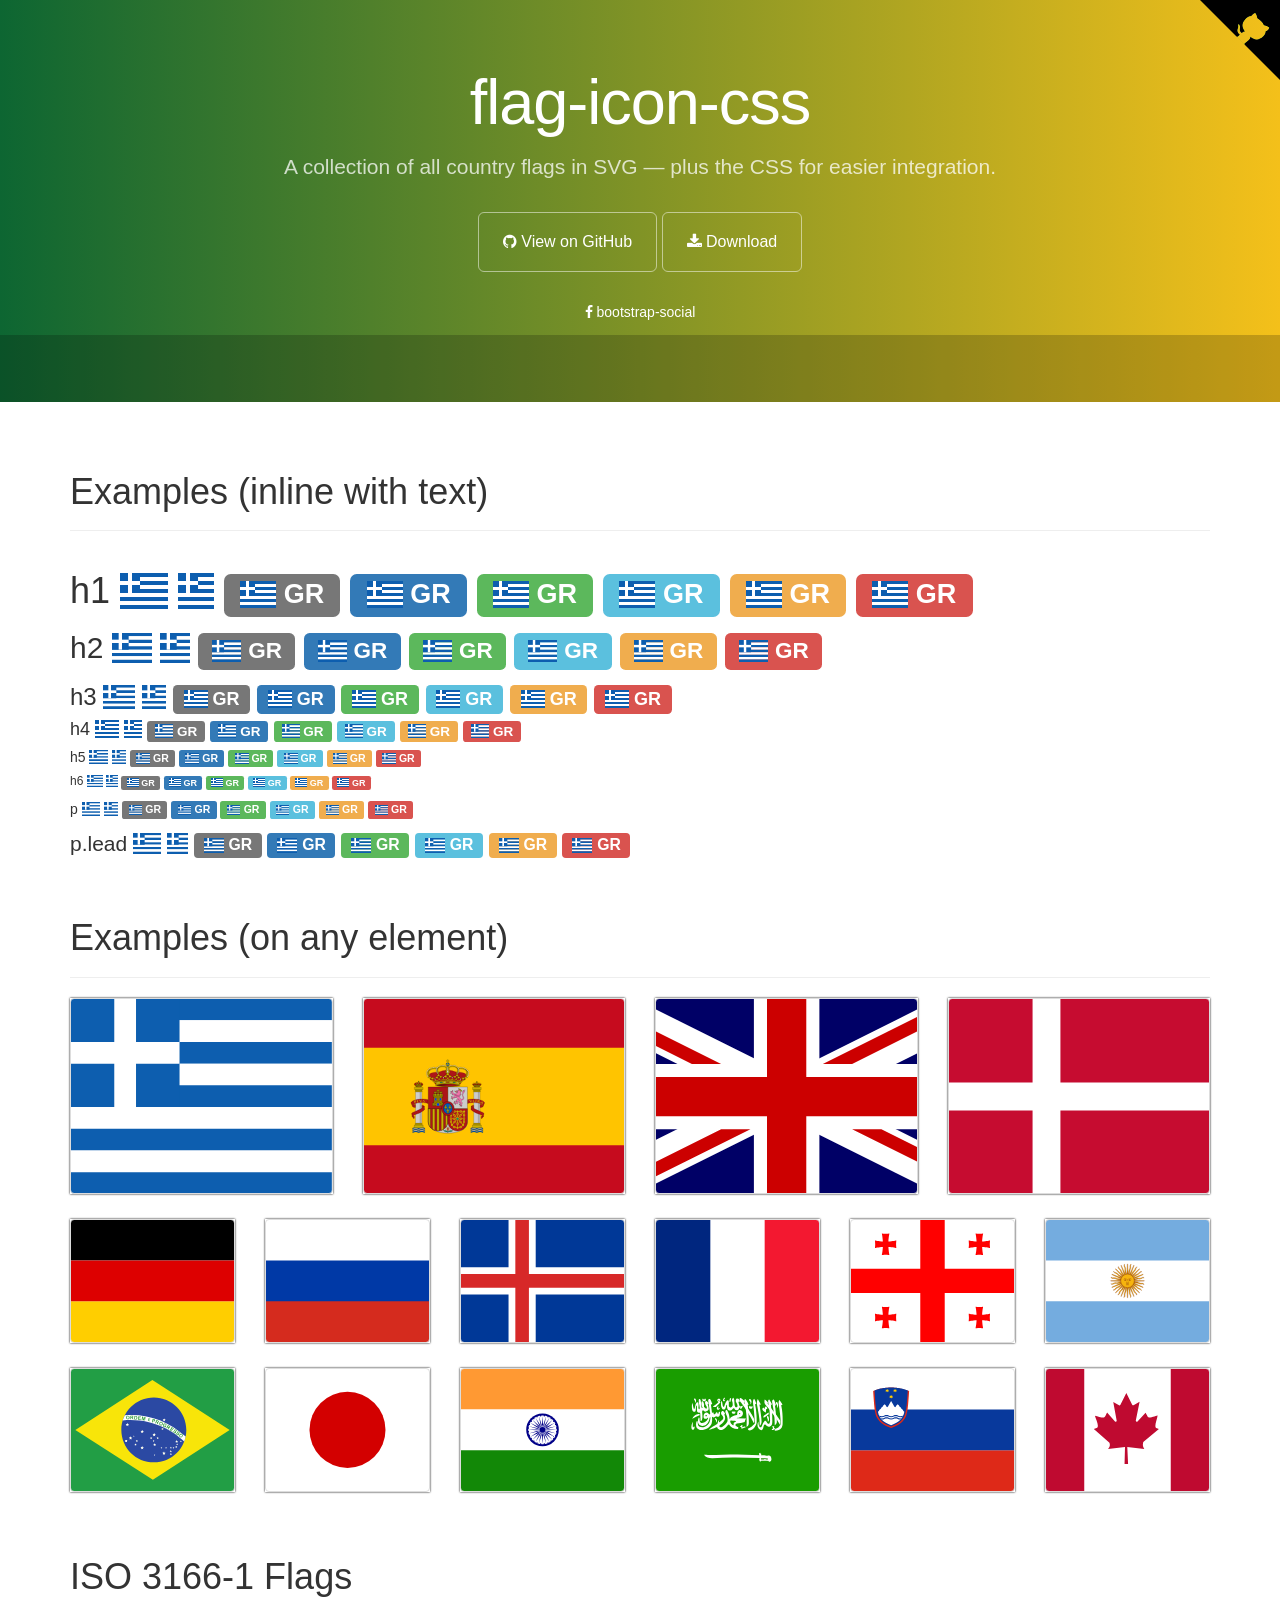
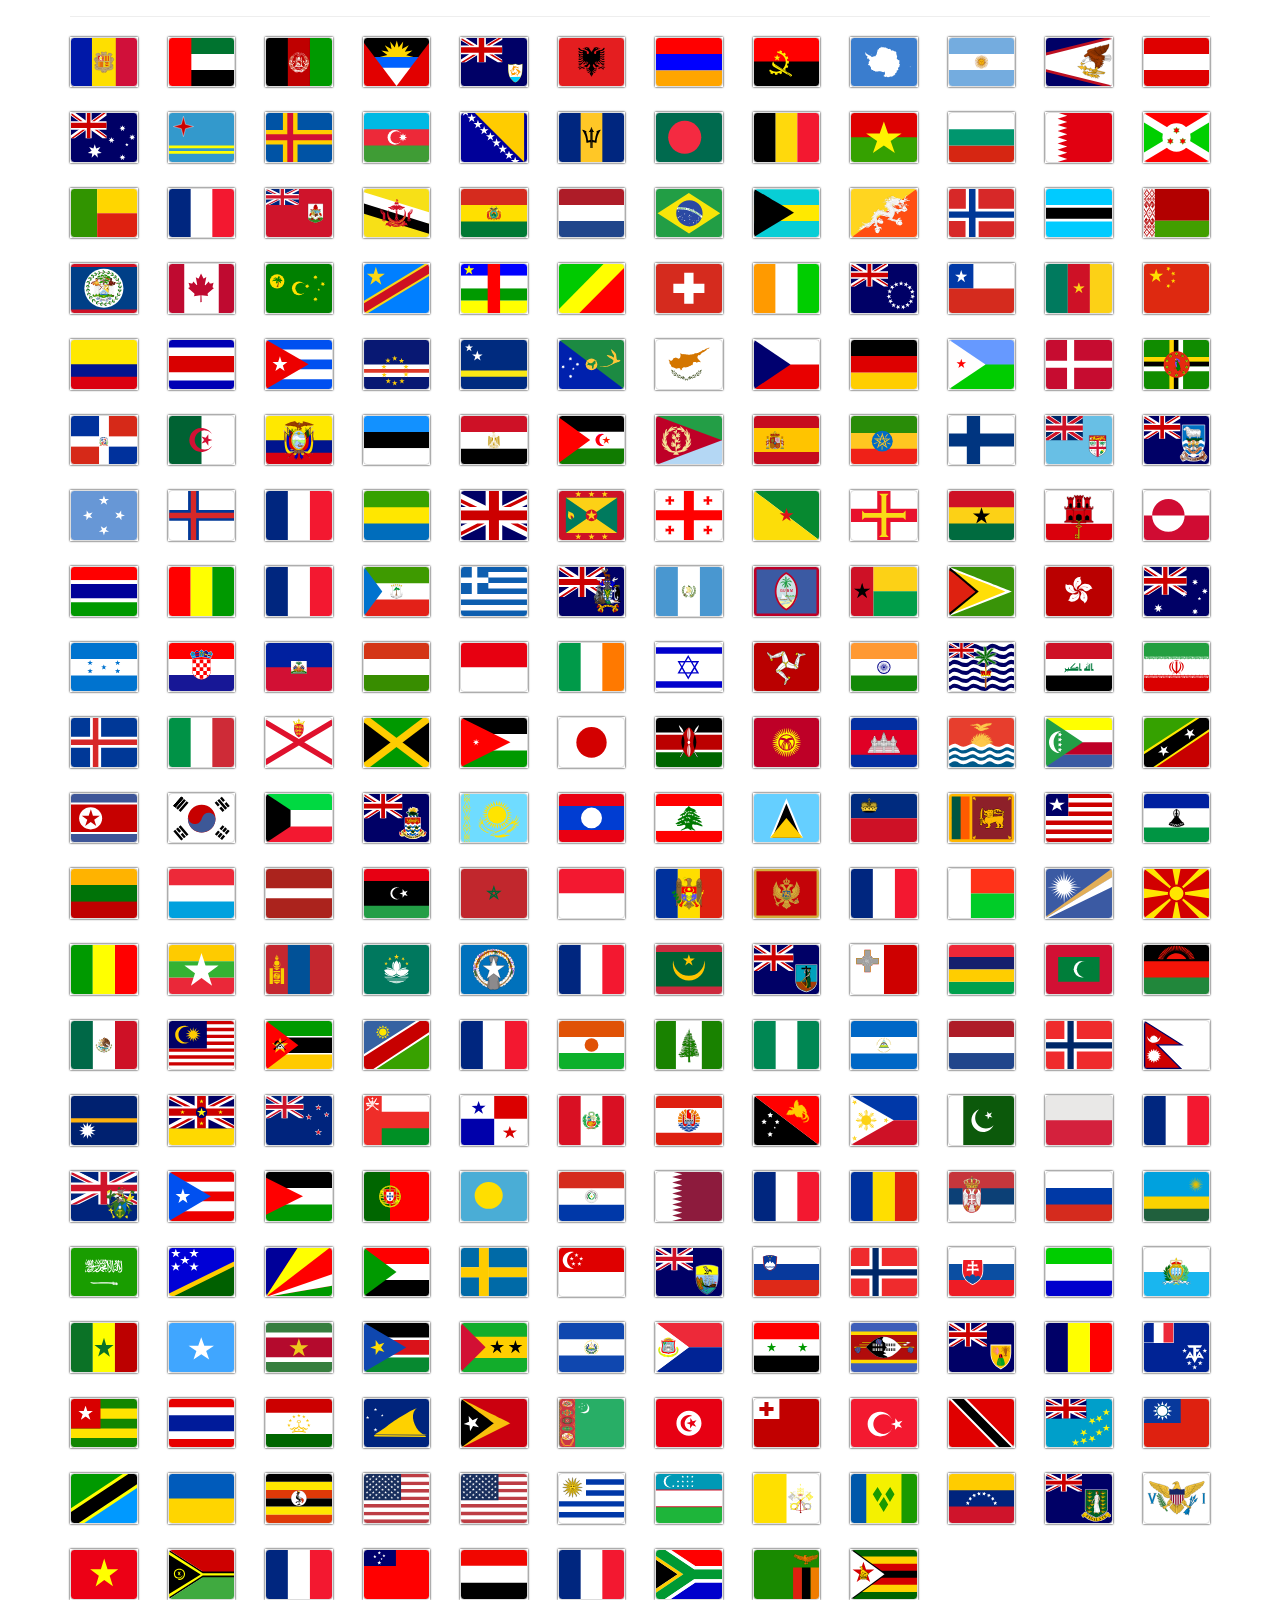
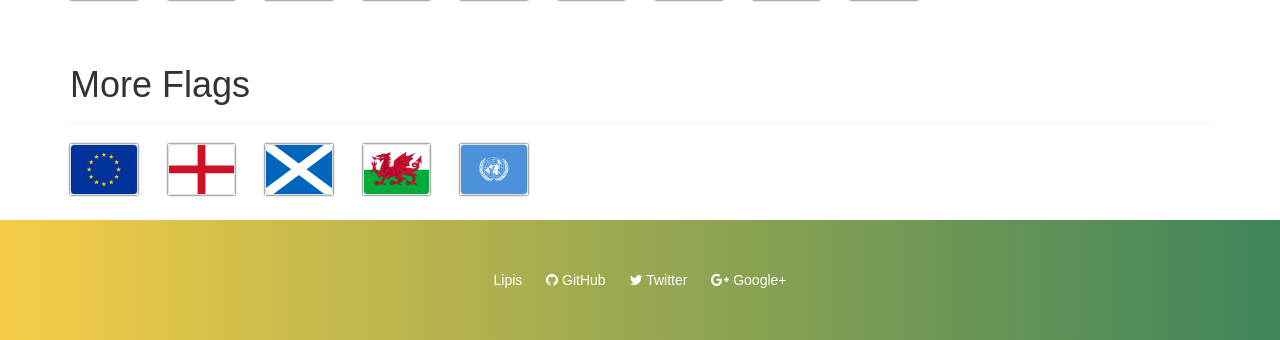
<file: src/assets/vendors/iconfonts/flag-icon-css/index.html>
<!DOCTYPE html>
<html lang="en">
  <head>
    <meta charset="utf-8">
    <meta name="viewport" content="width=device-width, initial-scale=1.0">
    <meta property="og:type" content="website" />
    <meta property="og:url" content="https://lipis.github.io/flag-icon-css/" />
    <title>SVG Country Flags | flag-icon-css</title>
    <link href="https://maxcdn.bootstrapcdn.com/bootstrap/3.3.6/css/bootstrap.min.css" rel="stylesheet" id="bootstrap">
    <link href="https://maxcdn.bootstrapcdn.com/font-awesome/4.5.0/css/font-awesome.min.css" rel="stylesheet">
    <link href="./assets/docs.css" rel="stylesheet">
    <link href="./css/flag-icon.css" rel="stylesheet"> </head>
  <body>
    <div class="jumbotron">
      <div class="container">
        <h1>flag-icon-css</h1>
        <p> A collection of all country flags in SVG — plus the CSS for easier integration. </p>
        <a href="https://github.com/lipis/flag-icon-css" class="btn btn-outline btn-lg">
          <span class="fa fa-github"></span> View on GitHub</a>
        <a href="https://github.com/lipis/flag-icon-css/archive/master.zip" class="btn btn-outline btn-lg">
          <span class="fa fa-download"></span> Download</a>
        <ul class="jumbotron-links">
          <li>
            <a href="https://lipis.github.io/bootstrap-social">
              <span class="fa fa-facebook"></span> bootstrap-social</a>
          </li>
        </ul>
      </div>
      <div class="bottom">
        <iframe src="https://ghbtns.com/github-btn.html?user=lipis&amp;repo=flag-icon-css&amp;type=watch&amp;count=true" class="social-share"></iframe>
      </div>
    </div>
    <script>
      if (window.location.hostname.indexOf('github') > 0)
      {
        window.location.replace("http://flag-icon-css.lip.is/");
      }
    </script>
    <div class="container">
      <section id="examples">
        <div class="page-header">
          <h1>Examples (inline with text)</h1>
        </div>
        <div class="no-wrap">
          <h1> h1
            <span class="flag-icon flag-icon-gr"></span>
            <span class="flag-icon flag-icon-squared flag-icon-gr"></span>
            <span class="label label-default">
              <span class="flag-icon flag-icon-gr"></span> GR</span>
            <span class="label label-primary">
              <span class="flag-icon flag-icon-gr"></span> GR</span>
            <span class="label label-success">
              <span class="flag-icon flag-icon-gr"></span> GR</span>
            <span class="label label-info">
              <span class="flag-icon flag-icon-gr"></span> GR</span>
            <span class="label label-warning">
              <span class="flag-icon flag-icon-gr"></span> GR</span>
            <span class="label label-danger">
              <span class="flag-icon flag-icon-gr"></span> GR</span>
          </h1>
          <h2> h2
            <span class="flag-icon flag-icon-gr"></span>
            <span class="flag-icon flag-icon-squared flag-icon-gr"></span>
            <span class="label label-default">
              <span class="flag-icon flag-icon-gr"></span> GR</span>
            <span class="label label-primary">
              <span class="flag-icon flag-icon-gr"></span> GR</span>
            <span class="label label-success">
              <span class="flag-icon flag-icon-gr"></span> GR</span>
            <span class="label label-info">
              <span class="flag-icon flag-icon-gr"></span> GR</span>
            <span class="label label-warning">
              <span class="flag-icon flag-icon-gr"></span> GR</span>
            <span class="label label-danger">
              <span class="flag-icon flag-icon-gr"></span> GR</span>
          </h2>
          <h3> h3
            <span class="flag-icon flag-icon-gr"></span>
            <span class="flag-icon flag-icon-squared flag-icon-gr"></span>
            <span class="label label-default">
              <span class="flag-icon flag-icon-gr"></span> GR</span>
            <span class="label label-primary">
              <span class="flag-icon flag-icon-gr"></span> GR</span>
            <span class="label label-success">
              <span class="flag-icon flag-icon-gr"></span> GR</span>
            <span class="label label-info">
              <span class="flag-icon flag-icon-gr"></span> GR</span>
            <span class="label label-warning">
              <span class="flag-icon flag-icon-gr"></span> GR</span>
            <span class="label label-danger">
              <span class="flag-icon flag-icon-gr"></span> GR</span>
          </h3>
          <h4> h4
            <span class="flag-icon flag-icon-gr"></span>
            <span class="flag-icon flag-icon-squared flag-icon-gr"></span>
            <span class="label label-default">
              <span class="flag-icon flag-icon-gr"></span> GR</span>
            <span class="label label-primary">
              <span class="flag-icon flag-icon-gr"></span> GR</span>
            <span class="label label-success">
              <span class="flag-icon flag-icon-gr"></span> GR</span>
            <span class="label label-info">
              <span class="flag-icon flag-icon-gr"></span> GR</span>
            <span class="label label-warning">
              <span class="flag-icon flag-icon-gr"></span> GR</span>
            <span class="label label-danger">
              <span class="flag-icon flag-icon-gr"></span> GR</span>
          </h4>
          <h5> h5
            <span class="flag-icon flag-icon-gr"></span>
            <span class="flag-icon flag-icon-squared flag-icon-gr"></span>
            <span class="label label-default">
              <span class="flag-icon flag-icon-gr"></span> GR</span>
            <span class="label label-primary">
              <span class="flag-icon flag-icon-gr"></span> GR</span>
            <span class="label label-success">
              <span class="flag-icon flag-icon-gr"></span> GR</span>
            <span class="label label-info">
              <span class="flag-icon flag-icon-gr"></span> GR</span>
            <span class="label label-warning">
              <span class="flag-icon flag-icon-gr"></span> GR</span>
            <span class="label label-danger">
              <span class="flag-icon flag-icon-gr"></span> GR</span>
          </h5>
          <h6> h6
            <span class="flag-icon flag-icon-gr"></span>
            <span class="flag-icon flag-icon-squared flag-icon-gr"></span>
            <span class="label label-default">
              <span class="flag-icon flag-icon-gr"></span> GR</span>
            <span class="label label-primary">
              <span class="flag-icon flag-icon-gr"></span> GR</span>
            <span class="label label-success">
              <span class="flag-icon flag-icon-gr"></span> GR</span>
            <span class="label label-info">
              <span class="flag-icon flag-icon-gr"></span> GR</span>
            <span class="label label-warning">
              <span class="flag-icon flag-icon-gr"></span> GR</span>
            <span class="label label-danger">
              <span class="flag-icon flag-icon-gr"></span> GR</span>
          </h6>
          <p> p
            <span class="flag-icon flag-icon-gr"></span>
            <span class="flag-icon flag-icon-squared flag-icon-gr"></span>
            <span class="label label-default">
              <span class="flag-icon flag-icon-gr"></span> GR</span>
            <span class="label label-primary">
              <span class="flag-icon flag-icon-gr"></span> GR</span>
            <span class="label label-success">
              <span class="flag-icon flag-icon-gr"></span> GR</span>
            <span class="label label-info">
              <span class="flag-icon flag-icon-gr"></span> GR</span>
            <span class="label label-warning">
              <span class="flag-icon flag-icon-gr"></span> GR</span>
            <span class="label label-danger">
              <span class="flag-icon flag-icon-gr"></span> GR</span>
          </p>
          <p class="lead"> p.lead
            <span class="flag-icon flag-icon-gr"></span>
            <span class="flag-icon flag-icon-squared flag-icon-gr"></span>
            <span class="label label-default">
              <span class="flag-icon flag-icon-gr"></span> GR</span>
            <span class="label label-primary">
              <span class="flag-icon flag-icon-gr"></span> GR</span>
            <span class="label label-success">
              <span class="flag-icon flag-icon-gr"></span> GR</span>
            <span class="label label-info">
              <span class="flag-icon flag-icon-gr"></span> GR</span>
            <span class="label label-warning">
              <span class="flag-icon flag-icon-gr"></span> GR</span>
            <span class="label label-danger">
              <span class="flag-icon flag-icon-gr"></span> GR</span>
          </p>
      </section>
      </section>
      <section id="more" class="d">
        <div class="page-header">
          <h1>Examples (on any element)</h1>
        </div>
        <div class="row">
          <div class="col-lg-3 col-md-4 col-sm-4 col-xs-6">
            <div class="flag-wrapper">
              <div class="img-thumbnail flag flag-icon-background flag-icon-gr"></div>
            </div>
          </div>
          <div class="col-lg-3 col-md-4 col-sm-4 col-xs-6">
            <div class="flag-wrapper">
              <div class="img-thumbnail flag flag-icon-background flag-icon-es"></div>
            </div>
          </div>
          <div class="col-lg-3 col-md-4 col-sm-4 col-xs-3">
            <div class="flag-wrapper">
              <div class="img-thumbnail flag flag-icon-background flag-icon-gb"></div>
            </div>
          </div>
          <div class="col-lg-3 col-sm-2 col-xs-3">
            <div class="flag-wrapper">
              <div class="img-thumbnail flag flag-icon-background flag-icon-dk"></div>
            </div>
          </div>
          <div class="col-sm-2 col-xs-3">
            <div class="flag-wrapper">
              <div class="img-thumbnail flag flag-icon-background flag-icon-de"></div>
            </div>
          </div>
          <div class="col-sm-2 col-xs-3">
            <div class="flag-wrapper">
              <div class="img-thumbnail flag flag-icon-background flag-icon-ru"></div>
            </div>
          </div>
          <div class="col-sm-2 col-xs-3">
            <div class="flag-wrapper">
              <div class="img-thumbnail flag flag-icon-background flag-icon-is"></div>
            </div>
          </div>
          <div class="col-sm-2 col-xs-3">
            <div class="flag-wrapper">
              <div class="img-thumbnail flag flag-icon-background flag-icon-fr"></div>
            </div>
          </div>
          <div class="col-sm-2 col-xs-3">
            <div class="flag-wrapper">
              <div class="img-thumbnail flag flag-icon-background flag-icon-ge"></div>
            </div>
          </div>
          <div class="col-sm-2 col-xs-3">
            <div class="flag-wrapper">
              <div class="img-thumbnail flag flag-icon-background flag-icon-ar"></div>
            </div>
          </div>
          <div class="col-sm-2 col-xs-3">
            <div class="flag-wrapper">
              <div class="img-thumbnail flag flag-icon-background flag-icon-br"></div>
            </div>
          </div>
          <div class="col-sm-2 col-xs-3">
            <div class="flag-wrapper">
              <div class="img-thumbnail flag flag-icon-background flag-icon-jp"></div>
            </div>
          </div>
          <div class="col-sm-2 col-xs-3 hidden-xs">
            <div class="flag-wrapper">
              <div class="img-thumbnail flag flag-icon-background flag-icon-in"></div>
            </div>
          </div>
          <div class="col-sm-2 col-xs-3">
            <div class="flag-wrapper">
              <div class="img-thumbnail flag flag-icon-background flag-icon-sa"></div>
            </div>
          </div>
          <div class="col-sm-2 col-xs-3">
            <div class="flag-wrapper">
              <div class="img-thumbnail flag flag-icon-background flag-icon-si"></div>
            </div>
          </div>
          <div class="col-sm-2 col-xs-3 visible-lg">
            <div class="flag-wrapper">
              <div class="img-thumbnail flag flag-icon-background flag-icon-ca"></div>
            </div>
          </div>
        </div>
      </section>
      <section class="all-flags">
        <div class="page-header">
          <h1>ISO 3166-1 Flags</h1>
        </div>
        <div class="row">
          <div class="col-md-1 col-sm-2 col-xs-3">
            <div class="flag-wrapper">
              <div class="img-thumbnail flag flag-icon-background flag-icon-ad" title="ad" id="ad"></div>
            </div>
          </div>
          <div class="col-md-1 col-sm-2 col-xs-3">
            <div class="flag-wrapper">
              <div class="img-thumbnail flag flag-icon-background flag-icon-ae" title="ae" id="ae"></div>
            </div>
          </div>
          <div class="col-md-1 col-sm-2 col-xs-3">
            <div class="flag-wrapper">
              <div class="img-thumbnail flag flag-icon-background flag-icon-af" title="af" id="af"></div>
            </div>
          </div>
          <div class="col-md-1 col-sm-2 col-xs-3">
            <div class="flag-wrapper">
              <div class="img-thumbnail flag flag-icon-background flag-icon-ag" title="ag" id="ag"></div>
            </div>
          </div>
          <div class="col-md-1 col-sm-2 col-xs-3">
            <div class="flag-wrapper">
              <div class="img-thumbnail flag flag-icon-background flag-icon-ai" title="ai" id="ai"></div>
            </div>
          </div>
          <div class="col-md-1 col-sm-2 col-xs-3">
            <div class="flag-wrapper">
              <div class="img-thumbnail flag flag-icon-background flag-icon-al" title="al" id="al"></div>
            </div>
          </div>
          <div class="col-md-1 col-sm-2 col-xs-3">
            <div class="flag-wrapper">
              <div class="img-thumbnail flag flag-icon-background flag-icon-am" title="am" id="am"></div>
            </div>
          </div>
          <div class="col-md-1 col-sm-2 col-xs-3">
            <div class="flag-wrapper">
              <div class="img-thumbnail flag flag-icon-background flag-icon-ao" title="ao" id="ao"></div>
            </div>
          </div>
          <div class="col-md-1 col-sm-2 col-xs-3">
            <div class="flag-wrapper">
              <div class="img-thumbnail flag flag-icon-background flag-icon-aq" title="aq" id="aq"></div>
            </div>
          </div>
          <div class="col-md-1 col-sm-2 col-xs-3">
            <div class="flag-wrapper">
              <div class="img-thumbnail flag flag-icon-background flag-icon-ar" title="ar" id="ar"></div>
            </div>
          </div>
          <div class="col-md-1 col-sm-2 col-xs-3">
            <div class="flag-wrapper">
              <div class="img-thumbnail flag flag-icon-background flag-icon-as" title="as" id="as"></div>
            </div>
          </div>
          <div class="col-md-1 col-sm-2 col-xs-3">
            <div class="flag-wrapper">
              <div class="img-thumbnail flag flag-icon-background flag-icon-at" title="at" id="at"></div>
            </div>
          </div>
          <div class="col-md-1 col-sm-2 col-xs-3">
            <div class="flag-wrapper">
              <div class="img-thumbnail flag flag-icon-background flag-icon-au" title="au" id="au"></div>
            </div>
          </div>
          <div class="col-md-1 col-sm-2 col-xs-3">
            <div class="flag-wrapper">
              <div class="img-thumbnail flag flag-icon-background flag-icon-aw" title="aw" id="aw"></div>
            </div>
          </div>
          <div class="col-md-1 col-sm-2 col-xs-3">
            <div class="flag-wrapper">
              <div class="img-thumbnail flag flag-icon-background flag-icon-ax" title="ax" id="ax"></div>
            </div>
          </div>
          <div class="col-md-1 col-sm-2 col-xs-3">
            <div class="flag-wrapper">
              <div class="img-thumbnail flag flag-icon-background flag-icon-az" title="az" id="az"></div>
            </div>
          </div>
          <div class="col-md-1 col-sm-2 col-xs-3">
            <div class="flag-wrapper">
              <div class="img-thumbnail flag flag-icon-background flag-icon-ba" title="ba" id="ba"></div>
            </div>
          </div>
          <div class="col-md-1 col-sm-2 col-xs-3">
            <div class="flag-wrapper">
              <div class="img-thumbnail flag flag-icon-background flag-icon-bb" title="bb" id="bb"></div>
            </div>
          </div>
          <div class="col-md-1 col-sm-2 col-xs-3">
            <div class="flag-wrapper">
              <div class="img-thumbnail flag flag-icon-background flag-icon-bd" title="bd" id="bd"></div>
            </div>
          </div>
          <div class="col-md-1 col-sm-2 col-xs-3">
            <div class="flag-wrapper">
              <div class="img-thumbnail flag flag-icon-background flag-icon-be" title="be" id="be"></div>
            </div>
          </div>
          <div class="col-md-1 col-sm-2 col-xs-3">
            <div class="flag-wrapper">
              <div class="img-thumbnail flag flag-icon-background flag-icon-bf" title="bf" id="bf"></div>
            </div>
          </div>
          <div class="col-md-1 col-sm-2 col-xs-3">
            <div class="flag-wrapper">
              <div class="img-thumbnail flag flag-icon-background flag-icon-bg" title="bg" id="bg"></div>
            </div>
          </div>
          <div class="col-md-1 col-sm-2 col-xs-3">
            <div class="flag-wrapper">
              <div class="img-thumbnail flag flag-icon-background flag-icon-bh" title="bh" id="bh"></div>
            </div>
          </div>
          <div class="col-md-1 col-sm-2 col-xs-3">
            <div class="flag-wrapper">
              <div class="img-thumbnail flag flag-icon-background flag-icon-bi" title="bi" id="bi"></div>
            </div>
          </div>
          <div class="col-md-1 col-sm-2 col-xs-3">
            <div class="flag-wrapper">
              <div class="img-thumbnail flag flag-icon-background flag-icon-bj" title="bj" id="bj"></div>
            </div>
          </div>
          <div class="col-md-1 col-sm-2 col-xs-3">
            <div class="flag-wrapper">
              <div class="img-thumbnail flag flag-icon-background flag-icon-bl" title="bl" id="bl"></div>
            </div>
          </div>
          <div class="col-md-1 col-sm-2 col-xs-3">
            <div class="flag-wrapper">
              <div class="img-thumbnail flag flag-icon-background flag-icon-bm" title="bm" id="bm"></div>
            </div>
          </div>
          <div class="col-md-1 col-sm-2 col-xs-3">
            <div class="flag-wrapper">
              <div class="img-thumbnail flag flag-icon-background flag-icon-bn" title="bn" id="bn"></div>
            </div>
          </div>
          <div class="col-md-1 col-sm-2 col-xs-3">
            <div class="flag-wrapper">
              <div class="img-thumbnail flag flag-icon-background flag-icon-bo" title="bo" id="bo"></div>
            </div>
          </div>
          <div class="col-md-1 col-sm-2 col-xs-3">
            <div class="flag-wrapper">
              <div class="img-thumbnail flag flag-icon-background flag-icon-bq" title="bq" id="bq"></div>
            </div>
          </div>
          <div class="col-md-1 col-sm-2 col-xs-3">
            <div class="flag-wrapper">
              <div class="img-thumbnail flag flag-icon-background flag-icon-br" title="br" id="br"></div>
            </div>
          </div>
          <div class="col-md-1 col-sm-2 col-xs-3">
            <div class="flag-wrapper">
              <div class="img-thumbnail flag flag-icon-background flag-icon-bs" title="bs" id="bs"></div>
            </div>
          </div>
          <div class="col-md-1 col-sm-2 col-xs-3">
            <div class="flag-wrapper">
              <div class="img-thumbnail flag flag-icon-background flag-icon-bt" title="bt" id="bt"></div>
            </div>
          </div>
          <div class="col-md-1 col-sm-2 col-xs-3">
            <div class="flag-wrapper">
              <div class="img-thumbnail flag flag-icon-background flag-icon-bv" title="bv" id="bv"></div>
            </div>
          </div>
          <div class="col-md-1 col-sm-2 col-xs-3">
            <div class="flag-wrapper">
              <div class="img-thumbnail flag flag-icon-background flag-icon-bw" title="bw" id="bw"></div>
            </div>
          </div>
          <div class="col-md-1 col-sm-2 col-xs-3">
            <div class="flag-wrapper">
              <div class="img-thumbnail flag flag-icon-background flag-icon-by" title="by" id="by"></div>
            </div>
          </div>
          <div class="col-md-1 col-sm-2 col-xs-3">
            <div class="flag-wrapper">
              <div class="img-thumbnail flag flag-icon-background flag-icon-bz" title="bz" id="bz"></div>
            </div>
          </div>
          <div class="col-md-1 col-sm-2 col-xs-3">
            <div class="flag-wrapper">
              <div class="img-thumbnail flag flag-icon-background flag-icon-ca" title="ca" id="ca"></div>
            </div>
          </div>
          <div class="col-md-1 col-sm-2 col-xs-3">
            <div class="flag-wrapper">
              <div class="img-thumbnail flag flag-icon-background flag-icon-cc" title="cc" id="cc"></div>
            </div>
          </div>
          <div class="col-md-1 col-sm-2 col-xs-3">
            <div class="flag-wrapper">
              <div class="img-thumbnail flag flag-icon-background flag-icon-cd" title="cd" id="cd"></div>
            </div>
          </div>
          <div class="col-md-1 col-sm-2 col-xs-3">
            <div class="flag-wrapper">
              <div class="img-thumbnail flag flag-icon-background flag-icon-cf" title="cf" id="cf"></div>
            </div>
          </div>
          <div class="col-md-1 col-sm-2 col-xs-3">
            <div class="flag-wrapper">
              <div class="img-thumbnail flag flag-icon-background flag-icon-cg" title="cg" id="cg"></div>
            </div>
          </div>
          <div class="col-md-1 col-sm-2 col-xs-3">
            <div class="flag-wrapper">
              <div class="img-thumbnail flag flag-icon-background flag-icon-ch" title="ch" id="ch"></div>
            </div>
          </div>
          <div class="col-md-1 col-sm-2 col-xs-3">
            <div class="flag-wrapper">
              <div class="img-thumbnail flag flag-icon-background flag-icon-ci" title="ci" id="ci"></div>
            </div>
          </div>
          <div class="col-md-1 col-sm-2 col-xs-3">
            <div class="flag-wrapper">
              <div class="img-thumbnail flag flag-icon-background flag-icon-ck" title="ck" id="ck"></div>
            </div>
          </div>
          <div class="col-md-1 col-sm-2 col-xs-3">
            <div class="flag-wrapper">
              <div class="img-thumbnail flag flag-icon-background flag-icon-cl" title="cl" id="cl"></div>
            </div>
          </div>
          <div class="col-md-1 col-sm-2 col-xs-3">
            <div class="flag-wrapper">
              <div class="img-thumbnail flag flag-icon-background flag-icon-cm" title="cm" id="cm"></div>
            </div>
          </div>
          <div class="col-md-1 col-sm-2 col-xs-3">
            <div class="flag-wrapper">
              <div class="img-thumbnail flag flag-icon-background flag-icon-cn" title="cn" id="cn"></div>
            </div>
          </div>
          <div class="col-md-1 col-sm-2 col-xs-3">
            <div class="flag-wrapper">
              <div class="img-thumbnail flag flag-icon-background flag-icon-co" title="co" id="co"></div>
            </div>
          </div>
          <div class="col-md-1 col-sm-2 col-xs-3">
            <div class="flag-wrapper">
              <div class="img-thumbnail flag flag-icon-background flag-icon-cr" title="cr" id="cr"></div>
            </div>
          </div>
          <div class="col-md-1 col-sm-2 col-xs-3">
            <div class="flag-wrapper">
              <div class="img-thumbnail flag flag-icon-background flag-icon-cu" title="cu" id="cu"></div>
            </div>
          </div>
          <div class="col-md-1 col-sm-2 col-xs-3">
            <div class="flag-wrapper">
              <div class="img-thumbnail flag flag-icon-background flag-icon-cv" title="cv" id="cv"></div>
            </div>
          </div>
          <div class="col-md-1 col-sm-2 col-xs-3">
            <div class="flag-wrapper">
              <div class="img-thumbnail flag flag-icon-background flag-icon-cw" title="cw" id="cw"></div>
            </div>
          </div>
          <div class="col-md-1 col-sm-2 col-xs-3">
            <div class="flag-wrapper">
              <div class="img-thumbnail flag flag-icon-background flag-icon-cx" title="cx" id="cx"></div>
            </div>
          </div>
          <div class="col-md-1 col-sm-2 col-xs-3">
            <div class="flag-wrapper">
              <div class="img-thumbnail flag flag-icon-background flag-icon-cy" title="cy" id="cy"></div>
            </div>
          </div>
          <div class="col-md-1 col-sm-2 col-xs-3">
            <div class="flag-wrapper">
              <div class="img-thumbnail flag flag-icon-background flag-icon-cz" title="cz" id="cz"></div>
            </div>
          </div>
          <div class="col-md-1 col-sm-2 col-xs-3">
            <div class="flag-wrapper">
              <div class="img-thumbnail flag flag-icon-background flag-icon-de" title="de" id="de"></div>
            </div>
          </div>
          <div class="col-md-1 col-sm-2 col-xs-3">
            <div class="flag-wrapper">
              <div class="img-thumbnail flag flag-icon-background flag-icon-dj" title="dj" id="dj"></div>
            </div>
          </div>
          <div class="col-md-1 col-sm-2 col-xs-3">
            <div class="flag-wrapper">
              <div class="img-thumbnail flag flag-icon-background flag-icon-dk" title="dk" id="dk"></div>
            </div>
          </div>
          <div class="col-md-1 col-sm-2 col-xs-3">
            <div class="flag-wrapper">
              <div class="img-thumbnail flag flag-icon-background flag-icon-dm" title="dm" id="dm"></div>
            </div>
          </div>
          <div class="col-md-1 col-sm-2 col-xs-3">
            <div class="flag-wrapper">
              <div class="img-thumbnail flag flag-icon-background flag-icon-do" title="do" id="do"></div>
            </div>
          </div>
          <div class="col-md-1 col-sm-2 col-xs-3">
            <div class="flag-wrapper">
              <div class="img-thumbnail flag flag-icon-background flag-icon-dz" title="dz" id="dz"></div>
            </div>
          </div>
          <div class="col-md-1 col-sm-2 col-xs-3">
            <div class="flag-wrapper">
              <div class="img-thumbnail flag flag-icon-background flag-icon-ec" title="ec" id="ec"></div>
            </div>
          </div>
          <div class="col-md-1 col-sm-2 col-xs-3">
            <div class="flag-wrapper">
              <div class="img-thumbnail flag flag-icon-background flag-icon-ee" title="ee" id="ee"></div>
            </div>
          </div>
          <div class="col-md-1 col-sm-2 col-xs-3">
            <div class="flag-wrapper">
              <div class="img-thumbnail flag flag-icon-background flag-icon-eg" title="eg" id="eg"></div>
            </div>
          </div>
          <div class="col-md-1 col-sm-2 col-xs-3">
            <div class="flag-wrapper">
              <div class="img-thumbnail flag flag-icon-background flag-icon-eh" title="eh" id="eh"></div>
            </div>
          </div>
          <div class="col-md-1 col-sm-2 col-xs-3">
            <div class="flag-wrapper">
              <div class="img-thumbnail flag flag-icon-background flag-icon-er" title="er" id="er"></div>
            </div>
          </div>
          <div class="col-md-1 col-sm-2 col-xs-3">
            <div class="flag-wrapper">
              <div class="img-thumbnail flag flag-icon-background flag-icon-es" title="es" id="es"></div>
            </div>
          </div>
          <div class="col-md-1 col-sm-2 col-xs-3">
            <div class="flag-wrapper">
              <div class="img-thumbnail flag flag-icon-background flag-icon-et" title="et" id="et"></div>
            </div>
          </div>
          <div class="col-md-1 col-sm-2 col-xs-3">
            <div class="flag-wrapper">
              <div class="img-thumbnail flag flag-icon-background flag-icon-fi" title="fi" id="fi"></div>
            </div>
          </div>
          <div class="col-md-1 col-sm-2 col-xs-3">
            <div class="flag-wrapper">
              <div class="img-thumbnail flag flag-icon-background flag-icon-fj" title="fj" id="fj"></div>
            </div>
          </div>
          <div class="col-md-1 col-sm-2 col-xs-3">
            <div class="flag-wrapper">
              <div class="img-thumbnail flag flag-icon-background flag-icon-fk" title="fk" id="fk"></div>
            </div>
          </div>
          <div class="col-md-1 col-sm-2 col-xs-3">
            <div class="flag-wrapper">
              <div class="img-thumbnail flag flag-icon-background flag-icon-fm" title="fm" id="fm"></div>
            </div>
          </div>
          <div class="col-md-1 col-sm-2 col-xs-3">
            <div class="flag-wrapper">
              <div class="img-thumbnail flag flag-icon-background flag-icon-fo" title="fo" id="fo"></div>
            </div>
          </div>
          <div class="col-md-1 col-sm-2 col-xs-3">
            <div class="flag-wrapper">
              <div class="img-thumbnail flag flag-icon-background flag-icon-fr" title="fr" id="fr"></div>
            </div>
          </div>
          <div class="col-md-1 col-sm-2 col-xs-3">
            <div class="flag-wrapper">
              <div class="img-thumbnail flag flag-icon-background flag-icon-ga" title="ga" id="ga"></div>
            </div>
          </div>
          <div class="col-md-1 col-sm-2 col-xs-3">
            <div class="flag-wrapper">
              <div class="img-thumbnail flag flag-icon-background flag-icon-gb" title="gb" id="gb"></div>
            </div>
          </div>
          <div class="col-md-1 col-sm-2 col-xs-3">
            <div class="flag-wrapper">
              <div class="img-thumbnail flag flag-icon-background flag-icon-gd" title="gd" id="gd"></div>
            </div>
          </div>
          <div class="col-md-1 col-sm-2 col-xs-3">
            <div class="flag-wrapper">
              <div class="img-thumbnail flag flag-icon-background flag-icon-ge" title="ge" id="ge"></div>
            </div>
          </div>
          <div class="col-md-1 col-sm-2 col-xs-3">
            <div class="flag-wrapper">
              <div class="img-thumbnail flag flag-icon-background flag-icon-gf" title="gf" id="gf"></div>
            </div>
          </div>
          <div class="col-md-1 col-sm-2 col-xs-3">
            <div class="flag-wrapper">
              <div class="img-thumbnail flag flag-icon-background flag-icon-gg" title="gg" id="gg"></div>
            </div>
          </div>
          <div class="col-md-1 col-sm-2 col-xs-3">
            <div class="flag-wrapper">
              <div class="img-thumbnail flag flag-icon-background flag-icon-gh" title="gh" id="gh"></div>
            </div>
          </div>
          <div class="col-md-1 col-sm-2 col-xs-3">
            <div class="flag-wrapper">
              <div class="img-thumbnail flag flag-icon-background flag-icon-gi" title="gi" id="gi"></div>
            </div>
          </div>
          <div class="col-md-1 col-sm-2 col-xs-3">
            <div class="flag-wrapper">
              <div class="img-thumbnail flag flag-icon-background flag-icon-gl" title="gl" id="gl"></div>
            </div>
          </div>
          <div class="col-md-1 col-sm-2 col-xs-3">
            <div class="flag-wrapper">
              <div class="img-thumbnail flag flag-icon-background flag-icon-gm" title="gm" id="gm"></div>
            </div>
          </div>
          <div class="col-md-1 col-sm-2 col-xs-3">
            <div class="flag-wrapper">
              <div class="img-thumbnail flag flag-icon-background flag-icon-gn" title="gn" id="gn"></div>
            </div>
          </div>
          <div class="col-md-1 col-sm-2 col-xs-3">
            <div class="flag-wrapper">
              <div class="img-thumbnail flag flag-icon-background flag-icon-gp" title="gp" id="gp"></div>
            </div>
          </div>
          <div class="col-md-1 col-sm-2 col-xs-3">
            <div class="flag-wrapper">
              <div class="img-thumbnail flag flag-icon-background flag-icon-gq" title="gq" id="gq"></div>
            </div>
          </div>
          <div class="col-md-1 col-sm-2 col-xs-3">
            <div class="flag-wrapper">
              <div class="img-thumbnail flag flag-icon-background flag-icon-gr" title="gr" id="gr"></div>
            </div>
          </div>
          <div class="col-md-1 col-sm-2 col-xs-3">
            <div class="flag-wrapper">
              <div class="img-thumbnail flag flag-icon-background flag-icon-gs" title="gs" id="gs"></div>
            </div>
          </div>
          <div class="col-md-1 col-sm-2 col-xs-3">
            <div class="flag-wrapper">
              <div class="img-thumbnail flag flag-icon-background flag-icon-gt" title="gt" id="gt"></div>
            </div>
          </div>
          <div class="col-md-1 col-sm-2 col-xs-3">
            <div class="flag-wrapper">
              <div class="img-thumbnail flag flag-icon-background flag-icon-gu" title="gu" id="gu"></div>
            </div>
          </div>
          <div class="col-md-1 col-sm-2 col-xs-3">
            <div class="flag-wrapper">
              <div class="img-thumbnail flag flag-icon-background flag-icon-gw" title="gw" id="gw"></div>
            </div>
          </div>
          <div class="col-md-1 col-sm-2 col-xs-3">
            <div class="flag-wrapper">
              <div class="img-thumbnail flag flag-icon-background flag-icon-gy" title="gy" id="gy"></div>
            </div>
          </div>
          <div class="col-md-1 col-sm-2 col-xs-3">
            <div class="flag-wrapper">
              <div class="img-thumbnail flag flag-icon-background flag-icon-hk" title="hk" id="hk"></div>
            </div>
          </div>
          <div class="col-md-1 col-sm-2 col-xs-3">
            <div class="flag-wrapper">
              <div class="img-thumbnail flag flag-icon-background flag-icon-hm" title="hm" id="hm"></div>
            </div>
          </div>
          <div class="col-md-1 col-sm-2 col-xs-3">
            <div class="flag-wrapper">
              <div class="img-thumbnail flag flag-icon-background flag-icon-hn" title="hn" id="hn"></div>
            </div>
          </div>
          <div class="col-md-1 col-sm-2 col-xs-3">
            <div class="flag-wrapper">
              <div class="img-thumbnail flag flag-icon-background flag-icon-hr" title="hr" id="hr"></div>
            </div>
          </div>
          <div class="col-md-1 col-sm-2 col-xs-3">
            <div class="flag-wrapper">
              <div class="img-thumbnail flag flag-icon-background flag-icon-ht" title="ht" id="ht"></div>
            </div>
          </div>
          <div class="col-md-1 col-sm-2 col-xs-3">
            <div class="flag-wrapper">
              <div class="img-thumbnail flag flag-icon-background flag-icon-hu" title="hu" id="hu"></div>
            </div>
          </div>
          <div class="col-md-1 col-sm-2 col-xs-3">
            <div class="flag-wrapper">
              <div class="img-thumbnail flag flag-icon-background flag-icon-id" title="id" id="id"></div>
            </div>
          </div>
          <div class="col-md-1 col-sm-2 col-xs-3">
            <div class="flag-wrapper">
              <div class="img-thumbnail flag flag-icon-background flag-icon-ie" title="ie" id="ie"></div>
            </div>
          </div>
          <div class="col-md-1 col-sm-2 col-xs-3">
            <div class="flag-wrapper">
              <div class="img-thumbnail flag flag-icon-background flag-icon-il" title="il" id="il"></div>
            </div>
          </div>
          <div class="col-md-1 col-sm-2 col-xs-3">
            <div class="flag-wrapper">
              <div class="img-thumbnail flag flag-icon-background flag-icon-im" title="im" id="im"></div>
            </div>
          </div>
          <div class="col-md-1 col-sm-2 col-xs-3">
            <div class="flag-wrapper">
              <div class="img-thumbnail flag flag-icon-background flag-icon-in" title="in" id="in"></div>
            </div>
          </div>
          <div class="col-md-1 col-sm-2 col-xs-3">
            <div class="flag-wrapper">
              <div class="img-thumbnail flag flag-icon-background flag-icon-io" title="io" id="io"></div>
            </div>
          </div>
          <div class="col-md-1 col-sm-2 col-xs-3">
            <div class="flag-wrapper">
              <div class="img-thumbnail flag flag-icon-background flag-icon-iq" title="iq" id="iq"></div>
            </div>
          </div>
          <div class="col-md-1 col-sm-2 col-xs-3">
            <div class="flag-wrapper">
              <div class="img-thumbnail flag flag-icon-background flag-icon-ir" title="ir" id="ir"></div>
            </div>
          </div>
          <div class="col-md-1 col-sm-2 col-xs-3">
            <div class="flag-wrapper">
              <div class="img-thumbnail flag flag-icon-background flag-icon-is" title="is" id="is"></div>
            </div>
          </div>
          <div class="col-md-1 col-sm-2 col-xs-3">
            <div class="flag-wrapper">
              <div class="img-thumbnail flag flag-icon-background flag-icon-it" title="it" id="it"></div>
            </div>
          </div>
          <div class="col-md-1 col-sm-2 col-xs-3">
            <div class="flag-wrapper">
              <div class="img-thumbnail flag flag-icon-background flag-icon-je" title="je" id="je"></div>
            </div>
          </div>
          <div class="col-md-1 col-sm-2 col-xs-3">
            <div class="flag-wrapper">
              <div class="img-thumbnail flag flag-icon-background flag-icon-jm" title="jm" id="jm"></div>
            </div>
          </div>
          <div class="col-md-1 col-sm-2 col-xs-3">
            <div class="flag-wrapper">
              <div class="img-thumbnail flag flag-icon-background flag-icon-jo" title="jo" id="jo"></div>
            </div>
          </div>
          <div class="col-md-1 col-sm-2 col-xs-3">
            <div class="flag-wrapper">
              <div class="img-thumbnail flag flag-icon-background flag-icon-jp" title="jp" id="jp"></div>
            </div>
          </div>
          <div class="col-md-1 col-sm-2 col-xs-3">
            <div class="flag-wrapper">
              <div class="img-thumbnail flag flag-icon-background flag-icon-ke" title="ke" id="ke"></div>
            </div>
          </div>
          <div class="col-md-1 col-sm-2 col-xs-3">
            <div class="flag-wrapper">
              <div class="img-thumbnail flag flag-icon-background flag-icon-kg" title="kg" id="kg"></div>
            </div>
          </div>
          <div class="col-md-1 col-sm-2 col-xs-3">
            <div class="flag-wrapper">
              <div class="img-thumbnail flag flag-icon-background flag-icon-kh" title="kh" id="kh"></div>
            </div>
          </div>
          <div class="col-md-1 col-sm-2 col-xs-3">
            <div class="flag-wrapper">
              <div class="img-thumbnail flag flag-icon-background flag-icon-ki" title="ki" id="ki"></div>
            </div>
          </div>
          <div class="col-md-1 col-sm-2 col-xs-3">
            <div class="flag-wrapper">
              <div class="img-thumbnail flag flag-icon-background flag-icon-km" title="km" id="km"></div>
            </div>
          </div>
          <div class="col-md-1 col-sm-2 col-xs-3">
            <div class="flag-wrapper">
              <div class="img-thumbnail flag flag-icon-background flag-icon-kn" title="kn" id="kn"></div>
            </div>
          </div>
          <div class="col-md-1 col-sm-2 col-xs-3">
            <div class="flag-wrapper">
              <div class="img-thumbnail flag flag-icon-background flag-icon-kp" title="kp" id="kp"></div>
            </div>
          </div>
          <div class="col-md-1 col-sm-2 col-xs-3">
            <div class="flag-wrapper">
              <div class="img-thumbnail flag flag-icon-background flag-icon-kr" title="kr" id="kr"></div>
            </div>
          </div>
          <div class="col-md-1 col-sm-2 col-xs-3">
            <div class="flag-wrapper">
              <div class="img-thumbnail flag flag-icon-background flag-icon-kw" title="kw" id="kw"></div>
            </div>
          </div>
          <div class="col-md-1 col-sm-2 col-xs-3">
            <div class="flag-wrapper">
              <div class="img-thumbnail flag flag-icon-background flag-icon-ky" title="ky" id="ky"></div>
            </div>
          </div>
          <div class="col-md-1 col-sm-2 col-xs-3">
            <div class="flag-wrapper">
              <div class="img-thumbnail flag flag-icon-background flag-icon-kz" title="kz" id="kz"></div>
            </div>
          </div>
          <div class="col-md-1 col-sm-2 col-xs-3">
            <div class="flag-wrapper">
              <div class="img-thumbnail flag flag-icon-background flag-icon-la" title="la" id="la"></div>
            </div>
          </div>
          <div class="col-md-1 col-sm-2 col-xs-3">
            <div class="flag-wrapper">
              <div class="img-thumbnail flag flag-icon-background flag-icon-lb" title="lb" id="lb"></div>
            </div>
          </div>
          <div class="col-md-1 col-sm-2 col-xs-3">
            <div class="flag-wrapper">
              <div class="img-thumbnail flag flag-icon-background flag-icon-lc" title="lc" id="lc"></div>
            </div>
          </div>
          <div class="col-md-1 col-sm-2 col-xs-3">
            <div class="flag-wrapper">
              <div class="img-thumbnail flag flag-icon-background flag-icon-li" title="li" id="li"></div>
            </div>
          </div>
          <div class="col-md-1 col-sm-2 col-xs-3">
            <div class="flag-wrapper">
              <div class="img-thumbnail flag flag-icon-background flag-icon-lk" title="lk" id="lk"></div>
            </div>
          </div>
          <div class="col-md-1 col-sm-2 col-xs-3">
            <div class="flag-wrapper">
              <div class="img-thumbnail flag flag-icon-background flag-icon-lr" title="lr" id="lr"></div>
            </div>
          </div>
          <div class="col-md-1 col-sm-2 col-xs-3">
            <div class="flag-wrapper">
              <div class="img-thumbnail flag flag-icon-background flag-icon-ls" title="ls" id="ls"></div>
            </div>
          </div>
          <div class="col-md-1 col-sm-2 col-xs-3">
            <div class="flag-wrapper">
              <div class="img-thumbnail flag flag-icon-background flag-icon-lt" title="lt" id="lt"></div>
            </div>
          </div>
          <div class="col-md-1 col-sm-2 col-xs-3">
            <div class="flag-wrapper">
              <div class="img-thumbnail flag flag-icon-background flag-icon-lu" title="lu" id="lu"></div>
            </div>
          </div>
          <div class="col-md-1 col-sm-2 col-xs-3">
            <div class="flag-wrapper">
              <div class="img-thumbnail flag flag-icon-background flag-icon-lv" title="lv" id="lv"></div>
            </div>
          </div>
          <div class="col-md-1 col-sm-2 col-xs-3">
            <div class="flag-wrapper">
              <div class="img-thumbnail flag flag-icon-background flag-icon-ly" title="ly" id="ly"></div>
            </div>
          </div>
          <div class="col-md-1 col-sm-2 col-xs-3">
            <div class="flag-wrapper">
              <div class="img-thumbnail flag flag-icon-background flag-icon-ma" title="ma" id="ma"></div>
            </div>
          </div>
          <div class="col-md-1 col-sm-2 col-xs-3">
            <div class="flag-wrapper">
              <div class="img-thumbnail flag flag-icon-background flag-icon-mc" title="mc" id="mc"></div>
            </div>
          </div>
          <div class="col-md-1 col-sm-2 col-xs-3">
            <div class="flag-wrapper">
              <div class="img-thumbnail flag flag-icon-background flag-icon-md" title="md" id="md"></div>
            </div>
          </div>
          <div class="col-md-1 col-sm-2 col-xs-3">
            <div class="flag-wrapper">
              <div class="img-thumbnail flag flag-icon-background flag-icon-me" title="me" id="me"></div>
            </div>
          </div>
          <div class="col-md-1 col-sm-2 col-xs-3">
            <div class="flag-wrapper">
              <div class="img-thumbnail flag flag-icon-background flag-icon-mf" title="mf" id="mf"></div>
            </div>
          </div>
          <div class="col-md-1 col-sm-2 col-xs-3">
            <div class="flag-wrapper">
              <div class="img-thumbnail flag flag-icon-background flag-icon-mg" title="mg" id="mg"></div>
            </div>
          </div>
          <div class="col-md-1 col-sm-2 col-xs-3">
            <div class="flag-wrapper">
              <div class="img-thumbnail flag flag-icon-background flag-icon-mh" title="mh" id="mh"></div>
            </div>
          </div>
          <div class="col-md-1 col-sm-2 col-xs-3">
            <div class="flag-wrapper">
              <div class="img-thumbnail flag flag-icon-background flag-icon-mk" title="mk" id="mk"></div>
            </div>
          </div>
          <div class="col-md-1 col-sm-2 col-xs-3">
            <div class="flag-wrapper">
              <div class="img-thumbnail flag flag-icon-background flag-icon-ml" title="ml" id="ml"></div>
            </div>
          </div>
          <div class="col-md-1 col-sm-2 col-xs-3">
            <div class="flag-wrapper">
              <div class="img-thumbnail flag flag-icon-background flag-icon-mm" title="mm" id="mm"></div>
            </div>
          </div>
          <div class="col-md-1 col-sm-2 col-xs-3">
            <div class="flag-wrapper">
              <div class="img-thumbnail flag flag-icon-background flag-icon-mn" title="mn" id="mn"></div>
            </div>
          </div>
          <div class="col-md-1 col-sm-2 col-xs-3">
            <div class="flag-wrapper">
              <div class="img-thumbnail flag flag-icon-background flag-icon-mo" title="mo" id="mo"></div>
            </div>
          </div>
          <div class="col-md-1 col-sm-2 col-xs-3">
            <div class="flag-wrapper">
              <div class="img-thumbnail flag flag-icon-background flag-icon-mp" title="mp" id="mp"></div>
            </div>
          </div>
          <div class="col-md-1 col-sm-2 col-xs-3">
            <div class="flag-wrapper">
              <div class="img-thumbnail flag flag-icon-background flag-icon-mq" title="mq" id="mq"></div>
            </div>
          </div>
          <div class="col-md-1 col-sm-2 col-xs-3">
            <div class="flag-wrapper">
              <div class="img-thumbnail flag flag-icon-background flag-icon-mr" title="mr" id="mr"></div>
            </div>
          </div>
          <div class="col-md-1 col-sm-2 col-xs-3">
            <div class="flag-wrapper">
              <div class="img-thumbnail flag flag-icon-background flag-icon-ms" title="ms" id="ms"></div>
            </div>
          </div>
          <div class="col-md-1 col-sm-2 col-xs-3">
            <div class="flag-wrapper">
              <div class="img-thumbnail flag flag-icon-background flag-icon-mt" title="mt" id="mt"></div>
            </div>
          </div>
          <div class="col-md-1 col-sm-2 col-xs-3">
            <div class="flag-wrapper">
              <div class="img-thumbnail flag flag-icon-background flag-icon-mu" title="mu" id="mu"></div>
            </div>
          </div>
          <div class="col-md-1 col-sm-2 col-xs-3">
            <div class="flag-wrapper">
              <div class="img-thumbnail flag flag-icon-background flag-icon-mv" title="mv" id="mv"></div>
            </div>
          </div>
          <div class="col-md-1 col-sm-2 col-xs-3">
            <div class="flag-wrapper">
              <div class="img-thumbnail flag flag-icon-background flag-icon-mw" title="mw" id="mw"></div>
            </div>
          </div>
          <div class="col-md-1 col-sm-2 col-xs-3">
            <div class="flag-wrapper">
              <div class="img-thumbnail flag flag-icon-background flag-icon-mx" title="mx" id="mx"></div>
            </div>
          </div>
          <div class="col-md-1 col-sm-2 col-xs-3">
            <div class="flag-wrapper">
              <div class="img-thumbnail flag flag-icon-background flag-icon-my" title="my" id="my"></div>
            </div>
          </div>
          <div class="col-md-1 col-sm-2 col-xs-3">
            <div class="flag-wrapper">
              <div class="img-thumbnail flag flag-icon-background flag-icon-mz" title="mz" id="mz"></div>
            </div>
          </div>
          <div class="col-md-1 col-sm-2 col-xs-3">
            <div class="flag-wrapper">
              <div class="img-thumbnail flag flag-icon-background flag-icon-na" title="na" id="na"></div>
            </div>
          </div>
          <div class="col-md-1 col-sm-2 col-xs-3">
            <div class="flag-wrapper">
              <div class="img-thumbnail flag flag-icon-background flag-icon-nc" title="nc" id="nc"></div>
            </div>
          </div>
          <div class="col-md-1 col-sm-2 col-xs-3">
            <div class="flag-wrapper">
              <div class="img-thumbnail flag flag-icon-background flag-icon-ne" title="ne" id="ne"></div>
            </div>
          </div>
          <div class="col-md-1 col-sm-2 col-xs-3">
            <div class="flag-wrapper">
              <div class="img-thumbnail flag flag-icon-background flag-icon-nf" title="nf" id="nf"></div>
            </div>
          </div>
          <div class="col-md-1 col-sm-2 col-xs-3">
            <div class="flag-wrapper">
              <div class="img-thumbnail flag flag-icon-background flag-icon-ng" title="ng" id="ng"></div>
            </div>
          </div>
          <div class="col-md-1 col-sm-2 col-xs-3">
            <div class="flag-wrapper">
              <div class="img-thumbnail flag flag-icon-background flag-icon-ni" title="ni" id="ni"></div>
            </div>
          </div>
          <div class="col-md-1 col-sm-2 col-xs-3">
            <div class="flag-wrapper">
              <div class="img-thumbnail flag flag-icon-background flag-icon-nl" title="nl" id="nl"></div>
            </div>
          </div>
          <div class="col-md-1 col-sm-2 col-xs-3">
            <div class="flag-wrapper">
              <div class="img-thumbnail flag flag-icon-background flag-icon-no" title="no" id="no"></div>
            </div>
          </div>
          <div class="col-md-1 col-sm-2 col-xs-3">
            <div class="flag-wrapper">
              <div class="img-thumbnail flag flag-icon-background flag-icon-np" title="np" id="np"></div>
            </div>
          </div>
          <div class="col-md-1 col-sm-2 col-xs-3">
            <div class="flag-wrapper">
              <div class="img-thumbnail flag flag-icon-background flag-icon-nr" title="nr" id="nr"></div>
            </div>
          </div>
          <div class="col-md-1 col-sm-2 col-xs-3">
            <div class="flag-wrapper">
              <div class="img-thumbnail flag flag-icon-background flag-icon-nu" title="nu" id="nu"></div>
            </div>
          </div>
          <div class="col-md-1 col-sm-2 col-xs-3">
            <div class="flag-wrapper">
              <div class="img-thumbnail flag flag-icon-background flag-icon-nz" title="nz" id="nz"></div>
            </div>
          </div>
          <div class="col-md-1 col-sm-2 col-xs-3">
            <div class="flag-wrapper">
              <div class="img-thumbnail flag flag-icon-background flag-icon-om" title="om" id="om"></div>
            </div>
          </div>
          <div class="col-md-1 col-sm-2 col-xs-3">
            <div class="flag-wrapper">
              <div class="img-thumbnail flag flag-icon-background flag-icon-pa" title="pa" id="pa"></div>
            </div>
          </div>
          <div class="col-md-1 col-sm-2 col-xs-3">
            <div class="flag-wrapper">
              <div class="img-thumbnail flag flag-icon-background flag-icon-pe" title="pe" id="pe"></div>
            </div>
          </div>
          <div class="col-md-1 col-sm-2 col-xs-3">
            <div class="flag-wrapper">
              <div class="img-thumbnail flag flag-icon-background flag-icon-pf" title="pf" id="pf"></div>
            </div>
          </div>
          <div class="col-md-1 col-sm-2 col-xs-3">
            <div class="flag-wrapper">
              <div class="img-thumbnail flag flag-icon-background flag-icon-pg" title="pg" id="pg"></div>
            </div>
          </div>
          <div class="col-md-1 col-sm-2 col-xs-3">
            <div class="flag-wrapper">
              <div class="img-thumbnail flag flag-icon-background flag-icon-ph" title="ph" id="ph"></div>
            </div>
          </div>
          <div class="col-md-1 col-sm-2 col-xs-3">
            <div class="flag-wrapper">
              <div class="img-thumbnail flag flag-icon-background flag-icon-pk" title="pk" id="pk"></div>
            </div>
          </div>
          <div class="col-md-1 col-sm-2 col-xs-3">
            <div class="flag-wrapper">
              <div class="img-thumbnail flag flag-icon-background flag-icon-pl" title="pl" id="pl"></div>
            </div>
          </div>
          <div class="col-md-1 col-sm-2 col-xs-3">
            <div class="flag-wrapper">
              <div class="img-thumbnail flag flag-icon-background flag-icon-pm" title="pm" id="pm"></div>
            </div>
          </div>
          <div class="col-md-1 col-sm-2 col-xs-3">
            <div class="flag-wrapper">
              <div class="img-thumbnail flag flag-icon-background flag-icon-pn" title="pn" id="pn"></div>
            </div>
          </div>
          <div class="col-md-1 col-sm-2 col-xs-3">
            <div class="flag-wrapper">
              <div class="img-thumbnail flag flag-icon-background flag-icon-pr" title="pr" id="pr"></div>
            </div>
          </div>
          <div class="col-md-1 col-sm-2 col-xs-3">
            <div class="flag-wrapper">
              <div class="img-thumbnail flag flag-icon-background flag-icon-ps" title="ps" id="ps"></div>
            </div>
          </div>
          <div class="col-md-1 col-sm-2 col-xs-3">
            <div class="flag-wrapper">
              <div class="img-thumbnail flag flag-icon-background flag-icon-pt" title="pt" id="pt"></div>
            </div>
          </div>
          <div class="col-md-1 col-sm-2 col-xs-3">
            <div class="flag-wrapper">
              <div class="img-thumbnail flag flag-icon-background flag-icon-pw" title="pw" id="pw"></div>
            </div>
          </div>
          <div class="col-md-1 col-sm-2 col-xs-3">
            <div class="flag-wrapper">
              <div class="img-thumbnail flag flag-icon-background flag-icon-py" title="py" id="py"></div>
            </div>
          </div>
          <div class="col-md-1 col-sm-2 col-xs-3">
            <div class="flag-wrapper">
              <div class="img-thumbnail flag flag-icon-background flag-icon-qa" title="qa" id="qa"></div>
            </div>
          </div>
          <div class="col-md-1 col-sm-2 col-xs-3">
            <div class="flag-wrapper">
              <div class="img-thumbnail flag flag-icon-background flag-icon-re" title="re" id="re"></div>
            </div>
          </div>
          <div class="col-md-1 col-sm-2 col-xs-3">
            <div class="flag-wrapper">
              <div class="img-thumbnail flag flag-icon-background flag-icon-ro" title="ro" id="ro"></div>
            </div>
          </div>
          <div class="col-md-1 col-sm-2 col-xs-3">
            <div class="flag-wrapper">
              <div class="img-thumbnail flag flag-icon-background flag-icon-rs" title="rs" id="rs"></div>
            </div>
          </div>
          <div class="col-md-1 col-sm-2 col-xs-3">
            <div class="flag-wrapper">
              <div class="img-thumbnail flag flag-icon-background flag-icon-ru" title="ru" id="ru"></div>
            </div>
          </div>
          <div class="col-md-1 col-sm-2 col-xs-3">
            <div class="flag-wrapper">
              <div class="img-thumbnail flag flag-icon-background flag-icon-rw" title="rw" id="rw"></div>
            </div>
          </div>
          <div class="col-md-1 col-sm-2 col-xs-3">
            <div class="flag-wrapper">
              <div class="img-thumbnail flag flag-icon-background flag-icon-sa" title="sa" id="sa"></div>
            </div>
          </div>
          <div class="col-md-1 col-sm-2 col-xs-3">
            <div class="flag-wrapper">
              <div class="img-thumbnail flag flag-icon-background flag-icon-sb" title="sb" id="sb"></div>
            </div>
          </div>
          <div class="col-md-1 col-sm-2 col-xs-3">
            <div class="flag-wrapper">
              <div class="img-thumbnail flag flag-icon-background flag-icon-sc" title="sc" id="sc"></div>
            </div>
          </div>
          <div class="col-md-1 col-sm-2 col-xs-3">
            <div class="flag-wrapper">
              <div class="img-thumbnail flag flag-icon-background flag-icon-sd" title="sd" id="sd"></div>
            </div>
          </div>
          <div class="col-md-1 col-sm-2 col-xs-3">
            <div class="flag-wrapper">
              <div class="img-thumbnail flag flag-icon-background flag-icon-se" title="se" id="se"></div>
            </div>
          </div>
          <div class="col-md-1 col-sm-2 col-xs-3">
            <div class="flag-wrapper">
              <div class="img-thumbnail flag flag-icon-background flag-icon-sg" title="sg" id="sg"></div>
            </div>
          </div>
          <div class="col-md-1 col-sm-2 col-xs-3">
            <div class="flag-wrapper">
              <div class="img-thumbnail flag flag-icon-background flag-icon-sh" title="sh" id="sh"></div>
            </div>
          </div>
          <div class="col-md-1 col-sm-2 col-xs-3">
            <div class="flag-wrapper">
              <div class="img-thumbnail flag flag-icon-background flag-icon-si" title="si" id="si"></div>
            </div>
          </div>
          <div class="col-md-1 col-sm-2 col-xs-3">
            <div class="flag-wrapper">
              <div class="img-thumbnail flag flag-icon-background flag-icon-sj" title="sj" id="sj"></div>
            </div>
          </div>
          <div class="col-md-1 col-sm-2 col-xs-3">
            <div class="flag-wrapper">
              <div class="img-thumbnail flag flag-icon-background flag-icon-sk" title="sk" id="sk"></div>
            </div>
          </div>
          <div class="col-md-1 col-sm-2 col-xs-3">
            <div class="flag-wrapper">
              <div class="img-thumbnail flag flag-icon-background flag-icon-sl" title="sl" id="sl"></div>
            </div>
          </div>
          <div class="col-md-1 col-sm-2 col-xs-3">
            <div class="flag-wrapper">
              <div class="img-thumbnail flag flag-icon-background flag-icon-sm" title="sm" id="sm"></div>
            </div>
          </div>
          <div class="col-md-1 col-sm-2 col-xs-3">
            <div class="flag-wrapper">
              <div class="img-thumbnail flag flag-icon-background flag-icon-sn" title="sn" id="sn"></div>
            </div>
          </div>
          <div class="col-md-1 col-sm-2 col-xs-3">
            <div class="flag-wrapper">
              <div class="img-thumbnail flag flag-icon-background flag-icon-so" title="so" id="so"></div>
            </div>
          </div>
          <div class="col-md-1 col-sm-2 col-xs-3">
            <div class="flag-wrapper">
              <div class="img-thumbnail flag flag-icon-background flag-icon-sr" title="sr" id="sr"></div>
            </div>
          </div>
          <div class="col-md-1 col-sm-2 col-xs-3">
            <div class="flag-wrapper">
              <div class="img-thumbnail flag flag-icon-background flag-icon-ss" title="ss" id="ss"></div>
            </div>
          </div>
          <div class="col-md-1 col-sm-2 col-xs-3">
            <div class="flag-wrapper">
              <div class="img-thumbnail flag flag-icon-background flag-icon-st" title="st" id="st"></div>
            </div>
          </div>
          <div class="col-md-1 col-sm-2 col-xs-3">
            <div class="flag-wrapper">
              <div class="img-thumbnail flag flag-icon-background flag-icon-sv" title="sv" id="sv"></div>
            </div>
          </div>
          <div class="col-md-1 col-sm-2 col-xs-3">
            <div class="flag-wrapper">
              <div class="img-thumbnail flag flag-icon-background flag-icon-sx" title="sx" id="sx"></div>
            </div>
          </div>
          <div class="col-md-1 col-sm-2 col-xs-3">
            <div class="flag-wrapper">
              <div class="img-thumbnail flag flag-icon-background flag-icon-sy" title="sy" id="sy"></div>
            </div>
          </div>
          <div class="col-md-1 col-sm-2 col-xs-3">
            <div class="flag-wrapper">
              <div class="img-thumbnail flag flag-icon-background flag-icon-sz" title="sz" id="sz"></div>
            </div>
          </div>
          <div class="col-md-1 col-sm-2 col-xs-3">
            <div class="flag-wrapper">
              <div class="img-thumbnail flag flag-icon-background flag-icon-tc" title="tc" id="tc"></div>
            </div>
          </div>
          <div class="col-md-1 col-sm-2 col-xs-3">
            <div class="flag-wrapper">
              <div class="img-thumbnail flag flag-icon-background flag-icon-td" title="td" id="td"></div>
            </div>
          </div>
          <div class="col-md-1 col-sm-2 col-xs-3">
            <div class="flag-wrapper">
              <div class="img-thumbnail flag flag-icon-background flag-icon-tf" title="tf" id="tf"></div>
            </div>
          </div>
          <div class="col-md-1 col-sm-2 col-xs-3">
            <div class="flag-wrapper">
              <div class="img-thumbnail flag flag-icon-background flag-icon-tg" title="tg" id="tg"></div>
            </div>
          </div>
          <div class="col-md-1 col-sm-2 col-xs-3">
            <div class="flag-wrapper">
              <div class="img-thumbnail flag flag-icon-background flag-icon-th" title="th" id="th"></div>
            </div>
          </div>
          <div class="col-md-1 col-sm-2 col-xs-3">
            <div class="flag-wrapper">
              <div class="img-thumbnail flag flag-icon-background flag-icon-tj" title="tj" id="tj"></div>
            </div>
          </div>
          <div class="col-md-1 col-sm-2 col-xs-3">
            <div class="flag-wrapper">
              <div class="img-thumbnail flag flag-icon-background flag-icon-tk" title="tk" id="tk"></div>
            </div>
          </div>
          <div class="col-md-1 col-sm-2 col-xs-3">
            <div class="flag-wrapper">
              <div class="img-thumbnail flag flag-icon-background flag-icon-tl" title="tl" id="tl"></div>
            </div>
          </div>
          <div class="col-md-1 col-sm-2 col-xs-3">
            <div class="flag-wrapper">
              <div class="img-thumbnail flag flag-icon-background flag-icon-tm" title="tm" id="tm"></div>
            </div>
          </div>
          <div class="col-md-1 col-sm-2 col-xs-3">
            <div class="flag-wrapper">
              <div class="img-thumbnail flag flag-icon-background flag-icon-tn" title="tn" id="tn"></div>
            </div>
          </div>
          <div class="col-md-1 col-sm-2 col-xs-3">
            <div class="flag-wrapper">
              <div class="img-thumbnail flag flag-icon-background flag-icon-to" title="to" id="to"></div>
            </div>
          </div>
          <div class="col-md-1 col-sm-2 col-xs-3">
            <div class="flag-wrapper">
              <div class="img-thumbnail flag flag-icon-background flag-icon-tr" title="tr" id="tr"></div>
            </div>
          </div>
          <div class="col-md-1 col-sm-2 col-xs-3">
            <div class="flag-wrapper">
              <div class="img-thumbnail flag flag-icon-background flag-icon-tt" title="tt" id="tt"></div>
            </div>
          </div>
          <div class="col-md-1 col-sm-2 col-xs-3">
            <div class="flag-wrapper">
              <div class="img-thumbnail flag flag-icon-background flag-icon-tv" title="tv" id="tv"></div>
            </div>
          </div>
          <div class="col-md-1 col-sm-2 col-xs-3">
            <div class="flag-wrapper">
              <div class="img-thumbnail flag flag-icon-background flag-icon-tw" title="tw" id="tw"></div>
            </div>
          </div>
          <div class="col-md-1 col-sm-2 col-xs-3">
            <div class="flag-wrapper">
              <div class="img-thumbnail flag flag-icon-background flag-icon-tz" title="tz" id="tz"></div>
            </div>
          </div>
          <div class="col-md-1 col-sm-2 col-xs-3">
            <div class="flag-wrapper">
              <div class="img-thumbnail flag flag-icon-background flag-icon-ua" title="ua" id="ua"></div>
            </div>
          </div>
          <div class="col-md-1 col-sm-2 col-xs-3">
            <div class="flag-wrapper">
              <div class="img-thumbnail flag flag-icon-background flag-icon-ug" title="ug" id="ug"></div>
            </div>
          </div>
          <div class="col-md-1 col-sm-2 col-xs-3">
            <div class="flag-wrapper">
              <div class="img-thumbnail flag flag-icon-background flag-icon-um" title="um" id="um"></div>
            </div>
          </div>
          <div class="col-md-1 col-sm-2 col-xs-3">
            <div class="flag-wrapper">
              <div class="img-thumbnail flag flag-icon-background flag-icon-us" title="us" id="us"></div>
            </div>
          </div>
          <div class="col-md-1 col-sm-2 col-xs-3">
            <div class="flag-wrapper">
              <div class="img-thumbnail flag flag-icon-background flag-icon-uy" title="uy" id="uy"></div>
            </div>
          </div>
          <div class="col-md-1 col-sm-2 col-xs-3">
            <div class="flag-wrapper">
              <div class="img-thumbnail flag flag-icon-background flag-icon-uz" title="uz" id="uz"></div>
            </div>
          </div>
          <div class="col-md-1 col-sm-2 col-xs-3">
            <div class="flag-wrapper">
              <div class="img-thumbnail flag flag-icon-background flag-icon-va" title="va" id="va"></div>
            </div>
          </div>
          <div class="col-md-1 col-sm-2 col-xs-3">
            <div class="flag-wrapper">
              <div class="img-thumbnail flag flag-icon-background flag-icon-vc" title="vc" id="vc"></div>
            </div>
          </div>
          <div class="col-md-1 col-sm-2 col-xs-3">
            <div class="flag-wrapper">
              <div class="img-thumbnail flag flag-icon-background flag-icon-ve" title="ve" id="ve"></div>
            </div>
          </div>
          <div class="col-md-1 col-sm-2 col-xs-3">
            <div class="flag-wrapper">
              <div class="img-thumbnail flag flag-icon-background flag-icon-vg" title="vg" id="vg"></div>
            </div>
          </div>
          <div class="col-md-1 col-sm-2 col-xs-3">
            <div class="flag-wrapper">
              <div class="img-thumbnail flag flag-icon-background flag-icon-vi" title="vi" id="vi"></div>
            </div>
          </div>
          <div class="col-md-1 col-sm-2 col-xs-3">
            <div class="flag-wrapper">
              <div class="img-thumbnail flag flag-icon-background flag-icon-vn" title="vn" id="vn"></div>
            </div>
          </div>
          <div class="col-md-1 col-sm-2 col-xs-3">
            <div class="flag-wrapper">
              <div class="img-thumbnail flag flag-icon-background flag-icon-vu" title="vu" id="vu"></div>
            </div>
          </div>
          <div class="col-md-1 col-sm-2 col-xs-3">
            <div class="flag-wrapper">
              <div class="img-thumbnail flag flag-icon-background flag-icon-wf" title="wf" id="wf"></div>
            </div>
          </div>
          <div class="col-md-1 col-sm-2 col-xs-3">
            <div class="flag-wrapper">
              <div class="img-thumbnail flag flag-icon-background flag-icon-ws" title="ws" id="ws"></div>
            </div>
          </div>
          <div class="col-md-1 col-sm-2 col-xs-3">
            <div class="flag-wrapper">
              <div class="img-thumbnail flag flag-icon-background flag-icon-ye" title="ye" id="ye"></div>
            </div>
          </div>
          <div class="col-md-1 col-sm-2 col-xs-3">
            <div class="flag-wrapper">
              <div class="img-thumbnail flag flag-icon-background flag-icon-yt" title="yt" id="yt"></div>
            </div>
          </div>
          <div class="col-md-1 col-sm-2 col-xs-3">
            <div class="flag-wrapper">
              <div class="img-thumbnail flag flag-icon-background flag-icon-za" title="za" id="za"></div>
            </div>
          </div>
          <div class="col-md-1 col-sm-2 col-xs-3">
            <div class="flag-wrapper">
              <div class="img-thumbnail flag flag-icon-background flag-icon-zm" title="zm" id="zm"></div>
            </div>
          </div>
          <div class="col-md-1 col-sm-2 col-xs-3">
            <div class="flag-wrapper">
              <div class="img-thumbnail flag flag-icon-background flag-icon-zw" title="zw" id="zw"></div>
            </div>
          </div>
        </div>
      </section>
      <section class="all-flags">
        <div class="page-header">
          <h1>More Flags</h1>
        </div>
        <div class="row">
          <div class="col-md-1 col-sm-2 col-xs-3">
            <div class="flag-wrapper">
              <div class="img-thumbnail flag flag-icon-background flag-icon-eu" title="eu" id="eu"></div>
            </div>
          </div>
          <div class="col-md-1 col-sm-2 col-xs-3">
            <div class="flag-wrapper">
              <div class="img-thumbnail flag flag-icon-background flag-icon-gb-eng" title="gb-eng" id="gb-eng"></div>
            </div>
          </div>
          <div class="col-md-1 col-sm-2 col-xs-3">
            <div class="flag-wrapper">
              <div class="img-thumbnail flag flag-icon-background flag-icon-gb-sct" title="gb-sct" id="gb-sct"></div>
            </div>
          </div>
          <div class="col-md-1 col-sm-2 col-xs-3">
            <div class="flag-wrapper">
              <div class="img-thumbnail flag flag-icon-background flag-icon-gb-wls" title="gb-wls" id="gb-wls"></div>
            </div>
          </div>
          <div class="col-md-1 col-sm-2 col-xs-3">
            <div class="flag-wrapper">
              <div class="img-thumbnail flag flag-icon-background flag-icon-un" title="un" id="un"></div>
            </div>
          </div>
        </div>
      </section>
      </div>
      <footer>
        <ul class="links">
          <li>
            <a href="https://lip.is">Lipis</a>
          </li>
          <li>
            <a href="https://github.com/lipis">
              <span class="fa fa-github"></span> GitHub</a>
          </li>
          <li>
            <a href="https://twitter.com/lipis">
              <span class="fa fa-twitter"></span> Twitter</a>
          </li>
          <li>
            <a href="https://google.com/+PanayiotisLipiridis">
              <span class="fa fa-google-plus"></span> Google+</a>
          </li>
        </ul>
      </footer>
      <a href="https://github.com/lipis/flag-icon-css" title="Fork me on GitHub" class="github-corner">
        <svg width="80" height="80" viewbox="0 0 250 250">
          <title>Fork me on GitHub</title>
          <path d="M0 0h250v250"></path>
          <path d="M127.4 110c-14.6-9.2-9.4-19.5-9.4-19.5 3-7 1.5-11 1.5-11-1-6.2 3-2 3-2 4 4.7 2 11 2 11-2.2 10.4 5 14.8 9 16.2" fill="currentColor" style="transform-origin:130px 110px" class="octo-arm"></path>
          <path d="M113.2 114.3s3.6 1.6 4.7.6l15-13.7c3-2.4 6-3 8.2-2.7-8-11.2-14-25 3-41 4.7-4.4 10.6-6.4 16.2-6.4.6-1.6 3.6-7.3 11.8-10.7 0 0 4.5 2.7 6.8 16.5 4.3 2.7 8.3 6 12 9.8 3.3 3.5 6.7 8 8.6 12.3 14 3 16.8 8 16.8 8-3.4 8-9.4 11-11.4 11 0 5.8-2.3 11-7.5 15.5-16.4 16-30 9-40 .2 0 3-1 7-5.2 11l-13.3 11c-1 1 .5 5.3.8 5z"
            fill="currentColor" class="octo-body"></path>
        </svg>
        <style>
          .github-corner svg {
            position: absolute;
            right: 0;
            top: 0;
            mix-blend-mode: darken;
            color: #ffffff;
            fill: #000000;
          }

          .github-corner:hover .octo-arm {
            animation: octocat-wave .56s;
          }

          @keyframes octocat-wave {
            0%,
            100% {
              transform: rotate(0);
            }
            20%,
            60% {
              transform: rotate(-20deg);
            }
            40%,
            80% {
              transform: rotate(10deg);
            }
          }
        </style>
      </a>
      <script src="https://ajax.googleapis.com/ajax/libs/jquery/2.1.4/jquery.min.js"></script>
      <script src="./assets/docs.js"></script>
  </body>
</html>
</file>
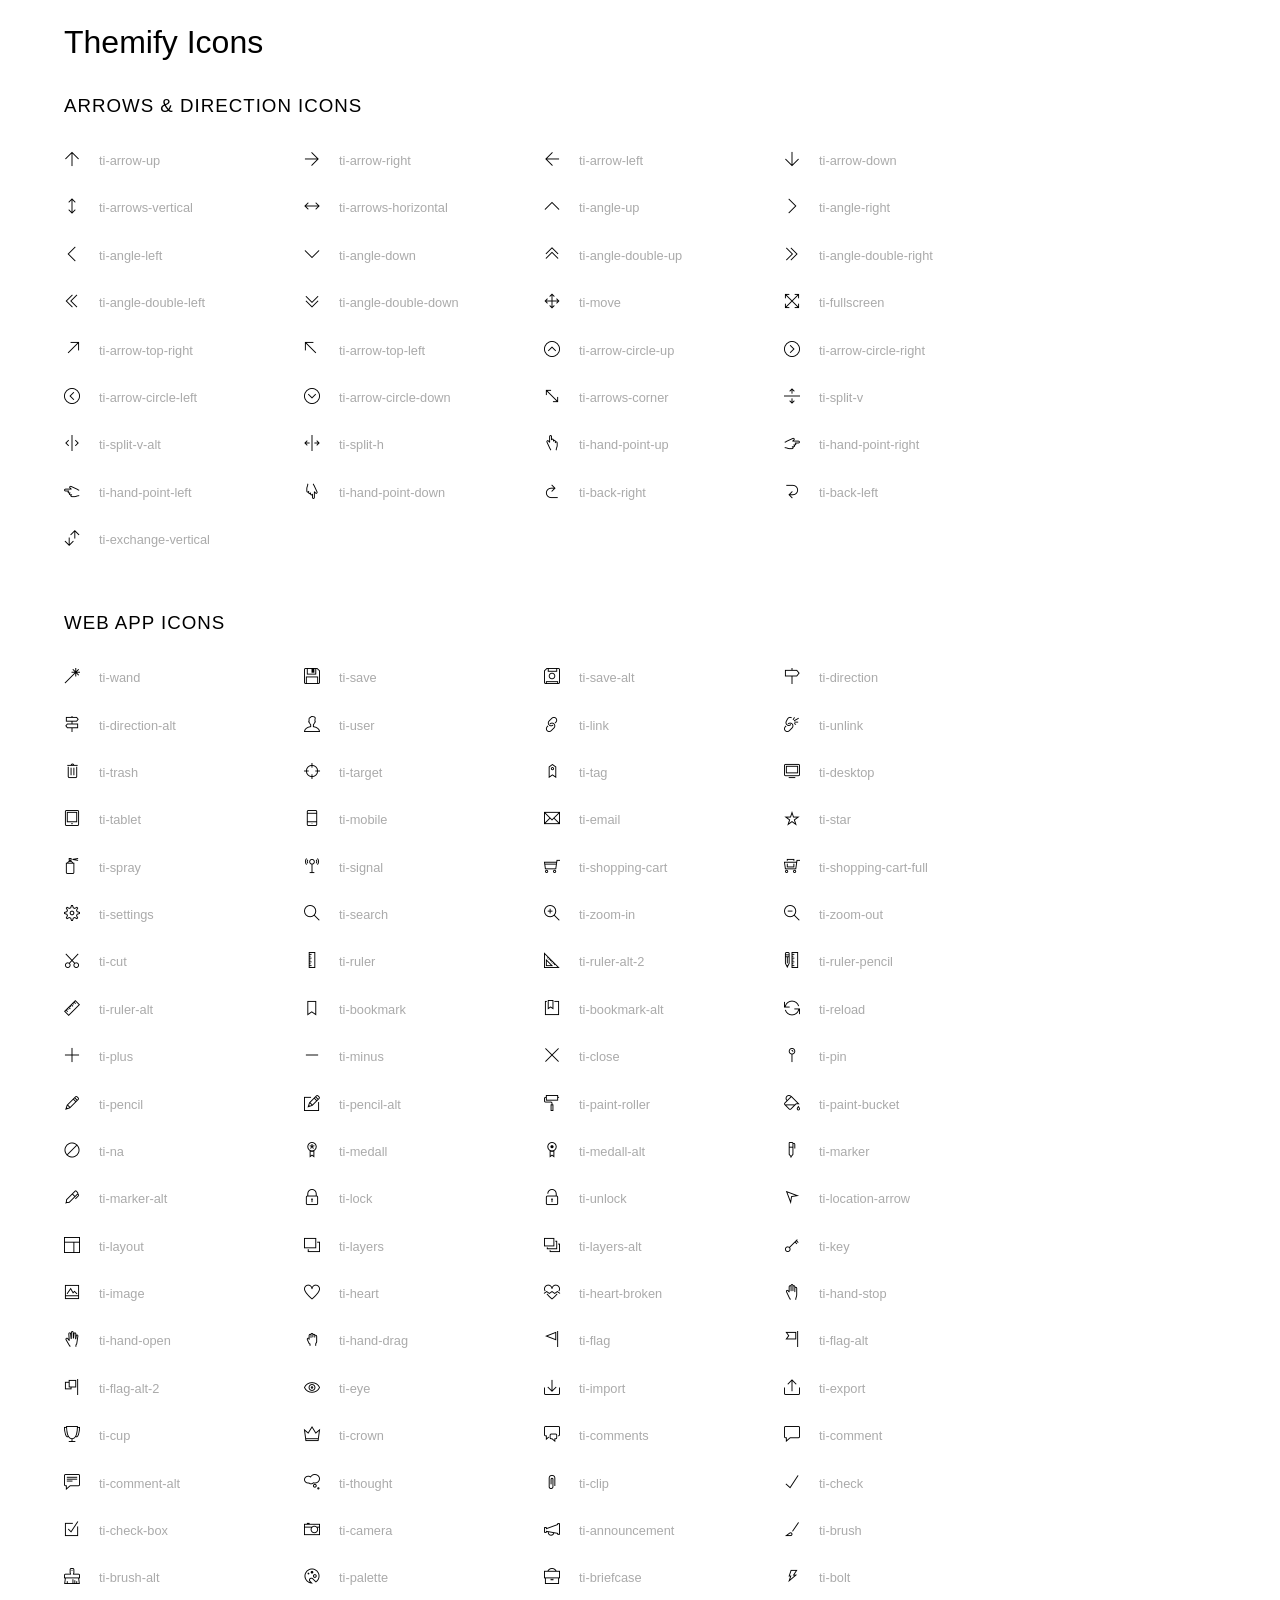
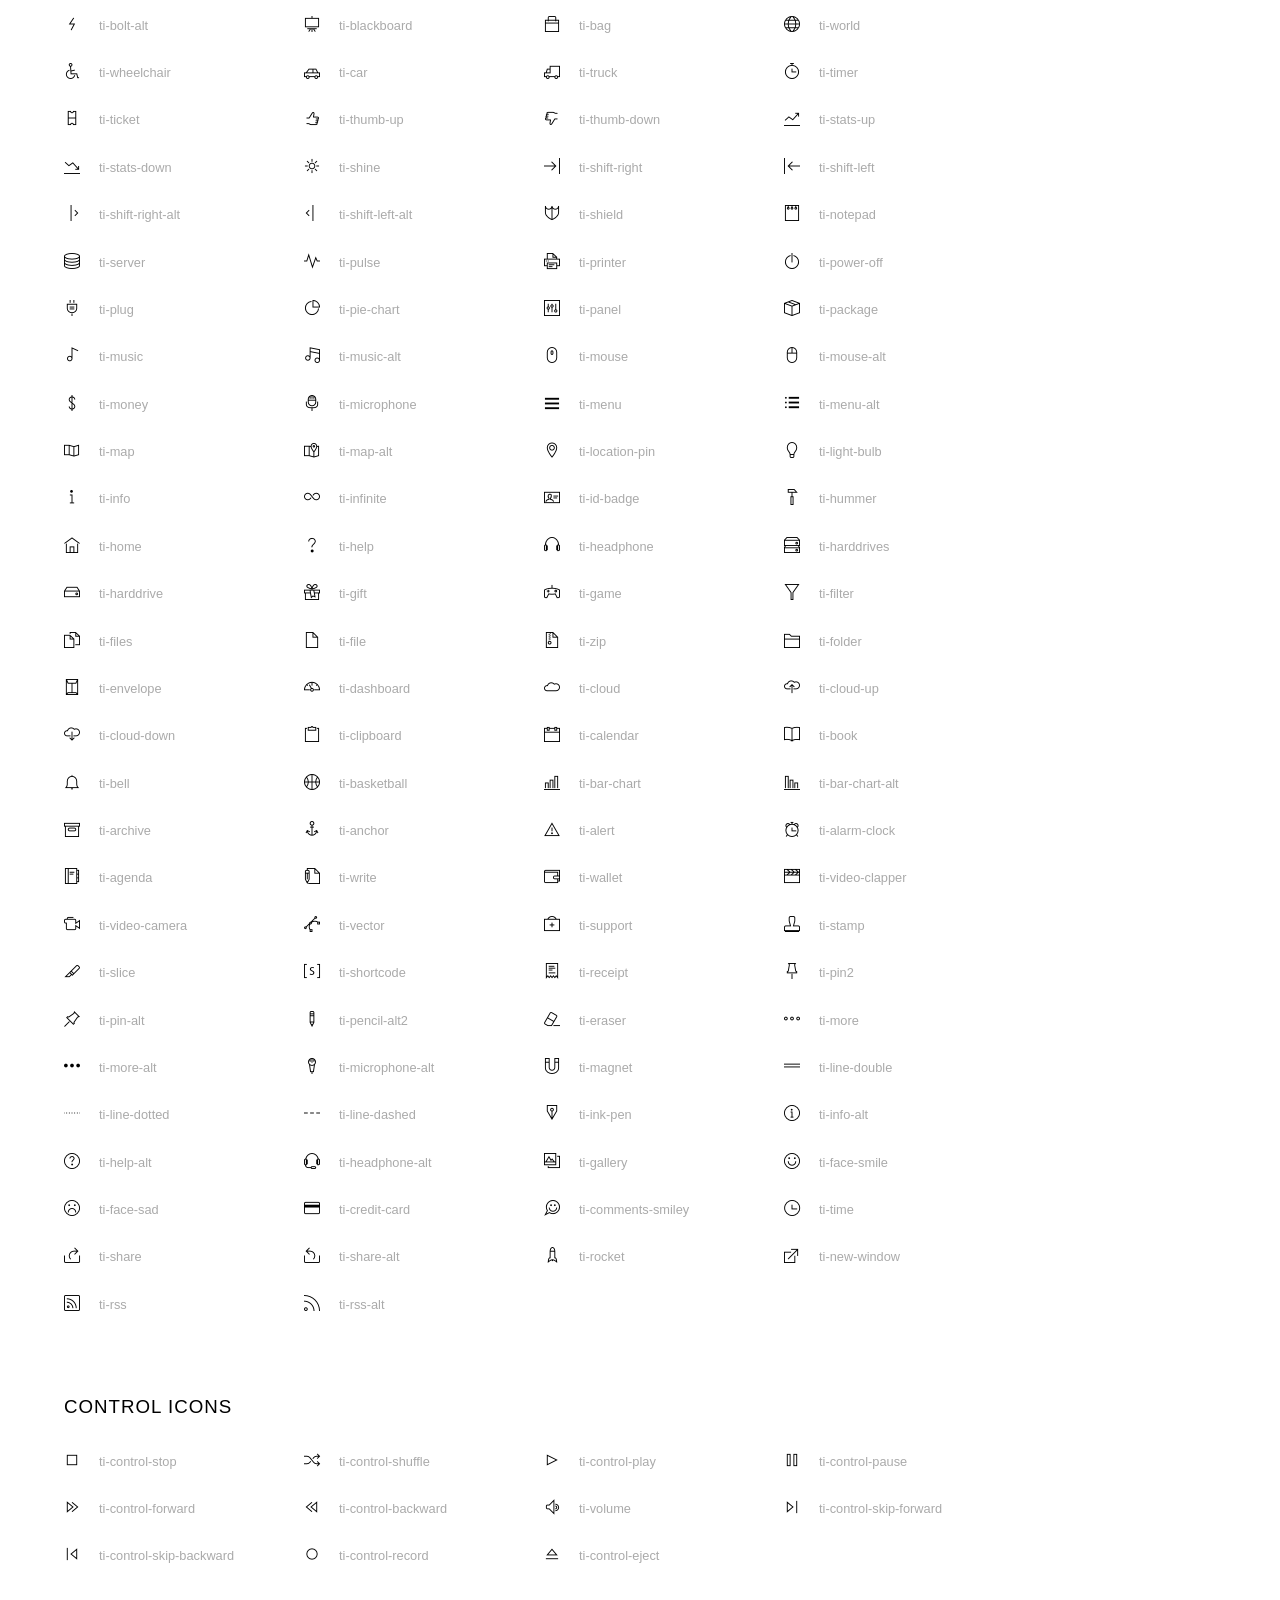
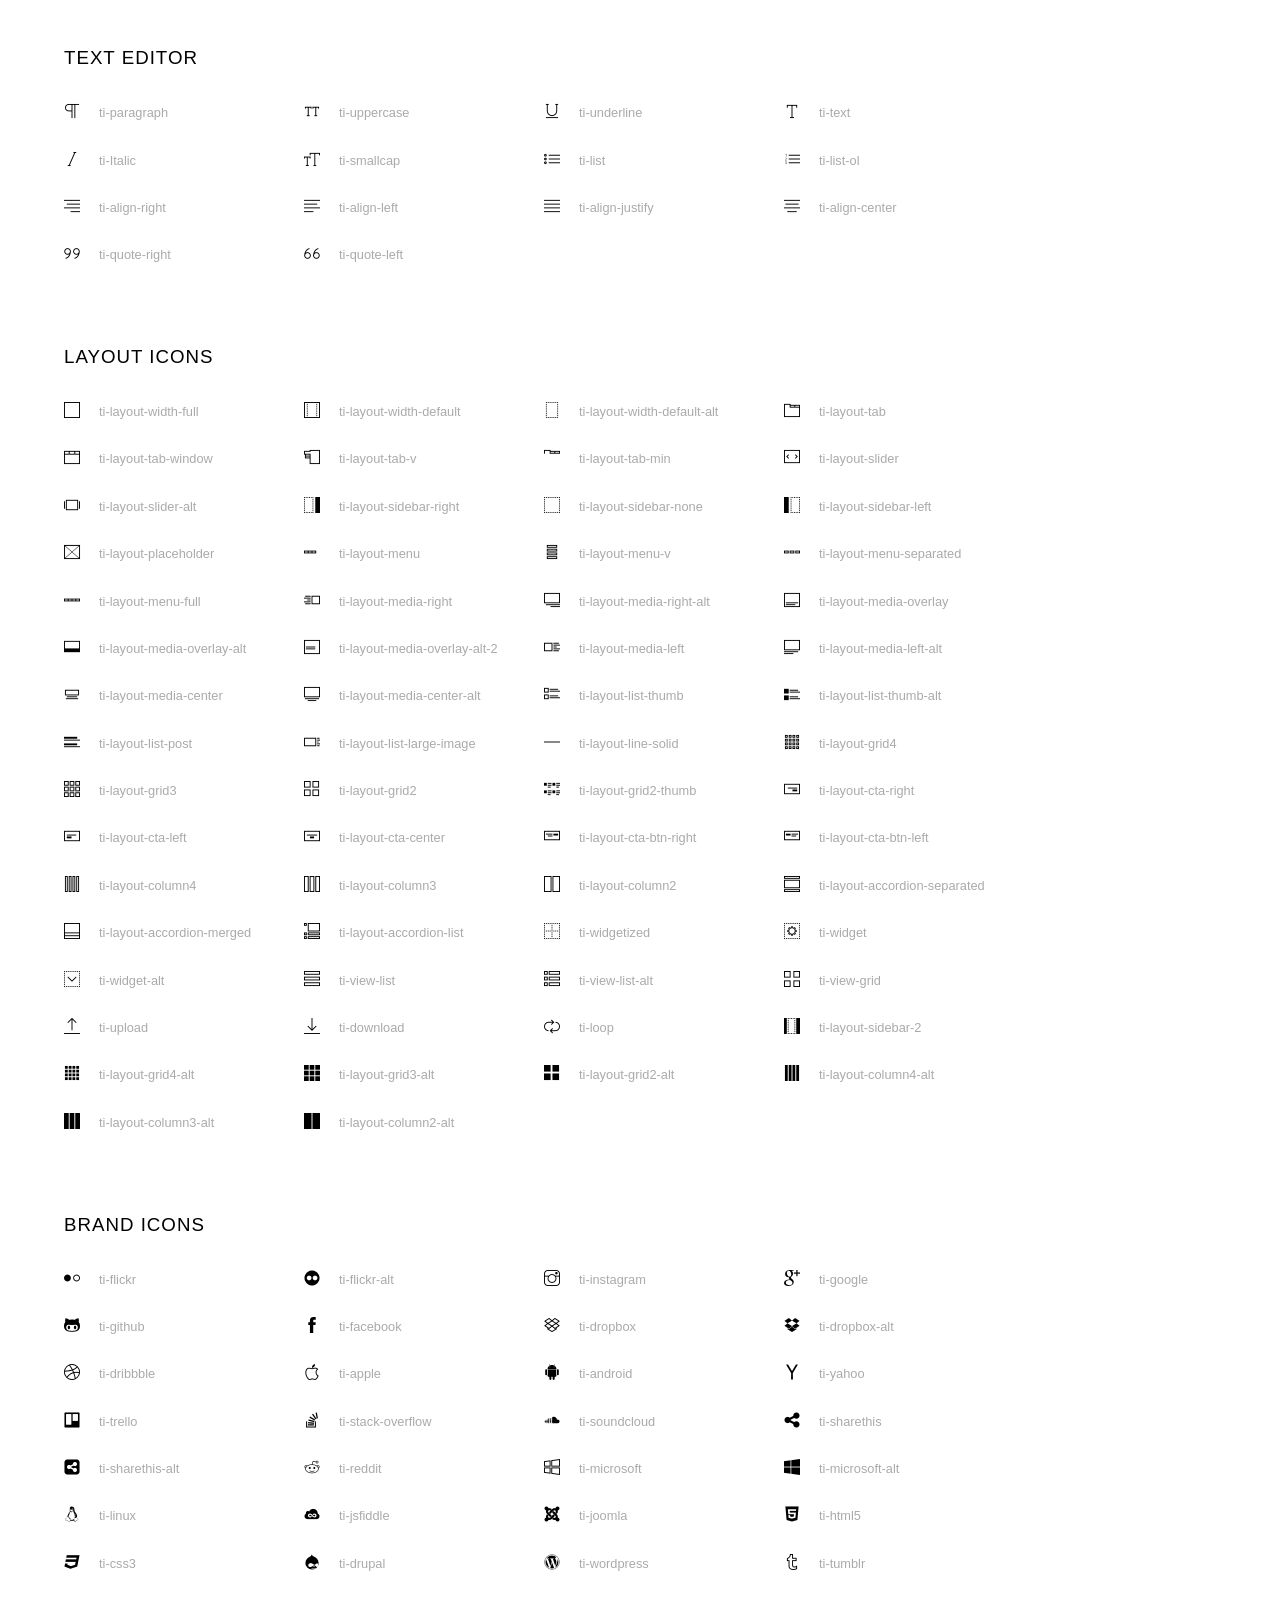
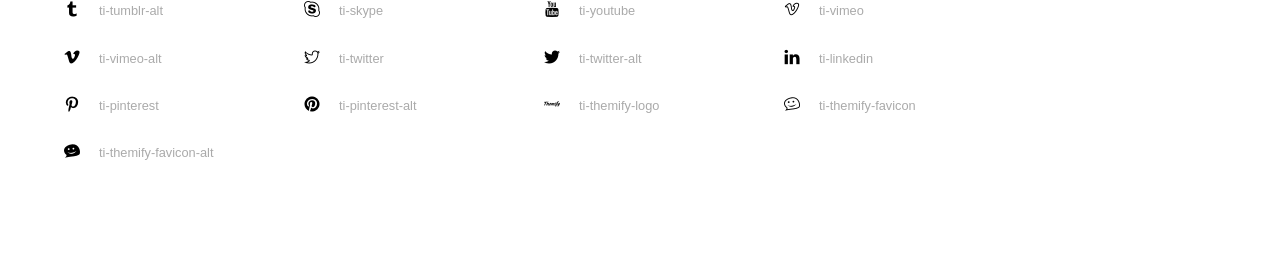
<file: src/assets/vendors/iconfonts/ti-icons/index.html>
<!doctype html>
<html>
  <head>
    <meta charset="utf-8">
    <title>Themify Icon Font</title>
    <meta name="viewport" content="width=device-width">
    <link rel="stylesheet" href="demo-files/demo.css">
    <link rel="stylesheet" href="css/themify-icons.css">
    <!--[if lt IE 8]><!-->
    <link rel="stylesheet" href="ie7/ie7.css">
    <!--<![endif]-->
  </head>
  <body>
    <h1>Themify Icons</h1>
    <div class="icon-section">
      <div class="icon-section">
        <h3>Arrows &amp; Direction Icons </h3>
        <div class="icon-container">
          <span class="ti-arrow-up"></span>
          <span class="icon-name"> ti-arrow-up</span>
        </div>
        <div class="icon-container">
          <span class="ti-arrow-right"></span>
          <span class="icon-name"> ti-arrow-right</span>
        </div>
        <div class="icon-container">
          <span class="ti-arrow-left"></span>
          <span class="icon-name"> ti-arrow-left</span>
        </div>
        <div class="icon-container">
          <span class="ti-arrow-down"></span>
          <span class="icon-name"> ti-arrow-down</span>
        </div>
        <div class="icon-container">
          <span class="ti-arrows-vertical"></span>
          <span class="icon-name"> ti-arrows-vertical</span>
        </div>
        <div class="icon-container">
          <span class="ti-arrows-horizontal"></span>
          <span class="icon-name"> ti-arrows-horizontal</span>
        </div>
        <div class="icon-container">
          <span class="ti-angle-up"></span>
          <span class="icon-name"> ti-angle-up</span>
        </div>
        <div class="icon-container">
          <span class="ti-angle-right"></span>
          <span class="icon-name"> ti-angle-right</span>
        </div>
        <div class="icon-container">
          <span class="ti-angle-left"></span>
          <span class="icon-name"> ti-angle-left</span>
        </div>
        <div class="icon-container">
          <span class="ti-angle-down"></span>
          <span class="icon-name"> ti-angle-down</span>
        </div>
        <div class="icon-container">
          <span class="ti-angle-double-up"></span>
          <span class="icon-name"> ti-angle-double-up</span>
        </div>
        <div class="icon-container">
          <span class="ti-angle-double-right"></span>
          <span class="icon-name"> ti-angle-double-right</span>
        </div>
        <div class="icon-container">
          <span class="ti-angle-double-left"></span>
          <span class="icon-name"> ti-angle-double-left</span>
        </div>
        <div class="icon-container">
          <span class="ti-angle-double-down"></span>
          <span class="icon-name"> ti-angle-double-down</span>
        </div>
        <div class="icon-container">
          <span class="ti-move"></span>
          <span class="icon-name"> ti-move</span>
        </div>
        <div class="icon-container">
          <span class="ti-fullscreen"></span>
          <span class="icon-name"> ti-fullscreen</span>
        </div>
        <div class="icon-container">
          <span class="ti-arrow-top-right"></span>
          <span class="icon-name"> ti-arrow-top-right</span>
        </div>
        <div class="icon-container">
          <span class="ti-arrow-top-left"></span>
          <span class="icon-name"> ti-arrow-top-left</span>
        </div>
        <div class="icon-container">
          <span class="ti-arrow-circle-up"></span>
          <span class="icon-name"> ti-arrow-circle-up</span>
        </div>
        <div class="icon-container">
          <span class="ti-arrow-circle-right"></span>
          <span class="icon-name"> ti-arrow-circle-right</span>
        </div>
        <div class="icon-container">
          <span class="ti-arrow-circle-left"></span>
          <span class="icon-name"> ti-arrow-circle-left</span>
        </div>
        <div class="icon-container">
          <span class="ti-arrow-circle-down"></span>
          <span class="icon-name"> ti-arrow-circle-down</span>
        </div>
        <div class="icon-container">
          <span class="ti-arrows-corner"></span>
          <span class="icon-name"> ti-arrows-corner</span>
        </div>
        <div class="icon-container">
          <span class="ti-split-v"></span>
          <span class="icon-name"> ti-split-v</span>
        </div>
        <div class="icon-container">
          <span class="ti-split-v-alt"></span>
          <span class="icon-name"> ti-split-v-alt</span>
        </div>
        <div class="icon-container">
          <span class="ti-split-h"></span>
          <span class="icon-name"> ti-split-h</span>
        </div>
        <div class="icon-container">
          <span class="ti-hand-point-up"></span>
          <span class="icon-name"> ti-hand-point-up</span>
        </div>
        <div class="icon-container">
          <span class="ti-hand-point-right"></span>
          <span class="icon-name"> ti-hand-point-right</span>
        </div>
        <div class="icon-container">
          <span class="ti-hand-point-left"></span>
          <span class="icon-name"> ti-hand-point-left</span>
        </div>
        <div class="icon-container">
          <span class="ti-hand-point-down"></span>
          <span class="icon-name"> ti-hand-point-down</span>
        </div>
        <div class="icon-container">
          <span class="ti-back-right"></span>
          <span class="icon-name"> ti-back-right</span>
        </div>
        <div class="icon-container">
          <span class="ti-back-left"></span>
          <span class="icon-name"> ti-back-left</span>
        </div>
        <div class="icon-container">
          <span class="ti-exchange-vertical"></span>
          <span class="icon-name"> ti-exchange-vertical</span>
        </div>
      </div>
      <!-- Arrows Icons -->
      <h3>Web App Icons</h3>
      <div class="icon-section">
        <div class="icon-container">
          <span class="ti-wand"></span>
          <span class="icon-name"> ti-wand</span>
        </div>
        <div class="icon-container">
          <span class="ti-save"></span>
          <span class="icon-name"> ti-save</span>
        </div>
        <div class="icon-container">
          <span class="ti-save-alt"></span>
          <span class="icon-name"> ti-save-alt</span>
        </div>
        <div class="icon-container">
          <span class="ti-direction"></span>
          <span class="icon-name"> ti-direction</span>
        </div>
        <div class="icon-container">
          <span class="ti-direction-alt"></span>
          <span class="icon-name"> ti-direction-alt</span>
        </div>
        <div class="icon-container">
          <span class="ti-user"></span>
          <span class="icon-name"> ti-user</span>
        </div>
        <div class="icon-container">
          <span class="ti-link"></span>
          <span class="icon-name"> ti-link</span>
        </div>
        <div class="icon-container">
          <span class="ti-unlink"></span>
          <span class="icon-name"> ti-unlink</span>
        </div>
        <div class="icon-container">
          <span class="ti-trash"></span>
          <span class="icon-name"> ti-trash</span>
        </div>
        <div class="icon-container">
          <span class="ti-target"></span>
          <span class="icon-name"> ti-target</span>
        </div>
        <div class="icon-container">
          <span class="ti-tag"></span>
          <span class="icon-name"> ti-tag</span>
        </div>
        <div class="icon-container">
          <span class="ti-desktop"></span>
          <span class="icon-name"> ti-desktop</span>
        </div>
        <div class="icon-container">
          <span class="ti-tablet"></span>
          <span class="icon-name"> ti-tablet</span>
        </div>
        <div class="icon-container">
          <span class="ti-mobile"></span>
          <span class="icon-name"> ti-mobile</span>
        </div>
        <div class="icon-container">
          <span class="ti-email"></span>
          <span class="icon-name"> ti-email</span>
        </div>
        <div class="icon-container">
          <span class="ti-star"></span>
          <span class="icon-name"> ti-star</span>
        </div>
        <div class="icon-container">
          <span class="ti-spray"></span>
          <span class="icon-name"> ti-spray</span>
        </div>
        <div class="icon-container">
          <span class="ti-signal"></span>
          <span class="icon-name"> ti-signal</span>
        </div>
        <div class="icon-container">
          <span class="ti-shopping-cart"></span>
          <span class="icon-name"> ti-shopping-cart</span>
        </div>
        <div class="icon-container">
          <span class="ti-shopping-cart-full"></span>
          <span class="icon-name"> ti-shopping-cart-full</span>
        </div>
        <div class="icon-container">
          <span class="ti-settings"></span>
          <span class="icon-name"> ti-settings</span>
        </div>
        <div class="icon-container">
          <span class="ti-search"></span>
          <span class="icon-name"> ti-search</span>
        </div>
        <div class="icon-container">
          <span class="ti-zoom-in"></span>
          <span class="icon-name"> ti-zoom-in</span>
        </div>
        <div class="icon-container">
          <span class="ti-zoom-out"></span>
          <span class="icon-name"> ti-zoom-out</span>
        </div>
        <div class="icon-container">
          <span class="ti-cut"></span>
          <span class="icon-name"> ti-cut</span>
        </div>
        <div class="icon-container">
          <span class="ti-ruler"></span>
          <span class="icon-name"> ti-ruler</span>
        </div>
        <div class="icon-container">
          <span class="ti-ruler-alt-2"></span>
          <span class="icon-name"> ti-ruler-alt-2</span>
        </div>
        <div class="icon-container">
          <span class="ti-ruler-pencil"></span>
          <span class="icon-name"> ti-ruler-pencil</span>
        </div>
        <div class="icon-container">
          <span class="ti-ruler-alt"></span>
          <span class="icon-name"> ti-ruler-alt</span>
        </div>
        <div class="icon-container">
          <span class="ti-bookmark"></span>
          <span class="icon-name"> ti-bookmark</span>
        </div>
        <div class="icon-container">
          <span class="ti-bookmark-alt"></span>
          <span class="icon-name"> ti-bookmark-alt</span>
        </div>
        <div class="icon-container">
          <span class="ti-reload"></span>
          <span class="icon-name"> ti-reload</span>
        </div>
        <div class="icon-container">
          <span class="ti-plus"></span>
          <span class="icon-name"> ti-plus</span>
        </div>
        <div class="icon-container">
          <span class="ti-minus"></span>
          <span class="icon-name"> ti-minus</span>
        </div>
        <div class="icon-container">
          <span class="ti-close"></span>
          <span class="icon-name"> ti-close</span>
        </div>
        <div class="icon-container">
          <span class="ti-pin"></span>
          <span class="icon-name"> ti-pin</span>
        </div>
        <div class="icon-container">
          <span class="ti-pencil"></span>
          <span class="icon-name"> ti-pencil</span>
        </div>
        <div class="icon-container">
          <span class="ti-pencil-alt"></span>
          <span class="icon-name"> ti-pencil-alt</span>
        </div>
        <div class="icon-container">
          <span class="ti-paint-roller"></span>
          <span class="icon-name"> ti-paint-roller</span>
        </div>
        <div class="icon-container">
          <span class="ti-paint-bucket"></span>
          <span class="icon-name"> ti-paint-bucket</span>
        </div>
        <div class="icon-container">
          <span class="ti-na"></span>
          <span class="icon-name"> ti-na</span>
        </div>
        <div class="icon-container">
          <span class="ti-medall"></span>
          <span class="icon-name"> ti-medall</span>
        </div>
        <div class="icon-container">
          <span class="ti-medall-alt"></span>
          <span class="icon-name"> ti-medall-alt</span>
        </div>
        <div class="icon-container">
          <span class="ti-marker"></span>
          <span class="icon-name"> ti-marker</span>
        </div>
        <div class="icon-container">
          <span class="ti-marker-alt"></span>
          <span class="icon-name"> ti-marker-alt</span>
        </div>
        <div class="icon-container">
          <span class="ti-lock"></span>
          <span class="icon-name"> ti-lock</span>
        </div>
        <div class="icon-container">
          <span class="ti-unlock"></span>
          <span class="icon-name"> ti-unlock</span>
        </div>
        <div class="icon-container">
          <span class="ti-location-arrow"></span>
          <span class="icon-name"> ti-location-arrow</span>
        </div>
        <div class="icon-container">
          <span class="ti-layout"></span>
          <span class="icon-name"> ti-layout</span>
        </div>
        <div class="icon-container">
          <span class="ti-layers"></span>
          <span class="icon-name"> ti-layers</span>
        </div>
        <div class="icon-container">
          <span class="ti-layers-alt"></span>
          <span class="icon-name"> ti-layers-alt</span>
        </div>
        <div class="icon-container">
          <span class="ti-key"></span>
          <span class="icon-name"> ti-key</span>
        </div>
        <div class="icon-container">
          <span class="ti-image"></span>
          <span class="icon-name"> ti-image</span>
        </div>
        <div class="icon-container">
          <span class="ti-heart"></span>
          <span class="icon-name"> ti-heart</span>
        </div>
        <div class="icon-container">
          <span class="ti-heart-broken"></span>
          <span class="icon-name"> ti-heart-broken</span>
        </div>
        <div class="icon-container">
          <span class="ti-hand-stop"></span>
          <span class="icon-name"> ti-hand-stop</span>
        </div>
        <div class="icon-container">
          <span class="ti-hand-open"></span>
          <span class="icon-name"> ti-hand-open</span>
        </div>
        <div class="icon-container">
          <span class="ti-hand-drag"></span>
          <span class="icon-name"> ti-hand-drag</span>
        </div>
        <div class="icon-container">
          <span class="ti-flag"></span>
          <span class="icon-name"> ti-flag</span>
        </div>
        <div class="icon-container">
          <span class="ti-flag-alt"></span>
          <span class="icon-name"> ti-flag-alt</span>
        </div>
        <div class="icon-container">
          <span class="ti-flag-alt-2"></span>
          <span class="icon-name"> ti-flag-alt-2</span>
        </div>
        <div class="icon-container">
          <span class="ti-eye"></span>
          <span class="icon-name"> ti-eye</span>
        </div>
        <div class="icon-container">
          <span class="ti-import"></span>
          <span class="icon-name"> ti-import</span>
        </div>
        <div class="icon-container">
          <span class="ti-export"></span>
          <span class="icon-name"> ti-export</span>
        </div>
        <div class="icon-container">
          <span class="ti-cup"></span>
          <span class="icon-name"> ti-cup</span>
        </div>
        <div class="icon-container">
          <span class="ti-crown"></span>
          <span class="icon-name"> ti-crown</span>
        </div>
        <div class="icon-container">
          <span class="ti-comments"></span>
          <span class="icon-name"> ti-comments</span>
        </div>
        <div class="icon-container">
          <span class="ti-comment"></span>
          <span class="icon-name"> ti-comment</span>
        </div>
        <div class="icon-container">
          <span class="ti-comment-alt"></span>
          <span class="icon-name"> ti-comment-alt</span>
        </div>
        <div class="icon-container">
          <span class="ti-thought"></span>
          <span class="icon-name"> ti-thought</span>
        </div>
        <div class="icon-container">
          <span class="ti-clip"></span>
          <span class="icon-name"> ti-clip</span>
        </div>
        <div class="icon-container">
          <span class="ti-check"></span>
          <span class="icon-name"> ti-check</span>
        </div>
        <div class="icon-container">
          <span class="ti-check-box"></span>
          <span class="icon-name"> ti-check-box</span>
        </div>
        <div class="icon-container">
          <span class="ti-camera"></span>
          <span class="icon-name"> ti-camera</span>
        </div>
        <div class="icon-container">
          <span class="ti-announcement"></span>
          <span class="icon-name"> ti-announcement</span>
        </div>
        <div class="icon-container">
          <span class="ti-brush"></span>
          <span class="icon-name"> ti-brush</span>
        </div>
        <div class="icon-container">
          <span class="ti-brush-alt"></span>
          <span class="icon-name"> ti-brush-alt</span>
        </div>
        <div class="icon-container">
          <span class="ti-palette"></span>
          <span class="icon-name"> ti-palette</span>
        </div>
        <div class="icon-container">
          <span class="ti-briefcase"></span>
          <span class="icon-name"> ti-briefcase</span>
        </div>
        <div class="icon-container">
          <span class="ti-bolt"></span>
          <span class="icon-name"> ti-bolt</span>
        </div>
        <div class="icon-container">
          <span class="ti-bolt-alt"></span>
          <span class="icon-name"> ti-bolt-alt</span>
        </div>
        <div class="icon-container">
          <span class="ti-blackboard"></span>
          <span class="icon-name"> ti-blackboard</span>
        </div>
        <div class="icon-container">
          <span class="ti-bag"></span>
          <span class="icon-name"> ti-bag</span>
        </div>
        <div class="icon-container">
          <span class="ti-world"></span>
          <span class="icon-name"> ti-world</span>
        </div>
        <div class="icon-container">
          <span class="ti-wheelchair"></span>
          <span class="icon-name"> ti-wheelchair</span>
        </div>
        <div class="icon-container">
          <span class="ti-car"></span>
          <span class="icon-name"> ti-car</span>
        </div>
        <div class="icon-container">
          <span class="ti-truck"></span>
          <span class="icon-name"> ti-truck</span>
        </div>
        <div class="icon-container">
          <span class="ti-timer"></span>
          <span class="icon-name"> ti-timer</span>
        </div>
        <div class="icon-container">
          <span class="ti-ticket"></span>
          <span class="icon-name"> ti-ticket</span>
        </div>
        <div class="icon-container">
          <span class="ti-thumb-up"></span>
          <span class="icon-name"> ti-thumb-up</span>
        </div>
        <div class="icon-container">
          <span class="ti-thumb-down"></span>
          <span class="icon-name"> ti-thumb-down</span>
        </div>
        <div class="icon-container">
          <span class="ti-stats-up"></span>
          <span class="icon-name"> ti-stats-up</span>
        </div>
        <div class="icon-container">
          <span class="ti-stats-down"></span>
          <span class="icon-name"> ti-stats-down</span>
        </div>
        <div class="icon-container">
          <span class="ti-shine"></span>
          <span class="icon-name"> ti-shine</span>
        </div>
        <div class="icon-container">
          <span class="ti-shift-right"></span>
          <span class="icon-name"> ti-shift-right</span>
        </div>
        <div class="icon-container">
          <span class="ti-shift-left"></span>
          <span class="icon-name"> ti-shift-left</span>
        </div>
        <div class="icon-container">
          <span class="ti-shift-right-alt"></span>
          <span class="icon-name"> ti-shift-right-alt</span>
        </div>
        <div class="icon-container">
          <span class="ti-shift-left-alt"></span>
          <span class="icon-name"> ti-shift-left-alt</span>
        </div>
        <div class="icon-container">
          <span class="ti-shield"></span>
          <span class="icon-name"> ti-shield</span>
        </div>
        <div class="icon-container">
          <span class="ti-notepad"></span>
          <span class="icon-name"> ti-notepad</span>
        </div>
        <div class="icon-container">
          <span class="ti-server"></span>
          <span class="icon-name"> ti-server</span>
        </div>
        <div class="icon-container">
          <span class="ti-pulse"></span>
          <span class="icon-name"> ti-pulse</span>
        </div>
        <div class="icon-container">
          <span class="ti-printer"></span>
          <span class="icon-name"> ti-printer</span>
        </div>
        <div class="icon-container">
          <span class="ti-power-off"></span>
          <span class="icon-name"> ti-power-off</span>
        </div>
        <div class="icon-container">
          <span class="ti-plug"></span>
          <span class="icon-name"> ti-plug</span>
        </div>
        <div class="icon-container">
          <span class="ti-pie-chart"></span>
          <span class="icon-name"> ti-pie-chart</span>
        </div>
        <div class="icon-container">
          <span class="ti-panel"></span>
          <span class="icon-name"> ti-panel</span>
        </div>
        <div class="icon-container">
          <span class="ti-package"></span>
          <span class="icon-name"> ti-package</span>
        </div>
        <div class="icon-container">
          <span class="ti-music"></span>
          <span class="icon-name"> ti-music</span>
        </div>
        <div class="icon-container">
          <span class="ti-music-alt"></span>
          <span class="icon-name"> ti-music-alt</span>
        </div>
        <div class="icon-container">
          <span class="ti-mouse"></span>
          <span class="icon-name"> ti-mouse</span>
        </div>
        <div class="icon-container">
          <span class="ti-mouse-alt"></span>
          <span class="icon-name"> ti-mouse-alt</span>
        </div>
        <div class="icon-container">
          <span class="ti-money"></span>
          <span class="icon-name"> ti-money</span>
        </div>
        <div class="icon-container">
          <span class="ti-microphone"></span>
          <span class="icon-name"> ti-microphone</span>
        </div>
        <div class="icon-container">
          <span class="ti-menu"></span>
          <span class="icon-name"> ti-menu</span>
        </div>
        <div class="icon-container">
          <span class="ti-menu-alt"></span>
          <span class="icon-name"> ti-menu-alt</span>
        </div>
        <div class="icon-container">
          <span class="ti-map"></span>
          <span class="icon-name"> ti-map</span>
        </div>
        <div class="icon-container">
          <span class="ti-map-alt"></span>
          <span class="icon-name"> ti-map-alt</span>
        </div>
        <div class="icon-container">
          <span class="ti-location-pin"></span>
          <span class="icon-name"> ti-location-pin</span>
        </div>
        <div class="icon-container">
          <span class="ti-light-bulb"></span>
          <span class="icon-name"> ti-light-bulb</span>
        </div>
        <div class="icon-container">
          <span class="ti-info"></span>
          <span class="icon-name"> ti-info</span>
        </div>
        <div class="icon-container">
          <span class="ti-infinite"></span>
          <span class="icon-name"> ti-infinite</span>
        </div>
        <div class="icon-container">
          <span class="ti-id-badge"></span>
          <span class="icon-name"> ti-id-badge</span>
        </div>
        <div class="icon-container">
          <span class="ti-hummer"></span>
          <span class="icon-name"> ti-hummer</span>
        </div>
        <div class="icon-container">
          <span class="ti-home"></span>
          <span class="icon-name"> ti-home</span>
        </div>
        <div class="icon-container">
          <span class="ti-help"></span>
          <span class="icon-name"> ti-help</span>
        </div>
        <div class="icon-container">
          <span class="ti-headphone"></span>
          <span class="icon-name"> ti-headphone</span>
        </div>
        <div class="icon-container">
          <span class="ti-harddrives"></span>
          <span class="icon-name"> ti-harddrives</span>
        </div>
        <div class="icon-container">
          <span class="ti-harddrive"></span>
          <span class="icon-name"> ti-harddrive</span>
        </div>
        <div class="icon-container">
          <span class="ti-gift"></span>
          <span class="icon-name"> ti-gift</span>
        </div>
        <div class="icon-container">
          <span class="ti-game"></span>
          <span class="icon-name"> ti-game</span>
        </div>
        <div class="icon-container">
          <span class="ti-filter"></span>
          <span class="icon-name"> ti-filter</span>
        </div>
        <div class="icon-container">
          <span class="ti-files"></span>
          <span class="icon-name"> ti-files</span>
        </div>
        <div class="icon-container">
          <span class="ti-file"></span>
          <span class="icon-name"> ti-file</span>
        </div>
        <div class="icon-container">
          <span class="ti-zip"></span>
          <span class="icon-name"> ti-zip</span>
        </div>
        <div class="icon-container">
          <span class="ti-folder"></span>
          <span class="icon-name"> ti-folder</span>
        </div>
        <div class="icon-container">
          <span class="ti-envelope"></span>
          <span class="icon-name"> ti-envelope</span>
        </div>
        <div class="icon-container">
          <span class="ti-dashboard"></span>
          <span class="icon-name"> ti-dashboard</span>
        </div>
        <div class="icon-container">
          <span class="ti-cloud"></span>
          <span class="icon-name"> ti-cloud</span>
        </div>
        <div class="icon-container">
          <span class="ti-cloud-up"></span>
          <span class="icon-name"> ti-cloud-up</span>
        </div>
        <div class="icon-container">
          <span class="ti-cloud-down"></span>
          <span class="icon-name"> ti-cloud-down</span>
        </div>
        <div class="icon-container">
          <span class="ti-clipboard"></span>
          <span class="icon-name"> ti-clipboard</span>
        </div>
        <div class="icon-container">
          <span class="ti-calendar"></span>
          <span class="icon-name"> ti-calendar</span>
        </div>
        <div class="icon-container">
          <span class="ti-book"></span>
          <span class="icon-name"> ti-book</span>
        </div>
        <div class="icon-container">
          <span class="ti-bell"></span>
          <span class="icon-name"> ti-bell</span>
        </div>
        <div class="icon-container">
          <span class="ti-basketball"></span>
          <span class="icon-name"> ti-basketball</span>
        </div>
        <div class="icon-container">
          <span class="ti-bar-chart"></span>
          <span class="icon-name"> ti-bar-chart</span>
        </div>
        <div class="icon-container">
          <span class="ti-bar-chart-alt"></span>
          <span class="icon-name"> ti-bar-chart-alt</span>
        </div>
        <div class="icon-container">
          <span class="ti-archive"></span>
          <span class="icon-name"> ti-archive</span>
        </div>
        <div class="icon-container">
          <span class="ti-anchor"></span>
          <span class="icon-name"> ti-anchor</span>
        </div>
        <div class="icon-container">
          <span class="ti-alert"></span>
          <span class="icon-name"> ti-alert</span>
        </div>
        <div class="icon-container">
          <span class="ti-alarm-clock"></span>
          <span class="icon-name"> ti-alarm-clock</span>
        </div>
        <div class="icon-container">
          <span class="ti-agenda"></span>
          <span class="icon-name"> ti-agenda</span>
        </div>
        <div class="icon-container">
          <span class="ti-write"></span>
          <span class="icon-name"> ti-write</span>
        </div>
        <div class="icon-container">
          <span class="ti-wallet"></span>
          <span class="icon-name"> ti-wallet</span>
        </div>
        <div class="icon-container">
          <span class="ti-video-clapper"></span>
          <span class="icon-name"> ti-video-clapper</span>
        </div>
        <div class="icon-container">
          <span class="ti-video-camera"></span>
          <span class="icon-name"> ti-video-camera</span>
        </div>
        <div class="icon-container">
          <span class="ti-vector"></span>
          <span class="icon-name"> ti-vector</span>
        </div>
        <div class="icon-container">
          <span class="ti-support"></span>
          <span class="icon-name"> ti-support</span>
        </div>
        <div class="icon-container">
          <span class="ti-stamp"></span>
          <span class="icon-name"> ti-stamp</span>
        </div>
        <div class="icon-container">
          <span class="ti-slice"></span>
          <span class="icon-name"> ti-slice</span>
        </div>
        <div class="icon-container">
          <span class="ti-shortcode"></span>
          <span class="icon-name"> ti-shortcode</span>
        </div>
        <div class="icon-container">
          <span class="ti-receipt"></span>
          <span class="icon-name"> ti-receipt</span>
        </div>
        <div class="icon-container">
          <span class="ti-pin2"></span>
          <span class="icon-name"> ti-pin2</span>
        </div>
        <div class="icon-container">
          <span class="ti-pin-alt"></span>
          <span class="icon-name"> ti-pin-alt</span>
        </div>
        <div class="icon-container">
          <span class="ti-pencil-alt2"></span>
          <span class="icon-name"> ti-pencil-alt2</span>
        </div>
        <div class="icon-container">
          <span class="ti-eraser"></span>
          <span class="icon-name"> ti-eraser</span>
        </div>
        <div class="icon-container">
          <span class="ti-more"></span>
          <span class="icon-name"> ti-more</span>
        </div>
        <div class="icon-container">
          <span class="ti-more-alt"></span>
          <span class="icon-name"> ti-more-alt</span>
        </div>
        <div class="icon-container">
          <span class="ti-microphone-alt"></span>
          <span class="icon-name"> ti-microphone-alt</span>
        </div>
        <div class="icon-container">
          <span class="ti-magnet"></span>
          <span class="icon-name"> ti-magnet</span>
        </div>
        <div class="icon-container">
          <span class="ti-line-double"></span>
          <span class="icon-name"> ti-line-double</span>
        </div>
        <div class="icon-container">
          <span class="ti-line-dotted"></span>
          <span class="icon-name"> ti-line-dotted</span>
        </div>
        <div class="icon-container">
          <span class="ti-line-dashed"></span>
          <span class="icon-name"> ti-line-dashed</span>
        </div>
        <div class="icon-container">
          <span class="ti-ink-pen"></span>
          <span class="icon-name"> ti-ink-pen</span>
        </div>
        <div class="icon-container">
          <span class="ti-info-alt"></span>
          <span class="icon-name"> ti-info-alt</span>
        </div>
        <div class="icon-container">
          <span class="ti-help-alt"></span>
          <span class="icon-name"> ti-help-alt</span>
        </div>
        <div class="icon-container">
          <span class="ti-headphone-alt"></span>
          <span class="icon-name"> ti-headphone-alt</span>
        </div>
        <div class="icon-container">
          <span class="ti-gallery"></span>
          <span class="icon-name"> ti-gallery</span>
        </div>
        <div class="icon-container">
          <span class="ti-face-smile"></span>
          <span class="icon-name"> ti-face-smile</span>
        </div>
        <div class="icon-container">
          <span class="ti-face-sad"></span>
          <span class="icon-name"> ti-face-sad</span>
        </div>
        <div class="icon-container">
          <span class="ti-credit-card"></span>
          <span class="icon-name"> ti-credit-card</span>
        </div>
        <div class="icon-container">
          <span class="ti-comments-smiley"></span>
          <span class="icon-name"> ti-comments-smiley</span>
        </div>
        <div class="icon-container">
          <span class="ti-time"></span>
          <span class="icon-name"> ti-time</span>
        </div>
        <div class="icon-container">
          <span class="ti-share"></span>
          <span class="icon-name"> ti-share</span>
        </div>
        <div class="icon-container">
          <span class="ti-share-alt"></span>
          <span class="icon-name"> ti-share-alt</span>
        </div>
        <div class="icon-container">
          <span class="ti-rocket"></span>
          <span class="icon-name"> ti-rocket</span>
        </div>
        <div class="icon-container">
          <span class="ti-new-window"></span>
          <span class="icon-name"> ti-new-window</span>
        </div>
        <div class="icon-container">
          <span class="ti-rss"></span>
          <span class="icon-name"> ti-rss</span>
        </div>
        <div class="icon-container">
          <span class="ti-rss-alt"></span>
          <span class="icon-name"> ti-rss-alt</span>
        </div>
      </div>
      <!-- Web App Icons -->
      <div class="icon-section">
        <h3>Control Icons</h3>
        <div class="icon-container">
          <span class="ti-control-stop"></span>
          <span class="icon-name"> ti-control-stop</span>
        </div>
        <div class="icon-container">
          <span class="ti-control-shuffle"></span>
          <span class="icon-name"> ti-control-shuffle</span>
        </div>
        <div class="icon-container">
          <span class="ti-control-play"></span>
          <span class="icon-name"> ti-control-play</span>
        </div>
        <div class="icon-container">
          <span class="ti-control-pause"></span>
          <span class="icon-name"> ti-control-pause</span>
        </div>
        <div class="icon-container">
          <span class="ti-control-forward"></span>
          <span class="icon-name"> ti-control-forward</span>
        </div>
        <div class="icon-container">
          <span class="ti-control-backward"></span>
          <span class="icon-name"> ti-control-backward</span>
        </div>
        <div class="icon-container">
          <span class="ti-volume"></span>
          <span class="icon-name"> ti-volume</span>
        </div>
        <div class="icon-container">
          <span class="ti-control-skip-forward"></span>
          <span class="icon-name"> ti-control-skip-forward</span>
        </div>
        <div class="icon-container">
          <span class="ti-control-skip-backward"></span>
          <span class="icon-name"> ti-control-skip-backward</span>
        </div>
        <div class="icon-container">
          <span class="ti-control-record"></span>
          <span class="icon-name"> ti-control-record</span>
        </div>
        <div class="icon-container">
          <span class="ti-control-eject"></span>
          <span class="icon-name"> ti-control-eject</span>
        </div>
      </div>
      <!-- Control Icons -->
      <div class="icon-section">
        <h3>Text Editor</h3>
        <div class="icon-container">
          <span class="ti-paragraph"></span>
          <span class="icon-name"> ti-paragraph</span>
        </div>
        <div class="icon-container">
          <span class="ti-uppercase"></span>
          <span class="icon-name"> ti-uppercase</span>
        </div>
        <div class="icon-container">
          <span class="ti-underline"></span>
          <span class="icon-name"> ti-underline</span>
        </div>
        <div class="icon-container">
          <span class="ti-text"></span>
          <span class="icon-name"> ti-text</span>
        </div>
        <div class="icon-container">
          <span class="ti-Italic"></span>
          <span class="icon-name"> ti-Italic</span>
        </div>
        <div class="icon-container">
          <span class="ti-smallcap"></span>
          <span class="icon-name"> ti-smallcap</span>
        </div>
        <div class="icon-container">
          <span class="ti-list"></span>
          <span class="icon-name"> ti-list</span>
        </div>
        <div class="icon-container">
          <span class="ti-list-ol"></span>
          <span class="icon-name"> ti-list-ol</span>
        </div>
        <div class="icon-container">
          <span class="ti-align-right"></span>
          <span class="icon-name"> ti-align-right</span>
        </div>
        <div class="icon-container">
          <span class="ti-align-left"></span>
          <span class="icon-name"> ti-align-left</span>
        </div>
        <div class="icon-container">
          <span class="ti-align-justify"></span>
          <span class="icon-name"> ti-align-justify</span>
        </div>
        <div class="icon-container">
          <span class="ti-align-center"></span>
          <span class="icon-name"> ti-align-center</span>
        </div>
        <div class="icon-container">
          <span class="ti-quote-right"></span>
          <span class="icon-name"> ti-quote-right</span>
        </div>
        <div class="icon-container">
          <span class="ti-quote-left"></span>
          <span class="icon-name"> ti-quote-left</span>
        </div>
      </div>
      <!-- Text Editor -->
      <div class="icon-section">
        <h3>Layout Icons</h3>
        <div class="icon-container">
          <span class="ti-layout-width-full"></span>
          <span class="icon-name"> ti-layout-width-full</span>
        </div>
        <div class="icon-container">
          <span class="ti-layout-width-default"></span>
          <span class="icon-name"> ti-layout-width-default</span>
        </div>
        <div class="icon-container">
          <span class="ti-layout-width-default-alt"></span>
          <span class="icon-name"> ti-layout-width-default-alt</span>
        </div>
        <div class="icon-container">
          <span class="ti-layout-tab"></span>
          <span class="icon-name"> ti-layout-tab</span>
        </div>
        <div class="icon-container">
          <span class="ti-layout-tab-window"></span>
          <span class="icon-name"> ti-layout-tab-window</span>
        </div>
        <div class="icon-container">
          <span class="ti-layout-tab-v"></span>
          <span class="icon-name"> ti-layout-tab-v</span>
        </div>
        <div class="icon-container">
          <span class="ti-layout-tab-min"></span>
          <span class="icon-name"> ti-layout-tab-min</span>
        </div>
        <div class="icon-container">
          <span class="ti-layout-slider"></span>
          <span class="icon-name"> ti-layout-slider</span>
        </div>
        <div class="icon-container">
          <span class="ti-layout-slider-alt"></span>
          <span class="icon-name"> ti-layout-slider-alt</span>
        </div>
        <div class="icon-container">
          <span class="ti-layout-sidebar-right"></span>
          <span class="icon-name"> ti-layout-sidebar-right</span>
        </div>
        <div class="icon-container">
          <span class="ti-layout-sidebar-none"></span>
          <span class="icon-name"> ti-layout-sidebar-none</span>
        </div>
        <div class="icon-container">
          <span class="ti-layout-sidebar-left"></span>
          <span class="icon-name"> ti-layout-sidebar-left</span>
        </div>
        <div class="icon-container">
          <span class="ti-layout-placeholder"></span>
          <span class="icon-name"> ti-layout-placeholder</span>
        </div>
        <div class="icon-container">
          <span class="ti-layout-menu"></span>
          <span class="icon-name"> ti-layout-menu</span>
        </div>
        <div class="icon-container">
          <span class="ti-layout-menu-v"></span>
          <span class="icon-name"> ti-layout-menu-v</span>
        </div>
        <div class="icon-container">
          <span class="ti-layout-menu-separated"></span>
          <span class="icon-name"> ti-layout-menu-separated</span>
        </div>
        <div class="icon-container">
          <span class="ti-layout-menu-full"></span>
          <span class="icon-name"> ti-layout-menu-full</span>
        </div>
        <div class="icon-container">
          <span class="ti-layout-media-right"></span>
          <span class="icon-name"> ti-layout-media-right</span>
        </div>
        <div class="icon-container">
          <span class="ti-layout-media-right-alt"></span>
          <span class="icon-name"> ti-layout-media-right-alt</span>
        </div>
        <div class="icon-container">
          <span class="ti-layout-media-overlay"></span>
          <span class="icon-name"> ti-layout-media-overlay</span>
        </div>
        <div class="icon-container">
          <span class="ti-layout-media-overlay-alt"></span>
          <span class="icon-name"> ti-layout-media-overlay-alt</span>
        </div>
        <div class="icon-container">
          <span class="ti-layout-media-overlay-alt-2"></span>
          <span class="icon-name"> ti-layout-media-overlay-alt-2</span>
        </div>
        <div class="icon-container">
          <span class="ti-layout-media-left"></span>
          <span class="icon-name"> ti-layout-media-left</span>
        </div>
        <div class="icon-container">
          <span class="ti-layout-media-left-alt"></span>
          <span class="icon-name"> ti-layout-media-left-alt</span>
        </div>
        <div class="icon-container">
          <span class="ti-layout-media-center"></span>
          <span class="icon-name"> ti-layout-media-center</span>
        </div>
        <div class="icon-container">
          <span class="ti-layout-media-center-alt"></span>
          <span class="icon-name"> ti-layout-media-center-alt</span>
        </div>
        <div class="icon-container">
          <span class="ti-layout-list-thumb"></span>
          <span class="icon-name"> ti-layout-list-thumb</span>
        </div>
        <div class="icon-container">
          <span class="ti-layout-list-thumb-alt"></span>
          <span class="icon-name"> ti-layout-list-thumb-alt</span>
        </div>
        <div class="icon-container">
          <span class="ti-layout-list-post"></span>
          <span class="icon-name"> ti-layout-list-post</span>
        </div>
        <div class="icon-container">
          <span class="ti-layout-list-large-image"></span>
          <span class="icon-name"> ti-layout-list-large-image</span>
        </div>
        <div class="icon-container">
          <span class="ti-layout-line-solid"></span>
          <span class="icon-name"> ti-layout-line-solid</span>
        </div>
        <div class="icon-container">
          <span class="ti-layout-grid4"></span>
          <span class="icon-name"> ti-layout-grid4</span>
        </div>
        <div class="icon-container">
          <span class="ti-layout-grid3"></span>
          <span class="icon-name"> ti-layout-grid3</span>
        </div>
        <div class="icon-container">
          <span class="ti-layout-grid2"></span>
          <span class="icon-name"> ti-layout-grid2</span>
        </div>
        <div class="icon-container">
          <span class="ti-layout-grid2-thumb"></span>
          <span class="icon-name"> ti-layout-grid2-thumb</span>
        </div>
        <div class="icon-container">
          <span class="ti-layout-cta-right"></span>
          <span class="icon-name"> ti-layout-cta-right</span>
        </div>
        <div class="icon-container">
          <span class="ti-layout-cta-left"></span>
          <span class="icon-name"> ti-layout-cta-left</span>
        </div>
        <div class="icon-container">
          <span class="ti-layout-cta-center"></span>
          <span class="icon-name"> ti-layout-cta-center</span>
        </div>
        <div class="icon-container">
          <span class="ti-layout-cta-btn-right"></span>
          <span class="icon-name"> ti-layout-cta-btn-right</span>
        </div>
        <div class="icon-container">
          <span class="ti-layout-cta-btn-left"></span>
          <span class="icon-name"> ti-layout-cta-btn-left</span>
        </div>
        <div class="icon-container">
          <span class="ti-layout-column4"></span>
          <span class="icon-name"> ti-layout-column4</span>
        </div>
        <div class="icon-container">
          <span class="ti-layout-column3"></span>
          <span class="icon-name"> ti-layout-column3</span>
        </div>
        <div class="icon-container">
          <span class="ti-layout-column2"></span>
          <span class="icon-name"> ti-layout-column2</span>
        </div>
        <div class="icon-container">
          <span class="ti-layout-accordion-separated"></span>
          <span class="icon-name"> ti-layout-accordion-separated</span>
        </div>
        <div class="icon-container">
          <span class="ti-layout-accordion-merged"></span>
          <span class="icon-name"> ti-layout-accordion-merged</span>
        </div>
        <div class="icon-container">
          <span class="ti-layout-accordion-list"></span>
          <span class="icon-name"> ti-layout-accordion-list</span>
        </div>
        <div class="icon-container">
          <span class="ti-widgetized"></span>
          <span class="icon-name"> ti-widgetized</span>
        </div>
        <div class="icon-container">
          <span class="ti-widget"></span>
          <span class="icon-name"> ti-widget</span>
        </div>
        <div class="icon-container">
          <span class="ti-widget-alt"></span>
          <span class="icon-name"> ti-widget-alt</span>
        </div>
        <div class="icon-container">
          <span class="ti-view-list"></span>
          <span class="icon-name"> ti-view-list</span>
        </div>
        <div class="icon-container">
          <span class="ti-view-list-alt"></span>
          <span class="icon-name"> ti-view-list-alt</span>
        </div>
        <div class="icon-container">
          <span class="ti-view-grid"></span>
          <span class="icon-name"> ti-view-grid</span>
        </div>
        <div class="icon-container">
          <span class="ti-upload"></span>
          <span class="icon-name"> ti-upload</span>
        </div>
        <div class="icon-container">
          <span class="ti-download"></span>
          <span class="icon-name"> ti-download</span>
        </div>
        <div class="icon-container">
          <span class="ti-loop"></span>
          <span class="icon-name"> ti-loop</span>
        </div>
        <div class="icon-container">
          <span class="ti-layout-sidebar-2"></span>
          <span class="icon-name"> ti-layout-sidebar-2</span>
        </div>
        <div class="icon-container">
          <span class="ti-layout-grid4-alt"></span>
          <span class="icon-name"> ti-layout-grid4-alt</span>
        </div>
        <div class="icon-container">
          <span class="ti-layout-grid3-alt"></span>
          <span class="icon-name"> ti-layout-grid3-alt</span>
        </div>
        <div class="icon-container">
          <span class="ti-layout-grid2-alt"></span>
          <span class="icon-name"> ti-layout-grid2-alt</span>
        </div>
        <div class="icon-container">
          <span class="ti-layout-column4-alt"></span>
          <span class="icon-name"> ti-layout-column4-alt</span>
        </div>
        <div class="icon-container">
          <span class="ti-layout-column3-alt"></span>
          <span class="icon-name"> ti-layout-column3-alt</span>
        </div>
        <div class="icon-container">
          <span class="ti-layout-column2-alt"></span>
          <span class="icon-name"> ti-layout-column2-alt</span>
        </div>
      </div>
      <!-- Layout Icons -->
      <div class="icon-section">
        <h3>Brand Icons</h3>
        <div class="icon-container">
          <span class="ti-flickr"></span>
          <span class="icon-name"> ti-flickr</span>
        </div>
        <div class="icon-container">
          <span class="ti-flickr-alt"></span>
          <span class="icon-name"> ti-flickr-alt</span>
        </div>
        <div class="icon-container">
          <span class="ti-instagram"></span>
          <span class="icon-name"> ti-instagram</span>
        </div>
        <div class="icon-container">
          <span class="ti-google"></span>
          <span class="icon-name"> ti-google</span>
        </div>
        <div class="icon-container">
          <span class="ti-github"></span>
          <span class="icon-name"> ti-github</span>
        </div>
        <div class="icon-container">
          <span class="ti-facebook"></span>
          <span class="icon-name"> ti-facebook</span>
        </div>
        <div class="icon-container">
          <span class="ti-dropbox"></span>
          <span class="icon-name"> ti-dropbox</span>
        </div>
        <div class="icon-container">
          <span class="ti-dropbox-alt"></span>
          <span class="icon-name"> ti-dropbox-alt</span>
        </div>
        <div class="icon-container">
          <span class="ti-dribbble"></span>
          <span class="icon-name"> ti-dribbble</span>
        </div>
        <div class="icon-container">
          <span class="ti-apple"></span>
          <span class="icon-name"> ti-apple</span>
        </div>
        <div class="icon-container">
          <span class="ti-android"></span>
          <span class="icon-name"> ti-android</span>
        </div>
        <div class="icon-container">
          <span class="ti-yahoo"></span>
          <span class="icon-name"> ti-yahoo</span>
        </div>
        <div class="icon-container">
          <span class="ti-trello"></span>
          <span class="icon-name"> ti-trello</span>
        </div>
        <div class="icon-container">
          <span class="ti-stack-overflow"></span>
          <span class="icon-name"> ti-stack-overflow</span>
        </div>
        <div class="icon-container">
          <span class="ti-soundcloud"></span>
          <span class="icon-name"> ti-soundcloud</span>
        </div>
        <div class="icon-container">
          <span class="ti-sharethis"></span>
          <span class="icon-name"> ti-sharethis</span>
        </div>
        <div class="icon-container">
          <span class="ti-sharethis-alt"></span>
          <span class="icon-name"> ti-sharethis-alt</span>
        </div>
        <div class="icon-container">
          <span class="ti-reddit"></span>
          <span class="icon-name"> ti-reddit</span>
        </div>
        <div class="icon-container">
          <span class="ti-microsoft"></span>
          <span class="icon-name"> ti-microsoft</span>
        </div>
        <div class="icon-container">
          <span class="ti-microsoft-alt"></span>
          <span class="icon-name"> ti-microsoft-alt</span>
        </div>
        <div class="icon-container">
          <span class="ti-linux"></span>
          <span class="icon-name"> ti-linux</span>
        </div>
        <div class="icon-container">
          <span class="ti-jsfiddle"></span>
          <span class="icon-name"> ti-jsfiddle</span>
        </div>
        <div class="icon-container">
          <span class="ti-joomla"></span>
          <span class="icon-name"> ti-joomla</span>
        </div>
        <div class="icon-container">
          <span class="ti-html5"></span>
          <span class="icon-name"> ti-html5</span>
        </div>
        <div class="icon-container">
          <span class="ti-css3"></span>
          <span class="icon-name"> ti-css3</span>
        </div>
        <div class="icon-container">
          <span class="ti-drupal"></span>
          <span class="icon-name"> ti-drupal</span>
        </div>
        <div class="icon-container">
          <span class="ti-wordpress"></span>
          <span class="icon-name"> ti-wordpress</span>
        </div>
        <div class="icon-container">
          <span class="ti-tumblr"></span>
          <span class="icon-name"> ti-tumblr</span>
        </div>
        <div class="icon-container">
          <span class="ti-tumblr-alt"></span>
          <span class="icon-name"> ti-tumblr-alt</span>
        </div>
        <div class="icon-container">
          <span class="ti-skype"></span>
          <span class="icon-name"> ti-skype</span>
        </div>
        <div class="icon-container">
          <span class="ti-youtube"></span>
          <span class="icon-name"> ti-youtube</span>
        </div>
        <div class="icon-container">
          <span class="ti-vimeo"></span>
          <span class="icon-name"> ti-vimeo</span>
        </div>
        <div class="icon-container">
          <span class="ti-vimeo-alt"></span>
          <span class="icon-name"> ti-vimeo-alt</span>
        </div>
        <div class="icon-container">
          <span class="ti-twitter"></span>
          <span class="icon-name"> ti-twitter</span>
        </div>
        <div class="icon-container">
          <span class="ti-twitter-alt"></span>
          <span class="icon-name"> ti-twitter-alt</span>
        </div>
        <div class="icon-container">
          <span class="ti-linkedin"></span>
          <span class="icon-name"> ti-linkedin</span>
        </div>
        <div class="icon-container">
          <span class="ti-pinterest"></span>
          <span class="icon-name"> ti-pinterest</span>
        </div>
        <div class="icon-container">
          <span class="ti-pinterest-alt"></span>
          <span class="icon-name"> ti-pinterest-alt</span>
        </div>
        <div class="icon-container">
          <span class="ti-themify-logo"></span>
          <span class="icon-name"> ti-themify-logo</span>
        </div>
        <div class="icon-container">
          <span class="ti-themify-favicon"></span>
          <span class="icon-name"> ti-themify-favicon</span>
        </div>
        <div class="icon-container">
          <span class="ti-themify-favicon-alt"></span>
          <span class="icon-name"> ti-themify-favicon-alt</span>
        </div>
      </div>
      <!-- brand Icons -->
    </div>
  </body>
</html>
</file>
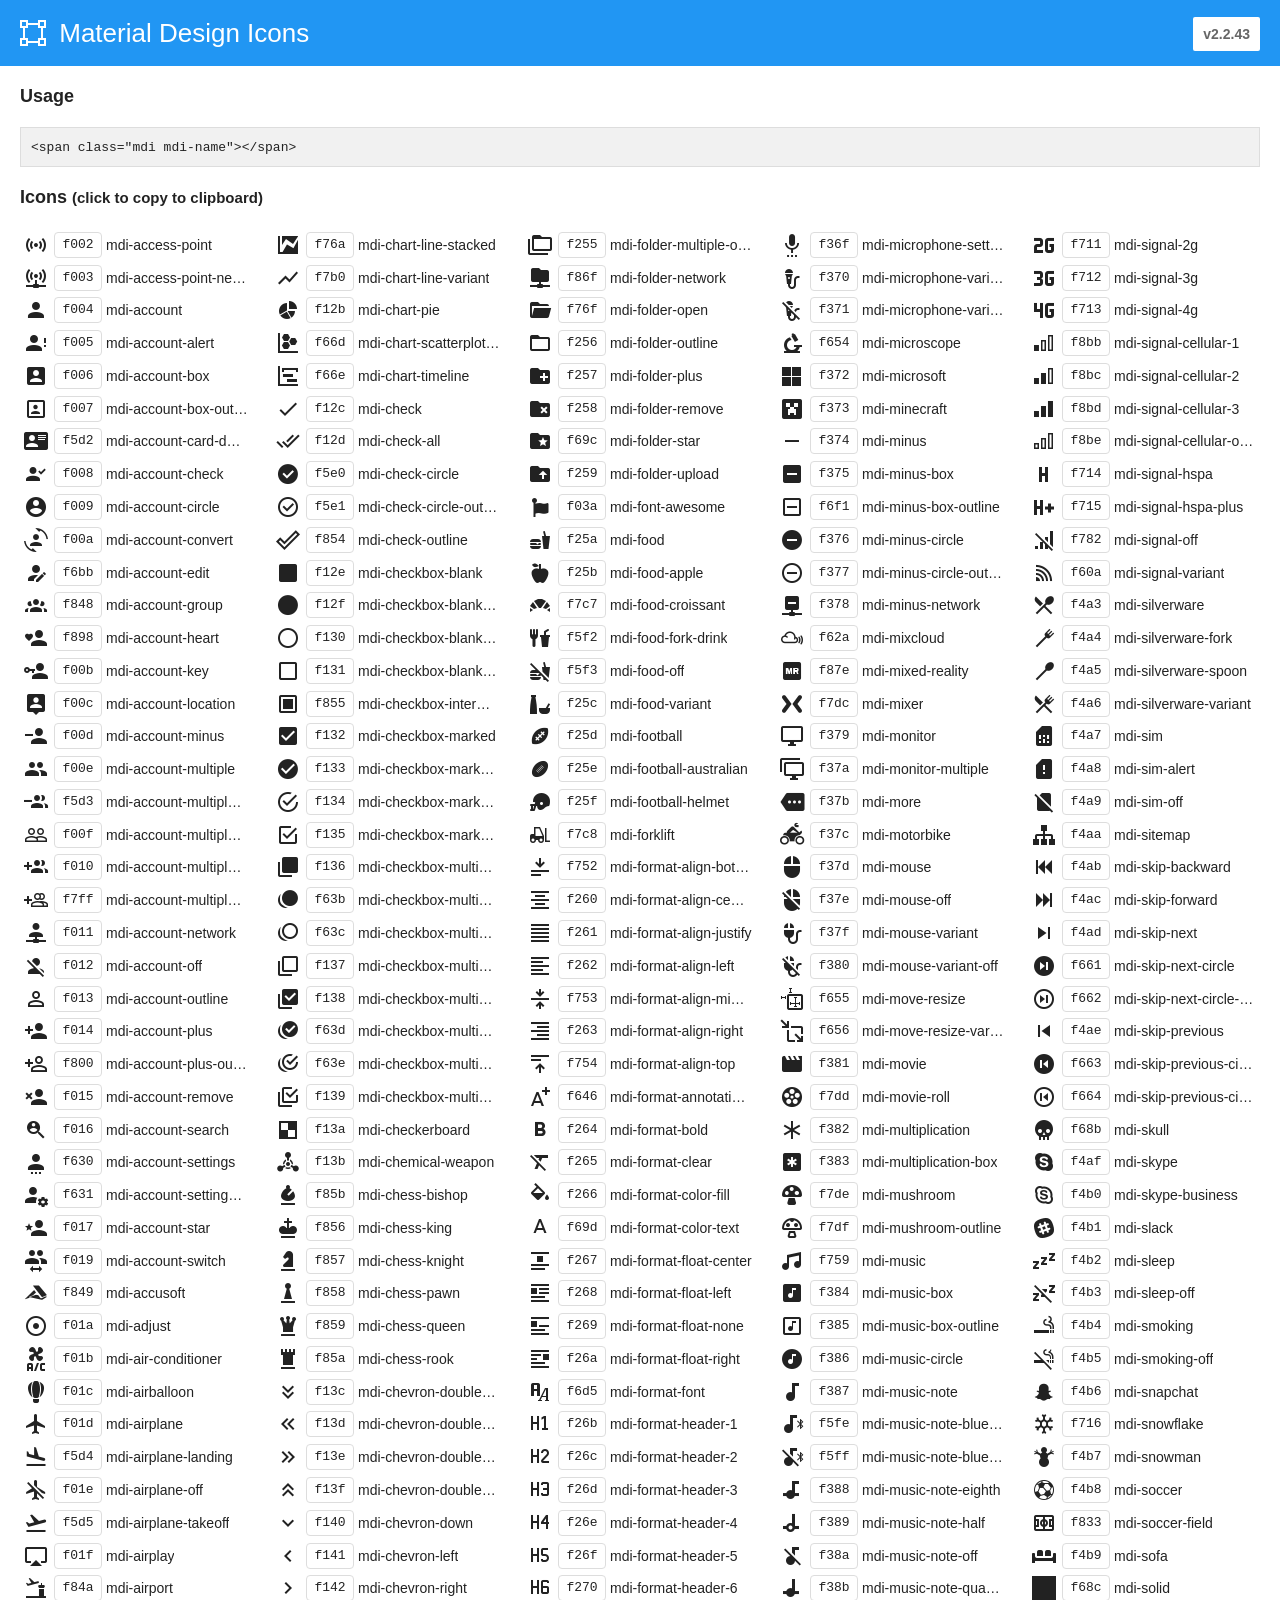
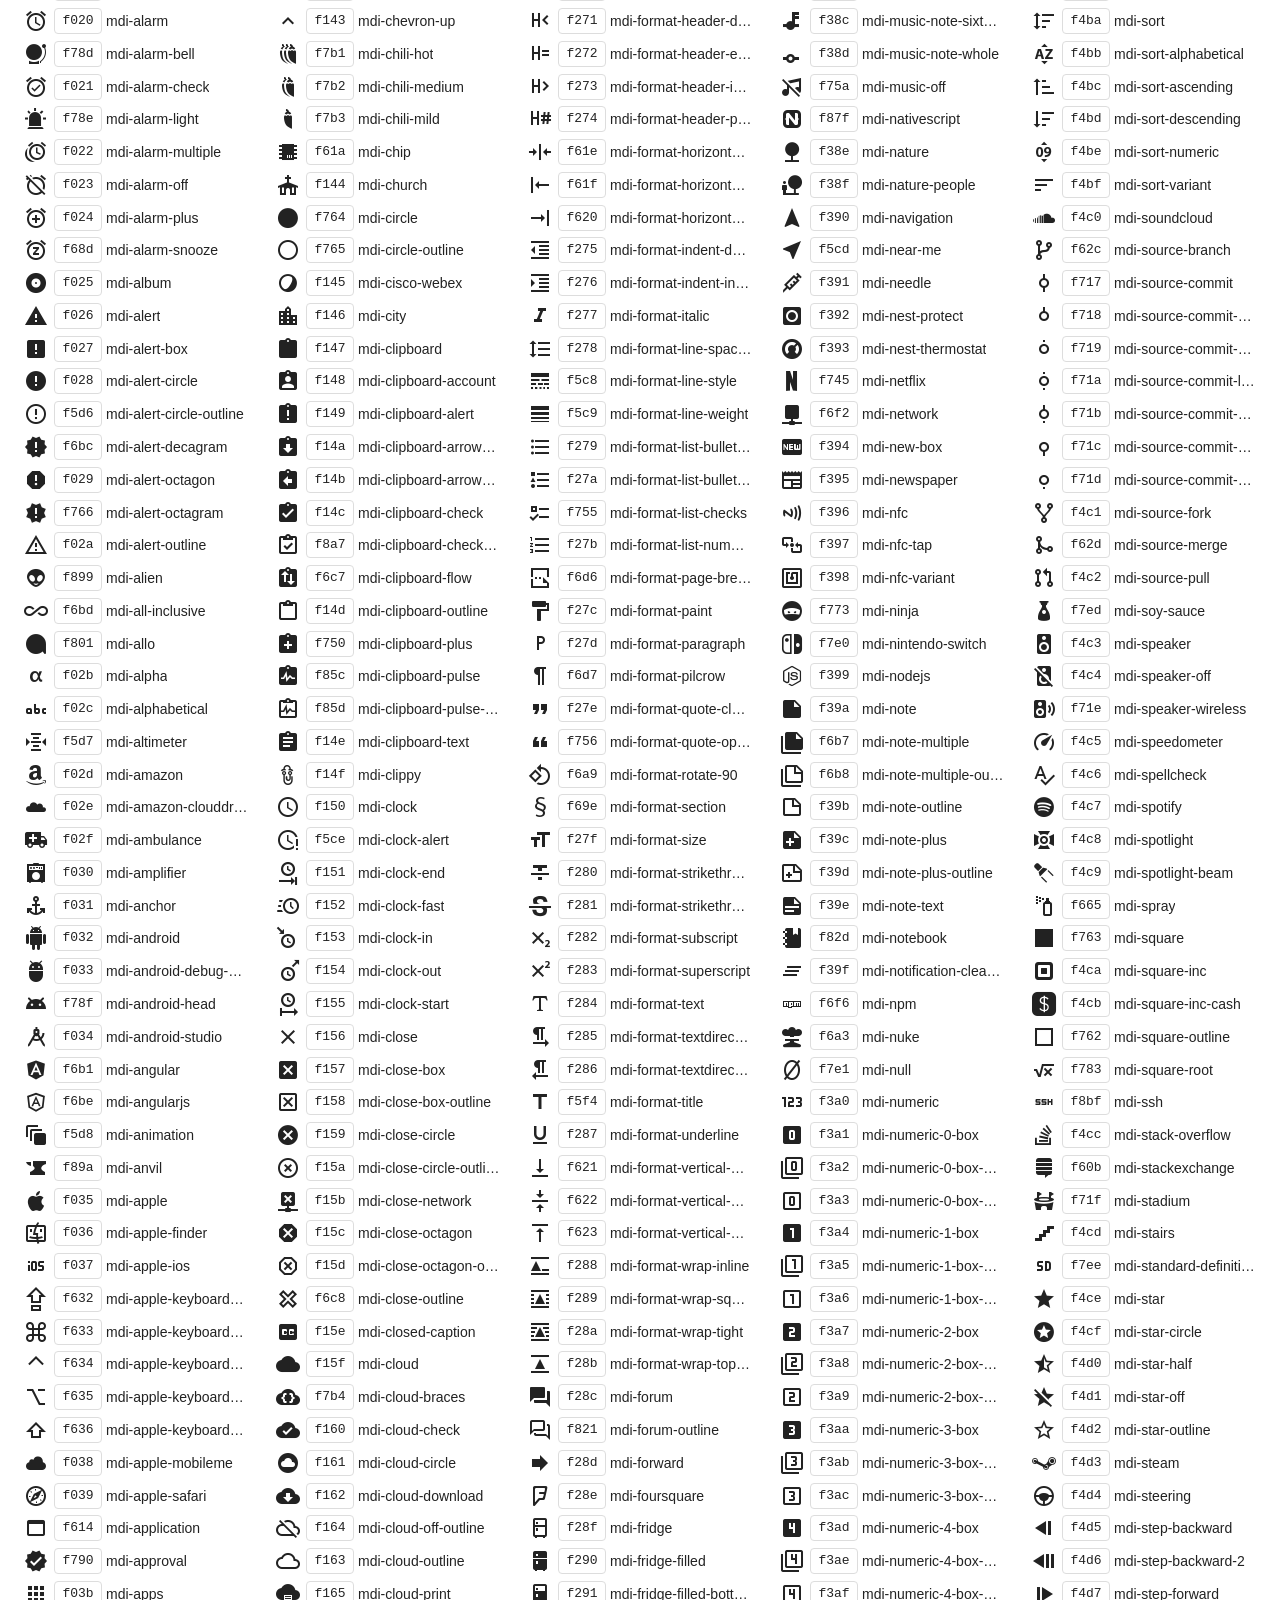
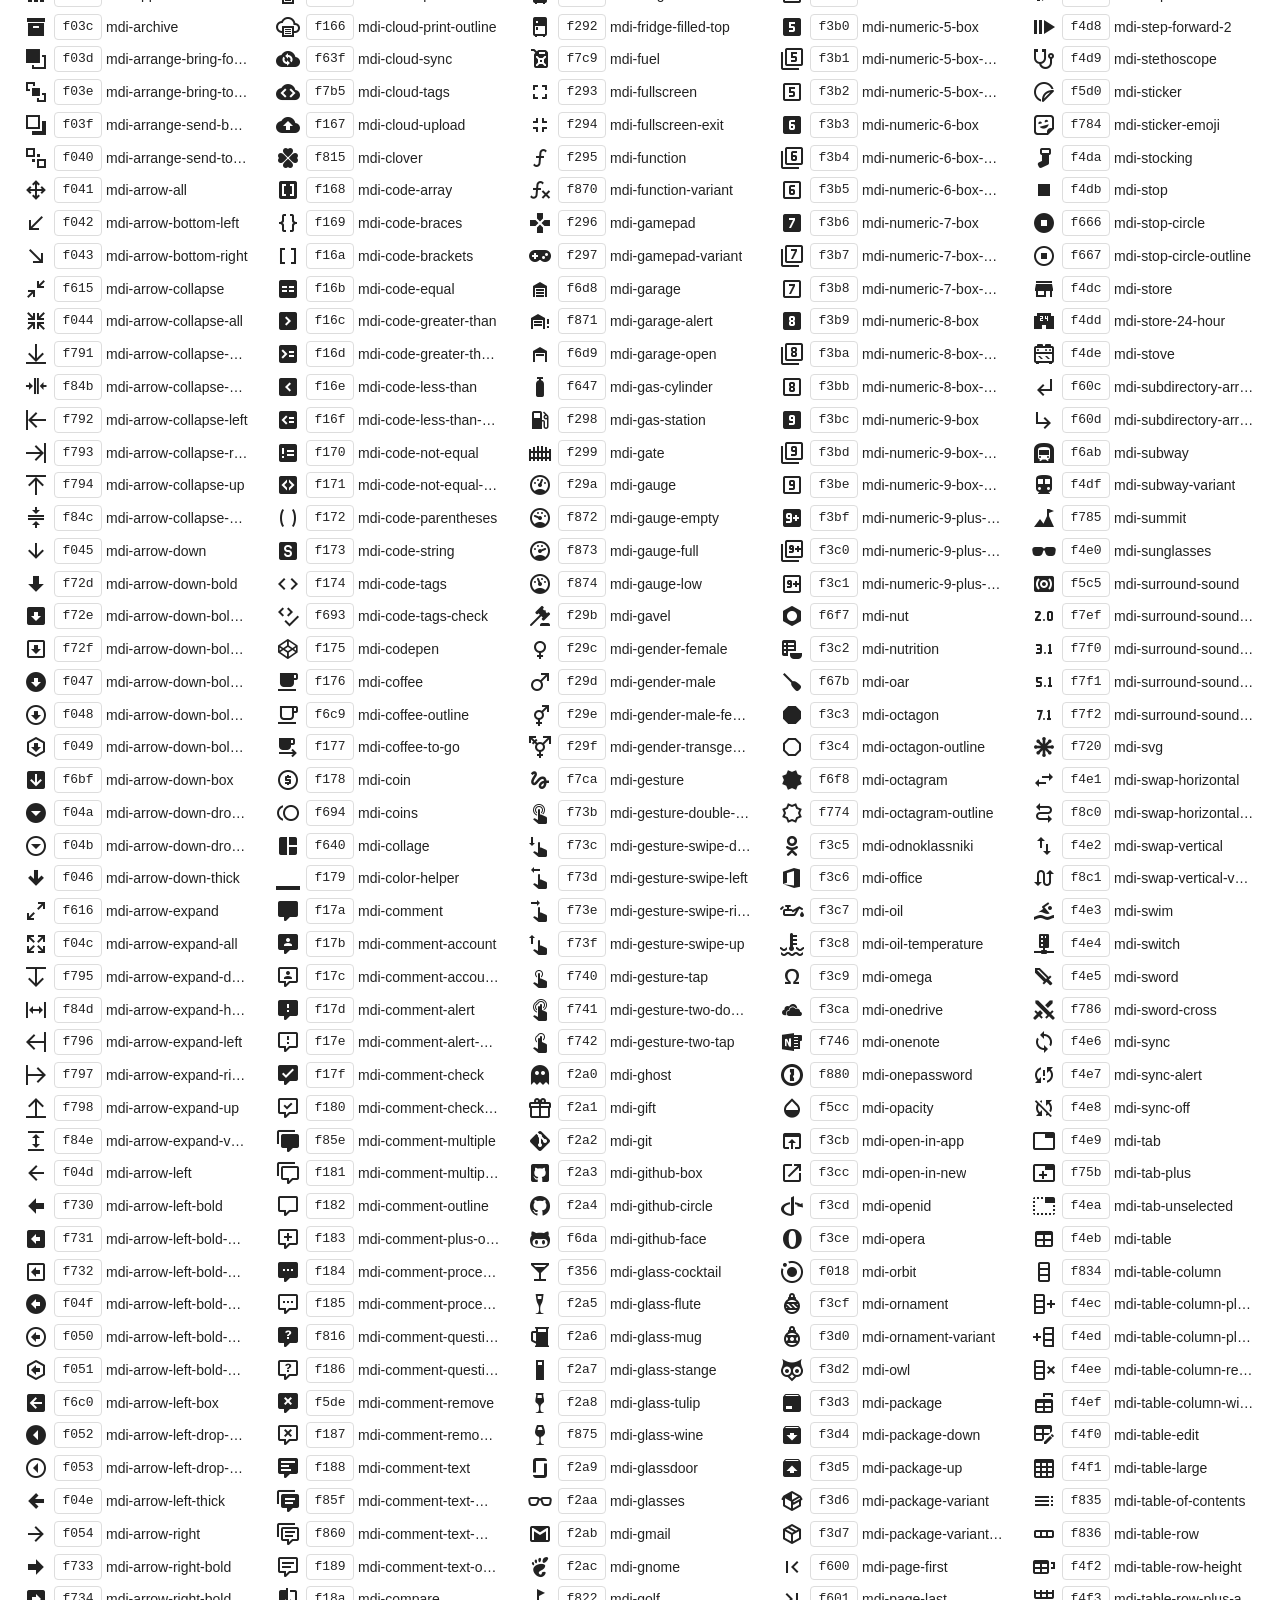
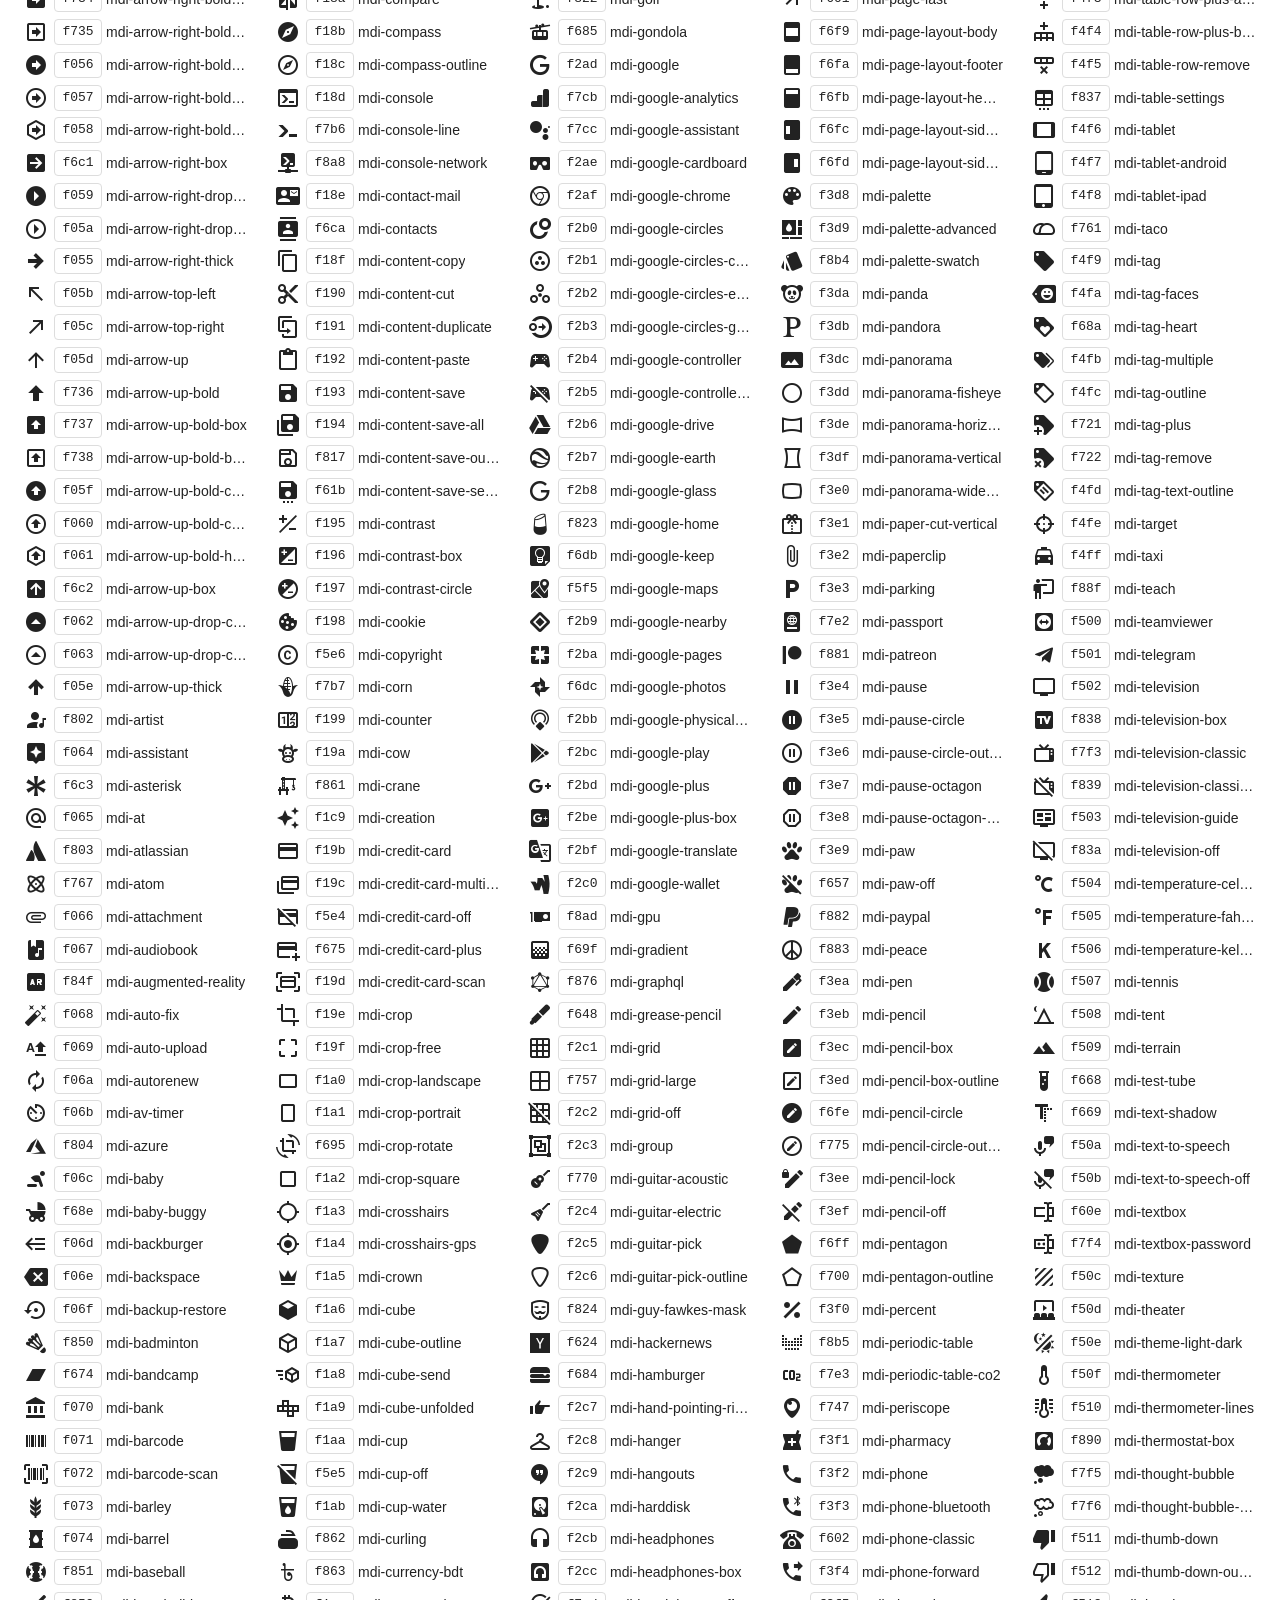
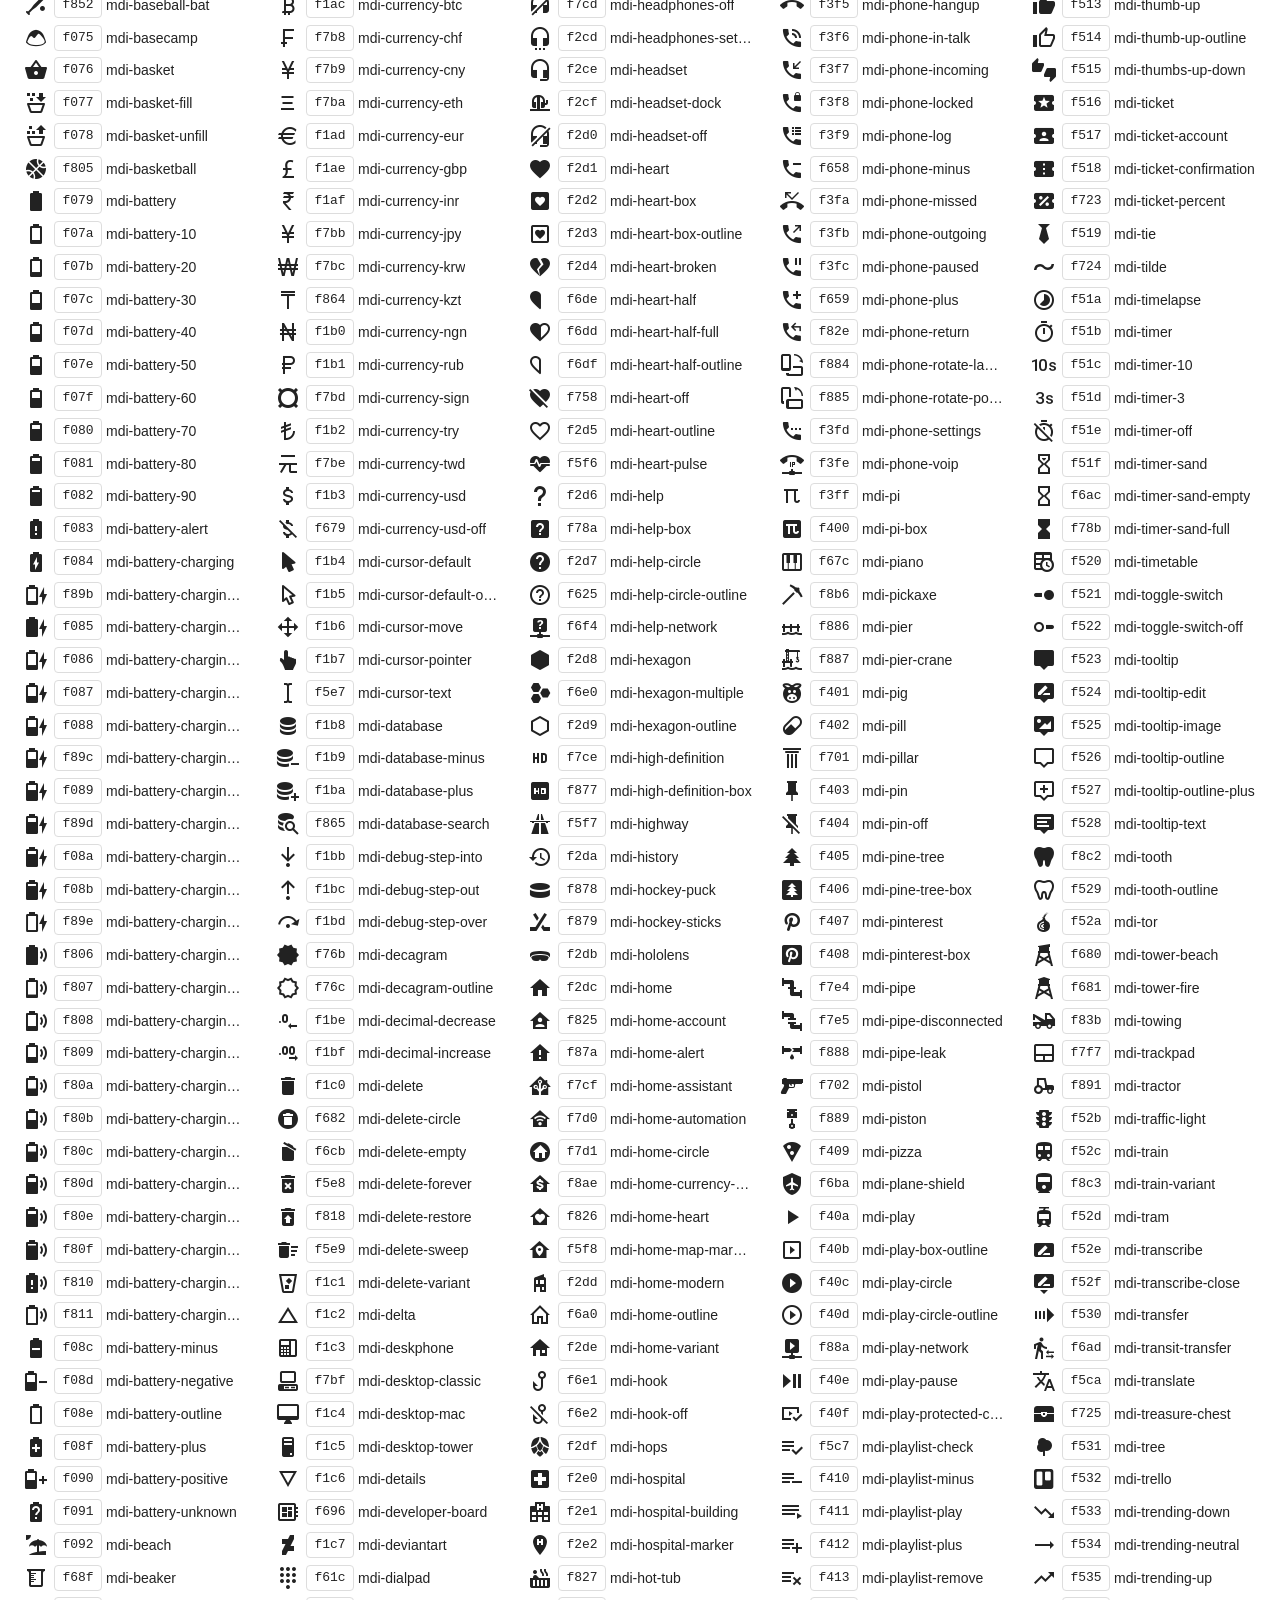
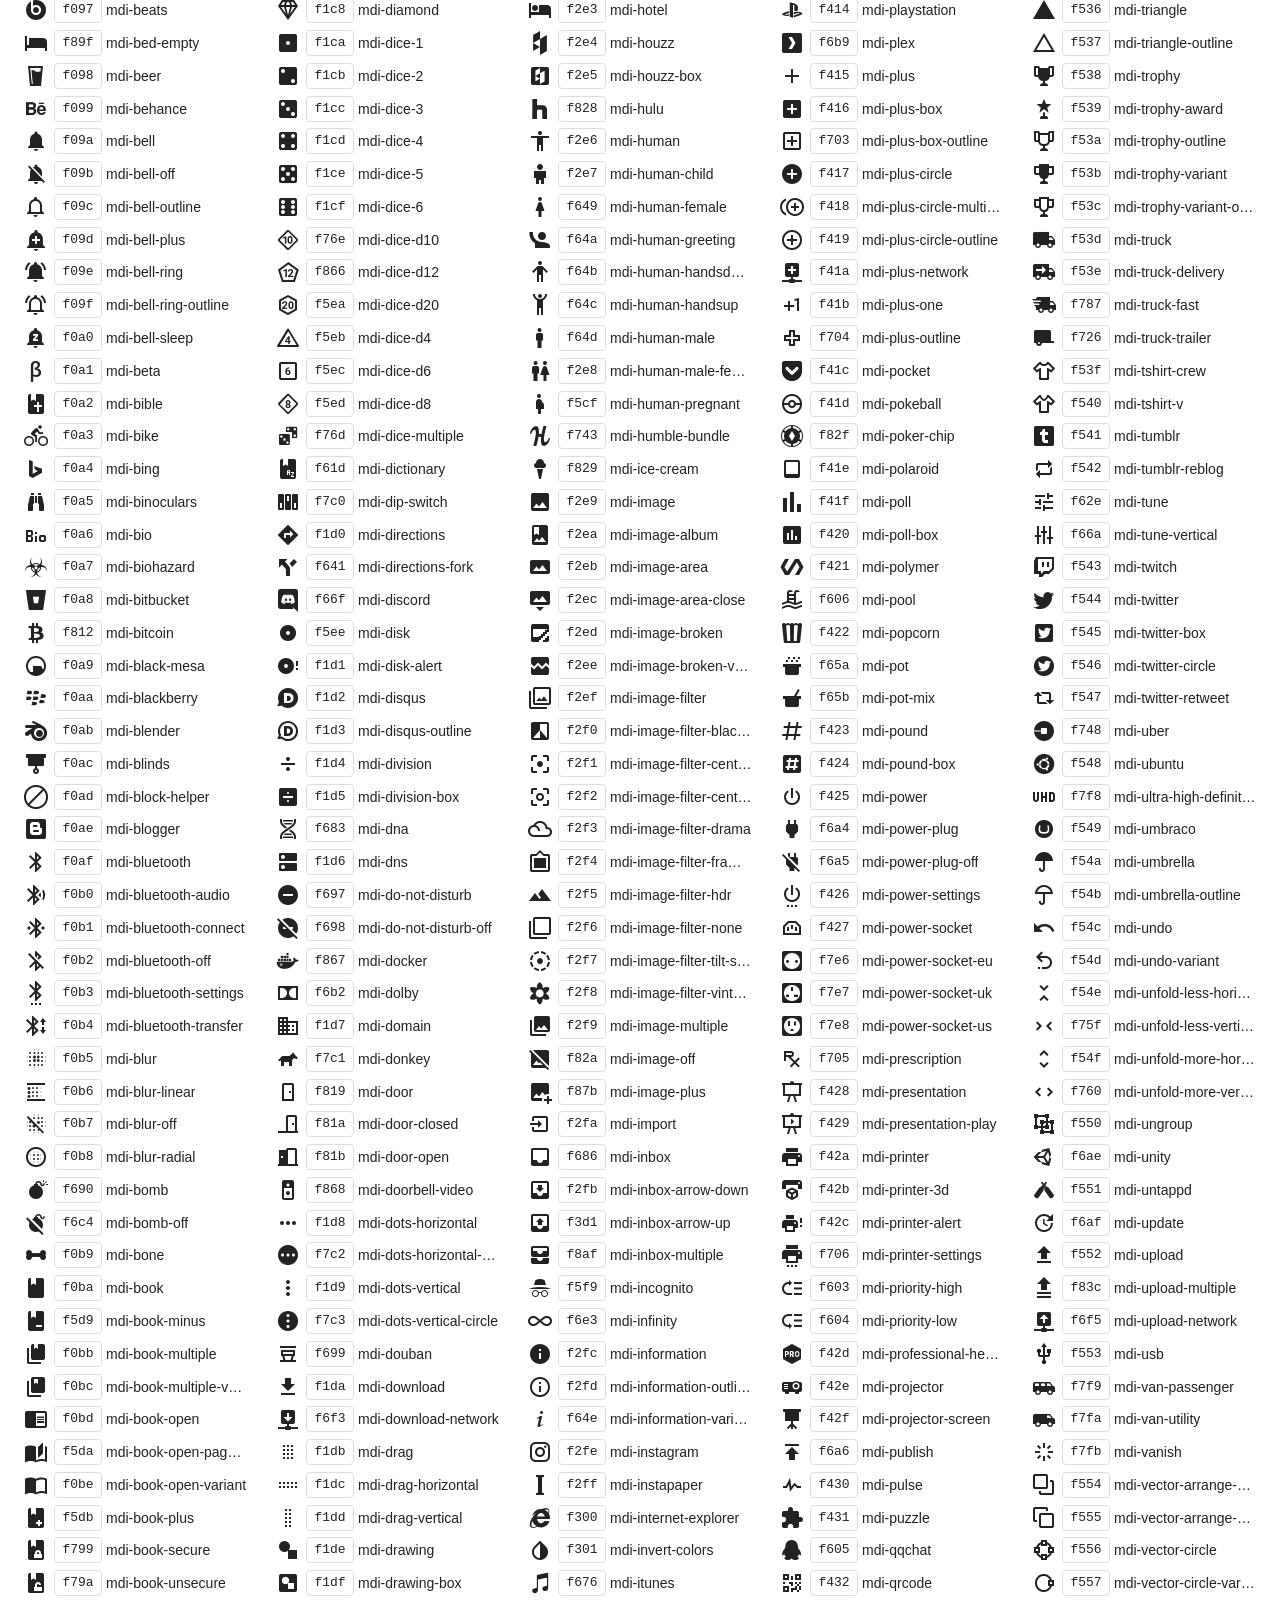
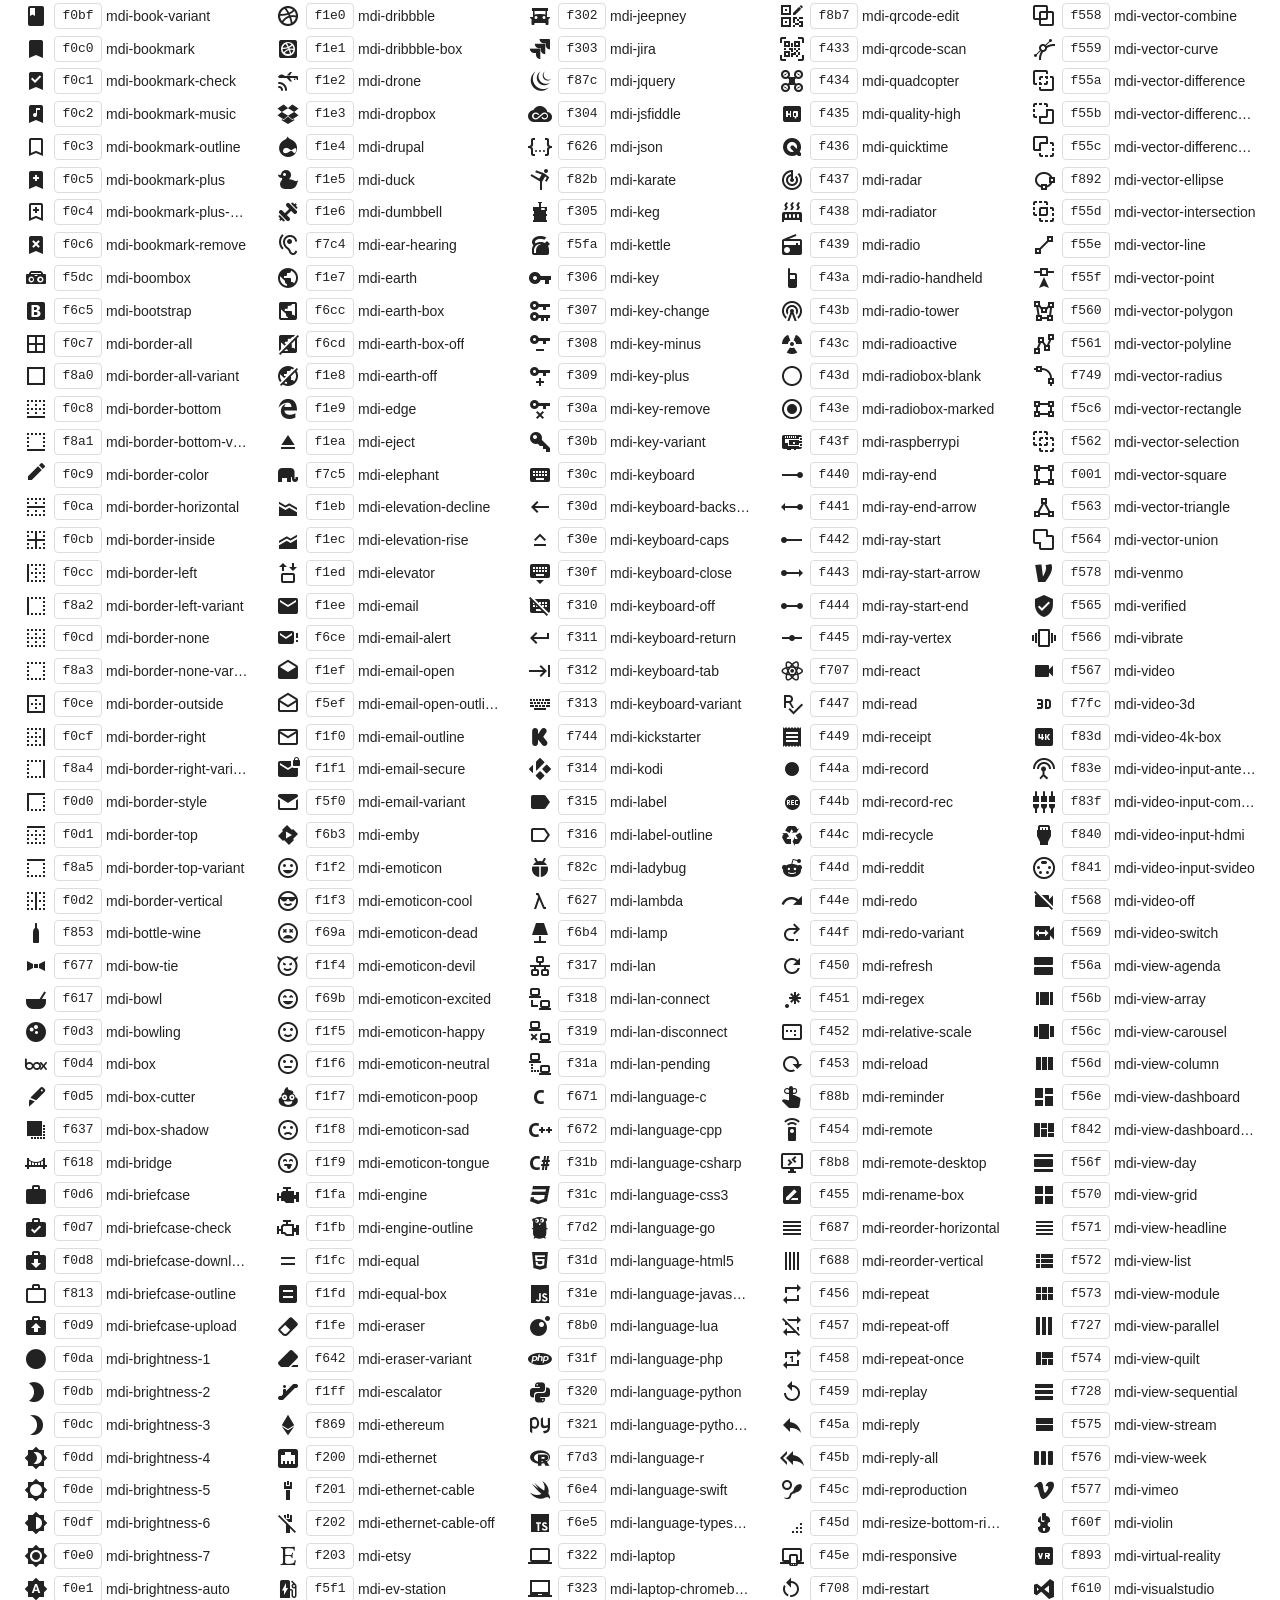
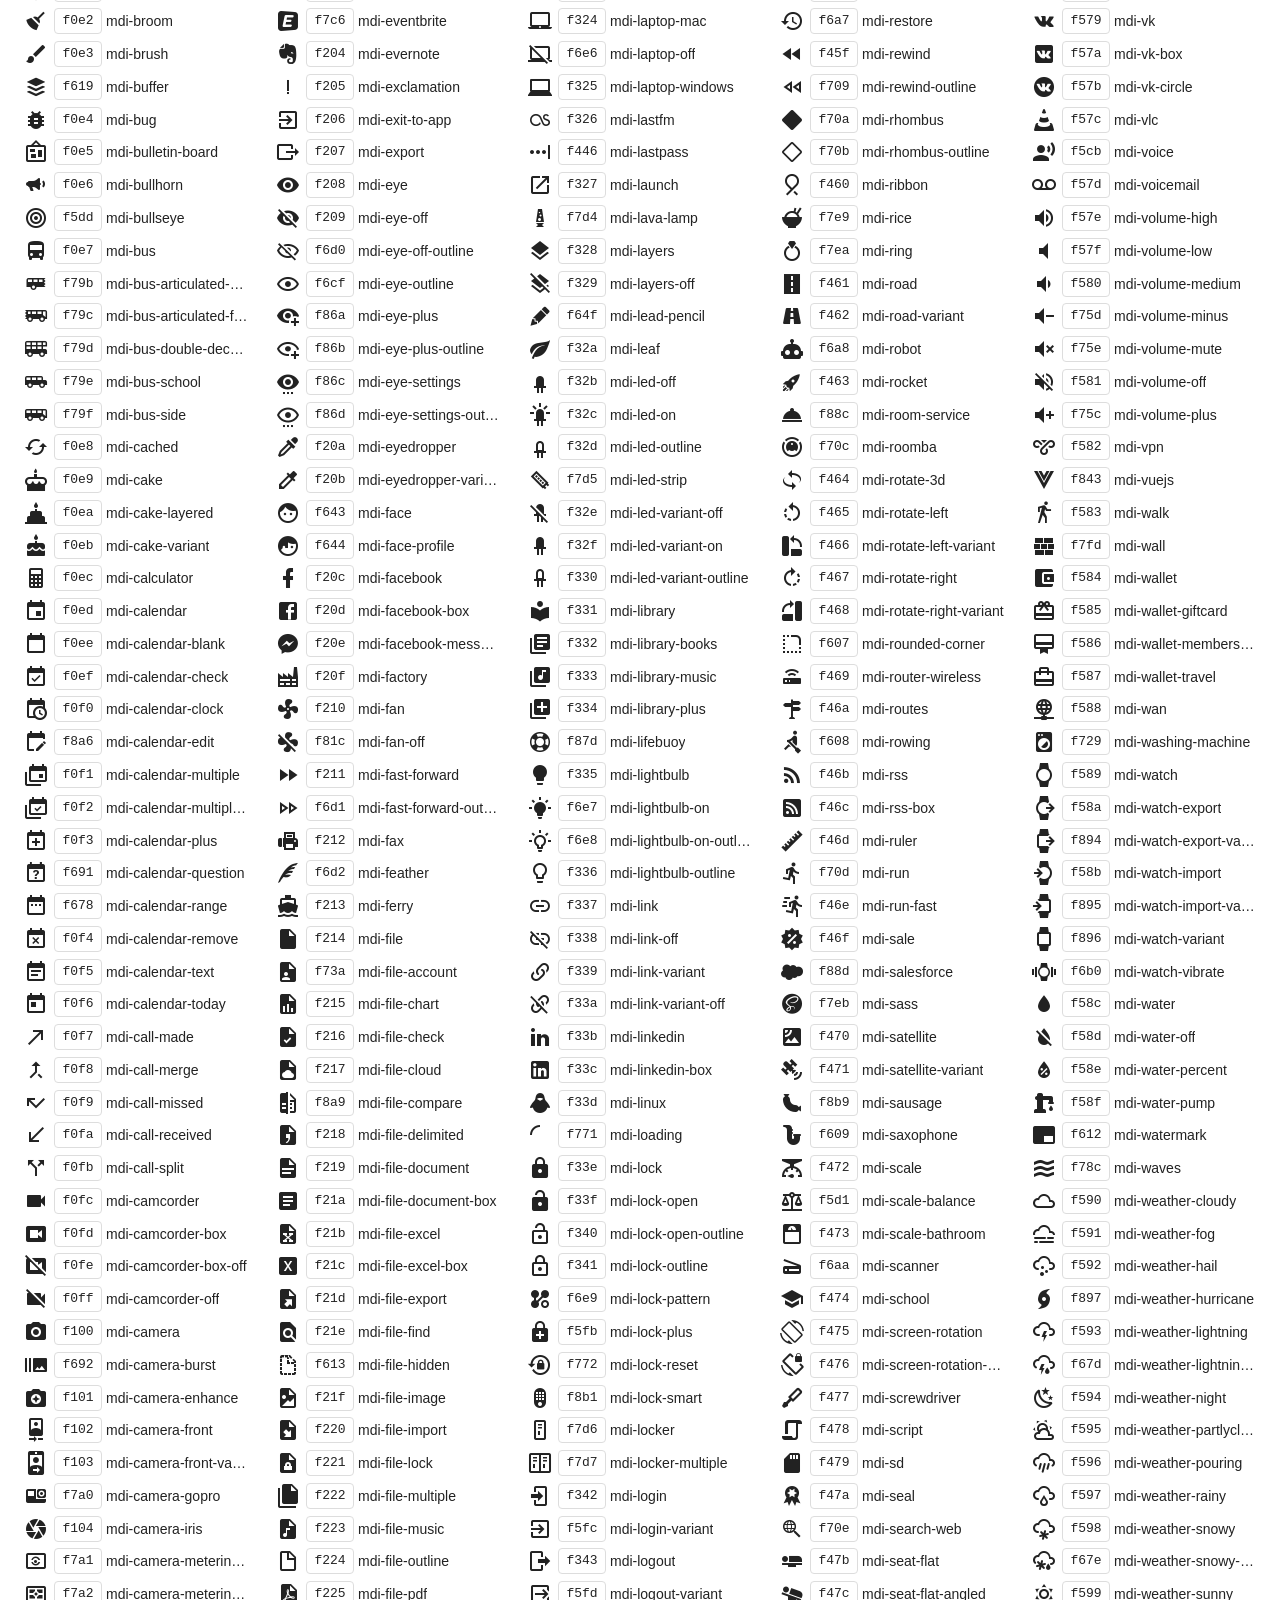
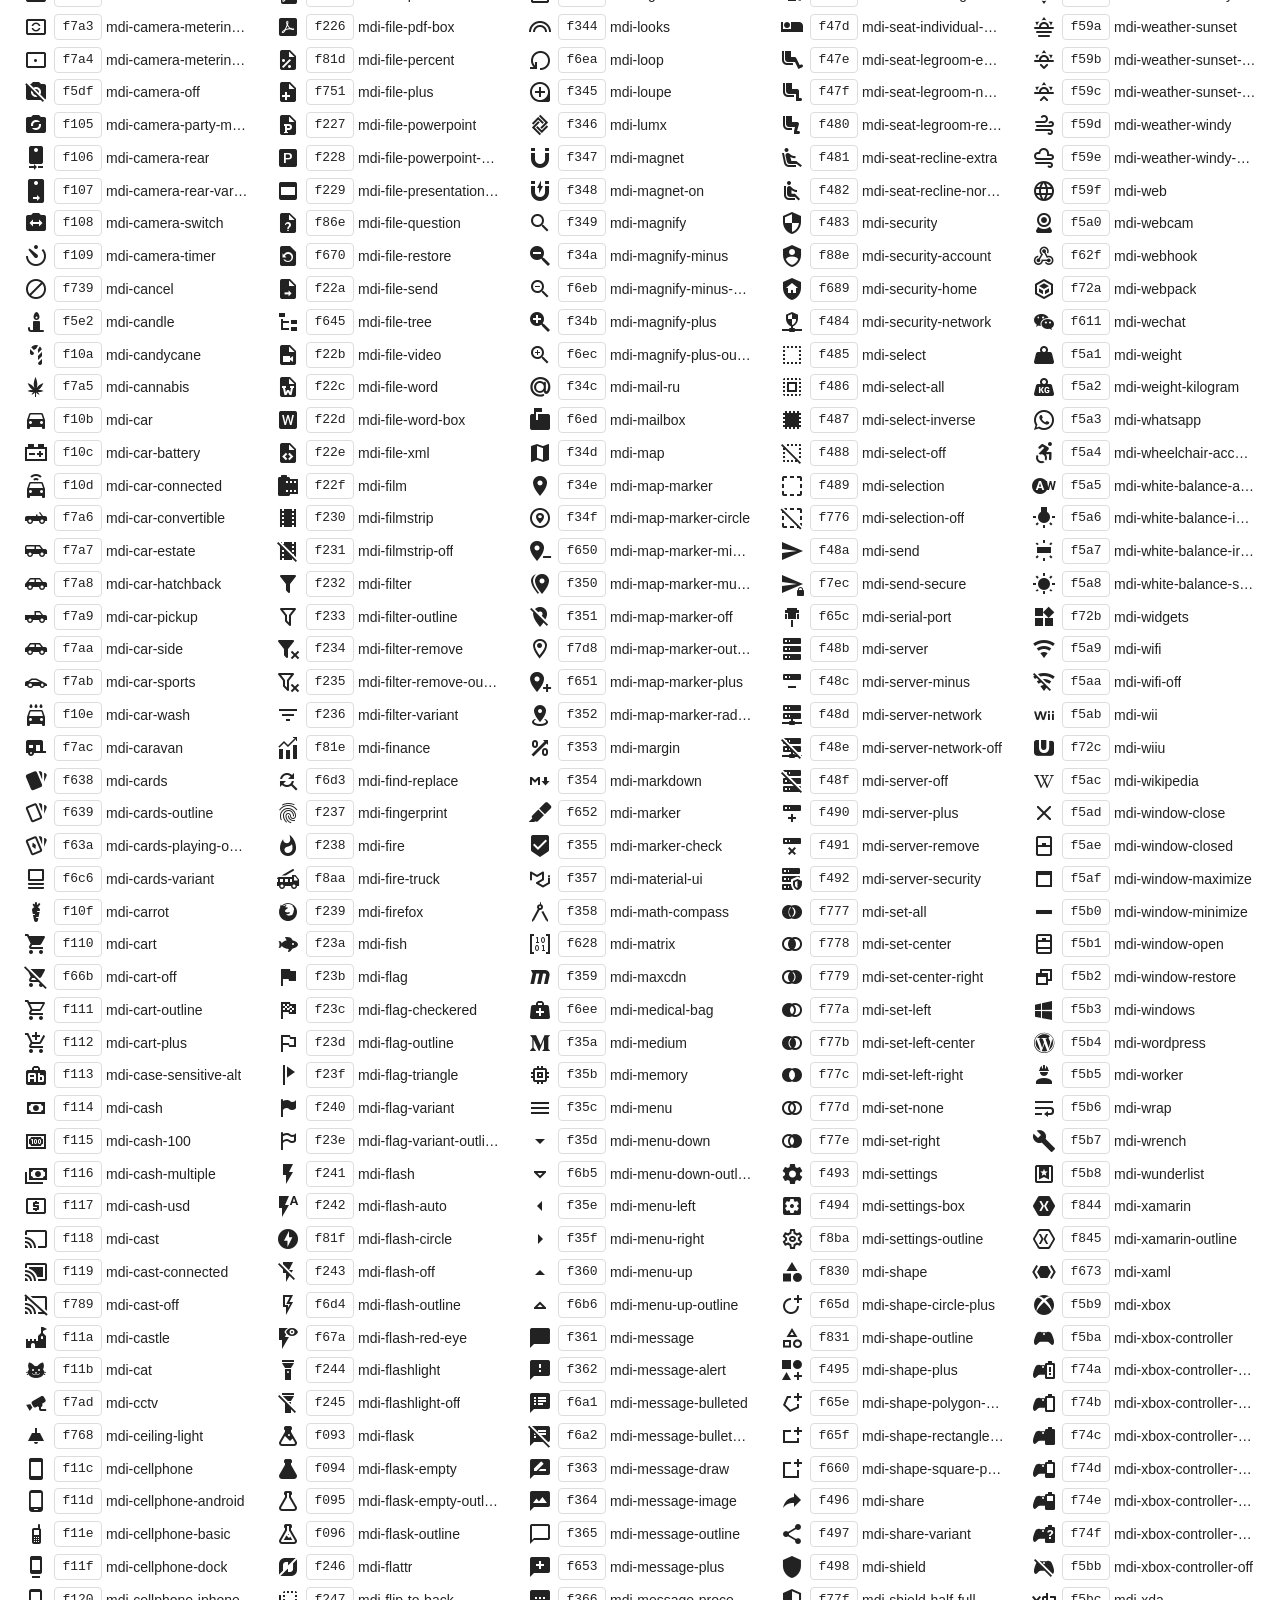
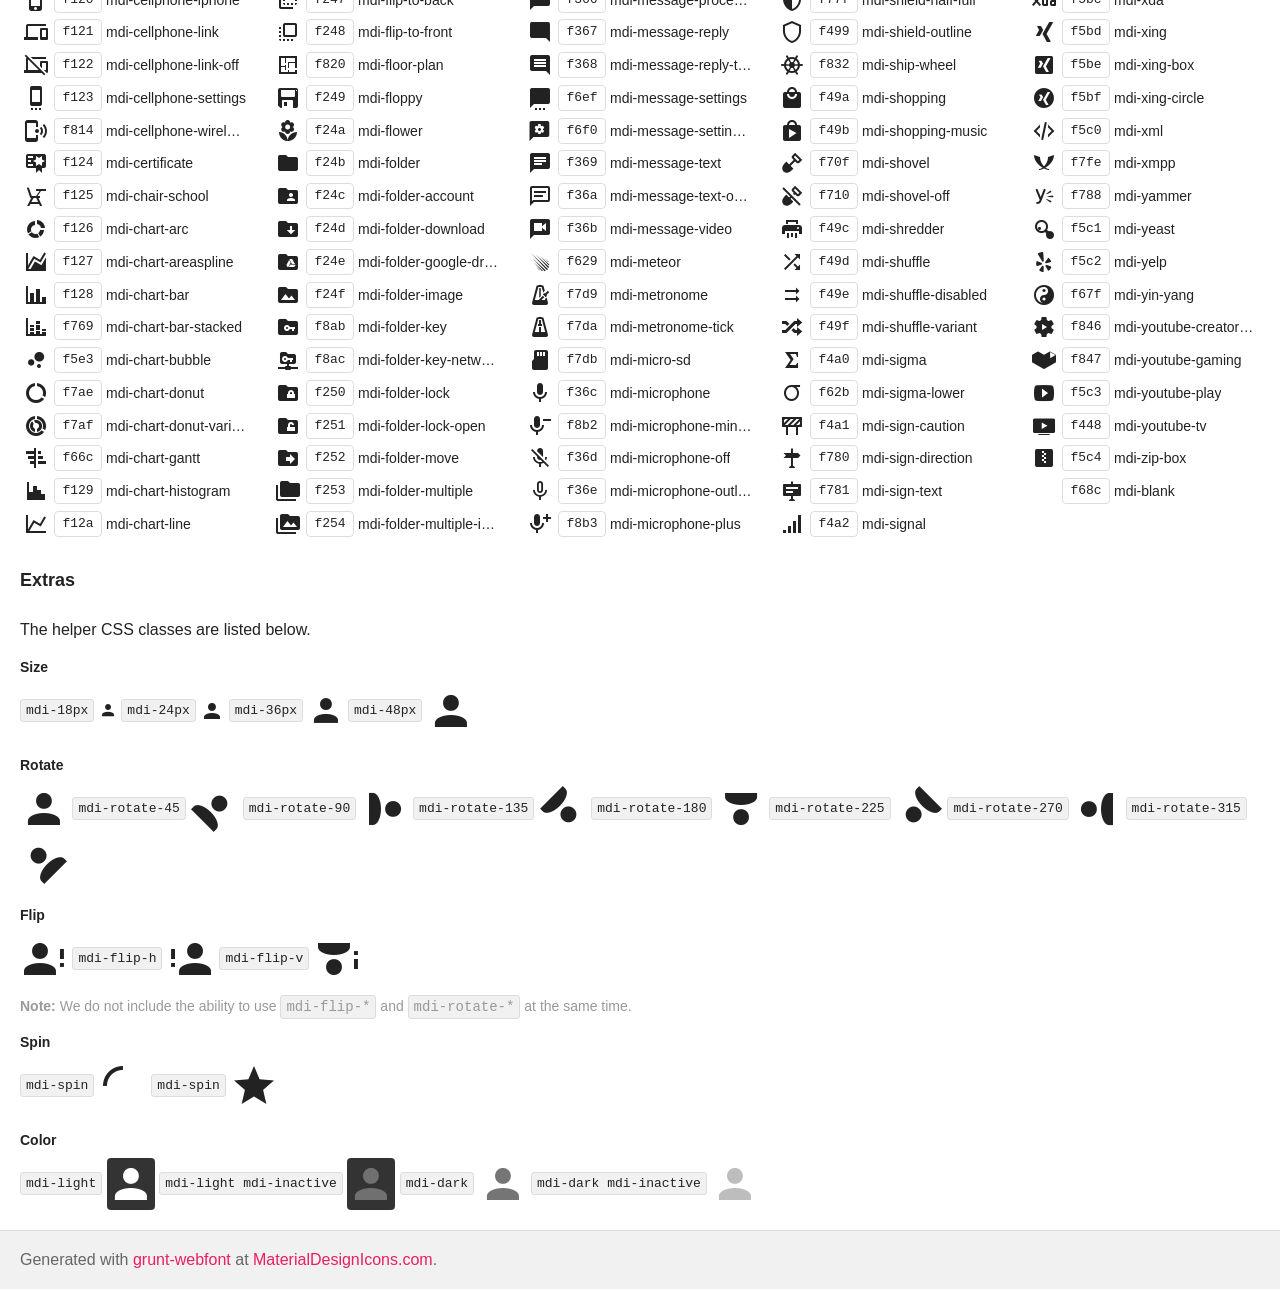
<file: src/assets/vendors/iconfonts/mdi/preview.html>
<!doctype html>
<html>
  <head>
    <meta charset="utf-8" />
    <title>Material Design Icons</title>
    <style>
      * {
        margin: 0;
        padding: 0;
      }

      body {
        margin: 0;
        padding: 0;
        background: #fff;
        color: #222;
      }

      h1,
      h2,
      h3,
      p,
      div,
      footer {
        font-family: "Helvetica Neue", Arial, sans-serif;
      }

      h1 {
        padding: 20px 20px 16px 20px;
        font-size: 26px;
        line-height: 26px;
        font-weight: normal;
        color: #FFF;
        background-color: #2196F3;
      }

      h1 svg {
        vertical-align: middle;
        width: 26px;
        height: 26px;
        margin: 0 6px 4px 0;
      }

      h1 svg path {
        fill: #FFF;
      }

      h1 .version {
        font-size: 14px;
        background: #FFF;
        padding: 4px 10px;
        float: right;
        border-radius: 2px;
        margin: -3px 0 0 0;
        color: #666;
        font-weight: bold;
      }

      h1 .version::before {
        content: 'v';
      }

      h2 {
        font-size: 18px;
        padding: 20px;
      }

      h3 {
        font-size: 14px;
        padding: 10px 20px 0 20px;
        font-weight: bold;
      }

      p {
        padding: 10px 20px;
      }

      p code {
        display: inline-block;
        vertical-align: middle;
        background: #F1F1F1;
        padding: 3px 5px;
        border-radius: 3px;
        border: 1px solid #DDD;
      }

      p i.mdi {
        vertical-align: middle;
        border-radius: 4px;
        display: inline-block;
      }

      p i.mdi.dark-demo {
        background: #333;
      }

      p.note {
        color: #999;
        font-size: 14px;
        padding: 0 20px 5px 20px;
      }

      .icons {
        padding: 0 20px 10px 20px;
        -webkit-column-count: 5;
        -moz-column-count: 5;
        column-count: 5;
        -webkit-column-gap: 20px;
        -moz-column-gap: 20px;
        column-gap: 20px;
      }

      .icons div {
        line-height: 2em;
      }

      .icons div span {
        cursor: pointer;
        font-size: 14px;
        text-overflow: ellipsis;
        display: inline-block;
        max-width: calc(100% - 90px);
        overflow: hidden;
        vertical-align: middle;
        white-space: nowrap;
      }

      .icons div code:hover,
      .icons div span:hover,
      .icons div i:hover {
        color: #3c90be;
      }

      .icons div code:hover {
        border-color: #3c90be;
      }

      .icons div code {
        border: 1px solid #DDD;
        width: 46px;
        margin-left: 2px;
        margin-right: 4px;
        border-radius: 4px;
        display: inline-block;
        vertical-align: middle;
        text-align: center;
        line-height: 24px;
        cursor: pointer;
      }

      .icons div i {
        display: inline-block;
        width: 32px;
        height: 24px;
        text-align: center;
        vertical-align: middle;
        cursor: pointer;
        line-height: 24px;
      }

      .icons .mdi:before {
        font-size: 24px;
      }

      pre {
        margin: 0 20px;
        font-family: Consolas, monospace;
        padding: 10px;
        border: 1px solid #DDD;
        background: #F1F1F1;
      }

      div.copied {
        position: fixed;
        top: 100px;
        left: 50%;
        width: 200px;
        text-align: center;
        color: #3c763d;
        background-color: #dff0d8;
        border: 1px solid #d6e9c6;
        padding: 10px 15px;
        border-radius: 4px;
        margin-left: -100px;
        box-shadow: 0 0 10px rgba(0, 0, 0, 0.2);
      }

      footer {
        padding: 20px;
        color: #666;
        border-top: 1px solid #DDD;
        background: #F1F1F1;
      }

      footer a {
        color: #e91e63;
        text-decoration: none;
      }
    </style>
    <link href="css/materialdesignicons.min.css" media="all" rel="stylesheet" type="text/css" /> </head>
  <body>
    <h1>
      <svg>
        <path d="M0,0H8V3H18V0H26V8H23V18H26V26H18V23H8V21H18V18H21V8H18V5H8V8H5V18H8V26H0V18H3V8H0V0M2,2V6H6V2H2M2,20V24H6V20H2M20,2V6H24V2H20M20,20V24H24V20H20Z"></path>
      </svg> Material Design Icons
      <span class="version">2.2.43</span>
    </h1>
    <h2>Usage</h2> <pre><code>&lt;span class=&quot;mdi mdi-<span id="name">name</span>&quot;&gt;&lt;/span&gt;</code></pre>
    <h2>Icons
      <small>(click to copy to clipboard)</small>
    </h2>
    <div class="icons" id="icons"></div>
    <h2>Extras</h2>
    <p>The helper CSS classes are listed below.</p>
    <h3>Size</h3>
    <p> <code>mdi-18px</code>
      <i class="mdi mdi-18px mdi-account"></i> <code>mdi-24px</code>
      <i class="mdi mdi-24px mdi-account"></i> <code>mdi-36px</code>
      <i class="mdi mdi-36px mdi-account"></i> <code>mdi-48px</code>
      <i class="mdi mdi-48px mdi-account"></i>
    </p>
    <h3>Rotate</h3>
    <p>
      <i class="mdi mdi-48px mdi-account"></i> <code>mdi-rotate-45</code>
      <i class="mdi mdi-48px mdi-rotate-45 mdi-account"></i> <code>mdi-rotate-90</code>
      <i class="mdi mdi-48px mdi-rotate-90 mdi-account"></i> <code>mdi-rotate-135</code>
      <i class="mdi mdi-48px mdi-rotate-135 mdi-account"></i> <code>mdi-rotate-180</code>
      <i class="mdi mdi-48px mdi-rotate-180 mdi-account"></i> <code>mdi-rotate-225</code>
      <i class="mdi mdi-48px mdi-rotate-225 mdi-account"></i> <code>mdi-rotate-270</code>
      <i class="mdi mdi-48px mdi-rotate-270 mdi-account"></i> <code>mdi-rotate-315</code>
      <i class="mdi mdi-48px mdi-rotate-315 mdi-account"></i>
    </p>
    <h3>Flip</h3>
    <p>
      <i class="mdi mdi-48px mdi-account-alert"></i> <code>mdi-flip-h</code>
      <i class="mdi mdi-48px mdi-flip-h mdi-account-alert"></i> <code>mdi-flip-v</code>
      <i class="mdi mdi-48px mdi-flip-v mdi-account-alert"></i>
    </p>
    <p class="note">
      <strong>Note:</strong> We do not include the ability to use <code>mdi-flip-*</code> and <code>mdi-rotate-*</code> at the same time.</p>
    <h3>Spin</h3>
    <p> <code>mdi-spin</code>
      <i class="mdi mdi-48px mdi-spin mdi-loading"></i> <code>mdi-spin</code>
      <i class="mdi mdi-48px mdi-spin mdi-star"></i>
    </p>
    <h3>Color</h3>
    <p style="padding-bottom:20px;"> <code>mdi-light</code>
      <i class="mdi mdi-48px mdi-light mdi-account dark-demo"></i> <code>mdi-light mdi-inactive</code>
      <i class="mdi mdi-48px mdi-light mdi-inactive mdi-account dark-demo"></i> <code>mdi-dark</code>
      <i class="mdi mdi-48px mdi-dark mdi-account"></i> <code>mdi-dark mdi-inactive</code>
      <i class="mdi mdi-48px mdi-dark mdi-inactive mdi-account"></i>
    </p>
    <footer>Generated with
      <a href="https://github.com/sapegin/grunt-webfont">grunt-webfont</a> at
      <a href="http://materialdesignicons.com/">MaterialDesignIcons.com</a>.</footer>
    <script type="text/javascript">
      (function()
      {
        var icons = [
        {
          "name": "access-point",
          "hex": "f002"
        },
        {
          "name": "access-point-network",
          "hex": "f003"
        },
        {
          "name": "account",
          "hex": "f004"
        },
        {
          "name": "account-alert",
          "hex": "f005"
        },
        {
          "name": "account-box",
          "hex": "f006"
        },
        {
          "name": "account-box-outline",
          "hex": "f007"
        },
        {
          "name": "account-card-details",
          "hex": "f5d2"
        },
        {
          "name": "account-check",
          "hex": "f008"
        },
        {
          "name": "account-circle",
          "hex": "f009"
        },
        {
          "name": "account-convert",
          "hex": "f00a"
        },
        {
          "name": "account-edit",
          "hex": "f6bb"
        },
        {
          "name": "account-group",
          "hex": "f848"
        },
        {
          "name": "account-heart",
          "hex": "f898"
        },
        {
          "name": "account-key",
          "hex": "f00b"
        },
        {
          "name": "account-location",
          "hex": "f00c"
        },
        {
          "name": "account-minus",
          "hex": "f00d"
        },
        {
          "name": "account-multiple",
          "hex": "f00e"
        },
        {
          "name": "account-multiple-minus",
          "hex": "f5d3"
        },
        {
          "name": "account-multiple-outline",
          "hex": "f00f"
        },
        {
          "name": "account-multiple-plus",
          "hex": "f010"
        },
        {
          "name": "account-multiple-plus-outline",
          "hex": "f7ff"
        },
        {
          "name": "account-network",
          "hex": "f011"
        },
        {
          "name": "account-off",
          "hex": "f012"
        },
        {
          "name": "account-outline",
          "hex": "f013"
        },
        {
          "name": "account-plus",
          "hex": "f014"
        },
        {
          "name": "account-plus-outline",
          "hex": "f800"
        },
        {
          "name": "account-remove",
          "hex": "f015"
        },
        {
          "name": "account-search",
          "hex": "f016"
        },
        {
          "name": "account-settings",
          "hex": "f630"
        },
        {
          "name": "account-settings-variant",
          "hex": "f631"
        },
        {
          "name": "account-star",
          "hex": "f017"
        },
        {
          "name": "account-switch",
          "hex": "f019"
        },
        {
          "name": "accusoft",
          "hex": "f849"
        },
        {
          "name": "adjust",
          "hex": "f01a"
        },
        {
          "name": "air-conditioner",
          "hex": "f01b"
        },
        {
          "name": "airballoon",
          "hex": "f01c"
        },
        {
          "name": "airplane",
          "hex": "f01d"
        },
        {
          "name": "airplane-landing",
          "hex": "f5d4"
        },
        {
          "name": "airplane-off",
          "hex": "f01e"
        },
        {
          "name": "airplane-takeoff",
          "hex": "f5d5"
        },
        {
          "name": "airplay",
          "hex": "f01f"
        },
        {
          "name": "airport",
          "hex": "f84a"
        },
        {
          "name": "alarm",
          "hex": "f020"
        },
        {
          "name": "alarm-bell",
          "hex": "f78d"
        },
        {
          "name": "alarm-check",
          "hex": "f021"
        },
        {
          "name": "alarm-light",
          "hex": "f78e"
        },
        {
          "name": "alarm-multiple",
          "hex": "f022"
        },
        {
          "name": "alarm-off",
          "hex": "f023"
        },
        {
          "name": "alarm-plus",
          "hex": "f024"
        },
        {
          "name": "alarm-snooze",
          "hex": "f68d"
        },
        {
          "name": "album",
          "hex": "f025"
        },
        {
          "name": "alert",
          "hex": "f026"
        },
        {
          "name": "alert-box",
          "hex": "f027"
        },
        {
          "name": "alert-circle",
          "hex": "f028"
        },
        {
          "name": "alert-circle-outline",
          "hex": "f5d6"
        },
        {
          "name": "alert-decagram",
          "hex": "f6bc"
        },
        {
          "name": "alert-octagon",
          "hex": "f029"
        },
        {
          "name": "alert-octagram",
          "hex": "f766"
        },
        {
          "name": "alert-outline",
          "hex": "f02a"
        },
        {
          "name": "alien",
          "hex": "f899"
        },
        {
          "name": "all-inclusive",
          "hex": "f6bd"
        },
        {
          "name": "allo",
          "hex": "f801"
        },
        {
          "name": "alpha",
          "hex": "f02b"
        },
        {
          "name": "alphabetical",
          "hex": "f02c"
        },
        {
          "name": "altimeter",
          "hex": "f5d7"
        },
        {
          "name": "amazon",
          "hex": "f02d"
        },
        {
          "name": "amazon-clouddrive",
          "hex": "f02e"
        },
        {
          "name": "ambulance",
          "hex": "f02f"
        },
        {
          "name": "amplifier",
          "hex": "f030"
        },
        {
          "name": "anchor",
          "hex": "f031"
        },
        {
          "name": "android",
          "hex": "f032"
        },
        {
          "name": "android-debug-bridge",
          "hex": "f033"
        },
        {
          "name": "android-head",
          "hex": "f78f"
        },
        {
          "name": "android-studio",
          "hex": "f034"
        },
        {
          "name": "angular",
          "hex": "f6b1"
        },
        {
          "name": "angularjs",
          "hex": "f6be"
        },
        {
          "name": "animation",
          "hex": "f5d8"
        },
        {
          "name": "anvil",
          "hex": "f89a"
        },
        {
          "name": "apple",
          "hex": "f035"
        },
        {
          "name": "apple-finder",
          "hex": "f036"
        },
        {
          "name": "apple-ios",
          "hex": "f037"
        },
        {
          "name": "apple-keyboard-caps",
          "hex": "f632"
        },
        {
          "name": "apple-keyboard-command",
          "hex": "f633"
        },
        {
          "name": "apple-keyboard-control",
          "hex": "f634"
        },
        {
          "name": "apple-keyboard-option",
          "hex": "f635"
        },
        {
          "name": "apple-keyboard-shift",
          "hex": "f636"
        },
        {
          "name": "apple-mobileme",
          "hex": "f038"
        },
        {
          "name": "apple-safari",
          "hex": "f039"
        },
        {
          "name": "application",
          "hex": "f614"
        },
        {
          "name": "approval",
          "hex": "f790"
        },
        {
          "name": "apps",
          "hex": "f03b"
        },
        {
          "name": "archive",
          "hex": "f03c"
        },
        {
          "name": "arrange-bring-forward",
          "hex": "f03d"
        },
        {
          "name": "arrange-bring-to-front",
          "hex": "f03e"
        },
        {
          "name": "arrange-send-backward",
          "hex": "f03f"
        },
        {
          "name": "arrange-send-to-back",
          "hex": "f040"
        },
        {
          "name": "arrow-all",
          "hex": "f041"
        },
        {
          "name": "arrow-bottom-left",
          "hex": "f042"
        },
        {
          "name": "arrow-bottom-right",
          "hex": "f043"
        },
        {
          "name": "arrow-collapse",
          "hex": "f615"
        },
        {
          "name": "arrow-collapse-all",
          "hex": "f044"
        },
        {
          "name": "arrow-collapse-down",
          "hex": "f791"
        },
        {
          "name": "arrow-collapse-horizontal",
          "hex": "f84b"
        },
        {
          "name": "arrow-collapse-left",
          "hex": "f792"
        },
        {
          "name": "arrow-collapse-right",
          "hex": "f793"
        },
        {
          "name": "arrow-collapse-up",
          "hex": "f794"
        },
        {
          "name": "arrow-collapse-vertical",
          "hex": "f84c"
        },
        {
          "name": "arrow-down",
          "hex": "f045"
        },
        {
          "name": "arrow-down-bold",
          "hex": "f72d"
        },
        {
          "name": "arrow-down-bold-box",
          "hex": "f72e"
        },
        {
          "name": "arrow-down-bold-box-outline",
          "hex": "f72f"
        },
        {
          "name": "arrow-down-bold-circle",
          "hex": "f047"
        },
        {
          "name": "arrow-down-bold-circle-outline",
          "hex": "f048"
        },
        {
          "name": "arrow-down-bold-hexagon-outline",
          "hex": "f049"
        },
        {
          "name": "arrow-down-box",
          "hex": "f6bf"
        },
        {
          "name": "arrow-down-drop-circle",
          "hex": "f04a"
        },
        {
          "name": "arrow-down-drop-circle-outline",
          "hex": "f04b"
        },
        {
          "name": "arrow-down-thick",
          "hex": "f046"
        },
        {
          "name": "arrow-expand",
          "hex": "f616"
        },
        {
          "name": "arrow-expand-all",
          "hex": "f04c"
        },
        {
          "name": "arrow-expand-down",
          "hex": "f795"
        },
        {
          "name": "arrow-expand-horizontal",
          "hex": "f84d"
        },
        {
          "name": "arrow-expand-left",
          "hex": "f796"
        },
        {
          "name": "arrow-expand-right",
          "hex": "f797"
        },
        {
          "name": "arrow-expand-up",
          "hex": "f798"
        },
        {
          "name": "arrow-expand-vertical",
          "hex": "f84e"
        },
        {
          "name": "arrow-left",
          "hex": "f04d"
        },
        {
          "name": "arrow-left-bold",
          "hex": "f730"
        },
        {
          "name": "arrow-left-bold-box",
          "hex": "f731"
        },
        {
          "name": "arrow-left-bold-box-outline",
          "hex": "f732"
        },
        {
          "name": "arrow-left-bold-circle",
          "hex": "f04f"
        },
        {
          "name": "arrow-left-bold-circle-outline",
          "hex": "f050"
        },
        {
          "name": "arrow-left-bold-hexagon-outline",
          "hex": "f051"
        },
        {
          "name": "arrow-left-box",
          "hex": "f6c0"
        },
        {
          "name": "arrow-left-drop-circle",
          "hex": "f052"
        },
        {
          "name": "arrow-left-drop-circle-outline",
          "hex": "f053"
        },
        {
          "name": "arrow-left-thick",
          "hex": "f04e"
        },
        {
          "name": "arrow-right",
          "hex": "f054"
        },
        {
          "name": "arrow-right-bold",
          "hex": "f733"
        },
        {
          "name": "arrow-right-bold-box",
          "hex": "f734"
        },
        {
          "name": "arrow-right-bold-box-outline",
          "hex": "f735"
        },
        {
          "name": "arrow-right-bold-circle",
          "hex": "f056"
        },
        {
          "name": "arrow-right-bold-circle-outline",
          "hex": "f057"
        },
        {
          "name": "arrow-right-bold-hexagon-outline",
          "hex": "f058"
        },
        {
          "name": "arrow-right-box",
          "hex": "f6c1"
        },
        {
          "name": "arrow-right-drop-circle",
          "hex": "f059"
        },
        {
          "name": "arrow-right-drop-circle-outline",
          "hex": "f05a"
        },
        {
          "name": "arrow-right-thick",
          "hex": "f055"
        },
        {
          "name": "arrow-top-left",
          "hex": "f05b"
        },
        {
          "name": "arrow-top-right",
          "hex": "f05c"
        },
        {
          "name": "arrow-up",
          "hex": "f05d"
        },
        {
          "name": "arrow-up-bold",
          "hex": "f736"
        },
        {
          "name": "arrow-up-bold-box",
          "hex": "f737"
        },
        {
          "name": "arrow-up-bold-box-outline",
          "hex": "f738"
        },
        {
          "name": "arrow-up-bold-circle",
          "hex": "f05f"
        },
        {
          "name": "arrow-up-bold-circle-outline",
          "hex": "f060"
        },
        {
          "name": "arrow-up-bold-hexagon-outline",
          "hex": "f061"
        },
        {
          "name": "arrow-up-box",
          "hex": "f6c2"
        },
        {
          "name": "arrow-up-drop-circle",
          "hex": "f062"
        },
        {
          "name": "arrow-up-drop-circle-outline",
          "hex": "f063"
        },
        {
          "name": "arrow-up-thick",
          "hex": "f05e"
        },
        {
          "name": "artist",
          "hex": "f802"
        },
        {
          "name": "assistant",
          "hex": "f064"
        },
        {
          "name": "asterisk",
          "hex": "f6c3"
        },
        {
          "name": "at",
          "hex": "f065"
        },
        {
          "name": "atlassian",
          "hex": "f803"
        },
        {
          "name": "atom",
          "hex": "f767"
        },
        {
          "name": "attachment",
          "hex": "f066"
        },
        {
          "name": "audiobook",
          "hex": "f067"
        },
        {
          "name": "augmented-reality",
          "hex": "f84f"
        },
        {
          "name": "auto-fix",
          "hex": "f068"
        },
        {
          "name": "auto-upload",
          "hex": "f069"
        },
        {
          "name": "autorenew",
          "hex": "f06a"
        },
        {
          "name": "av-timer",
          "hex": "f06b"
        },
        {
          "name": "azure",
          "hex": "f804"
        },
        {
          "name": "baby",
          "hex": "f06c"
        },
        {
          "name": "baby-buggy",
          "hex": "f68e"
        },
        {
          "name": "backburger",
          "hex": "f06d"
        },
        {
          "name": "backspace",
          "hex": "f06e"
        },
        {
          "name": "backup-restore",
          "hex": "f06f"
        },
        {
          "name": "badminton",
          "hex": "f850"
        },
        {
          "name": "bandcamp",
          "hex": "f674"
        },
        {
          "name": "bank",
          "hex": "f070"
        },
        {
          "name": "barcode",
          "hex": "f071"
        },
        {
          "name": "barcode-scan",
          "hex": "f072"
        },
        {
          "name": "barley",
          "hex": "f073"
        },
        {
          "name": "barrel",
          "hex": "f074"
        },
        {
          "name": "baseball",
          "hex": "f851"
        },
        {
          "name": "baseball-bat",
          "hex": "f852"
        },
        {
          "name": "basecamp",
          "hex": "f075"
        },
        {
          "name": "basket",
          "hex": "f076"
        },
        {
          "name": "basket-fill",
          "hex": "f077"
        },
        {
          "name": "basket-unfill",
          "hex": "f078"
        },
        {
          "name": "basketball",
          "hex": "f805"
        },
        {
          "name": "battery",
          "hex": "f079"
        },
        {
          "name": "battery-10",
          "hex": "f07a"
        },
        {
          "name": "battery-20",
          "hex": "f07b"
        },
        {
          "name": "battery-30",
          "hex": "f07c"
        },
        {
          "name": "battery-40",
          "hex": "f07d"
        },
        {
          "name": "battery-50",
          "hex": "f07e"
        },
        {
          "name": "battery-60",
          "hex": "f07f"
        },
        {
          "name": "battery-70",
          "hex": "f080"
        },
        {
          "name": "battery-80",
          "hex": "f081"
        },
        {
          "name": "battery-90",
          "hex": "f082"
        },
        {
          "name": "battery-alert",
          "hex": "f083"
        },
        {
          "name": "battery-charging",
          "hex": "f084"
        },
        {
          "name": "battery-charging-10",
          "hex": "f89b"
        },
        {
          "name": "battery-charging-100",
          "hex": "f085"
        },
        {
          "name": "battery-charging-20",
          "hex": "f086"
        },
        {
          "name": "battery-charging-30",
          "hex": "f087"
        },
        {
          "name": "battery-charging-40",
          "hex": "f088"
        },
        {
          "name": "battery-charging-50",
          "hex": "f89c"
        },
        {
          "name": "battery-charging-60",
          "hex": "f089"
        },
        {
          "name": "battery-charging-70",
          "hex": "f89d"
        },
        {
          "name": "battery-charging-80",
          "hex": "f08a"
        },
        {
          "name": "battery-charging-90",
          "hex": "f08b"
        },
        {
          "name": "battery-charging-outline",
          "hex": "f89e"
        },
        {
          "name": "battery-charging-wireless",
          "hex": "f806"
        },
        {
          "name": "battery-charging-wireless-10",
          "hex": "f807"
        },
        {
          "name": "battery-charging-wireless-20",
          "hex": "f808"
        },
        {
          "name": "battery-charging-wireless-30",
          "hex": "f809"
        },
        {
          "name": "battery-charging-wireless-40",
          "hex": "f80a"
        },
        {
          "name": "battery-charging-wireless-50",
          "hex": "f80b"
        },
        {
          "name": "battery-charging-wireless-60",
          "hex": "f80c"
        },
        {
          "name": "battery-charging-wireless-70",
          "hex": "f80d"
        },
        {
          "name": "battery-charging-wireless-80",
          "hex": "f80e"
        },
        {
          "name": "battery-charging-wireless-90",
          "hex": "f80f"
        },
        {
          "name": "battery-charging-wireless-alert",
          "hex": "f810"
        },
        {
          "name": "battery-charging-wireless-outline",
          "hex": "f811"
        },
        {
          "name": "battery-minus",
          "hex": "f08c"
        },
        {
          "name": "battery-negative",
          "hex": "f08d"
        },
        {
          "name": "battery-outline",
          "hex": "f08e"
        },
        {
          "name": "battery-plus",
          "hex": "f08f"
        },
        {
          "name": "battery-positive",
          "hex": "f090"
        },
        {
          "name": "battery-unknown",
          "hex": "f091"
        },
        {
          "name": "beach",
          "hex": "f092"
        },
        {
          "name": "beaker",
          "hex": "f68f"
        },
        {
          "name": "beats",
          "hex": "f097"
        },
        {
          "name": "bed-empty",
          "hex": "f89f"
        },
        {
          "name": "beer",
          "hex": "f098"
        },
        {
          "name": "behance",
          "hex": "f099"
        },
        {
          "name": "bell",
          "hex": "f09a"
        },
        {
          "name": "bell-off",
          "hex": "f09b"
        },
        {
          "name": "bell-outline",
          "hex": "f09c"
        },
        {
          "name": "bell-plus",
          "hex": "f09d"
        },
        {
          "name": "bell-ring",
          "hex": "f09e"
        },
        {
          "name": "bell-ring-outline",
          "hex": "f09f"
        },
        {
          "name": "bell-sleep",
          "hex": "f0a0"
        },
        {
          "name": "beta",
          "hex": "f0a1"
        },
        {
          "name": "bible",
          "hex": "f0a2"
        },
        {
          "name": "bike",
          "hex": "f0a3"
        },
        {
          "name": "bing",
          "hex": "f0a4"
        },
        {
          "name": "binoculars",
          "hex": "f0a5"
        },
        {
          "name": "bio",
          "hex": "f0a6"
        },
        {
          "name": "biohazard",
          "hex": "f0a7"
        },
        {
          "name": "bitbucket",
          "hex": "f0a8"
        },
        {
          "name": "bitcoin",
          "hex": "f812"
        },
        {
          "name": "black-mesa",
          "hex": "f0a9"
        },
        {
          "name": "blackberry",
          "hex": "f0aa"
        },
        {
          "name": "blender",
          "hex": "f0ab"
        },
        {
          "name": "blinds",
          "hex": "f0ac"
        },
        {
          "name": "block-helper",
          "hex": "f0ad"
        },
        {
          "name": "blogger",
          "hex": "f0ae"
        },
        {
          "name": "bluetooth",
          "hex": "f0af"
        },
        {
          "name": "bluetooth-audio",
          "hex": "f0b0"
        },
        {
          "name": "bluetooth-connect",
          "hex": "f0b1"
        },
        {
          "name": "bluetooth-off",
          "hex": "f0b2"
        },
        {
          "name": "bluetooth-settings",
          "hex": "f0b3"
        },
        {
          "name": "bluetooth-transfer",
          "hex": "f0b4"
        },
        {
          "name": "blur",
          "hex": "f0b5"
        },
        {
          "name": "blur-linear",
          "hex": "f0b6"
        },
        {
          "name": "blur-off",
          "hex": "f0b7"
        },
        {
          "name": "blur-radial",
          "hex": "f0b8"
        },
        {
          "name": "bomb",
          "hex": "f690"
        },
        {
          "name": "bomb-off",
          "hex": "f6c4"
        },
        {
          "name": "bone",
          "hex": "f0b9"
        },
        {
          "name": "book",
          "hex": "f0ba"
        },
        {
          "name": "book-minus",
          "hex": "f5d9"
        },
        {
          "name": "book-multiple",
          "hex": "f0bb"
        },
        {
          "name": "book-multiple-variant",
          "hex": "f0bc"
        },
        {
          "name": "book-open",
          "hex": "f0bd"
        },
        {
          "name": "book-open-page-variant",
          "hex": "f5da"
        },
        {
          "name": "book-open-variant",
          "hex": "f0be"
        },
        {
          "name": "book-plus",
          "hex": "f5db"
        },
        {
          "name": "book-secure",
          "hex": "f799"
        },
        {
          "name": "book-unsecure",
          "hex": "f79a"
        },
        {
          "name": "book-variant",
          "hex": "f0bf"
        },
        {
          "name": "bookmark",
          "hex": "f0c0"
        },
        {
          "name": "bookmark-check",
          "hex": "f0c1"
        },
        {
          "name": "bookmark-music",
          "hex": "f0c2"
        },
        {
          "name": "bookmark-outline",
          "hex": "f0c3"
        },
        {
          "name": "bookmark-plus",
          "hex": "f0c5"
        },
        {
          "name": "bookmark-plus-outline",
          "hex": "f0c4"
        },
        {
          "name": "bookmark-remove",
          "hex": "f0c6"
        },
        {
          "name": "boombox",
          "hex": "f5dc"
        },
        {
          "name": "bootstrap",
          "hex": "f6c5"
        },
        {
          "name": "border-all",
          "hex": "f0c7"
        },
        {
          "name": "border-all-variant",
          "hex": "f8a0"
        },
        {
          "name": "border-bottom",
          "hex": "f0c8"
        },
        {
          "name": "border-bottom-variant",
          "hex": "f8a1"
        },
        {
          "name": "border-color",
          "hex": "f0c9"
        },
        {
          "name": "border-horizontal",
          "hex": "f0ca"
        },
        {
          "name": "border-inside",
          "hex": "f0cb"
        },
        {
          "name": "border-left",
          "hex": "f0cc"
        },
        {
          "name": "border-left-variant",
          "hex": "f8a2"
        },
        {
          "name": "border-none",
          "hex": "f0cd"
        },
        {
          "name": "border-none-variant",
          "hex": "f8a3"
        },
        {
          "name": "border-outside",
          "hex": "f0ce"
        },
        {
          "name": "border-right",
          "hex": "f0cf"
        },
        {
          "name": "border-right-variant",
          "hex": "f8a4"
        },
        {
          "name": "border-style",
          "hex": "f0d0"
        },
        {
          "name": "border-top",
          "hex": "f0d1"
        },
        {
          "name": "border-top-variant",
          "hex": "f8a5"
        },
        {
          "name": "border-vertical",
          "hex": "f0d2"
        },
        {
          "name": "bottle-wine",
          "hex": "f853"
        },
        {
          "name": "bow-tie",
          "hex": "f677"
        },
        {
          "name": "bowl",
          "hex": "f617"
        },
        {
          "name": "bowling",
          "hex": "f0d3"
        },
        {
          "name": "box",
          "hex": "f0d4"
        },
        {
          "name": "box-cutter",
          "hex": "f0d5"
        },
        {
          "name": "box-shadow",
          "hex": "f637"
        },
        {
          "name": "bridge",
          "hex": "f618"
        },
        {
          "name": "briefcase",
          "hex": "f0d6"
        },
        {
          "name": "briefcase-check",
          "hex": "f0d7"
        },
        {
          "name": "briefcase-download",
          "hex": "f0d8"
        },
        {
          "name": "briefcase-outline",
          "hex": "f813"
        },
        {
          "name": "briefcase-upload",
          "hex": "f0d9"
        },
        {
          "name": "brightness-1",
          "hex": "f0da"
        },
        {
          "name": "brightness-2",
          "hex": "f0db"
        },
        {
          "name": "brightness-3",
          "hex": "f0dc"
        },
        {
          "name": "brightness-4",
          "hex": "f0dd"
        },
        {
          "name": "brightness-5",
          "hex": "f0de"
        },
        {
          "name": "brightness-6",
          "hex": "f0df"
        },
        {
          "name": "brightness-7",
          "hex": "f0e0"
        },
        {
          "name": "brightness-auto",
          "hex": "f0e1"
        },
        {
          "name": "broom",
          "hex": "f0e2"
        },
        {
          "name": "brush",
          "hex": "f0e3"
        },
        {
          "name": "buffer",
          "hex": "f619"
        },
        {
          "name": "bug",
          "hex": "f0e4"
        },
        {
          "name": "bulletin-board",
          "hex": "f0e5"
        },
        {
          "name": "bullhorn",
          "hex": "f0e6"
        },
        {
          "name": "bullseye",
          "hex": "f5dd"
        },
        {
          "name": "bus",
          "hex": "f0e7"
        },
        {
          "name": "bus-articulated-end",
          "hex": "f79b"
        },
        {
          "name": "bus-articulated-front",
          "hex": "f79c"
        },
        {
          "name": "bus-double-decker",
          "hex": "f79d"
        },
        {
          "name": "bus-school",
          "hex": "f79e"
        },
        {
          "name": "bus-side",
          "hex": "f79f"
        },
        {
          "name": "cached",
          "hex": "f0e8"
        },
        {
          "name": "cake",
          "hex": "f0e9"
        },
        {
          "name": "cake-layered",
          "hex": "f0ea"
        },
        {
          "name": "cake-variant",
          "hex": "f0eb"
        },
        {
          "name": "calculator",
          "hex": "f0ec"
        },
        {
          "name": "calendar",
          "hex": "f0ed"
        },
        {
          "name": "calendar-blank",
          "hex": "f0ee"
        },
        {
          "name": "calendar-check",
          "hex": "f0ef"
        },
        {
          "name": "calendar-clock",
          "hex": "f0f0"
        },
        {
          "name": "calendar-edit",
          "hex": "f8a6"
        },
        {
          "name": "calendar-multiple",
          "hex": "f0f1"
        },
        {
          "name": "calendar-multiple-check",
          "hex": "f0f2"
        },
        {
          "name": "calendar-plus",
          "hex": "f0f3"
        },
        {
          "name": "calendar-question",
          "hex": "f691"
        },
        {
          "name": "calendar-range",
          "hex": "f678"
        },
        {
          "name": "calendar-remove",
          "hex": "f0f4"
        },
        {
          "name": "calendar-text",
          "hex": "f0f5"
        },
        {
          "name": "calendar-today",
          "hex": "f0f6"
        },
        {
          "name": "call-made",
          "hex": "f0f7"
        },
        {
          "name": "call-merge",
          "hex": "f0f8"
        },
        {
          "name": "call-missed",
          "hex": "f0f9"
        },
        {
          "name": "call-received",
          "hex": "f0fa"
        },
        {
          "name": "call-split",
          "hex": "f0fb"
        },
        {
          "name": "camcorder",
          "hex": "f0fc"
        },
        {
          "name": "camcorder-box",
          "hex": "f0fd"
        },
        {
          "name": "camcorder-box-off",
          "hex": "f0fe"
        },
        {
          "name": "camcorder-off",
          "hex": "f0ff"
        },
        {
          "name": "camera",
          "hex": "f100"
        },
        {
          "name": "camera-burst",
          "hex": "f692"
        },
        {
          "name": "camera-enhance",
          "hex": "f101"
        },
        {
          "name": "camera-front",
          "hex": "f102"
        },
        {
          "name": "camera-front-variant",
          "hex": "f103"
        },
        {
          "name": "camera-gopro",
          "hex": "f7a0"
        },
        {
          "name": "camera-iris",
          "hex": "f104"
        },
        {
          "name": "camera-metering-center",
          "hex": "f7a1"
        },
        {
          "name": "camera-metering-matrix",
          "hex": "f7a2"
        },
        {
          "name": "camera-metering-partial",
          "hex": "f7a3"
        },
        {
          "name": "camera-metering-spot",
          "hex": "f7a4"
        },
        {
          "name": "camera-off",
          "hex": "f5df"
        },
        {
          "name": "camera-party-mode",
          "hex": "f105"
        },
        {
          "name": "camera-rear",
          "hex": "f106"
        },
        {
          "name": "camera-rear-variant",
          "hex": "f107"
        },
        {
          "name": "camera-switch",
          "hex": "f108"
        },
        {
          "name": "camera-timer",
          "hex": "f109"
        },
        {
          "name": "cancel",
          "hex": "f739"
        },
        {
          "name": "candle",
          "hex": "f5e2"
        },
        {
          "name": "candycane",
          "hex": "f10a"
        },
        {
          "name": "cannabis",
          "hex": "f7a5"
        },
        {
          "name": "car",
          "hex": "f10b"
        },
        {
          "name": "car-battery",
          "hex": "f10c"
        },
        {
          "name": "car-connected",
          "hex": "f10d"
        },
        {
          "name": "car-convertible",
          "hex": "f7a6"
        },
        {
          "name": "car-estate",
          "hex": "f7a7"
        },
        {
          "name": "car-hatchback",
          "hex": "f7a8"
        },
        {
          "name": "car-pickup",
          "hex": "f7a9"
        },
        {
          "name": "car-side",
          "hex": "f7aa"
        },
        {
          "name": "car-sports",
          "hex": "f7ab"
        },
        {
          "name": "car-wash",
          "hex": "f10e"
        },
        {
          "name": "caravan",
          "hex": "f7ac"
        },
        {
          "name": "cards",
          "hex": "f638"
        },
        {
          "name": "cards-outline",
          "hex": "f639"
        },
        {
          "name": "cards-playing-outline",
          "hex": "f63a"
        },
        {
          "name": "cards-variant",
          "hex": "f6c6"
        },
        {
          "name": "carrot",
          "hex": "f10f"
        },
        {
          "name": "cart",
          "hex": "f110"
        },
        {
          "name": "cart-off",
          "hex": "f66b"
        },
        {
          "name": "cart-outline",
          "hex": "f111"
        },
        {
          "name": "cart-plus",
          "hex": "f112"
        },
        {
          "name": "case-sensitive-alt",
          "hex": "f113"
        },
        {
          "name": "cash",
          "hex": "f114"
        },
        {
          "name": "cash-100",
          "hex": "f115"
        },
        {
          "name": "cash-multiple",
          "hex": "f116"
        },
        {
          "name": "cash-usd",
          "hex": "f117"
        },
        {
          "name": "cast",
          "hex": "f118"
        },
        {
          "name": "cast-connected",
          "hex": "f119"
        },
        {
          "name": "cast-off",
          "hex": "f789"
        },
        {
          "name": "castle",
          "hex": "f11a"
        },
        {
          "name": "cat",
          "hex": "f11b"
        },
        {
          "name": "cctv",
          "hex": "f7ad"
        },
        {
          "name": "ceiling-light",
          "hex": "f768"
        },
        {
          "name": "cellphone",
          "hex": "f11c"
        },
        {
          "name": "cellphone-android",
          "hex": "f11d"
        },
        {
          "name": "cellphone-basic",
          "hex": "f11e"
        },
        {
          "name": "cellphone-dock",
          "hex": "f11f"
        },
        {
          "name": "cellphone-iphone",
          "hex": "f120"
        },
        {
          "name": "cellphone-link",
          "hex": "f121"
        },
        {
          "name": "cellphone-link-off",
          "hex": "f122"
        },
        {
          "name": "cellphone-settings",
          "hex": "f123"
        },
        {
          "name": "cellphone-wireless",
          "hex": "f814"
        },
        {
          "name": "certificate",
          "hex": "f124"
        },
        {
          "name": "chair-school",
          "hex": "f125"
        },
        {
          "name": "chart-arc",
          "hex": "f126"
        },
        {
          "name": "chart-areaspline",
          "hex": "f127"
        },
        {
          "name": "chart-bar",
          "hex": "f128"
        },
        {
          "name": "chart-bar-stacked",
          "hex": "f769"
        },
        {
          "name": "chart-bubble",
          "hex": "f5e3"
        },
        {
          "name": "chart-donut",
          "hex": "f7ae"
        },
        {
          "name": "chart-donut-variant",
          "hex": "f7af"
        },
        {
          "name": "chart-gantt",
          "hex": "f66c"
        },
        {
          "name": "chart-histogram",
          "hex": "f129"
        },
        {
          "name": "chart-line",
          "hex": "f12a"
        },
        {
          "name": "chart-line-stacked",
          "hex": "f76a"
        },
        {
          "name": "chart-line-variant",
          "hex": "f7b0"
        },
        {
          "name": "chart-pie",
          "hex": "f12b"
        },
        {
          "name": "chart-scatterplot-hexbin",
          "hex": "f66d"
        },
        {
          "name": "chart-timeline",
          "hex": "f66e"
        },
        {
          "name": "check",
          "hex": "f12c"
        },
        {
          "name": "check-all",
          "hex": "f12d"
        },
        {
          "name": "check-circle",
          "hex": "f5e0"
        },
        {
          "name": "check-circle-outline",
          "hex": "f5e1"
        },
        {
          "name": "check-outline",
          "hex": "f854"
        },
        {
          "name": "checkbox-blank",
          "hex": "f12e"
        },
        {
          "name": "checkbox-blank-circle",
          "hex": "f12f"
        },
        {
          "name": "checkbox-blank-circle-outline",
          "hex": "f130"
        },
        {
          "name": "checkbox-blank-outline",
          "hex": "f131"
        },
        {
          "name": "checkbox-intermediate",
          "hex": "f855"
        },
        {
          "name": "checkbox-marked",
          "hex": "f132"
        },
        {
          "name": "checkbox-marked-circle",
          "hex": "f133"
        },
        {
          "name": "checkbox-marked-circle-outline",
          "hex": "f134"
        },
        {
          "name": "checkbox-marked-outline",
          "hex": "f135"
        },
        {
          "name": "checkbox-multiple-blank",
          "hex": "f136"
        },
        {
          "name": "checkbox-multiple-blank-circle",
          "hex": "f63b"
        },
        {
          "name": "checkbox-multiple-blank-circle-outline",
          "hex": "f63c"
        },
        {
          "name": "checkbox-multiple-blank-outline",
          "hex": "f137"
        },
        {
          "name": "checkbox-multiple-marked",
          "hex": "f138"
        },
        {
          "name": "checkbox-multiple-marked-circle",
          "hex": "f63d"
        },
        {
          "name": "checkbox-multiple-marked-circle-outline",
          "hex": "f63e"
        },
        {
          "name": "checkbox-multiple-marked-outline",
          "hex": "f139"
        },
        {
          "name": "checkerboard",
          "hex": "f13a"
        },
        {
          "name": "chemical-weapon",
          "hex": "f13b"
        },
        {
          "name": "chess-bishop",
          "hex": "f85b"
        },
        {
          "name": "chess-king",
          "hex": "f856"
        },
        {
          "name": "chess-knight",
          "hex": "f857"
        },
        {
          "name": "chess-pawn",
          "hex": "f858"
        },
        {
          "name": "chess-queen",
          "hex": "f859"
        },
        {
          "name": "chess-rook",
          "hex": "f85a"
        },
        {
          "name": "chevron-double-down",
          "hex": "f13c"
        },
        {
          "name": "chevron-double-left",
          "hex": "f13d"
        },
        {
          "name": "chevron-double-right",
          "hex": "f13e"
        },
        {
          "name": "chevron-double-up",
          "hex": "f13f"
        },
        {
          "name": "chevron-down",
          "hex": "f140"
        },
        {
          "name": "chevron-left",
          "hex": "f141"
        },
        {
          "name": "chevron-right",
          "hex": "f142"
        },
        {
          "name": "chevron-up",
          "hex": "f143"
        },
        {
          "name": "chili-hot",
          "hex": "f7b1"
        },
        {
          "name": "chili-medium",
          "hex": "f7b2"
        },
        {
          "name": "chili-mild",
          "hex": "f7b3"
        },
        {
          "name": "chip",
          "hex": "f61a"
        },
        {
          "name": "church",
          "hex": "f144"
        },
        {
          "name": "circle",
          "hex": "f764"
        },
        {
          "name": "circle-outline",
          "hex": "f765"
        },
        {
          "name": "cisco-webex",
          "hex": "f145"
        },
        {
          "name": "city",
          "hex": "f146"
        },
        {
          "name": "clipboard",
          "hex": "f147"
        },
        {
          "name": "clipboard-account",
          "hex": "f148"
        },
        {
          "name": "clipboard-alert",
          "hex": "f149"
        },
        {
          "name": "clipboard-arrow-down",
          "hex": "f14a"
        },
        {
          "name": "clipboard-arrow-left",
          "hex": "f14b"
        },
        {
          "name": "clipboard-check",
          "hex": "f14c"
        },
        {
          "name": "clipboard-check-outline",
          "hex": "f8a7"
        },
        {
          "name": "clipboard-flow",
          "hex": "f6c7"
        },
        {
          "name": "clipboard-outline",
          "hex": "f14d"
        },
        {
          "name": "clipboard-plus",
          "hex": "f750"
        },
        {
          "name": "clipboard-pulse",
          "hex": "f85c"
        },
        {
          "name": "clipboard-pulse-outline",
          "hex": "f85d"
        },
        {
          "name": "clipboard-text",
          "hex": "f14e"
        },
        {
          "name": "clippy",
          "hex": "f14f"
        },
        {
          "name": "clock",
          "hex": "f150"
        },
        {
          "name": "clock-alert",
          "hex": "f5ce"
        },
        {
          "name": "clock-end",
          "hex": "f151"
        },
        {
          "name": "clock-fast",
          "hex": "f152"
        },
        {
          "name": "clock-in",
          "hex": "f153"
        },
        {
          "name": "clock-out",
          "hex": "f154"
        },
        {
          "name": "clock-start",
          "hex": "f155"
        },
        {
          "name": "close",
          "hex": "f156"
        },
        {
          "name": "close-box",
          "hex": "f157"
        },
        {
          "name": "close-box-outline",
          "hex": "f158"
        },
        {
          "name": "close-circle",
          "hex": "f159"
        },
        {
          "name": "close-circle-outline",
          "hex": "f15a"
        },
        {
          "name": "close-network",
          "hex": "f15b"
        },
        {
          "name": "close-octagon",
          "hex": "f15c"
        },
        {
          "name": "close-octagon-outline",
          "hex": "f15d"
        },
        {
          "name": "close-outline",
          "hex": "f6c8"
        },
        {
          "name": "closed-caption",
          "hex": "f15e"
        },
        {
          "name": "cloud",
          "hex": "f15f"
        },
        {
          "name": "cloud-braces",
          "hex": "f7b4"
        },
        {
          "name": "cloud-check",
          "hex": "f160"
        },
        {
          "name": "cloud-circle",
          "hex": "f161"
        },
        {
          "name": "cloud-download",
          "hex": "f162"
        },
        {
          "name": "cloud-off-outline",
          "hex": "f164"
        },
        {
          "name": "cloud-outline",
          "hex": "f163"
        },
        {
          "name": "cloud-print",
          "hex": "f165"
        },
        {
          "name": "cloud-print-outline",
          "hex": "f166"
        },
        {
          "name": "cloud-sync",
          "hex": "f63f"
        },
        {
          "name": "cloud-tags",
          "hex": "f7b5"
        },
        {
          "name": "cloud-upload",
          "hex": "f167"
        },
        {
          "name": "clover",
          "hex": "f815"
        },
        {
          "name": "code-array",
          "hex": "f168"
        },
        {
          "name": "code-braces",
          "hex": "f169"
        },
        {
          "name": "code-brackets",
          "hex": "f16a"
        },
        {
          "name": "code-equal",
          "hex": "f16b"
        },
        {
          "name": "code-greater-than",
          "hex": "f16c"
        },
        {
          "name": "code-greater-than-or-equal",
          "hex": "f16d"
        },
        {
          "name": "code-less-than",
          "hex": "f16e"
        },
        {
          "name": "code-less-than-or-equal",
          "hex": "f16f"
        },
        {
          "name": "code-not-equal",
          "hex": "f170"
        },
        {
          "name": "code-not-equal-variant",
          "hex": "f171"
        },
        {
          "name": "code-parentheses",
          "hex": "f172"
        },
        {
          "name": "code-string",
          "hex": "f173"
        },
        {
          "name": "code-tags",
          "hex": "f174"
        },
        {
          "name": "code-tags-check",
          "hex": "f693"
        },
        {
          "name": "codepen",
          "hex": "f175"
        },
        {
          "name": "coffee",
          "hex": "f176"
        },
        {
          "name": "coffee-outline",
          "hex": "f6c9"
        },
        {
          "name": "coffee-to-go",
          "hex": "f177"
        },
        {
          "name": "coin",
          "hex": "f178"
        },
        {
          "name": "coins",
          "hex": "f694"
        },
        {
          "name": "collage",
          "hex": "f640"
        },
        {
          "name": "color-helper",
          "hex": "f179"
        },
        {
          "name": "comment",
          "hex": "f17a"
        },
        {
          "name": "comment-account",
          "hex": "f17b"
        },
        {
          "name": "comment-account-outline",
          "hex": "f17c"
        },
        {
          "name": "comment-alert",
          "hex": "f17d"
        },
        {
          "name": "comment-alert-outline",
          "hex": "f17e"
        },
        {
          "name": "comment-check",
          "hex": "f17f"
        },
        {
          "name": "comment-check-outline",
          "hex": "f180"
        },
        {
          "name": "comment-multiple",
          "hex": "f85e"
        },
        {
          "name": "comment-multiple-outline",
          "hex": "f181"
        },
        {
          "name": "comment-outline",
          "hex": "f182"
        },
        {
          "name": "comment-plus-outline",
          "hex": "f183"
        },
        {
          "name": "comment-processing",
          "hex": "f184"
        },
        {
          "name": "comment-processing-outline",
          "hex": "f185"
        },
        {
          "name": "comment-question",
          "hex": "f816"
        },
        {
          "name": "comment-question-outline",
          "hex": "f186"
        },
        {
          "name": "comment-remove",
          "hex": "f5de"
        },
        {
          "name": "comment-remove-outline",
          "hex": "f187"
        },
        {
          "name": "comment-text",
          "hex": "f188"
        },
        {
          "name": "comment-text-multiple",
          "hex": "f85f"
        },
        {
          "name": "comment-text-multiple-outline",
          "hex": "f860"
        },
        {
          "name": "comment-text-outline",
          "hex": "f189"
        },
        {
          "name": "compare",
          "hex": "f18a"
        },
        {
          "name": "compass",
          "hex": "f18b"
        },
        {
          "name": "compass-outline",
          "hex": "f18c"
        },
        {
          "name": "console",
          "hex": "f18d"
        },
        {
          "name": "console-line",
          "hex": "f7b6"
        },
        {
          "name": "console-network",
          "hex": "f8a8"
        },
        {
          "name": "contact-mail",
          "hex": "f18e"
        },
        {
          "name": "contacts",
          "hex": "f6ca"
        },
        {
          "name": "content-copy",
          "hex": "f18f"
        },
        {
          "name": "content-cut",
          "hex": "f190"
        },
        {
          "name": "content-duplicate",
          "hex": "f191"
        },
        {
          "name": "content-paste",
          "hex": "f192"
        },
        {
          "name": "content-save",
          "hex": "f193"
        },
        {
          "name": "content-save-all",
          "hex": "f194"
        },
        {
          "name": "content-save-outline",
          "hex": "f817"
        },
        {
          "name": "content-save-settings",
          "hex": "f61b"
        },
        {
          "name": "contrast",
          "hex": "f195"
        },
        {
          "name": "contrast-box",
          "hex": "f196"
        },
        {
          "name": "contrast-circle",
          "hex": "f197"
        },
        {
          "name": "cookie",
          "hex": "f198"
        },
        {
          "name": "copyright",
          "hex": "f5e6"
        },
        {
          "name": "corn",
          "hex": "f7b7"
        },
        {
          "name": "counter",
          "hex": "f199"
        },
        {
          "name": "cow",
          "hex": "f19a"
        },
        {
          "name": "crane",
          "hex": "f861"
        },
        {
          "name": "creation",
          "hex": "f1c9"
        },
        {
          "name": "credit-card",
          "hex": "f19b"
        },
        {
          "name": "credit-card-multiple",
          "hex": "f19c"
        },
        {
          "name": "credit-card-off",
          "hex": "f5e4"
        },
        {
          "name": "credit-card-plus",
          "hex": "f675"
        },
        {
          "name": "credit-card-scan",
          "hex": "f19d"
        },
        {
          "name": "crop",
          "hex": "f19e"
        },
        {
          "name": "crop-free",
          "hex": "f19f"
        },
        {
          "name": "crop-landscape",
          "hex": "f1a0"
        },
        {
          "name": "crop-portrait",
          "hex": "f1a1"
        },
        {
          "name": "crop-rotate",
          "hex": "f695"
        },
        {
          "name": "crop-square",
          "hex": "f1a2"
        },
        {
          "name": "crosshairs",
          "hex": "f1a3"
        },
        {
          "name": "crosshairs-gps",
          "hex": "f1a4"
        },
        {
          "name": "crown",
          "hex": "f1a5"
        },
        {
          "name": "cube",
          "hex": "f1a6"
        },
        {
          "name": "cube-outline",
          "hex": "f1a7"
        },
        {
          "name": "cube-send",
          "hex": "f1a8"
        },
        {
          "name": "cube-unfolded",
          "hex": "f1a9"
        },
        {
          "name": "cup",
          "hex": "f1aa"
        },
        {
          "name": "cup-off",
          "hex": "f5e5"
        },
        {
          "name": "cup-water",
          "hex": "f1ab"
        },
        {
          "name": "curling",
          "hex": "f862"
        },
        {
          "name": "currency-bdt",
          "hex": "f863"
        },
        {
          "name": "currency-btc",
          "hex": "f1ac"
        },
        {
          "name": "currency-chf",
          "hex": "f7b8"
        },
        {
          "name": "currency-cny",
          "hex": "f7b9"
        },
        {
          "name": "currency-eth",
          "hex": "f7ba"
        },
        {
          "name": "currency-eur",
          "hex": "f1ad"
        },
        {
          "name": "currency-gbp",
          "hex": "f1ae"
        },
        {
          "name": "currency-inr",
          "hex": "f1af"
        },
        {
          "name": "currency-jpy",
          "hex": "f7bb"
        },
        {
          "name": "currency-krw",
          "hex": "f7bc"
        },
        {
          "name": "currency-kzt",
          "hex": "f864"
        },
        {
          "name": "currency-ngn",
          "hex": "f1b0"
        },
        {
          "name": "currency-rub",
          "hex": "f1b1"
        },
        {
          "name": "currency-sign",
          "hex": "f7bd"
        },
        {
          "name": "currency-try",
          "hex": "f1b2"
        },
        {
          "name": "currency-twd",
          "hex": "f7be"
        },
        {
          "name": "currency-usd",
          "hex": "f1b3"
        },
        {
          "name": "currency-usd-off",
          "hex": "f679"
        },
        {
          "name": "cursor-default",
          "hex": "f1b4"
        },
        {
          "name": "cursor-default-outline",
          "hex": "f1b5"
        },
        {
          "name": "cursor-move",
          "hex": "f1b6"
        },
        {
          "name": "cursor-pointer",
          "hex": "f1b7"
        },
        {
          "name": "cursor-text",
          "hex": "f5e7"
        },
        {
          "name": "database",
          "hex": "f1b8"
        },
        {
          "name": "database-minus",
          "hex": "f1b9"
        },
        {
          "name": "database-plus",
          "hex": "f1ba"
        },
        {
          "name": "database-search",
          "hex": "f865"
        },
        {
          "name": "debug-step-into",
          "hex": "f1bb"
        },
        {
          "name": "debug-step-out",
          "hex": "f1bc"
        },
        {
          "name": "debug-step-over",
          "hex": "f1bd"
        },
        {
          "name": "decagram",
          "hex": "f76b"
        },
        {
          "name": "decagram-outline",
          "hex": "f76c"
        },
        {
          "name": "decimal-decrease",
          "hex": "f1be"
        },
        {
          "name": "decimal-increase",
          "hex": "f1bf"
        },
        {
          "name": "delete",
          "hex": "f1c0"
        },
        {
          "name": "delete-circle",
          "hex": "f682"
        },
        {
          "name": "delete-empty",
          "hex": "f6cb"
        },
        {
          "name": "delete-forever",
          "hex": "f5e8"
        },
        {
          "name": "delete-restore",
          "hex": "f818"
        },
        {
          "name": "delete-sweep",
          "hex": "f5e9"
        },
        {
          "name": "delete-variant",
          "hex": "f1c1"
        },
        {
          "name": "delta",
          "hex": "f1c2"
        },
        {
          "name": "deskphone",
          "hex": "f1c3"
        },
        {
          "name": "desktop-classic",
          "hex": "f7bf"
        },
        {
          "name": "desktop-mac",
          "hex": "f1c4"
        },
        {
          "name": "desktop-tower",
          "hex": "f1c5"
        },
        {
          "name": "details",
          "hex": "f1c6"
        },
        {
          "name": "developer-board",
          "hex": "f696"
        },
        {
          "name": "deviantart",
          "hex": "f1c7"
        },
        {
          "name": "dialpad",
          "hex": "f61c"
        },
        {
          "name": "diamond",
          "hex": "f1c8"
        },
        {
          "name": "dice-1",
          "hex": "f1ca"
        },
        {
          "name": "dice-2",
          "hex": "f1cb"
        },
        {
          "name": "dice-3",
          "hex": "f1cc"
        },
        {
          "name": "dice-4",
          "hex": "f1cd"
        },
        {
          "name": "dice-5",
          "hex": "f1ce"
        },
        {
          "name": "dice-6",
          "hex": "f1cf"
        },
        {
          "name": "dice-d10",
          "hex": "f76e"
        },
        {
          "name": "dice-d12",
          "hex": "f866"
        },
        {
          "name": "dice-d20",
          "hex": "f5ea"
        },
        {
          "name": "dice-d4",
          "hex": "f5eb"
        },
        {
          "name": "dice-d6",
          "hex": "f5ec"
        },
        {
          "name": "dice-d8",
          "hex": "f5ed"
        },
        {
          "name": "dice-multiple",
          "hex": "f76d"
        },
        {
          "name": "dictionary",
          "hex": "f61d"
        },
        {
          "name": "dip-switch",
          "hex": "f7c0"
        },
        {
          "name": "directions",
          "hex": "f1d0"
        },
        {
          "name": "directions-fork",
          "hex": "f641"
        },
        {
          "name": "discord",
          "hex": "f66f"
        },
        {
          "name": "disk",
          "hex": "f5ee"
        },
        {
          "name": "disk-alert",
          "hex": "f1d1"
        },
        {
          "name": "disqus",
          "hex": "f1d2"
        },
        {
          "name": "disqus-outline",
          "hex": "f1d3"
        },
        {
          "name": "division",
          "hex": "f1d4"
        },
        {
          "name": "division-box",
          "hex": "f1d5"
        },
        {
          "name": "dna",
          "hex": "f683"
        },
        {
          "name": "dns",
          "hex": "f1d6"
        },
        {
          "name": "do-not-disturb",
          "hex": "f697"
        },
        {
          "name": "do-not-disturb-off",
          "hex": "f698"
        },
        {
          "name": "docker",
          "hex": "f867"
        },
        {
          "name": "dolby",
          "hex": "f6b2"
        },
        {
          "name": "domain",
          "hex": "f1d7"
        },
        {
          "name": "donkey",
          "hex": "f7c1"
        },
        {
          "name": "door",
          "hex": "f819"
        },
        {
          "name": "door-closed",
          "hex": "f81a"
        },
        {
          "name": "door-open",
          "hex": "f81b"
        },
        {
          "name": "doorbell-video",
          "hex": "f868"
        },
        {
          "name": "dots-horizontal",
          "hex": "f1d8"
        },
        {
          "name": "dots-horizontal-circle",
          "hex": "f7c2"
        },
        {
          "name": "dots-vertical",
          "hex": "f1d9"
        },
        {
          "name": "dots-vertical-circle",
          "hex": "f7c3"
        },
        {
          "name": "douban",
          "hex": "f699"
        },
        {
          "name": "download",
          "hex": "f1da"
        },
        {
          "name": "download-network",
          "hex": "f6f3"
        },
        {
          "name": "drag",
          "hex": "f1db"
        },
        {
          "name": "drag-horizontal",
          "hex": "f1dc"
        },
        {
          "name": "drag-vertical",
          "hex": "f1dd"
        },
        {
          "name": "drawing",
          "hex": "f1de"
        },
        {
          "name": "drawing-box",
          "hex": "f1df"
        },
        {
          "name": "dribbble",
          "hex": "f1e0"
        },
        {
          "name": "dribbble-box",
          "hex": "f1e1"
        },
        {
          "name": "drone",
          "hex": "f1e2"
        },
        {
          "name": "dropbox",
          "hex": "f1e3"
        },
        {
          "name": "drupal",
          "hex": "f1e4"
        },
        {
          "name": "duck",
          "hex": "f1e5"
        },
        {
          "name": "dumbbell",
          "hex": "f1e6"
        },
        {
          "name": "ear-hearing",
          "hex": "f7c4"
        },
        {
          "name": "earth",
          "hex": "f1e7"
        },
        {
          "name": "earth-box",
          "hex": "f6cc"
        },
        {
          "name": "earth-box-off",
          "hex": "f6cd"
        },
        {
          "name": "earth-off",
          "hex": "f1e8"
        },
        {
          "name": "edge",
          "hex": "f1e9"
        },
        {
          "name": "eject",
          "hex": "f1ea"
        },
        {
          "name": "elephant",
          "hex": "f7c5"
        },
        {
          "name": "elevation-decline",
          "hex": "f1eb"
        },
        {
          "name": "elevation-rise",
          "hex": "f1ec"
        },
        {
          "name": "elevator",
          "hex": "f1ed"
        },
        {
          "name": "email",
          "hex": "f1ee"
        },
        {
          "name": "email-alert",
          "hex": "f6ce"
        },
        {
          "name": "email-open",
          "hex": "f1ef"
        },
        {
          "name": "email-open-outline",
          "hex": "f5ef"
        },
        {
          "name": "email-outline",
          "hex": "f1f0"
        },
        {
          "name": "email-secure",
          "hex": "f1f1"
        },
        {
          "name": "email-variant",
          "hex": "f5f0"
        },
        {
          "name": "emby",
          "hex": "f6b3"
        },
        {
          "name": "emoticon",
          "hex": "f1f2"
        },
        {
          "name": "emoticon-cool",
          "hex": "f1f3"
        },
        {
          "name": "emoticon-dead",
          "hex": "f69a"
        },
        {
          "name": "emoticon-devil",
          "hex": "f1f4"
        },
        {
          "name": "emoticon-excited",
          "hex": "f69b"
        },
        {
          "name": "emoticon-happy",
          "hex": "f1f5"
        },
        {
          "name": "emoticon-neutral",
          "hex": "f1f6"
        },
        {
          "name": "emoticon-poop",
          "hex": "f1f7"
        },
        {
          "name": "emoticon-sad",
          "hex": "f1f8"
        },
        {
          "name": "emoticon-tongue",
          "hex": "f1f9"
        },
        {
          "name": "engine",
          "hex": "f1fa"
        },
        {
          "name": "engine-outline",
          "hex": "f1fb"
        },
        {
          "name": "equal",
          "hex": "f1fc"
        },
        {
          "name": "equal-box",
          "hex": "f1fd"
        },
        {
          "name": "eraser",
          "hex": "f1fe"
        },
        {
          "name": "eraser-variant",
          "hex": "f642"
        },
        {
          "name": "escalator",
          "hex": "f1ff"
        },
        {
          "name": "ethereum",
          "hex": "f869"
        },
        {
          "name": "ethernet",
          "hex": "f200"
        },
        {
          "name": "ethernet-cable",
          "hex": "f201"
        },
        {
          "name": "ethernet-cable-off",
          "hex": "f202"
        },
        {
          "name": "etsy",
          "hex": "f203"
        },
        {
          "name": "ev-station",
          "hex": "f5f1"
        },
        {
          "name": "eventbrite",
          "hex": "f7c6"
        },
        {
          "name": "evernote",
          "hex": "f204"
        },
        {
          "name": "exclamation",
          "hex": "f205"
        },
        {
          "name": "exit-to-app",
          "hex": "f206"
        },
        {
          "name": "export",
          "hex": "f207"
        },
        {
          "name": "eye",
          "hex": "f208"
        },
        {
          "name": "eye-off",
          "hex": "f209"
        },
        {
          "name": "eye-off-outline",
          "hex": "f6d0"
        },
        {
          "name": "eye-outline",
          "hex": "f6cf"
        },
        {
          "name": "eye-plus",
          "hex": "f86a"
        },
        {
          "name": "eye-plus-outline",
          "hex": "f86b"
        },
        {
          "name": "eye-settings",
          "hex": "f86c"
        },
        {
          "name": "eye-settings-outline",
          "hex": "f86d"
        },
        {
          "name": "eyedropper",
          "hex": "f20a"
        },
        {
          "name": "eyedropper-variant",
          "hex": "f20b"
        },
        {
          "name": "face",
          "hex": "f643"
        },
        {
          "name": "face-profile",
          "hex": "f644"
        },
        {
          "name": "facebook",
          "hex": "f20c"
        },
        {
          "name": "facebook-box",
          "hex": "f20d"
        },
        {
          "name": "facebook-messenger",
          "hex": "f20e"
        },
        {
          "name": "factory",
          "hex": "f20f"
        },
        {
          "name": "fan",
          "hex": "f210"
        },
        {
          "name": "fan-off",
          "hex": "f81c"
        },
        {
          "name": "fast-forward",
          "hex": "f211"
        },
        {
          "name": "fast-forward-outline",
          "hex": "f6d1"
        },
        {
          "name": "fax",
          "hex": "f212"
        },
        {
          "name": "feather",
          "hex": "f6d2"
        },
        {
          "name": "ferry",
          "hex": "f213"
        },
        {
          "name": "file",
          "hex": "f214"
        },
        {
          "name": "file-account",
          "hex": "f73a"
        },
        {
          "name": "file-chart",
          "hex": "f215"
        },
        {
          "name": "file-check",
          "hex": "f216"
        },
        {
          "name": "file-cloud",
          "hex": "f217"
        },
        {
          "name": "file-compare",
          "hex": "f8a9"
        },
        {
          "name": "file-delimited",
          "hex": "f218"
        },
        {
          "name": "file-document",
          "hex": "f219"
        },
        {
          "name": "file-document-box",
          "hex": "f21a"
        },
        {
          "name": "file-excel",
          "hex": "f21b"
        },
        {
          "name": "file-excel-box",
          "hex": "f21c"
        },
        {
          "name": "file-export",
          "hex": "f21d"
        },
        {
          "name": "file-find",
          "hex": "f21e"
        },
        {
          "name": "file-hidden",
          "hex": "f613"
        },
        {
          "name": "file-image",
          "hex": "f21f"
        },
        {
          "name": "file-import",
          "hex": "f220"
        },
        {
          "name": "file-lock",
          "hex": "f221"
        },
        {
          "name": "file-multiple",
          "hex": "f222"
        },
        {
          "name": "file-music",
          "hex": "f223"
        },
        {
          "name": "file-outline",
          "hex": "f224"
        },
        {
          "name": "file-pdf",
          "hex": "f225"
        },
        {
          "name": "file-pdf-box",
          "hex": "f226"
        },
        {
          "name": "file-percent",
          "hex": "f81d"
        },
        {
          "name": "file-plus",
          "hex": "f751"
        },
        {
          "name": "file-powerpoint",
          "hex": "f227"
        },
        {
          "name": "file-powerpoint-box",
          "hex": "f228"
        },
        {
          "name": "file-presentation-box",
          "hex": "f229"
        },
        {
          "name": "file-question",
          "hex": "f86e"
        },
        {
          "name": "file-restore",
          "hex": "f670"
        },
        {
          "name": "file-send",
          "hex": "f22a"
        },
        {
          "name": "file-tree",
          "hex": "f645"
        },
        {
          "name": "file-video",
          "hex": "f22b"
        },
        {
          "name": "file-word",
          "hex": "f22c"
        },
        {
          "name": "file-word-box",
          "hex": "f22d"
        },
        {
          "name": "file-xml",
          "hex": "f22e"
        },
        {
          "name": "film",
          "hex": "f22f"
        },
        {
          "name": "filmstrip",
          "hex": "f230"
        },
        {
          "name": "filmstrip-off",
          "hex": "f231"
        },
        {
          "name": "filter",
          "hex": "f232"
        },
        {
          "name": "filter-outline",
          "hex": "f233"
        },
        {
          "name": "filter-remove",
          "hex": "f234"
        },
        {
          "name": "filter-remove-outline",
          "hex": "f235"
        },
        {
          "name": "filter-variant",
          "hex": "f236"
        },
        {
          "name": "finance",
          "hex": "f81e"
        },
        {
          "name": "find-replace",
          "hex": "f6d3"
        },
        {
          "name": "fingerprint",
          "hex": "f237"
        },
        {
          "name": "fire",
          "hex": "f238"
        },
        {
          "name": "fire-truck",
          "hex": "f8aa"
        },
        {
          "name": "firefox",
          "hex": "f239"
        },
        {
          "name": "fish",
          "hex": "f23a"
        },
        {
          "name": "flag",
          "hex": "f23b"
        },
        {
          "name": "flag-checkered",
          "hex": "f23c"
        },
        {
          "name": "flag-outline",
          "hex": "f23d"
        },
        {
          "name": "flag-triangle",
          "hex": "f23f"
        },
        {
          "name": "flag-variant",
          "hex": "f240"
        },
        {
          "name": "flag-variant-outline",
          "hex": "f23e"
        },
        {
          "name": "flash",
          "hex": "f241"
        },
        {
          "name": "flash-auto",
          "hex": "f242"
        },
        {
          "name": "flash-circle",
          "hex": "f81f"
        },
        {
          "name": "flash-off",
          "hex": "f243"
        },
        {
          "name": "flash-outline",
          "hex": "f6d4"
        },
        {
          "name": "flash-red-eye",
          "hex": "f67a"
        },
        {
          "name": "flashlight",
          "hex": "f244"
        },
        {
          "name": "flashlight-off",
          "hex": "f245"
        },
        {
          "name": "flask",
          "hex": "f093"
        },
        {
          "name": "flask-empty",
          "hex": "f094"
        },
        {
          "name": "flask-empty-outline",
          "hex": "f095"
        },
        {
          "name": "flask-outline",
          "hex": "f096"
        },
        {
          "name": "flattr",
          "hex": "f246"
        },
        {
          "name": "flip-to-back",
          "hex": "f247"
        },
        {
          "name": "flip-to-front",
          "hex": "f248"
        },
        {
          "name": "floor-plan",
          "hex": "f820"
        },
        {
          "name": "floppy",
          "hex": "f249"
        },
        {
          "name": "flower",
          "hex": "f24a"
        },
        {
          "name": "folder",
          "hex": "f24b"
        },
        {
          "name": "folder-account",
          "hex": "f24c"
        },
        {
          "name": "folder-download",
          "hex": "f24d"
        },
        {
          "name": "folder-google-drive",
          "hex": "f24e"
        },
        {
          "name": "folder-image",
          "hex": "f24f"
        },
        {
          "name": "folder-key",
          "hex": "f8ab"
        },
        {
          "name": "folder-key-network",
          "hex": "f8ac"
        },
        {
          "name": "folder-lock",
          "hex": "f250"
        },
        {
          "name": "folder-lock-open",
          "hex": "f251"
        },
        {
          "name": "folder-move",
          "hex": "f252"
        },
        {
          "name": "folder-multiple",
          "hex": "f253"
        },
        {
          "name": "folder-multiple-image",
          "hex": "f254"
        },
        {
          "name": "folder-multiple-outline",
          "hex": "f255"
        },
        {
          "name": "folder-network",
          "hex": "f86f"
        },
        {
          "name": "folder-open",
          "hex": "f76f"
        },
        {
          "name": "folder-outline",
          "hex": "f256"
        },
        {
          "name": "folder-plus",
          "hex": "f257"
        },
        {
          "name": "folder-remove",
          "hex": "f258"
        },
        {
          "name": "folder-star",
          "hex": "f69c"
        },
        {
          "name": "folder-upload",
          "hex": "f259"
        },
        {
          "name": "font-awesome",
          "hex": "f03a"
        },
        {
          "name": "food",
          "hex": "f25a"
        },
        {
          "name": "food-apple",
          "hex": "f25b"
        },
        {
          "name": "food-croissant",
          "hex": "f7c7"
        },
        {
          "name": "food-fork-drink",
          "hex": "f5f2"
        },
        {
          "name": "food-off",
          "hex": "f5f3"
        },
        {
          "name": "food-variant",
          "hex": "f25c"
        },
        {
          "name": "football",
          "hex": "f25d"
        },
        {
          "name": "football-australian",
          "hex": "f25e"
        },
        {
          "name": "football-helmet",
          "hex": "f25f"
        },
        {
          "name": "forklift",
          "hex": "f7c8"
        },
        {
          "name": "format-align-bottom",
          "hex": "f752"
        },
        {
          "name": "format-align-center",
          "hex": "f260"
        },
        {
          "name": "format-align-justify",
          "hex": "f261"
        },
        {
          "name": "format-align-left",
          "hex": "f262"
        },
        {
          "name": "format-align-middle",
          "hex": "f753"
        },
        {
          "name": "format-align-right",
          "hex": "f263"
        },
        {
          "name": "format-align-top",
          "hex": "f754"
        },
        {
          "name": "format-annotation-plus",
          "hex": "f646"
        },
        {
          "name": "format-bold",
          "hex": "f264"
        },
        {
          "name": "format-clear",
          "hex": "f265"
        },
        {
          "name": "format-color-fill",
          "hex": "f266"
        },
        {
          "name": "format-color-text",
          "hex": "f69d"
        },
        {
          "name": "format-float-center",
          "hex": "f267"
        },
        {
          "name": "format-float-left",
          "hex": "f268"
        },
        {
          "name": "format-float-none",
          "hex": "f269"
        },
        {
          "name": "format-float-right",
          "hex": "f26a"
        },
        {
          "name": "format-font",
          "hex": "f6d5"
        },
        {
          "name": "format-header-1",
          "hex": "f26b"
        },
        {
          "name": "format-header-2",
          "hex": "f26c"
        },
        {
          "name": "format-header-3",
          "hex": "f26d"
        },
        {
          "name": "format-header-4",
          "hex": "f26e"
        },
        {
          "name": "format-header-5",
          "hex": "f26f"
        },
        {
          "name": "format-header-6",
          "hex": "f270"
        },
        {
          "name": "format-header-decrease",
          "hex": "f271"
        },
        {
          "name": "format-header-equal",
          "hex": "f272"
        },
        {
          "name": "format-header-increase",
          "hex": "f273"
        },
        {
          "name": "format-header-pound",
          "hex": "f274"
        },
        {
          "name": "format-horizontal-align-center",
          "hex": "f61e"
        },
        {
          "name": "format-horizontal-align-left",
          "hex": "f61f"
        },
        {
          "name": "format-horizontal-align-right",
          "hex": "f620"
        },
        {
          "name": "format-indent-decrease",
          "hex": "f275"
        },
        {
          "name": "format-indent-increase",
          "hex": "f276"
        },
        {
          "name": "format-italic",
          "hex": "f277"
        },
        {
          "name": "format-line-spacing",
          "hex": "f278"
        },
        {
          "name": "format-line-style",
          "hex": "f5c8"
        },
        {
          "name": "format-line-weight",
          "hex": "f5c9"
        },
        {
          "name": "format-list-bulleted",
          "hex": "f279"
        },
        {
          "name": "format-list-bulleted-type",
          "hex": "f27a"
        },
        {
          "name": "format-list-checks",
          "hex": "f755"
        },
        {
          "name": "format-list-numbers",
          "hex": "f27b"
        },
        {
          "name": "format-page-break",
          "hex": "f6d6"
        },
        {
          "name": "format-paint",
          "hex": "f27c"
        },
        {
          "name": "format-paragraph",
          "hex": "f27d"
        },
        {
          "name": "format-pilcrow",
          "hex": "f6d7"
        },
        {
          "name": "format-quote-close",
          "hex": "f27e"
        },
        {
          "name": "format-quote-open",
          "hex": "f756"
        },
        {
          "name": "format-rotate-90",
          "hex": "f6a9"
        },
        {
          "name": "format-section",
          "hex": "f69e"
        },
        {
          "name": "format-size",
          "hex": "f27f"
        },
        {
          "name": "format-strikethrough",
          "hex": "f280"
        },
        {
          "name": "format-strikethrough-variant",
          "hex": "f281"
        },
        {
          "name": "format-subscript",
          "hex": "f282"
        },
        {
          "name": "format-superscript",
          "hex": "f283"
        },
        {
          "name": "format-text",
          "hex": "f284"
        },
        {
          "name": "format-textdirection-l-to-r",
          "hex": "f285"
        },
        {
          "name": "format-textdirection-r-to-l",
          "hex": "f286"
        },
        {
          "name": "format-title",
          "hex": "f5f4"
        },
        {
          "name": "format-underline",
          "hex": "f287"
        },
        {
          "name": "format-vertical-align-bottom",
          "hex": "f621"
        },
        {
          "name": "format-vertical-align-center",
          "hex": "f622"
        },
        {
          "name": "format-vertical-align-top",
          "hex": "f623"
        },
        {
          "name": "format-wrap-inline",
          "hex": "f288"
        },
        {
          "name": "format-wrap-square",
          "hex": "f289"
        },
        {
          "name": "format-wrap-tight",
          "hex": "f28a"
        },
        {
          "name": "format-wrap-top-bottom",
          "hex": "f28b"
        },
        {
          "name": "forum",
          "hex": "f28c"
        },
        {
          "name": "forum-outline",
          "hex": "f821"
        },
        {
          "name": "forward",
          "hex": "f28d"
        },
        {
          "name": "foursquare",
          "hex": "f28e"
        },
        {
          "name": "fridge",
          "hex": "f28f"
        },
        {
          "name": "fridge-filled",
          "hex": "f290"
        },
        {
          "name": "fridge-filled-bottom",
          "hex": "f291"
        },
        {
          "name": "fridge-filled-top",
          "hex": "f292"
        },
        {
          "name": "fuel",
          "hex": "f7c9"
        },
        {
          "name": "fullscreen",
          "hex": "f293"
        },
        {
          "name": "fullscreen-exit",
          "hex": "f294"
        },
        {
          "name": "function",
          "hex": "f295"
        },
        {
          "name": "function-variant",
          "hex": "f870"
        },
        {
          "name": "gamepad",
          "hex": "f296"
        },
        {
          "name": "gamepad-variant",
          "hex": "f297"
        },
        {
          "name": "garage",
          "hex": "f6d8"
        },
        {
          "name": "garage-alert",
          "hex": "f871"
        },
        {
          "name": "garage-open",
          "hex": "f6d9"
        },
        {
          "name": "gas-cylinder",
          "hex": "f647"
        },
        {
          "name": "gas-station",
          "hex": "f298"
        },
        {
          "name": "gate",
          "hex": "f299"
        },
        {
          "name": "gauge",
          "hex": "f29a"
        },
        {
          "name": "gauge-empty",
          "hex": "f872"
        },
        {
          "name": "gauge-full",
          "hex": "f873"
        },
        {
          "name": "gauge-low",
          "hex": "f874"
        },
        {
          "name": "gavel",
          "hex": "f29b"
        },
        {
          "name": "gender-female",
          "hex": "f29c"
        },
        {
          "name": "gender-male",
          "hex": "f29d"
        },
        {
          "name": "gender-male-female",
          "hex": "f29e"
        },
        {
          "name": "gender-transgender",
          "hex": "f29f"
        },
        {
          "name": "gesture",
          "hex": "f7ca"
        },
        {
          "name": "gesture-double-tap",
          "hex": "f73b"
        },
        {
          "name": "gesture-swipe-down",
          "hex": "f73c"
        },
        {
          "name": "gesture-swipe-left",
          "hex": "f73d"
        },
        {
          "name": "gesture-swipe-right",
          "hex": "f73e"
        },
        {
          "name": "gesture-swipe-up",
          "hex": "f73f"
        },
        {
          "name": "gesture-tap",
          "hex": "f740"
        },
        {
          "name": "gesture-two-double-tap",
          "hex": "f741"
        },
        {
          "name": "gesture-two-tap",
          "hex": "f742"
        },
        {
          "name": "ghost",
          "hex": "f2a0"
        },
        {
          "name": "gift",
          "hex": "f2a1"
        },
        {
          "name": "git",
          "hex": "f2a2"
        },
        {
          "name": "github-box",
          "hex": "f2a3"
        },
        {
          "name": "github-circle",
          "hex": "f2a4"
        },
        {
          "name": "github-face",
          "hex": "f6da"
        },
        {
          "name": "glass-cocktail",
          "hex": "f356"
        },
        {
          "name": "glass-flute",
          "hex": "f2a5"
        },
        {
          "name": "glass-mug",
          "hex": "f2a6"
        },
        {
          "name": "glass-stange",
          "hex": "f2a7"
        },
        {
          "name": "glass-tulip",
          "hex": "f2a8"
        },
        {
          "name": "glass-wine",
          "hex": "f875"
        },
        {
          "name": "glassdoor",
          "hex": "f2a9"
        },
        {
          "name": "glasses",
          "hex": "f2aa"
        },
        {
          "name": "gmail",
          "hex": "f2ab"
        },
        {
          "name": "gnome",
          "hex": "f2ac"
        },
        {
          "name": "golf",
          "hex": "f822"
        },
        {
          "name": "gondola",
          "hex": "f685"
        },
        {
          "name": "google",
          "hex": "f2ad"
        },
        {
          "name": "google-analytics",
          "hex": "f7cb"
        },
        {
          "name": "google-assistant",
          "hex": "f7cc"
        },
        {
          "name": "google-cardboard",
          "hex": "f2ae"
        },
        {
          "name": "google-chrome",
          "hex": "f2af"
        },
        {
          "name": "google-circles",
          "hex": "f2b0"
        },
        {
          "name": "google-circles-communities",
          "hex": "f2b1"
        },
        {
          "name": "google-circles-extended",
          "hex": "f2b2"
        },
        {
          "name": "google-circles-group",
          "hex": "f2b3"
        },
        {
          "name": "google-controller",
          "hex": "f2b4"
        },
        {
          "name": "google-controller-off",
          "hex": "f2b5"
        },
        {
          "name": "google-drive",
          "hex": "f2b6"
        },
        {
          "name": "google-earth",
          "hex": "f2b7"
        },
        {
          "name": "google-glass",
          "hex": "f2b8"
        },
        {
          "name": "google-home",
          "hex": "f823"
        },
        {
          "name": "google-keep",
          "hex": "f6db"
        },
        {
          "name": "google-maps",
          "hex": "f5f5"
        },
        {
          "name": "google-nearby",
          "hex": "f2b9"
        },
        {
          "name": "google-pages",
          "hex": "f2ba"
        },
        {
          "name": "google-photos",
          "hex": "f6dc"
        },
        {
          "name": "google-physical-web",
          "hex": "f2bb"
        },
        {
          "name": "google-play",
          "hex": "f2bc"
        },
        {
          "name": "google-plus",
          "hex": "f2bd"
        },
        {
          "name": "google-plus-box",
          "hex": "f2be"
        },
        {
          "name": "google-translate",
          "hex": "f2bf"
        },
        {
          "name": "google-wallet",
          "hex": "f2c0"
        },
        {
          "name": "gpu",
          "hex": "f8ad"
        },
        {
          "name": "gradient",
          "hex": "f69f"
        },
        {
          "name": "graphql",
          "hex": "f876"
        },
        {
          "name": "grease-pencil",
          "hex": "f648"
        },
        {
          "name": "grid",
          "hex": "f2c1"
        },
        {
          "name": "grid-large",
          "hex": "f757"
        },
        {
          "name": "grid-off",
          "hex": "f2c2"
        },
        {
          "name": "group",
          "hex": "f2c3"
        },
        {
          "name": "guitar-acoustic",
          "hex": "f770"
        },
        {
          "name": "guitar-electric",
          "hex": "f2c4"
        },
        {
          "name": "guitar-pick",
          "hex": "f2c5"
        },
        {
          "name": "guitar-pick-outline",
          "hex": "f2c6"
        },
        {
          "name": "guy-fawkes-mask",
          "hex": "f824"
        },
        {
          "name": "hackernews",
          "hex": "f624"
        },
        {
          "name": "hamburger",
          "hex": "f684"
        },
        {
          "name": "hand-pointing-right",
          "hex": "f2c7"
        },
        {
          "name": "hanger",
          "hex": "f2c8"
        },
        {
          "name": "hangouts",
          "hex": "f2c9"
        },
        {
          "name": "harddisk",
          "hex": "f2ca"
        },
        {
          "name": "headphones",
          "hex": "f2cb"
        },
        {
          "name": "headphones-box",
          "hex": "f2cc"
        },
        {
          "name": "headphones-off",
          "hex": "f7cd"
        },
        {
          "name": "headphones-settings",
          "hex": "f2cd"
        },
        {
          "name": "headset",
          "hex": "f2ce"
        },
        {
          "name": "headset-dock",
          "hex": "f2cf"
        },
        {
          "name": "headset-off",
          "hex": "f2d0"
        },
        {
          "name": "heart",
          "hex": "f2d1"
        },
        {
          "name": "heart-box",
          "hex": "f2d2"
        },
        {
          "name": "heart-box-outline",
          "hex": "f2d3"
        },
        {
          "name": "heart-broken",
          "hex": "f2d4"
        },
        {
          "name": "heart-half",
          "hex": "f6de"
        },
        {
          "name": "heart-half-full",
          "hex": "f6dd"
        },
        {
          "name": "heart-half-outline",
          "hex": "f6df"
        },
        {
          "name": "heart-off",
          "hex": "f758"
        },
        {
          "name": "heart-outline",
          "hex": "f2d5"
        },
        {
          "name": "heart-pulse",
          "hex": "f5f6"
        },
        {
          "name": "help",
          "hex": "f2d6"
        },
        {
          "name": "help-box",
          "hex": "f78a"
        },
        {
          "name": "help-circle",
          "hex": "f2d7"
        },
        {
          "name": "help-circle-outline",
          "hex": "f625"
        },
        {
          "name": "help-network",
          "hex": "f6f4"
        },
        {
          "name": "hexagon",
          "hex": "f2d8"
        },
        {
          "name": "hexagon-multiple",
          "hex": "f6e0"
        },
        {
          "name": "hexagon-outline",
          "hex": "f2d9"
        },
        {
          "name": "high-definition",
          "hex": "f7ce"
        },
        {
          "name": "high-definition-box",
          "hex": "f877"
        },
        {
          "name": "highway",
          "hex": "f5f7"
        },
        {
          "name": "history",
          "hex": "f2da"
        },
        {
          "name": "hockey-puck",
          "hex": "f878"
        },
        {
          "name": "hockey-sticks",
          "hex": "f879"
        },
        {
          "name": "hololens",
          "hex": "f2db"
        },
        {
          "name": "home",
          "hex": "f2dc"
        },
        {
          "name": "home-account",
          "hex": "f825"
        },
        {
          "name": "home-alert",
          "hex": "f87a"
        },
        {
          "name": "home-assistant",
          "hex": "f7cf"
        },
        {
          "name": "home-automation",
          "hex": "f7d0"
        },
        {
          "name": "home-circle",
          "hex": "f7d1"
        },
        {
          "name": "home-currency-usd",
          "hex": "f8ae"
        },
        {
          "name": "home-heart",
          "hex": "f826"
        },
        {
          "name": "home-map-marker",
          "hex": "f5f8"
        },
        {
          "name": "home-modern",
          "hex": "f2dd"
        },
        {
          "name": "home-outline",
          "hex": "f6a0"
        },
        {
          "name": "home-variant",
          "hex": "f2de"
        },
        {
          "name": "hook",
          "hex": "f6e1"
        },
        {
          "name": "hook-off",
          "hex": "f6e2"
        },
        {
          "name": "hops",
          "hex": "f2df"
        },
        {
          "name": "hospital",
          "hex": "f2e0"
        },
        {
          "name": "hospital-building",
          "hex": "f2e1"
        },
        {
          "name": "hospital-marker",
          "hex": "f2e2"
        },
        {
          "name": "hot-tub",
          "hex": "f827"
        },
        {
          "name": "hotel",
          "hex": "f2e3"
        },
        {
          "name": "houzz",
          "hex": "f2e4"
        },
        {
          "name": "houzz-box",
          "hex": "f2e5"
        },
        {
          "name": "hulu",
          "hex": "f828"
        },
        {
          "name": "human",
          "hex": "f2e6"
        },
        {
          "name": "human-child",
          "hex": "f2e7"
        },
        {
          "name": "human-female",
          "hex": "f649"
        },
        {
          "name": "human-greeting",
          "hex": "f64a"
        },
        {
          "name": "human-handsdown",
          "hex": "f64b"
        },
        {
          "name": "human-handsup",
          "hex": "f64c"
        },
        {
          "name": "human-male",
          "hex": "f64d"
        },
        {
          "name": "human-male-female",
          "hex": "f2e8"
        },
        {
          "name": "human-pregnant",
          "hex": "f5cf"
        },
        {
          "name": "humble-bundle",
          "hex": "f743"
        },
        {
          "name": "ice-cream",
          "hex": "f829"
        },
        {
          "name": "image",
          "hex": "f2e9"
        },
        {
          "name": "image-album",
          "hex": "f2ea"
        },
        {
          "name": "image-area",
          "hex": "f2eb"
        },
        {
          "name": "image-area-close",
          "hex": "f2ec"
        },
        {
          "name": "image-broken",
          "hex": "f2ed"
        },
        {
          "name": "image-broken-variant",
          "hex": "f2ee"
        },
        {
          "name": "image-filter",
          "hex": "f2ef"
        },
        {
          "name": "image-filter-black-white",
          "hex": "f2f0"
        },
        {
          "name": "image-filter-center-focus",
          "hex": "f2f1"
        },
        {
          "name": "image-filter-center-focus-weak",
          "hex": "f2f2"
        },
        {
          "name": "image-filter-drama",
          "hex": "f2f3"
        },
        {
          "name": "image-filter-frames",
          "hex": "f2f4"
        },
        {
          "name": "image-filter-hdr",
          "hex": "f2f5"
        },
        {
          "name": "image-filter-none",
          "hex": "f2f6"
        },
        {
          "name": "image-filter-tilt-shift",
          "hex": "f2f7"
        },
        {
          "name": "image-filter-vintage",
          "hex": "f2f8"
        },
        {
          "name": "image-multiple",
          "hex": "f2f9"
        },
        {
          "name": "image-off",
          "hex": "f82a"
        },
        {
          "name": "image-plus",
          "hex": "f87b"
        },
        {
          "name": "import",
          "hex": "f2fa"
        },
        {
          "name": "inbox",
          "hex": "f686"
        },
        {
          "name": "inbox-arrow-down",
          "hex": "f2fb"
        },
        {
          "name": "inbox-arrow-up",
          "hex": "f3d1"
        },
        {
          "name": "inbox-multiple",
          "hex": "f8af"
        },
        {
          "name": "incognito",
          "hex": "f5f9"
        },
        {
          "name": "infinity",
          "hex": "f6e3"
        },
        {
          "name": "information",
          "hex": "f2fc"
        },
        {
          "name": "information-outline",
          "hex": "f2fd"
        },
        {
          "name": "information-variant",
          "hex": "f64e"
        },
        {
          "name": "instagram",
          "hex": "f2fe"
        },
        {
          "name": "instapaper",
          "hex": "f2ff"
        },
        {
          "name": "internet-explorer",
          "hex": "f300"
        },
        {
          "name": "invert-colors",
          "hex": "f301"
        },
        {
          "name": "itunes",
          "hex": "f676"
        },
        {
          "name": "jeepney",
          "hex": "f302"
        },
        {
          "name": "jira",
          "hex": "f303"
        },
        {
          "name": "jquery",
          "hex": "f87c"
        },
        {
          "name": "jsfiddle",
          "hex": "f304"
        },
        {
          "name": "json",
          "hex": "f626"
        },
        {
          "name": "karate",
          "hex": "f82b"
        },
        {
          "name": "keg",
          "hex": "f305"
        },
        {
          "name": "kettle",
          "hex": "f5fa"
        },
        {
          "name": "key",
          "hex": "f306"
        },
        {
          "name": "key-change",
          "hex": "f307"
        },
        {
          "name": "key-minus",
          "hex": "f308"
        },
        {
          "name": "key-plus",
          "hex": "f309"
        },
        {
          "name": "key-remove",
          "hex": "f30a"
        },
        {
          "name": "key-variant",
          "hex": "f30b"
        },
        {
          "name": "keyboard",
          "hex": "f30c"
        },
        {
          "name": "keyboard-backspace",
          "hex": "f30d"
        },
        {
          "name": "keyboard-caps",
          "hex": "f30e"
        },
        {
          "name": "keyboard-close",
          "hex": "f30f"
        },
        {
          "name": "keyboard-off",
          "hex": "f310"
        },
        {
          "name": "keyboard-return",
          "hex": "f311"
        },
        {
          "name": "keyboard-tab",
          "hex": "f312"
        },
        {
          "name": "keyboard-variant",
          "hex": "f313"
        },
        {
          "name": "kickstarter",
          "hex": "f744"
        },
        {
          "name": "kodi",
          "hex": "f314"
        },
        {
          "name": "label",
          "hex": "f315"
        },
        {
          "name": "label-outline",
          "hex": "f316"
        },
        {
          "name": "ladybug",
          "hex": "f82c"
        },
        {
          "name": "lambda",
          "hex": "f627"
        },
        {
          "name": "lamp",
          "hex": "f6b4"
        },
        {
          "name": "lan",
          "hex": "f317"
        },
        {
          "name": "lan-connect",
          "hex": "f318"
        },
        {
          "name": "lan-disconnect",
          "hex": "f319"
        },
        {
          "name": "lan-pending",
          "hex": "f31a"
        },
        {
          "name": "language-c",
          "hex": "f671"
        },
        {
          "name": "language-cpp",
          "hex": "f672"
        },
        {
          "name": "language-csharp",
          "hex": "f31b"
        },
        {
          "name": "language-css3",
          "hex": "f31c"
        },
        {
          "name": "language-go",
          "hex": "f7d2"
        },
        {
          "name": "language-html5",
          "hex": "f31d"
        },
        {
          "name": "language-javascript",
          "hex": "f31e"
        },
        {
          "name": "language-lua",
          "hex": "f8b0"
        },
        {
          "name": "language-php",
          "hex": "f31f"
        },
        {
          "name": "language-python",
          "hex": "f320"
        },
        {
          "name": "language-python-text",
          "hex": "f321"
        },
        {
          "name": "language-r",
          "hex": "f7d3"
        },
        {
          "name": "language-swift",
          "hex": "f6e4"
        },
        {
          "name": "language-typescript",
          "hex": "f6e5"
        },
        {
          "name": "laptop",
          "hex": "f322"
        },
        {
          "name": "laptop-chromebook",
          "hex": "f323"
        },
        {
          "name": "laptop-mac",
          "hex": "f324"
        },
        {
          "name": "laptop-off",
          "hex": "f6e6"
        },
        {
          "name": "laptop-windows",
          "hex": "f325"
        },
        {
          "name": "lastfm",
          "hex": "f326"
        },
        {
          "name": "lastpass",
          "hex": "f446"
        },
        {
          "name": "launch",
          "hex": "f327"
        },
        {
          "name": "lava-lamp",
          "hex": "f7d4"
        },
        {
          "name": "layers",
          "hex": "f328"
        },
        {
          "name": "layers-off",
          "hex": "f329"
        },
        {
          "name": "lead-pencil",
          "hex": "f64f"
        },
        {
          "name": "leaf",
          "hex": "f32a"
        },
        {
          "name": "led-off",
          "hex": "f32b"
        },
        {
          "name": "led-on",
          "hex": "f32c"
        },
        {
          "name": "led-outline",
          "hex": "f32d"
        },
        {
          "name": "led-strip",
          "hex": "f7d5"
        },
        {
          "name": "led-variant-off",
          "hex": "f32e"
        },
        {
          "name": "led-variant-on",
          "hex": "f32f"
        },
        {
          "name": "led-variant-outline",
          "hex": "f330"
        },
        {
          "name": "library",
          "hex": "f331"
        },
        {
          "name": "library-books",
          "hex": "f332"
        },
        {
          "name": "library-music",
          "hex": "f333"
        },
        {
          "name": "library-plus",
          "hex": "f334"
        },
        {
          "name": "lifebuoy",
          "hex": "f87d"
        },
        {
          "name": "lightbulb",
          "hex": "f335"
        },
        {
          "name": "lightbulb-on",
          "hex": "f6e7"
        },
        {
          "name": "lightbulb-on-outline",
          "hex": "f6e8"
        },
        {
          "name": "lightbulb-outline",
          "hex": "f336"
        },
        {
          "name": "link",
          "hex": "f337"
        },
        {
          "name": "link-off",
          "hex": "f338"
        },
        {
          "name": "link-variant",
          "hex": "f339"
        },
        {
          "name": "link-variant-off",
          "hex": "f33a"
        },
        {
          "name": "linkedin",
          "hex": "f33b"
        },
        {
          "name": "linkedin-box",
          "hex": "f33c"
        },
        {
          "name": "linux",
          "hex": "f33d"
        },
        {
          "name": "loading",
          "hex": "f771"
        },
        {
          "name": "lock",
          "hex": "f33e"
        },
        {
          "name": "lock-open",
          "hex": "f33f"
        },
        {
          "name": "lock-open-outline",
          "hex": "f340"
        },
        {
          "name": "lock-outline",
          "hex": "f341"
        },
        {
          "name": "lock-pattern",
          "hex": "f6e9"
        },
        {
          "name": "lock-plus",
          "hex": "f5fb"
        },
        {
          "name": "lock-reset",
          "hex": "f772"
        },
        {
          "name": "lock-smart",
          "hex": "f8b1"
        },
        {
          "name": "locker",
          "hex": "f7d6"
        },
        {
          "name": "locker-multiple",
          "hex": "f7d7"
        },
        {
          "name": "login",
          "hex": "f342"
        },
        {
          "name": "login-variant",
          "hex": "f5fc"
        },
        {
          "name": "logout",
          "hex": "f343"
        },
        {
          "name": "logout-variant",
          "hex": "f5fd"
        },
        {
          "name": "looks",
          "hex": "f344"
        },
        {
          "name": "loop",
          "hex": "f6ea"
        },
        {
          "name": "loupe",
          "hex": "f345"
        },
        {
          "name": "lumx",
          "hex": "f346"
        },
        {
          "name": "magnet",
          "hex": "f347"
        },
        {
          "name": "magnet-on",
          "hex": "f348"
        },
        {
          "name": "magnify",
          "hex": "f349"
        },
        {
          "name": "magnify-minus",
          "hex": "f34a"
        },
        {
          "name": "magnify-minus-outline",
          "hex": "f6eb"
        },
        {
          "name": "magnify-plus",
          "hex": "f34b"
        },
        {
          "name": "magnify-plus-outline",
          "hex": "f6ec"
        },
        {
          "name": "mail-ru",
          "hex": "f34c"
        },
        {
          "name": "mailbox",
          "hex": "f6ed"
        },
        {
          "name": "map",
          "hex": "f34d"
        },
        {
          "name": "map-marker",
          "hex": "f34e"
        },
        {
          "name": "map-marker-circle",
          "hex": "f34f"
        },
        {
          "name": "map-marker-minus",
          "hex": "f650"
        },
        {
          "name": "map-marker-multiple",
          "hex": "f350"
        },
        {
          "name": "map-marker-off",
          "hex": "f351"
        },
        {
          "name": "map-marker-outline",
          "hex": "f7d8"
        },
        {
          "name": "map-marker-plus",
          "hex": "f651"
        },
        {
          "name": "map-marker-radius",
          "hex": "f352"
        },
        {
          "name": "margin",
          "hex": "f353"
        },
        {
          "name": "markdown",
          "hex": "f354"
        },
        {
          "name": "marker",
          "hex": "f652"
        },
        {
          "name": "marker-check",
          "hex": "f355"
        },
        {
          "name": "material-ui",
          "hex": "f357"
        },
        {
          "name": "math-compass",
          "hex": "f358"
        },
        {
          "name": "matrix",
          "hex": "f628"
        },
        {
          "name": "maxcdn",
          "hex": "f359"
        },
        {
          "name": "medical-bag",
          "hex": "f6ee"
        },
        {
          "name": "medium",
          "hex": "f35a"
        },
        {
          "name": "memory",
          "hex": "f35b"
        },
        {
          "name": "menu",
          "hex": "f35c"
        },
        {
          "name": "menu-down",
          "hex": "f35d"
        },
        {
          "name": "menu-down-outline",
          "hex": "f6b5"
        },
        {
          "name": "menu-left",
          "hex": "f35e"
        },
        {
          "name": "menu-right",
          "hex": "f35f"
        },
        {
          "name": "menu-up",
          "hex": "f360"
        },
        {
          "name": "menu-up-outline",
          "hex": "f6b6"
        },
        {
          "name": "message",
          "hex": "f361"
        },
        {
          "name": "message-alert",
          "hex": "f362"
        },
        {
          "name": "message-bulleted",
          "hex": "f6a1"
        },
        {
          "name": "message-bulleted-off",
          "hex": "f6a2"
        },
        {
          "name": "message-draw",
          "hex": "f363"
        },
        {
          "name": "message-image",
          "hex": "f364"
        },
        {
          "name": "message-outline",
          "hex": "f365"
        },
        {
          "name": "message-plus",
          "hex": "f653"
        },
        {
          "name": "message-processing",
          "hex": "f366"
        },
        {
          "name": "message-reply",
          "hex": "f367"
        },
        {
          "name": "message-reply-text",
          "hex": "f368"
        },
        {
          "name": "message-settings",
          "hex": "f6ef"
        },
        {
          "name": "message-settings-variant",
          "hex": "f6f0"
        },
        {
          "name": "message-text",
          "hex": "f369"
        },
        {
          "name": "message-text-outline",
          "hex": "f36a"
        },
        {
          "name": "message-video",
          "hex": "f36b"
        },
        {
          "name": "meteor",
          "hex": "f629"
        },
        {
          "name": "metronome",
          "hex": "f7d9"
        },
        {
          "name": "metronome-tick",
          "hex": "f7da"
        },
        {
          "name": "micro-sd",
          "hex": "f7db"
        },
        {
          "name": "microphone",
          "hex": "f36c"
        },
        {
          "name": "microphone-minus",
          "hex": "f8b2"
        },
        {
          "name": "microphone-off",
          "hex": "f36d"
        },
        {
          "name": "microphone-outline",
          "hex": "f36e"
        },
        {
          "name": "microphone-plus",
          "hex": "f8b3"
        },
        {
          "name": "microphone-settings",
          "hex": "f36f"
        },
        {
          "name": "microphone-variant",
          "hex": "f370"
        },
        {
          "name": "microphone-variant-off",
          "hex": "f371"
        },
        {
          "name": "microscope",
          "hex": "f654"
        },
        {
          "name": "microsoft",
          "hex": "f372"
        },
        {
          "name": "minecraft",
          "hex": "f373"
        },
        {
          "name": "minus",
          "hex": "f374"
        },
        {
          "name": "minus-box",
          "hex": "f375"
        },
        {
          "name": "minus-box-outline",
          "hex": "f6f1"
        },
        {
          "name": "minus-circle",
          "hex": "f376"
        },
        {
          "name": "minus-circle-outline",
          "hex": "f377"
        },
        {
          "name": "minus-network",
          "hex": "f378"
        },
        {
          "name": "mixcloud",
          "hex": "f62a"
        },
        {
          "name": "mixed-reality",
          "hex": "f87e"
        },
        {
          "name": "mixer",
          "hex": "f7dc"
        },
        {
          "name": "monitor",
          "hex": "f379"
        },
        {
          "name": "monitor-multiple",
          "hex": "f37a"
        },
        {
          "name": "more",
          "hex": "f37b"
        },
        {
          "name": "motorbike",
          "hex": "f37c"
        },
        {
          "name": "mouse",
          "hex": "f37d"
        },
        {
          "name": "mouse-off",
          "hex": "f37e"
        },
        {
          "name": "mouse-variant",
          "hex": "f37f"
        },
        {
          "name": "mouse-variant-off",
          "hex": "f380"
        },
        {
          "name": "move-resize",
          "hex": "f655"
        },
        {
          "name": "move-resize-variant",
          "hex": "f656"
        },
        {
          "name": "movie",
          "hex": "f381"
        },
        {
          "name": "movie-roll",
          "hex": "f7dd"
        },
        {
          "name": "multiplication",
          "hex": "f382"
        },
        {
          "name": "multiplication-box",
          "hex": "f383"
        },
        {
          "name": "mushroom",
          "hex": "f7de"
        },
        {
          "name": "mushroom-outline",
          "hex": "f7df"
        },
        {
          "name": "music",
          "hex": "f759"
        },
        {
          "name": "music-box",
          "hex": "f384"
        },
        {
          "name": "music-box-outline",
          "hex": "f385"
        },
        {
          "name": "music-circle",
          "hex": "f386"
        },
        {
          "name": "music-note",
          "hex": "f387"
        },
        {
          "name": "music-note-bluetooth",
          "hex": "f5fe"
        },
        {
          "name": "music-note-bluetooth-off",
          "hex": "f5ff"
        },
        {
          "name": "music-note-eighth",
          "hex": "f388"
        },
        {
          "name": "music-note-half",
          "hex": "f389"
        },
        {
          "name": "music-note-off",
          "hex": "f38a"
        },
        {
          "name": "music-note-quarter",
          "hex": "f38b"
        },
        {
          "name": "music-note-sixteenth",
          "hex": "f38c"
        },
        {
          "name": "music-note-whole",
          "hex": "f38d"
        },
        {
          "name": "music-off",
          "hex": "f75a"
        },
        {
          "name": "nativescript",
          "hex": "f87f"
        },
        {
          "name": "nature",
          "hex": "f38e"
        },
        {
          "name": "nature-people",
          "hex": "f38f"
        },
        {
          "name": "navigation",
          "hex": "f390"
        },
        {
          "name": "near-me",
          "hex": "f5cd"
        },
        {
          "name": "needle",
          "hex": "f391"
        },
        {
          "name": "nest-protect",
          "hex": "f392"
        },
        {
          "name": "nest-thermostat",
          "hex": "f393"
        },
        {
          "name": "netflix",
          "hex": "f745"
        },
        {
          "name": "network",
          "hex": "f6f2"
        },
        {
          "name": "new-box",
          "hex": "f394"
        },
        {
          "name": "newspaper",
          "hex": "f395"
        },
        {
          "name": "nfc",
          "hex": "f396"
        },
        {
          "name": "nfc-tap",
          "hex": "f397"
        },
        {
          "name": "nfc-variant",
          "hex": "f398"
        },
        {
          "name": "ninja",
          "hex": "f773"
        },
        {
          "name": "nintendo-switch",
          "hex": "f7e0"
        },
        {
          "name": "nodejs",
          "hex": "f399"
        },
        {
          "name": "note",
          "hex": "f39a"
        },
        {
          "name": "note-multiple",
          "hex": "f6b7"
        },
        {
          "name": "note-multiple-outline",
          "hex": "f6b8"
        },
        {
          "name": "note-outline",
          "hex": "f39b"
        },
        {
          "name": "note-plus",
          "hex": "f39c"
        },
        {
          "name": "note-plus-outline",
          "hex": "f39d"
        },
        {
          "name": "note-text",
          "hex": "f39e"
        },
        {
          "name": "notebook",
          "hex": "f82d"
        },
        {
          "name": "notification-clear-all",
          "hex": "f39f"
        },
        {
          "name": "npm",
          "hex": "f6f6"
        },
        {
          "name": "nuke",
          "hex": "f6a3"
        },
        {
          "name": "null",
          "hex": "f7e1"
        },
        {
          "name": "numeric",
          "hex": "f3a0"
        },
        {
          "name": "numeric-0-box",
          "hex": "f3a1"
        },
        {
          "name": "numeric-0-box-multiple-outline",
          "hex": "f3a2"
        },
        {
          "name": "numeric-0-box-outline",
          "hex": "f3a3"
        },
        {
          "name": "numeric-1-box",
          "hex": "f3a4"
        },
        {
          "name": "numeric-1-box-multiple-outline",
          "hex": "f3a5"
        },
        {
          "name": "numeric-1-box-outline",
          "hex": "f3a6"
        },
        {
          "name": "numeric-2-box",
          "hex": "f3a7"
        },
        {
          "name": "numeric-2-box-multiple-outline",
          "hex": "f3a8"
        },
        {
          "name": "numeric-2-box-outline",
          "hex": "f3a9"
        },
        {
          "name": "numeric-3-box",
          "hex": "f3aa"
        },
        {
          "name": "numeric-3-box-multiple-outline",
          "hex": "f3ab"
        },
        {
          "name": "numeric-3-box-outline",
          "hex": "f3ac"
        },
        {
          "name": "numeric-4-box",
          "hex": "f3ad"
        },
        {
          "name": "numeric-4-box-multiple-outline",
          "hex": "f3ae"
        },
        {
          "name": "numeric-4-box-outline",
          "hex": "f3af"
        },
        {
          "name": "numeric-5-box",
          "hex": "f3b0"
        },
        {
          "name": "numeric-5-box-multiple-outline",
          "hex": "f3b1"
        },
        {
          "name": "numeric-5-box-outline",
          "hex": "f3b2"
        },
        {
          "name": "numeric-6-box",
          "hex": "f3b3"
        },
        {
          "name": "numeric-6-box-multiple-outline",
          "hex": "f3b4"
        },
        {
          "name": "numeric-6-box-outline",
          "hex": "f3b5"
        },
        {
          "name": "numeric-7-box",
          "hex": "f3b6"
        },
        {
          "name": "numeric-7-box-multiple-outline",
          "hex": "f3b7"
        },
        {
          "name": "numeric-7-box-outline",
          "hex": "f3b8"
        },
        {
          "name": "numeric-8-box",
          "hex": "f3b9"
        },
        {
          "name": "numeric-8-box-multiple-outline",
          "hex": "f3ba"
        },
        {
          "name": "numeric-8-box-outline",
          "hex": "f3bb"
        },
        {
          "name": "numeric-9-box",
          "hex": "f3bc"
        },
        {
          "name": "numeric-9-box-multiple-outline",
          "hex": "f3bd"
        },
        {
          "name": "numeric-9-box-outline",
          "hex": "f3be"
        },
        {
          "name": "numeric-9-plus-box",
          "hex": "f3bf"
        },
        {
          "name": "numeric-9-plus-box-multiple-outline",
          "hex": "f3c0"
        },
        {
          "name": "numeric-9-plus-box-outline",
          "hex": "f3c1"
        },
        {
          "name": "nut",
          "hex": "f6f7"
        },
        {
          "name": "nutrition",
          "hex": "f3c2"
        },
        {
          "name": "oar",
          "hex": "f67b"
        },
        {
          "name": "octagon",
          "hex": "f3c3"
        },
        {
          "name": "octagon-outline",
          "hex": "f3c4"
        },
        {
          "name": "octagram",
          "hex": "f6f8"
        },
        {
          "name": "octagram-outline",
          "hex": "f774"
        },
        {
          "name": "odnoklassniki",
          "hex": "f3c5"
        },
        {
          "name": "office",
          "hex": "f3c6"
        },
        {
          "name": "oil",
          "hex": "f3c7"
        },
        {
          "name": "oil-temperature",
          "hex": "f3c8"
        },
        {
          "name": "omega",
          "hex": "f3c9"
        },
        {
          "name": "onedrive",
          "hex": "f3ca"
        },
        {
          "name": "onenote",
          "hex": "f746"
        },
        {
          "name": "onepassword",
          "hex": "f880"
        },
        {
          "name": "opacity",
          "hex": "f5cc"
        },
        {
          "name": "open-in-app",
          "hex": "f3cb"
        },
        {
          "name": "open-in-new",
          "hex": "f3cc"
        },
        {
          "name": "openid",
          "hex": "f3cd"
        },
        {
          "name": "opera",
          "hex": "f3ce"
        },
        {
          "name": "orbit",
          "hex": "f018"
        },
        {
          "name": "ornament",
          "hex": "f3cf"
        },
        {
          "name": "ornament-variant",
          "hex": "f3d0"
        },
        {
          "name": "owl",
          "hex": "f3d2"
        },
        {
          "name": "package",
          "hex": "f3d3"
        },
        {
          "name": "package-down",
          "hex": "f3d4"
        },
        {
          "name": "package-up",
          "hex": "f3d5"
        },
        {
          "name": "package-variant",
          "hex": "f3d6"
        },
        {
          "name": "package-variant-closed",
          "hex": "f3d7"
        },
        {
          "name": "page-first",
          "hex": "f600"
        },
        {
          "name": "page-last",
          "hex": "f601"
        },
        {
          "name": "page-layout-body",
          "hex": "f6f9"
        },
        {
          "name": "page-layout-footer",
          "hex": "f6fa"
        },
        {
          "name": "page-layout-header",
          "hex": "f6fb"
        },
        {
          "name": "page-layout-sidebar-left",
          "hex": "f6fc"
        },
        {
          "name": "page-layout-sidebar-right",
          "hex": "f6fd"
        },
        {
          "name": "palette",
          "hex": "f3d8"
        },
        {
          "name": "palette-advanced",
          "hex": "f3d9"
        },
        {
          "name": "palette-swatch",
          "hex": "f8b4"
        },
        {
          "name": "panda",
          "hex": "f3da"
        },
        {
          "name": "pandora",
          "hex": "f3db"
        },
        {
          "name": "panorama",
          "hex": "f3dc"
        },
        {
          "name": "panorama-fisheye",
          "hex": "f3dd"
        },
        {
          "name": "panorama-horizontal",
          "hex": "f3de"
        },
        {
          "name": "panorama-vertical",
          "hex": "f3df"
        },
        {
          "name": "panorama-wide-angle",
          "hex": "f3e0"
        },
        {
          "name": "paper-cut-vertical",
          "hex": "f3e1"
        },
        {
          "name": "paperclip",
          "hex": "f3e2"
        },
        {
          "name": "parking",
          "hex": "f3e3"
        },
        {
          "name": "passport",
          "hex": "f7e2"
        },
        {
          "name": "patreon",
          "hex": "f881"
        },
        {
          "name": "pause",
          "hex": "f3e4"
        },
        {
          "name": "pause-circle",
          "hex": "f3e5"
        },
        {
          "name": "pause-circle-outline",
          "hex": "f3e6"
        },
        {
          "name": "pause-octagon",
          "hex": "f3e7"
        },
        {
          "name": "pause-octagon-outline",
          "hex": "f3e8"
        },
        {
          "name": "paw",
          "hex": "f3e9"
        },
        {
          "name": "paw-off",
          "hex": "f657"
        },
        {
          "name": "paypal",
          "hex": "f882"
        },
        {
          "name": "peace",
          "hex": "f883"
        },
        {
          "name": "pen",
          "hex": "f3ea"
        },
        {
          "name": "pencil",
          "hex": "f3eb"
        },
        {
          "name": "pencil-box",
          "hex": "f3ec"
        },
        {
          "name": "pencil-box-outline",
          "hex": "f3ed"
        },
        {
          "name": "pencil-circle",
          "hex": "f6fe"
        },
        {
          "name": "pencil-circle-outline",
          "hex": "f775"
        },
        {
          "name": "pencil-lock",
          "hex": "f3ee"
        },
        {
          "name": "pencil-off",
          "hex": "f3ef"
        },
        {
          "name": "pentagon",
          "hex": "f6ff"
        },
        {
          "name": "pentagon-outline",
          "hex": "f700"
        },
        {
          "name": "percent",
          "hex": "f3f0"
        },
        {
          "name": "periodic-table",
          "hex": "f8b5"
        },
        {
          "name": "periodic-table-co2",
          "hex": "f7e3"
        },
        {
          "name": "periscope",
          "hex": "f747"
        },
        {
          "name": "pharmacy",
          "hex": "f3f1"
        },
        {
          "name": "phone",
          "hex": "f3f2"
        },
        {
          "name": "phone-bluetooth",
          "hex": "f3f3"
        },
        {
          "name": "phone-classic",
          "hex": "f602"
        },
        {
          "name": "phone-forward",
          "hex": "f3f4"
        },
        {
          "name": "phone-hangup",
          "hex": "f3f5"
        },
        {
          "name": "phone-in-talk",
          "hex": "f3f6"
        },
        {
          "name": "phone-incoming",
          "hex": "f3f7"
        },
        {
          "name": "phone-locked",
          "hex": "f3f8"
        },
        {
          "name": "phone-log",
          "hex": "f3f9"
        },
        {
          "name": "phone-minus",
          "hex": "f658"
        },
        {
          "name": "phone-missed",
          "hex": "f3fa"
        },
        {
          "name": "phone-outgoing",
          "hex": "f3fb"
        },
        {
          "name": "phone-paused",
          "hex": "f3fc"
        },
        {
          "name": "phone-plus",
          "hex": "f659"
        },
        {
          "name": "phone-return",
          "hex": "f82e"
        },
        {
          "name": "phone-rotate-landscape",
          "hex": "f884"
        },
        {
          "name": "phone-rotate-portrait",
          "hex": "f885"
        },
        {
          "name": "phone-settings",
          "hex": "f3fd"
        },
        {
          "name": "phone-voip",
          "hex": "f3fe"
        },
        {
          "name": "pi",
          "hex": "f3ff"
        },
        {
          "name": "pi-box",
          "hex": "f400"
        },
        {
          "name": "piano",
          "hex": "f67c"
        },
        {
          "name": "pickaxe",
          "hex": "f8b6"
        },
        {
          "name": "pier",
          "hex": "f886"
        },
        {
          "name": "pier-crane",
          "hex": "f887"
        },
        {
          "name": "pig",
          "hex": "f401"
        },
        {
          "name": "pill",
          "hex": "f402"
        },
        {
          "name": "pillar",
          "hex": "f701"
        },
        {
          "name": "pin",
          "hex": "f403"
        },
        {
          "name": "pin-off",
          "hex": "f404"
        },
        {
          "name": "pine-tree",
          "hex": "f405"
        },
        {
          "name": "pine-tree-box",
          "hex": "f406"
        },
        {
          "name": "pinterest",
          "hex": "f407"
        },
        {
          "name": "pinterest-box",
          "hex": "f408"
        },
        {
          "name": "pipe",
          "hex": "f7e4"
        },
        {
          "name": "pipe-disconnected",
          "hex": "f7e5"
        },
        {
          "name": "pipe-leak",
          "hex": "f888"
        },
        {
          "name": "pistol",
          "hex": "f702"
        },
        {
          "name": "piston",
          "hex": "f889"
        },
        {
          "name": "pizza",
          "hex": "f409"
        },
        {
          "name": "plane-shield",
          "hex": "f6ba"
        },
        {
          "name": "play",
          "hex": "f40a"
        },
        {
          "name": "play-box-outline",
          "hex": "f40b"
        },
        {
          "name": "play-circle",
          "hex": "f40c"
        },
        {
          "name": "play-circle-outline",
          "hex": "f40d"
        },
        {
          "name": "play-network",
          "hex": "f88a"
        },
        {
          "name": "play-pause",
          "hex": "f40e"
        },
        {
          "name": "play-protected-content",
          "hex": "f40f"
        },
        {
          "name": "playlist-check",
          "hex": "f5c7"
        },
        {
          "name": "playlist-minus",
          "hex": "f410"
        },
        {
          "name": "playlist-play",
          "hex": "f411"
        },
        {
          "name": "playlist-plus",
          "hex": "f412"
        },
        {
          "name": "playlist-remove",
          "hex": "f413"
        },
        {
          "name": "playstation",
          "hex": "f414"
        },
        {
          "name": "plex",
          "hex": "f6b9"
        },
        {
          "name": "plus",
          "hex": "f415"
        },
        {
          "name": "plus-box",
          "hex": "f416"
        },
        {
          "name": "plus-box-outline",
          "hex": "f703"
        },
        {
          "name": "plus-circle",
          "hex": "f417"
        },
        {
          "name": "plus-circle-multiple-outline",
          "hex": "f418"
        },
        {
          "name": "plus-circle-outline",
          "hex": "f419"
        },
        {
          "name": "plus-network",
          "hex": "f41a"
        },
        {
          "name": "plus-one",
          "hex": "f41b"
        },
        {
          "name": "plus-outline",
          "hex": "f704"
        },
        {
          "name": "pocket",
          "hex": "f41c"
        },
        {
          "name": "pokeball",
          "hex": "f41d"
        },
        {
          "name": "poker-chip",
          "hex": "f82f"
        },
        {
          "name": "polaroid",
          "hex": "f41e"
        },
        {
          "name": "poll",
          "hex": "f41f"
        },
        {
          "name": "poll-box",
          "hex": "f420"
        },
        {
          "name": "polymer",
          "hex": "f421"
        },
        {
          "name": "pool",
          "hex": "f606"
        },
        {
          "name": "popcorn",
          "hex": "f422"
        },
        {
          "name": "pot",
          "hex": "f65a"
        },
        {
          "name": "pot-mix",
          "hex": "f65b"
        },
        {
          "name": "pound",
          "hex": "f423"
        },
        {
          "name": "pound-box",
          "hex": "f424"
        },
        {
          "name": "power",
          "hex": "f425"
        },
        {
          "name": "power-plug",
          "hex": "f6a4"
        },
        {
          "name": "power-plug-off",
          "hex": "f6a5"
        },
        {
          "name": "power-settings",
          "hex": "f426"
        },
        {
          "name": "power-socket",
          "hex": "f427"
        },
        {
          "name": "power-socket-eu",
          "hex": "f7e6"
        },
        {
          "name": "power-socket-uk",
          "hex": "f7e7"
        },
        {
          "name": "power-socket-us",
          "hex": "f7e8"
        },
        {
          "name": "prescription",
          "hex": "f705"
        },
        {
          "name": "presentation",
          "hex": "f428"
        },
        {
          "name": "presentation-play",
          "hex": "f429"
        },
        {
          "name": "printer",
          "hex": "f42a"
        },
        {
          "name": "printer-3d",
          "hex": "f42b"
        },
        {
          "name": "printer-alert",
          "hex": "f42c"
        },
        {
          "name": "printer-settings",
          "hex": "f706"
        },
        {
          "name": "priority-high",
          "hex": "f603"
        },
        {
          "name": "priority-low",
          "hex": "f604"
        },
        {
          "name": "professional-hexagon",
          "hex": "f42d"
        },
        {
          "name": "projector",
          "hex": "f42e"
        },
        {
          "name": "projector-screen",
          "hex": "f42f"
        },
        {
          "name": "publish",
          "hex": "f6a6"
        },
        {
          "name": "pulse",
          "hex": "f430"
        },
        {
          "name": "puzzle",
          "hex": "f431"
        },
        {
          "name": "qqchat",
          "hex": "f605"
        },
        {
          "name": "qrcode",
          "hex": "f432"
        },
        {
          "name": "qrcode-edit",
          "hex": "f8b7"
        },
        {
          "name": "qrcode-scan",
          "hex": "f433"
        },
        {
          "name": "quadcopter",
          "hex": "f434"
        },
        {
          "name": "quality-high",
          "hex": "f435"
        },
        {
          "name": "quicktime",
          "hex": "f436"
        },
        {
          "name": "radar",
          "hex": "f437"
        },
        {
          "name": "radiator",
          "hex": "f438"
        },
        {
          "name": "radio",
          "hex": "f439"
        },
        {
          "name": "radio-handheld",
          "hex": "f43a"
        },
        {
          "name": "radio-tower",
          "hex": "f43b"
        },
        {
          "name": "radioactive",
          "hex": "f43c"
        },
        {
          "name": "radiobox-blank",
          "hex": "f43d"
        },
        {
          "name": "radiobox-marked",
          "hex": "f43e"
        },
        {
          "name": "raspberrypi",
          "hex": "f43f"
        },
        {
          "name": "ray-end",
          "hex": "f440"
        },
        {
          "name": "ray-end-arrow",
          "hex": "f441"
        },
        {
          "name": "ray-start",
          "hex": "f442"
        },
        {
          "name": "ray-start-arrow",
          "hex": "f443"
        },
        {
          "name": "ray-start-end",
          "hex": "f444"
        },
        {
          "name": "ray-vertex",
          "hex": "f445"
        },
        {
          "name": "react",
          "hex": "f707"
        },
        {
          "name": "read",
          "hex": "f447"
        },
        {
          "name": "receipt",
          "hex": "f449"
        },
        {
          "name": "record",
          "hex": "f44a"
        },
        {
          "name": "record-rec",
          "hex": "f44b"
        },
        {
          "name": "recycle",
          "hex": "f44c"
        },
        {
          "name": "reddit",
          "hex": "f44d"
        },
        {
          "name": "redo",
          "hex": "f44e"
        },
        {
          "name": "redo-variant",
          "hex": "f44f"
        },
        {
          "name": "refresh",
          "hex": "f450"
        },
        {
          "name": "regex",
          "hex": "f451"
        },
        {
          "name": "relative-scale",
          "hex": "f452"
        },
        {
          "name": "reload",
          "hex": "f453"
        },
        {
          "name": "reminder",
          "hex": "f88b"
        },
        {
          "name": "remote",
          "hex": "f454"
        },
        {
          "name": "remote-desktop",
          "hex": "f8b8"
        },
        {
          "name": "rename-box",
          "hex": "f455"
        },
        {
          "name": "reorder-horizontal",
          "hex": "f687"
        },
        {
          "name": "reorder-vertical",
          "hex": "f688"
        },
        {
          "name": "repeat",
          "hex": "f456"
        },
        {
          "name": "repeat-off",
          "hex": "f457"
        },
        {
          "name": "repeat-once",
          "hex": "f458"
        },
        {
          "name": "replay",
          "hex": "f459"
        },
        {
          "name": "reply",
          "hex": "f45a"
        },
        {
          "name": "reply-all",
          "hex": "f45b"
        },
        {
          "name": "reproduction",
          "hex": "f45c"
        },
        {
          "name": "resize-bottom-right",
          "hex": "f45d"
        },
        {
          "name": "responsive",
          "hex": "f45e"
        },
        {
          "name": "restart",
          "hex": "f708"
        },
        {
          "name": "restore",
          "hex": "f6a7"
        },
        {
          "name": "rewind",
          "hex": "f45f"
        },
        {
          "name": "rewind-outline",
          "hex": "f709"
        },
        {
          "name": "rhombus",
          "hex": "f70a"
        },
        {
          "name": "rhombus-outline",
          "hex": "f70b"
        },
        {
          "name": "ribbon",
          "hex": "f460"
        },
        {
          "name": "rice",
          "hex": "f7e9"
        },
        {
          "name": "ring",
          "hex": "f7ea"
        },
        {
          "name": "road",
          "hex": "f461"
        },
        {
          "name": "road-variant",
          "hex": "f462"
        },
        {
          "name": "robot",
          "hex": "f6a8"
        },
        {
          "name": "rocket",
          "hex": "f463"
        },
        {
          "name": "room-service",
          "hex": "f88c"
        },
        {
          "name": "roomba",
          "hex": "f70c"
        },
        {
          "name": "rotate-3d",
          "hex": "f464"
        },
        {
          "name": "rotate-left",
          "hex": "f465"
        },
        {
          "name": "rotate-left-variant",
          "hex": "f466"
        },
        {
          "name": "rotate-right",
          "hex": "f467"
        },
        {
          "name": "rotate-right-variant",
          "hex": "f468"
        },
        {
          "name": "rounded-corner",
          "hex": "f607"
        },
        {
          "name": "router-wireless",
          "hex": "f469"
        },
        {
          "name": "routes",
          "hex": "f46a"
        },
        {
          "name": "rowing",
          "hex": "f608"
        },
        {
          "name": "rss",
          "hex": "f46b"
        },
        {
          "name": "rss-box",
          "hex": "f46c"
        },
        {
          "name": "ruler",
          "hex": "f46d"
        },
        {
          "name": "run",
          "hex": "f70d"
        },
        {
          "name": "run-fast",
          "hex": "f46e"
        },
        {
          "name": "sale",
          "hex": "f46f"
        },
        {
          "name": "salesforce",
          "hex": "f88d"
        },
        {
          "name": "sass",
          "hex": "f7eb"
        },
        {
          "name": "satellite",
          "hex": "f470"
        },
        {
          "name": "satellite-variant",
          "hex": "f471"
        },
        {
          "name": "sausage",
          "hex": "f8b9"
        },
        {
          "name": "saxophone",
          "hex": "f609"
        },
        {
          "name": "scale",
          "hex": "f472"
        },
        {
          "name": "scale-balance",
          "hex": "f5d1"
        },
        {
          "name": "scale-bathroom",
          "hex": "f473"
        },
        {
          "name": "scanner",
          "hex": "f6aa"
        },
        {
          "name": "school",
          "hex": "f474"
        },
        {
          "name": "screen-rotation",
          "hex": "f475"
        },
        {
          "name": "screen-rotation-lock",
          "hex": "f476"
        },
        {
          "name": "screwdriver",
          "hex": "f477"
        },
        {
          "name": "script",
          "hex": "f478"
        },
        {
          "name": "sd",
          "hex": "f479"
        },
        {
          "name": "seal",
          "hex": "f47a"
        },
        {
          "name": "search-web",
          "hex": "f70e"
        },
        {
          "name": "seat-flat",
          "hex": "f47b"
        },
        {
          "name": "seat-flat-angled",
          "hex": "f47c"
        },
        {
          "name": "seat-individual-suite",
          "hex": "f47d"
        },
        {
          "name": "seat-legroom-extra",
          "hex": "f47e"
        },
        {
          "name": "seat-legroom-normal",
          "hex": "f47f"
        },
        {
          "name": "seat-legroom-reduced",
          "hex": "f480"
        },
        {
          "name": "seat-recline-extra",
          "hex": "f481"
        },
        {
          "name": "seat-recline-normal",
          "hex": "f482"
        },
        {
          "name": "security",
          "hex": "f483"
        },
        {
          "name": "security-account",
          "hex": "f88e"
        },
        {
          "name": "security-home",
          "hex": "f689"
        },
        {
          "name": "security-network",
          "hex": "f484"
        },
        {
          "name": "select",
          "hex": "f485"
        },
        {
          "name": "select-all",
          "hex": "f486"
        },
        {
          "name": "select-inverse",
          "hex": "f487"
        },
        {
          "name": "select-off",
          "hex": "f488"
        },
        {
          "name": "selection",
          "hex": "f489"
        },
        {
          "name": "selection-off",
          "hex": "f776"
        },
        {
          "name": "send",
          "hex": "f48a"
        },
        {
          "name": "send-secure",
          "hex": "f7ec"
        },
        {
          "name": "serial-port",
          "hex": "f65c"
        },
        {
          "name": "server",
          "hex": "f48b"
        },
        {
          "name": "server-minus",
          "hex": "f48c"
        },
        {
          "name": "server-network",
          "hex": "f48d"
        },
        {
          "name": "server-network-off",
          "hex": "f48e"
        },
        {
          "name": "server-off",
          "hex": "f48f"
        },
        {
          "name": "server-plus",
          "hex": "f490"
        },
        {
          "name": "server-remove",
          "hex": "f491"
        },
        {
          "name": "server-security",
          "hex": "f492"
        },
        {
          "name": "set-all",
          "hex": "f777"
        },
        {
          "name": "set-center",
          "hex": "f778"
        },
        {
          "name": "set-center-right",
          "hex": "f779"
        },
        {
          "name": "set-left",
          "hex": "f77a"
        },
        {
          "name": "set-left-center",
          "hex": "f77b"
        },
        {
          "name": "set-left-right",
          "hex": "f77c"
        },
        {
          "name": "set-none",
          "hex": "f77d"
        },
        {
          "name": "set-right",
          "hex": "f77e"
        },
        {
          "name": "settings",
          "hex": "f493"
        },
        {
          "name": "settings-box",
          "hex": "f494"
        },
        {
          "name": "settings-outline",
          "hex": "f8ba"
        },
        {
          "name": "shape",
          "hex": "f830"
        },
        {
          "name": "shape-circle-plus",
          "hex": "f65d"
        },
        {
          "name": "shape-outline",
          "hex": "f831"
        },
        {
          "name": "shape-plus",
          "hex": "f495"
        },
        {
          "name": "shape-polygon-plus",
          "hex": "f65e"
        },
        {
          "name": "shape-rectangle-plus",
          "hex": "f65f"
        },
        {
          "name": "shape-square-plus",
          "hex": "f660"
        },
        {
          "name": "share",
          "hex": "f496"
        },
        {
          "name": "share-variant",
          "hex": "f497"
        },
        {
          "name": "shield",
          "hex": "f498"
        },
        {
          "name": "shield-half-full",
          "hex": "f77f"
        },
        {
          "name": "shield-outline",
          "hex": "f499"
        },
        {
          "name": "ship-wheel",
          "hex": "f832"
        },
        {
          "name": "shopping",
          "hex": "f49a"
        },
        {
          "name": "shopping-music",
          "hex": "f49b"
        },
        {
          "name": "shovel",
          "hex": "f70f"
        },
        {
          "name": "shovel-off",
          "hex": "f710"
        },
        {
          "name": "shredder",
          "hex": "f49c"
        },
        {
          "name": "shuffle",
          "hex": "f49d"
        },
        {
          "name": "shuffle-disabled",
          "hex": "f49e"
        },
        {
          "name": "shuffle-variant",
          "hex": "f49f"
        },
        {
          "name": "sigma",
          "hex": "f4a0"
        },
        {
          "name": "sigma-lower",
          "hex": "f62b"
        },
        {
          "name": "sign-caution",
          "hex": "f4a1"
        },
        {
          "name": "sign-direction",
          "hex": "f780"
        },
        {
          "name": "sign-text",
          "hex": "f781"
        },
        {
          "name": "signal",
          "hex": "f4a2"
        },
        {
          "name": "signal-2g",
          "hex": "f711"
        },
        {
          "name": "signal-3g",
          "hex": "f712"
        },
        {
          "name": "signal-4g",
          "hex": "f713"
        },
        {
          "name": "signal-cellular-1",
          "hex": "f8bb"
        },
        {
          "name": "signal-cellular-2",
          "hex": "f8bc"
        },
        {
          "name": "signal-cellular-3",
          "hex": "f8bd"
        },
        {
          "name": "signal-cellular-outline",
          "hex": "f8be"
        },
        {
          "name": "signal-hspa",
          "hex": "f714"
        },
        {
          "name": "signal-hspa-plus",
          "hex": "f715"
        },
        {
          "name": "signal-off",
          "hex": "f782"
        },
        {
          "name": "signal-variant",
          "hex": "f60a"
        },
        {
          "name": "silverware",
          "hex": "f4a3"
        },
        {
          "name": "silverware-fork",
          "hex": "f4a4"
        },
        {
          "name": "silverware-spoon",
          "hex": "f4a5"
        },
        {
          "name": "silverware-variant",
          "hex": "f4a6"
        },
        {
          "name": "sim",
          "hex": "f4a7"
        },
        {
          "name": "sim-alert",
          "hex": "f4a8"
        },
        {
          "name": "sim-off",
          "hex": "f4a9"
        },
        {
          "name": "sitemap",
          "hex": "f4aa"
        },
        {
          "name": "skip-backward",
          "hex": "f4ab"
        },
        {
          "name": "skip-forward",
          "hex": "f4ac"
        },
        {
          "name": "skip-next",
          "hex": "f4ad"
        },
        {
          "name": "skip-next-circle",
          "hex": "f661"
        },
        {
          "name": "skip-next-circle-outline",
          "hex": "f662"
        },
        {
          "name": "skip-previous",
          "hex": "f4ae"
        },
        {
          "name": "skip-previous-circle",
          "hex": "f663"
        },
        {
          "name": "skip-previous-circle-outline",
          "hex": "f664"
        },
        {
          "name": "skull",
          "hex": "f68b"
        },
        {
          "name": "skype",
          "hex": "f4af"
        },
        {
          "name": "skype-business",
          "hex": "f4b0"
        },
        {
          "name": "slack",
          "hex": "f4b1"
        },
        {
          "name": "sleep",
          "hex": "f4b2"
        },
        {
          "name": "sleep-off",
          "hex": "f4b3"
        },
        {
          "name": "smoking",
          "hex": "f4b4"
        },
        {
          "name": "smoking-off",
          "hex": "f4b5"
        },
        {
          "name": "snapchat",
          "hex": "f4b6"
        },
        {
          "name": "snowflake",
          "hex": "f716"
        },
        {
          "name": "snowman",
          "hex": "f4b7"
        },
        {
          "name": "soccer",
          "hex": "f4b8"
        },
        {
          "name": "soccer-field",
          "hex": "f833"
        },
        {
          "name": "sofa",
          "hex": "f4b9"
        },
        {
          "name": "solid",
          "hex": "f68c"
        },
        {
          "name": "sort",
          "hex": "f4ba"
        },
        {
          "name": "sort-alphabetical",
          "hex": "f4bb"
        },
        {
          "name": "sort-ascending",
          "hex": "f4bc"
        },
        {
          "name": "sort-descending",
          "hex": "f4bd"
        },
        {
          "name": "sort-numeric",
          "hex": "f4be"
        },
        {
          "name": "sort-variant",
          "hex": "f4bf"
        },
        {
          "name": "soundcloud",
          "hex": "f4c0"
        },
        {
          "name": "source-branch",
          "hex": "f62c"
        },
        {
          "name": "source-commit",
          "hex": "f717"
        },
        {
          "name": "source-commit-end",
          "hex": "f718"
        },
        {
          "name": "source-commit-end-local",
          "hex": "f719"
        },
        {
          "name": "source-commit-local",
          "hex": "f71a"
        },
        {
          "name": "source-commit-next-local",
          "hex": "f71b"
        },
        {
          "name": "source-commit-start",
          "hex": "f71c"
        },
        {
          "name": "source-commit-start-next-local",
          "hex": "f71d"
        },
        {
          "name": "source-fork",
          "hex": "f4c1"
        },
        {
          "name": "source-merge",
          "hex": "f62d"
        },
        {
          "name": "source-pull",
          "hex": "f4c2"
        },
        {
          "name": "soy-sauce",
          "hex": "f7ed"
        },
        {
          "name": "speaker",
          "hex": "f4c3"
        },
        {
          "name": "speaker-off",
          "hex": "f4c4"
        },
        {
          "name": "speaker-wireless",
          "hex": "f71e"
        },
        {
          "name": "speedometer",
          "hex": "f4c5"
        },
        {
          "name": "spellcheck",
          "hex": "f4c6"
        },
        {
          "name": "spotify",
          "hex": "f4c7"
        },
        {
          "name": "spotlight",
          "hex": "f4c8"
        },
        {
          "name": "spotlight-beam",
          "hex": "f4c9"
        },
        {
          "name": "spray",
          "hex": "f665"
        },
        {
          "name": "square",
          "hex": "f763"
        },
        {
          "name": "square-inc",
          "hex": "f4ca"
        },
        {
          "name": "square-inc-cash",
          "hex": "f4cb"
        },
        {
          "name": "square-outline",
          "hex": "f762"
        },
        {
          "name": "square-root",
          "hex": "f783"
        },
        {
          "name": "ssh",
          "hex": "f8bf"
        },
        {
          "name": "stack-overflow",
          "hex": "f4cc"
        },
        {
          "name": "stackexchange",
          "hex": "f60b"
        },
        {
          "name": "stadium",
          "hex": "f71f"
        },
        {
          "name": "stairs",
          "hex": "f4cd"
        },
        {
          "name": "standard-definition",
          "hex": "f7ee"
        },
        {
          "name": "star",
          "hex": "f4ce"
        },
        {
          "name": "star-circle",
          "hex": "f4cf"
        },
        {
          "name": "star-half",
          "hex": "f4d0"
        },
        {
          "name": "star-off",
          "hex": "f4d1"
        },
        {
          "name": "star-outline",
          "hex": "f4d2"
        },
        {
          "name": "steam",
          "hex": "f4d3"
        },
        {
          "name": "steering",
          "hex": "f4d4"
        },
        {
          "name": "step-backward",
          "hex": "f4d5"
        },
        {
          "name": "step-backward-2",
          "hex": "f4d6"
        },
        {
          "name": "step-forward",
          "hex": "f4d7"
        },
        {
          "name": "step-forward-2",
          "hex": "f4d8"
        },
        {
          "name": "stethoscope",
          "hex": "f4d9"
        },
        {
          "name": "sticker",
          "hex": "f5d0"
        },
        {
          "name": "sticker-emoji",
          "hex": "f784"
        },
        {
          "name": "stocking",
          "hex": "f4da"
        },
        {
          "name": "stop",
          "hex": "f4db"
        },
        {
          "name": "stop-circle",
          "hex": "f666"
        },
        {
          "name": "stop-circle-outline",
          "hex": "f667"
        },
        {
          "name": "store",
          "hex": "f4dc"
        },
        {
          "name": "store-24-hour",
          "hex": "f4dd"
        },
        {
          "name": "stove",
          "hex": "f4de"
        },
        {
          "name": "subdirectory-arrow-left",
          "hex": "f60c"
        },
        {
          "name": "subdirectory-arrow-right",
          "hex": "f60d"
        },
        {
          "name": "subway",
          "hex": "f6ab"
        },
        {
          "name": "subway-variant",
          "hex": "f4df"
        },
        {
          "name": "summit",
          "hex": "f785"
        },
        {
          "name": "sunglasses",
          "hex": "f4e0"
        },
        {
          "name": "surround-sound",
          "hex": "f5c5"
        },
        {
          "name": "surround-sound-2-0",
          "hex": "f7ef"
        },
        {
          "name": "surround-sound-3-1",
          "hex": "f7f0"
        },
        {
          "name": "surround-sound-5-1",
          "hex": "f7f1"
        },
        {
          "name": "surround-sound-7-1",
          "hex": "f7f2"
        },
        {
          "name": "svg",
          "hex": "f720"
        },
        {
          "name": "swap-horizontal",
          "hex": "f4e1"
        },
        {
          "name": "swap-horizontal-variant",
          "hex": "f8c0"
        },
        {
          "name": "swap-vertical",
          "hex": "f4e2"
        },
        {
          "name": "swap-vertical-variant",
          "hex": "f8c1"
        },
        {
          "name": "swim",
          "hex": "f4e3"
        },
        {
          "name": "switch",
          "hex": "f4e4"
        },
        {
          "name": "sword",
          "hex": "f4e5"
        },
        {
          "name": "sword-cross",
          "hex": "f786"
        },
        {
          "name": "sync",
          "hex": "f4e6"
        },
        {
          "name": "sync-alert",
          "hex": "f4e7"
        },
        {
          "name": "sync-off",
          "hex": "f4e8"
        },
        {
          "name": "tab",
          "hex": "f4e9"
        },
        {
          "name": "tab-plus",
          "hex": "f75b"
        },
        {
          "name": "tab-unselected",
          "hex": "f4ea"
        },
        {
          "name": "table",
          "hex": "f4eb"
        },
        {
          "name": "table-column",
          "hex": "f834"
        },
        {
          "name": "table-column-plus-after",
          "hex": "f4ec"
        },
        {
          "name": "table-column-plus-before",
          "hex": "f4ed"
        },
        {
          "name": "table-column-remove",
          "hex": "f4ee"
        },
        {
          "name": "table-column-width",
          "hex": "f4ef"
        },
        {
          "name": "table-edit",
          "hex": "f4f0"
        },
        {
          "name": "table-large",
          "hex": "f4f1"
        },
        {
          "name": "table-of-contents",
          "hex": "f835"
        },
        {
          "name": "table-row",
          "hex": "f836"
        },
        {
          "name": "table-row-height",
          "hex": "f4f2"
        },
        {
          "name": "table-row-plus-after",
          "hex": "f4f3"
        },
        {
          "name": "table-row-plus-before",
          "hex": "f4f4"
        },
        {
          "name": "table-row-remove",
          "hex": "f4f5"
        },
        {
          "name": "table-settings",
          "hex": "f837"
        },
        {
          "name": "tablet",
          "hex": "f4f6"
        },
        {
          "name": "tablet-android",
          "hex": "f4f7"
        },
        {
          "name": "tablet-ipad",
          "hex": "f4f8"
        },
        {
          "name": "taco",
          "hex": "f761"
        },
        {
          "name": "tag",
          "hex": "f4f9"
        },
        {
          "name": "tag-faces",
          "hex": "f4fa"
        },
        {
          "name": "tag-heart",
          "hex": "f68a"
        },
        {
          "name": "tag-multiple",
          "hex": "f4fb"
        },
        {
          "name": "tag-outline",
          "hex": "f4fc"
        },
        {
          "name": "tag-plus",
          "hex": "f721"
        },
        {
          "name": "tag-remove",
          "hex": "f722"
        },
        {
          "name": "tag-text-outline",
          "hex": "f4fd"
        },
        {
          "name": "target",
          "hex": "f4fe"
        },
        {
          "name": "taxi",
          "hex": "f4ff"
        },
        {
          "name": "teach",
          "hex": "f88f"
        },
        {
          "name": "teamviewer",
          "hex": "f500"
        },
        {
          "name": "telegram",
          "hex": "f501"
        },
        {
          "name": "television",
          "hex": "f502"
        },
        {
          "name": "television-box",
          "hex": "f838"
        },
        {
          "name": "television-classic",
          "hex": "f7f3"
        },
        {
          "name": "television-classic-off",
          "hex": "f839"
        },
        {
          "name": "television-guide",
          "hex": "f503"
        },
        {
          "name": "television-off",
          "hex": "f83a"
        },
        {
          "name": "temperature-celsius",
          "hex": "f504"
        },
        {
          "name": "temperature-fahrenheit",
          "hex": "f505"
        },
        {
          "name": "temperature-kelvin",
          "hex": "f506"
        },
        {
          "name": "tennis",
          "hex": "f507"
        },
        {
          "name": "tent",
          "hex": "f508"
        },
        {
          "name": "terrain",
          "hex": "f509"
        },
        {
          "name": "test-tube",
          "hex": "f668"
        },
        {
          "name": "text-shadow",
          "hex": "f669"
        },
        {
          "name": "text-to-speech",
          "hex": "f50a"
        },
        {
          "name": "text-to-speech-off",
          "hex": "f50b"
        },
        {
          "name": "textbox",
          "hex": "f60e"
        },
        {
          "name": "textbox-password",
          "hex": "f7f4"
        },
        {
          "name": "texture",
          "hex": "f50c"
        },
        {
          "name": "theater",
          "hex": "f50d"
        },
        {
          "name": "theme-light-dark",
          "hex": "f50e"
        },
        {
          "name": "thermometer",
          "hex": "f50f"
        },
        {
          "name": "thermometer-lines",
          "hex": "f510"
        },
        {
          "name": "thermostat-box",
          "hex": "f890"
        },
        {
          "name": "thought-bubble",
          "hex": "f7f5"
        },
        {
          "name": "thought-bubble-outline",
          "hex": "f7f6"
        },
        {
          "name": "thumb-down",
          "hex": "f511"
        },
        {
          "name": "thumb-down-outline",
          "hex": "f512"
        },
        {
          "name": "thumb-up",
          "hex": "f513"
        },
        {
          "name": "thumb-up-outline",
          "hex": "f514"
        },
        {
          "name": "thumbs-up-down",
          "hex": "f515"
        },
        {
          "name": "ticket",
          "hex": "f516"
        },
        {
          "name": "ticket-account",
          "hex": "f517"
        },
        {
          "name": "ticket-confirmation",
          "hex": "f518"
        },
        {
          "name": "ticket-percent",
          "hex": "f723"
        },
        {
          "name": "tie",
          "hex": "f519"
        },
        {
          "name": "tilde",
          "hex": "f724"
        },
        {
          "name": "timelapse",
          "hex": "f51a"
        },
        {
          "name": "timer",
          "hex": "f51b"
        },
        {
          "name": "timer-10",
          "hex": "f51c"
        },
        {
          "name": "timer-3",
          "hex": "f51d"
        },
        {
          "name": "timer-off",
          "hex": "f51e"
        },
        {
          "name": "timer-sand",
          "hex": "f51f"
        },
        {
          "name": "timer-sand-empty",
          "hex": "f6ac"
        },
        {
          "name": "timer-sand-full",
          "hex": "f78b"
        },
        {
          "name": "timetable",
          "hex": "f520"
        },
        {
          "name": "toggle-switch",
          "hex": "f521"
        },
        {
          "name": "toggle-switch-off",
          "hex": "f522"
        },
        {
          "name": "tooltip",
          "hex": "f523"
        },
        {
          "name": "tooltip-edit",
          "hex": "f524"
        },
        {
          "name": "tooltip-image",
          "hex": "f525"
        },
        {
          "name": "tooltip-outline",
          "hex": "f526"
        },
        {
          "name": "tooltip-outline-plus",
          "hex": "f527"
        },
        {
          "name": "tooltip-text",
          "hex": "f528"
        },
        {
          "name": "tooth",
          "hex": "f8c2"
        },
        {
          "name": "tooth-outline",
          "hex": "f529"
        },
        {
          "name": "tor",
          "hex": "f52a"
        },
        {
          "name": "tower-beach",
          "hex": "f680"
        },
        {
          "name": "tower-fire",
          "hex": "f681"
        },
        {
          "name": "towing",
          "hex": "f83b"
        },
        {
          "name": "trackpad",
          "hex": "f7f7"
        },
        {
          "name": "tractor",
          "hex": "f891"
        },
        {
          "name": "traffic-light",
          "hex": "f52b"
        },
        {
          "name": "train",
          "hex": "f52c"
        },
        {
          "name": "train-variant",
          "hex": "f8c3"
        },
        {
          "name": "tram",
          "hex": "f52d"
        },
        {
          "name": "transcribe",
          "hex": "f52e"
        },
        {
          "name": "transcribe-close",
          "hex": "f52f"
        },
        {
          "name": "transfer",
          "hex": "f530"
        },
        {
          "name": "transit-transfer",
          "hex": "f6ad"
        },
        {
          "name": "translate",
          "hex": "f5ca"
        },
        {
          "name": "treasure-chest",
          "hex": "f725"
        },
        {
          "name": "tree",
          "hex": "f531"
        },
        {
          "name": "trello",
          "hex": "f532"
        },
        {
          "name": "trending-down",
          "hex": "f533"
        },
        {
          "name": "trending-neutral",
          "hex": "f534"
        },
        {
          "name": "trending-up",
          "hex": "f535"
        },
        {
          "name": "triangle",
          "hex": "f536"
        },
        {
          "name": "triangle-outline",
          "hex": "f537"
        },
        {
          "name": "trophy",
          "hex": "f538"
        },
        {
          "name": "trophy-award",
          "hex": "f539"
        },
        {
          "name": "trophy-outline",
          "hex": "f53a"
        },
        {
          "name": "trophy-variant",
          "hex": "f53b"
        },
        {
          "name": "trophy-variant-outline",
          "hex": "f53c"
        },
        {
          "name": "truck",
          "hex": "f53d"
        },
        {
          "name": "truck-delivery",
          "hex": "f53e"
        },
        {
          "name": "truck-fast",
          "hex": "f787"
        },
        {
          "name": "truck-trailer",
          "hex": "f726"
        },
        {
          "name": "tshirt-crew",
          "hex": "f53f"
        },
        {
          "name": "tshirt-v",
          "hex": "f540"
        },
        {
          "name": "tumblr",
          "hex": "f541"
        },
        {
          "name": "tumblr-reblog",
          "hex": "f542"
        },
        {
          "name": "tune",
          "hex": "f62e"
        },
        {
          "name": "tune-vertical",
          "hex": "f66a"
        },
        {
          "name": "twitch",
          "hex": "f543"
        },
        {
          "name": "twitter",
          "hex": "f544"
        },
        {
          "name": "twitter-box",
          "hex": "f545"
        },
        {
          "name": "twitter-circle",
          "hex": "f546"
        },
        {
          "name": "twitter-retweet",
          "hex": "f547"
        },
        {
          "name": "uber",
          "hex": "f748"
        },
        {
          "name": "ubuntu",
          "hex": "f548"
        },
        {
          "name": "ultra-high-definition",
          "hex": "f7f8"
        },
        {
          "name": "umbraco",
          "hex": "f549"
        },
        {
          "name": "umbrella",
          "hex": "f54a"
        },
        {
          "name": "umbrella-outline",
          "hex": "f54b"
        },
        {
          "name": "undo",
          "hex": "f54c"
        },
        {
          "name": "undo-variant",
          "hex": "f54d"
        },
        {
          "name": "unfold-less-horizontal",
          "hex": "f54e"
        },
        {
          "name": "unfold-less-vertical",
          "hex": "f75f"
        },
        {
          "name": "unfold-more-horizontal",
          "hex": "f54f"
        },
        {
          "name": "unfold-more-vertical",
          "hex": "f760"
        },
        {
          "name": "ungroup",
          "hex": "f550"
        },
        {
          "name": "unity",
          "hex": "f6ae"
        },
        {
          "name": "untappd",
          "hex": "f551"
        },
        {
          "name": "update",
          "hex": "f6af"
        },
        {
          "name": "upload",
          "hex": "f552"
        },
        {
          "name": "upload-multiple",
          "hex": "f83c"
        },
        {
          "name": "upload-network",
          "hex": "f6f5"
        },
        {
          "name": "usb",
          "hex": "f553"
        },
        {
          "name": "van-passenger",
          "hex": "f7f9"
        },
        {
          "name": "van-utility",
          "hex": "f7fa"
        },
        {
          "name": "vanish",
          "hex": "f7fb"
        },
        {
          "name": "vector-arrange-above",
          "hex": "f554"
        },
        {
          "name": "vector-arrange-below",
          "hex": "f555"
        },
        {
          "name": "vector-circle",
          "hex": "f556"
        },
        {
          "name": "vector-circle-variant",
          "hex": "f557"
        },
        {
          "name": "vector-combine",
          "hex": "f558"
        },
        {
          "name": "vector-curve",
          "hex": "f559"
        },
        {
          "name": "vector-difference",
          "hex": "f55a"
        },
        {
          "name": "vector-difference-ab",
          "hex": "f55b"
        },
        {
          "name": "vector-difference-ba",
          "hex": "f55c"
        },
        {
          "name": "vector-ellipse",
          "hex": "f892"
        },
        {
          "name": "vector-intersection",
          "hex": "f55d"
        },
        {
          "name": "vector-line",
          "hex": "f55e"
        },
        {
          "name": "vector-point",
          "hex": "f55f"
        },
        {
          "name": "vector-polygon",
          "hex": "f560"
        },
        {
          "name": "vector-polyline",
          "hex": "f561"
        },
        {
          "name": "vector-radius",
          "hex": "f749"
        },
        {
          "name": "vector-rectangle",
          "hex": "f5c6"
        },
        {
          "name": "vector-selection",
          "hex": "f562"
        },
        {
          "name": "vector-square",
          "hex": "f001"
        },
        {
          "name": "vector-triangle",
          "hex": "f563"
        },
        {
          "name": "vector-union",
          "hex": "f564"
        },
        {
          "name": "venmo",
          "hex": "f578"
        },
        {
          "name": "verified",
          "hex": "f565"
        },
        {
          "name": "vibrate",
          "hex": "f566"
        },
        {
          "name": "video",
          "hex": "f567"
        },
        {
          "name": "video-3d",
          "hex": "f7fc"
        },
        {
          "name": "video-4k-box",
          "hex": "f83d"
        },
        {
          "name": "video-input-antenna",
          "hex": "f83e"
        },
        {
          "name": "video-input-component",
          "hex": "f83f"
        },
        {
          "name": "video-input-hdmi",
          "hex": "f840"
        },
        {
          "name": "video-input-svideo",
          "hex": "f841"
        },
        {
          "name": "video-off",
          "hex": "f568"
        },
        {
          "name": "video-switch",
          "hex": "f569"
        },
        {
          "name": "view-agenda",
          "hex": "f56a"
        },
        {
          "name": "view-array",
          "hex": "f56b"
        },
        {
          "name": "view-carousel",
          "hex": "f56c"
        },
        {
          "name": "view-column",
          "hex": "f56d"
        },
        {
          "name": "view-dashboard",
          "hex": "f56e"
        },
        {
          "name": "view-dashboard-variant",
          "hex": "f842"
        },
        {
          "name": "view-day",
          "hex": "f56f"
        },
        {
          "name": "view-grid",
          "hex": "f570"
        },
        {
          "name": "view-headline",
          "hex": "f571"
        },
        {
          "name": "view-list",
          "hex": "f572"
        },
        {
          "name": "view-module",
          "hex": "f573"
        },
        {
          "name": "view-parallel",
          "hex": "f727"
        },
        {
          "name": "view-quilt",
          "hex": "f574"
        },
        {
          "name": "view-sequential",
          "hex": "f728"
        },
        {
          "name": "view-stream",
          "hex": "f575"
        },
        {
          "name": "view-week",
          "hex": "f576"
        },
        {
          "name": "vimeo",
          "hex": "f577"
        },
        {
          "name": "violin",
          "hex": "f60f"
        },
        {
          "name": "virtual-reality",
          "hex": "f893"
        },
        {
          "name": "visualstudio",
          "hex": "f610"
        },
        {
          "name": "vk",
          "hex": "f579"
        },
        {
          "name": "vk-box",
          "hex": "f57a"
        },
        {
          "name": "vk-circle",
          "hex": "f57b"
        },
        {
          "name": "vlc",
          "hex": "f57c"
        },
        {
          "name": "voice",
          "hex": "f5cb"
        },
        {
          "name": "voicemail",
          "hex": "f57d"
        },
        {
          "name": "volume-high",
          "hex": "f57e"
        },
        {
          "name": "volume-low",
          "hex": "f57f"
        },
        {
          "name": "volume-medium",
          "hex": "f580"
        },
        {
          "name": "volume-minus",
          "hex": "f75d"
        },
        {
          "name": "volume-mute",
          "hex": "f75e"
        },
        {
          "name": "volume-off",
          "hex": "f581"
        },
        {
          "name": "volume-plus",
          "hex": "f75c"
        },
        {
          "name": "vpn",
          "hex": "f582"
        },
        {
          "name": "vuejs",
          "hex": "f843"
        },
        {
          "name": "walk",
          "hex": "f583"
        },
        {
          "name": "wall",
          "hex": "f7fd"
        },
        {
          "name": "wallet",
          "hex": "f584"
        },
        {
          "name": "wallet-giftcard",
          "hex": "f585"
        },
        {
          "name": "wallet-membership",
          "hex": "f586"
        },
        {
          "name": "wallet-travel",
          "hex": "f587"
        },
        {
          "name": "wan",
          "hex": "f588"
        },
        {
          "name": "washing-machine",
          "hex": "f729"
        },
        {
          "name": "watch",
          "hex": "f589"
        },
        {
          "name": "watch-export",
          "hex": "f58a"
        },
        {
          "name": "watch-export-variant",
          "hex": "f894"
        },
        {
          "name": "watch-import",
          "hex": "f58b"
        },
        {
          "name": "watch-import-variant",
          "hex": "f895"
        },
        {
          "name": "watch-variant",
          "hex": "f896"
        },
        {
          "name": "watch-vibrate",
          "hex": "f6b0"
        },
        {
          "name": "water",
          "hex": "f58c"
        },
        {
          "name": "water-off",
          "hex": "f58d"
        },
        {
          "name": "water-percent",
          "hex": "f58e"
        },
        {
          "name": "water-pump",
          "hex": "f58f"
        },
        {
          "name": "watermark",
          "hex": "f612"
        },
        {
          "name": "waves",
          "hex": "f78c"
        },
        {
          "name": "weather-cloudy",
          "hex": "f590"
        },
        {
          "name": "weather-fog",
          "hex": "f591"
        },
        {
          "name": "weather-hail",
          "hex": "f592"
        },
        {
          "name": "weather-hurricane",
          "hex": "f897"
        },
        {
          "name": "weather-lightning",
          "hex": "f593"
        },
        {
          "name": "weather-lightning-rainy",
          "hex": "f67d"
        },
        {
          "name": "weather-night",
          "hex": "f594"
        },
        {
          "name": "weather-partlycloudy",
          "hex": "f595"
        },
        {
          "name": "weather-pouring",
          "hex": "f596"
        },
        {
          "name": "weather-rainy",
          "hex": "f597"
        },
        {
          "name": "weather-snowy",
          "hex": "f598"
        },
        {
          "name": "weather-snowy-rainy",
          "hex": "f67e"
        },
        {
          "name": "weather-sunny",
          "hex": "f599"
        },
        {
          "name": "weather-sunset",
          "hex": "f59a"
        },
        {
          "name": "weather-sunset-down",
          "hex": "f59b"
        },
        {
          "name": "weather-sunset-up",
          "hex": "f59c"
        },
        {
          "name": "weather-windy",
          "hex": "f59d"
        },
        {
          "name": "weather-windy-variant",
          "hex": "f59e"
        },
        {
          "name": "web",
          "hex": "f59f"
        },
        {
          "name": "webcam",
          "hex": "f5a0"
        },
        {
          "name": "webhook",
          "hex": "f62f"
        },
        {
          "name": "webpack",
          "hex": "f72a"
        },
        {
          "name": "wechat",
          "hex": "f611"
        },
        {
          "name": "weight",
          "hex": "f5a1"
        },
        {
          "name": "weight-kilogram",
          "hex": "f5a2"
        },
        {
          "name": "whatsapp",
          "hex": "f5a3"
        },
        {
          "name": "wheelchair-accessibility",
          "hex": "f5a4"
        },
        {
          "name": "white-balance-auto",
          "hex": "f5a5"
        },
        {
          "name": "white-balance-incandescent",
          "hex": "f5a6"
        },
        {
          "name": "white-balance-iridescent",
          "hex": "f5a7"
        },
        {
          "name": "white-balance-sunny",
          "hex": "f5a8"
        },
        {
          "name": "widgets",
          "hex": "f72b"
        },
        {
          "name": "wifi",
          "hex": "f5a9"
        },
        {
          "name": "wifi-off",
          "hex": "f5aa"
        },
        {
          "name": "wii",
          "hex": "f5ab"
        },
        {
          "name": "wiiu",
          "hex": "f72c"
        },
        {
          "name": "wikipedia",
          "hex": "f5ac"
        },
        {
          "name": "window-close",
          "hex": "f5ad"
        },
        {
          "name": "window-closed",
          "hex": "f5ae"
        },
        {
          "name": "window-maximize",
          "hex": "f5af"
        },
        {
          "name": "window-minimize",
          "hex": "f5b0"
        },
        {
          "name": "window-open",
          "hex": "f5b1"
        },
        {
          "name": "window-restore",
          "hex": "f5b2"
        },
        {
          "name": "windows",
          "hex": "f5b3"
        },
        {
          "name": "wordpress",
          "hex": "f5b4"
        },
        {
          "name": "worker",
          "hex": "f5b5"
        },
        {
          "name": "wrap",
          "hex": "f5b6"
        },
        {
          "name": "wrench",
          "hex": "f5b7"
        },
        {
          "name": "wunderlist",
          "hex": "f5b8"
        },
        {
          "name": "xamarin",
          "hex": "f844"
        },
        {
          "name": "xamarin-outline",
          "hex": "f845"
        },
        {
          "name": "xaml",
          "hex": "f673"
        },
        {
          "name": "xbox",
          "hex": "f5b9"
        },
        {
          "name": "xbox-controller",
          "hex": "f5ba"
        },
        {
          "name": "xbox-controller-battery-alert",
          "hex": "f74a"
        },
        {
          "name": "xbox-controller-battery-empty",
          "hex": "f74b"
        },
        {
          "name": "xbox-controller-battery-full",
          "hex": "f74c"
        },
        {
          "name": "xbox-controller-battery-low",
          "hex": "f74d"
        },
        {
          "name": "xbox-controller-battery-medium",
          "hex": "f74e"
        },
        {
          "name": "xbox-controller-battery-unknown",
          "hex": "f74f"
        },
        {
          "name": "xbox-controller-off",
          "hex": "f5bb"
        },
        {
          "name": "xda",
          "hex": "f5bc"
        },
        {
          "name": "xing",
          "hex": "f5bd"
        },
        {
          "name": "xing-box",
          "hex": "f5be"
        },
        {
          "name": "xing-circle",
          "hex": "f5bf"
        },
        {
          "name": "xml",
          "hex": "f5c0"
        },
        {
          "name": "xmpp",
          "hex": "f7fe"
        },
        {
          "name": "yammer",
          "hex": "f788"
        },
        {
          "name": "yeast",
          "hex": "f5c1"
        },
        {
          "name": "yelp",
          "hex": "f5c2"
        },
        {
          "name": "yin-yang",
          "hex": "f67f"
        },
        {
          "name": "youtube-creator-studio",
          "hex": "f846"
        },
        {
          "name": "youtube-gaming",
          "hex": "f847"
        },
        {
          "name": "youtube-play",
          "hex": "f5c3"
        },
        {
          "name": "youtube-tv",
          "hex": "f448"
        },
        {
          "name": "zip-box",
          "hex": "f5c4"
        }];
        icons.push(
        {
          "name": "blank",
          "hex": "f68c"
        });
        var copyText = function(text)
        {
          var copyFrom = document.createElement('textarea');
          copyFrom.setAttribute("style", "position:fixed;opacity:0;top:100px;left:100px;");
          copyFrom.value = text;
          document.body.appendChild(copyFrom);
          copyFrom.select();
          document.execCommand('copy');
          var copied = document.createElement('div');
          copied.setAttribute('class', 'copied');
          copied.appendChild(document.createTextNode('Copied to Clipboard'));
          document.body.appendChild(copied);
          setTimeout(function()
          {
            document.body.removeChild(copyFrom);
            document.body.removeChild(copied);
          }, 1500);
        };
        for (var j = 0; j < icons.length; j++)
        {
          var div = document.createElement('div'),
            i = document.createElement('i');
          i.className = 'mdi mdi-' + icons[j].name;
          div.appendChild(i);
          var code = document.createElement('code');
          code.appendChild(document.createTextNode(icons[j].hex));
          div.appendChild(code);
          var span = document.createElement('span');
          span.appendChild(document.createTextNode('mdi-' + icons[j].name));
          div.appendChild(span);
          span.onclick = (function(icon)
          {
            return function()
            {
              document.getElementById('name').innerHTML = icon.name;
            };
          })(icons[j]);
          i.onmouseup = (function(icon)
          {
            return function()
            {
              copyText(String.fromCharCode(parseInt(icon.hex, 16)));
            };
          })(icons[j]);
          code.onmouseup = (function(icon)
          {
            return function()
            {
              copyText(icon.hex);
            };
          })(icons[j]);
          span.onmouseup = (function(icon)
          {
            return function()
            {
              copyText('mdi-' + icon.name);
            };
          })(icons[j]);
          document.getElementById('icons').appendChild(div);
        }
      })();
    </script>
  </body>
</html>
</file>
<file: src/assets/vendors/iconfonts/flag-icon-css/assets/docs.css>
body {
  font-weight: 300;
  -webkit-font-smoothing: antialiased;
}
h1,
h2,
h3,
h4,
h5,
h6 {
  font-weight: 300;
}
.flag-wrapper {
  width: 100%;
  display: inline-block;
  position: relative;
  box-shadow: 0 0 2px black;
  overflow: hidden;
  margin-bottom: 20px;
}
.flag-wrapper:after {
  padding-top: 75%;
  /* ratio */
  display: block;
  content: '';
}
.flag-wrapper .flag {
  position: absolute;
  top: 0;
  bottom: 0;
  right: 0;
  left: 0;
  width: 100%;
  height: 100%;
  background-size: cover;
}
.no-wrap {
  white-space: nowrap;
  margin-bottom: 8px;
  overflow: hidden;
}
.all-flags .flag-icon-background {
  cursor: pointer;
}
.jumbotron {
  position: relative;
  font-size: 16px;
  color: #fff;
  color: rgba(255, 255, 255, 0.75);
  text-align: center;
  border-radius: 0;
  padding-bottom: 80px;
  background: linear-gradient(to right, #0d6632, #f4c01a);
}
.jumbotron h1 {
  margin-bottom: 15px;
  font-weight: 300;
  letter-spacing: -1px;
  color: #fff;
}
.jumbotron iframe {
  width: 100px!important;
  height: 20px!important;
  border: none;
  overflow: hidden;
  margin: 2px;
}
.jumbotron p a,
.jumbotron .jumbotron-links a {
  font-weight: 500;
  color: #fff;
}
.jumbotron .jumbotron-links {
  margin-top: 15px;
  margin-bottom: 0;
  padding-left: 0;
  list-style: none;
  font-size: 14px;
}
.jumbotron .jumbotron-links li {
  display: inline;
}
.jumbotron .jumbotron-links li + li {
  margin-left: 20px;
}
.jumbotron .bottom {
  position: absolute;
  bottom: 0;
  left: 0;
  right: 0;
  padding: 18px;
  background-color: rgba(0, 0, 0, 0.2);
}
.btn-outline {
  margin-top: 15px;
  margin-bottom: 15px;
  padding: 18px 24px;
  font-size: inherit;
  font-weight: 500;
  color: #fff;
  /* redeclare to override the `.jumbotron a` */
  background-color: transparent;
  border-color: #fff;
  border-color: rgba(255, 255, 255, 0.5);
  transition: all 0.1s ease-in-out;
}
.btn-outline:hover,
.btn-outline:active {
  color: #0d6632;
  background-color: #fff;
  border-color: #fff;
}
.how-to {
  padding: 20px;
}
.how-to h2 {
  text-align: center;
}
.how-to li {
  font-size: 21px;
  line-height: 1.7;
  margin-top: 20px;
}
.how-to li p {
  font-size: 16px;
  color: #555;
}
.how-to code {
  font-size: 85%;
  word-wrap: break-word;
  white-space: normal;
}
footer {
  text-align: center;
  opacity: .8;
  padding: 50px;
  background: linear-gradient(to right, #f4c01a, #0d6632);
}
footer a {
  color: #fff;
}
footer a:hover {
  color: #fff;
}
.links {
  margin: 0;
  list-style: none;
  padding-left: 0;
}
.links li {
  display: inline;
  padding: 0 10px;
}
</file>
<file: src/assets/vendors/iconfonts/flag-icon-css/css/flag-icon.css>
.flag-icon-background {
  background-size: contain;
  background-position: 50%;
  background-repeat: no-repeat;
}
.flag-icon {
  background-size: contain;
  background-position: 50%;
  background-repeat: no-repeat;
  position: relative;
  display: inline-block;
  width: 1.33333333em;
  line-height: 1em;
}
.flag-icon:before {
  content: "\00a0";
}
.flag-icon.flag-icon-squared {
  width: 1em;
}
.flag-icon-ad {
  background-image: url(../flags/4x3/ad.svg);
}
.flag-icon-ad.flag-icon-squared {
  background-image: url(../flags/1x1/ad.svg);
}
.flag-icon-ae {
  background-image: url(../flags/4x3/ae.svg);
}
.flag-icon-ae.flag-icon-squared {
  background-image: url(../flags/1x1/ae.svg);
}
.flag-icon-af {
  background-image: url(../flags/4x3/af.svg);
}
.flag-icon-af.flag-icon-squared {
  background-image: url(../flags/1x1/af.svg);
}
.flag-icon-ag {
  background-image: url(../flags/4x3/ag.svg);
}
.flag-icon-ag.flag-icon-squared {
  background-image: url(../flags/1x1/ag.svg);
}
.flag-icon-ai {
  background-image: url(../flags/4x3/ai.svg);
}
.flag-icon-ai.flag-icon-squared {
  background-image: url(../flags/1x1/ai.svg);
}
.flag-icon-al {
  background-image: url(../flags/4x3/al.svg);
}
.flag-icon-al.flag-icon-squared {
  background-image: url(../flags/1x1/al.svg);
}
.flag-icon-am {
  background-image: url(../flags/4x3/am.svg);
}
.flag-icon-am.flag-icon-squared {
  background-image: url(../flags/1x1/am.svg);
}
.flag-icon-ao {
  background-image: url(../flags/4x3/ao.svg);
}
.flag-icon-ao.flag-icon-squared {
  background-image: url(../flags/1x1/ao.svg);
}
.flag-icon-aq {
  background-image: url(../flags/4x3/aq.svg);
}
.flag-icon-aq.flag-icon-squared {
  background-image: url(../flags/1x1/aq.svg);
}
.flag-icon-ar {
  background-image: url(../flags/4x3/ar.svg);
}
.flag-icon-ar.flag-icon-squared {
  background-image: url(../flags/1x1/ar.svg);
}
.flag-icon-as {
  background-image: url(../flags/4x3/as.svg);
}
.flag-icon-as.flag-icon-squared {
  background-image: url(../flags/1x1/as.svg);
}
.flag-icon-at {
  background-image: url(../flags/4x3/at.svg);
}
.flag-icon-at.flag-icon-squared {
  background-image: url(../flags/1x1/at.svg);
}
.flag-icon-au {
  background-image: url(../flags/4x3/au.svg);
}
.flag-icon-au.flag-icon-squared {
  background-image: url(../flags/1x1/au.svg);
}
.flag-icon-aw {
  background-image: url(../flags/4x3/aw.svg);
}
.flag-icon-aw.flag-icon-squared {
  background-image: url(../flags/1x1/aw.svg);
}
.flag-icon-ax {
  background-image: url(../flags/4x3/ax.svg);
}
.flag-icon-ax.flag-icon-squared {
  background-image: url(../flags/1x1/ax.svg);
}
.flag-icon-az {
  background-image: url(../flags/4x3/az.svg);
}
.flag-icon-az.flag-icon-squared {
  background-image: url(../flags/1x1/az.svg);
}
.flag-icon-ba {
  background-image: url(../flags/4x3/ba.svg);
}
.flag-icon-ba.flag-icon-squared {
  background-image: url(../flags/1x1/ba.svg);
}
.flag-icon-bb {
  background-image: url(../flags/4x3/bb.svg);
}
.flag-icon-bb.flag-icon-squared {
  background-image: url(../flags/1x1/bb.svg);
}
.flag-icon-bd {
  background-image: url(../flags/4x3/bd.svg);
}
.flag-icon-bd.flag-icon-squared {
  background-image: url(../flags/1x1/bd.svg);
}
.flag-icon-be {
  background-image: url(../flags/4x3/be.svg);
}
.flag-icon-be.flag-icon-squared {
  background-image: url(../flags/1x1/be.svg);
}
.flag-icon-bf {
  background-image: url(../flags/4x3/bf.svg);
}
.flag-icon-bf.flag-icon-squared {
  background-image: url(../flags/1x1/bf.svg);
}
.flag-icon-bg {
  background-image: url(../flags/4x3/bg.svg);
}
.flag-icon-bg.flag-icon-squared {
  background-image: url(../flags/1x1/bg.svg);
}
.flag-icon-bh {
  background-image: url(../flags/4x3/bh.svg);
}
.flag-icon-bh.flag-icon-squared {
  background-image: url(../flags/1x1/bh.svg);
}
.flag-icon-bi {
  background-image: url(../flags/4x3/bi.svg);
}
.flag-icon-bi.flag-icon-squared {
  background-image: url(../flags/1x1/bi.svg);
}
.flag-icon-bj {
  background-image: url(../flags/4x3/bj.svg);
}
.flag-icon-bj.flag-icon-squared {
  background-image: url(../flags/1x1/bj.svg);
}
.flag-icon-bl {
  background-image: url(../flags/4x3/bl.svg);
}
.flag-icon-bl.flag-icon-squared {
  background-image: url(../flags/1x1/bl.svg);
}
.flag-icon-bm {
  background-image: url(../flags/4x3/bm.svg);
}
.flag-icon-bm.flag-icon-squared {
  background-image: url(../flags/1x1/bm.svg);
}
.flag-icon-bn {
  background-image: url(../flags/4x3/bn.svg);
}
.flag-icon-bn.flag-icon-squared {
  background-image: url(../flags/1x1/bn.svg);
}
.flag-icon-bo {
  background-image: url(../flags/4x3/bo.svg);
}
.flag-icon-bo.flag-icon-squared {
  background-image: url(../flags/1x1/bo.svg);
}
.flag-icon-bq {
  background-image: url(../flags/4x3/bq.svg);
}
.flag-icon-bq.flag-icon-squared {
  background-image: url(../flags/1x1/bq.svg);
}
.flag-icon-br {
  background-image: url(../flags/4x3/br.svg);
}
.flag-icon-br.flag-icon-squared {
  background-image: url(../flags/1x1/br.svg);
}
.flag-icon-bs {
  background-image: url(../flags/4x3/bs.svg);
}
.flag-icon-bs.flag-icon-squared {
  background-image: url(../flags/1x1/bs.svg);
}
.flag-icon-bt {
  background-image: url(../flags/4x3/bt.svg);
}
.flag-icon-bt.flag-icon-squared {
  background-image: url(../flags/1x1/bt.svg);
}
.flag-icon-bv {
  background-image: url(../flags/4x3/bv.svg);
}
.flag-icon-bv.flag-icon-squared {
  background-image: url(../flags/1x1/bv.svg);
}
.flag-icon-bw {
  background-image: url(../flags/4x3/bw.svg);
}
.flag-icon-bw.flag-icon-squared {
  background-image: url(../flags/1x1/bw.svg);
}
.flag-icon-by {
  background-image: url(../flags/4x3/by.svg);
}
.flag-icon-by.flag-icon-squared {
  background-image: url(../flags/1x1/by.svg);
}
.flag-icon-bz {
  background-image: url(../flags/4x3/bz.svg);
}
.flag-icon-bz.flag-icon-squared {
  background-image: url(../flags/1x1/bz.svg);
}
.flag-icon-ca {
  background-image: url(../flags/4x3/ca.svg);
}
.flag-icon-ca.flag-icon-squared {
  background-image: url(../flags/1x1/ca.svg);
}
.flag-icon-cc {
  background-image: url(../flags/4x3/cc.svg);
}
.flag-icon-cc.flag-icon-squared {
  background-image: url(../flags/1x1/cc.svg);
}
.flag-icon-cd {
  background-image: url(../flags/4x3/cd.svg);
}
.flag-icon-cd.flag-icon-squared {
  background-image: url(../flags/1x1/cd.svg);
}
.flag-icon-cf {
  background-image: url(../flags/4x3/cf.svg);
}
.flag-icon-cf.flag-icon-squared {
  background-image: url(../flags/1x1/cf.svg);
}
.flag-icon-cg {
  background-image: url(../flags/4x3/cg.svg);
}
.flag-icon-cg.flag-icon-squared {
  background-image: url(../flags/1x1/cg.svg);
}
.flag-icon-ch {
  background-image: url(../flags/4x3/ch.svg);
}
.flag-icon-ch.flag-icon-squared {
  background-image: url(../flags/1x1/ch.svg);
}
.flag-icon-ci {
  background-image: url(../flags/4x3/ci.svg);
}
.flag-icon-ci.flag-icon-squared {
  background-image: url(../flags/1x1/ci.svg);
}
.flag-icon-ck {
  background-image: url(../flags/4x3/ck.svg);
}
.flag-icon-ck.flag-icon-squared {
  background-image: url(../flags/1x1/ck.svg);
}
.flag-icon-cl {
  background-image: url(../flags/4x3/cl.svg);
}
.flag-icon-cl.flag-icon-squared {
  background-image: url(../flags/1x1/cl.svg);
}
.flag-icon-cm {
  background-image: url(../flags/4x3/cm.svg);
}
.flag-icon-cm.flag-icon-squared {
  background-image: url(../flags/1x1/cm.svg);
}
.flag-icon-cn {
  background-image: url(../flags/4x3/cn.svg);
}
.flag-icon-cn.flag-icon-squared {
  background-image: url(../flags/1x1/cn.svg);
}
.flag-icon-co {
  background-image: url(../flags/4x3/co.svg);
}
.flag-icon-co.flag-icon-squared {
  background-image: url(../flags/1x1/co.svg);
}
.flag-icon-cr {
  background-image: url(../flags/4x3/cr.svg);
}
.flag-icon-cr.flag-icon-squared {
  background-image: url(../flags/1x1/cr.svg);
}
.flag-icon-cu {
  background-image: url(../flags/4x3/cu.svg);
}
.flag-icon-cu.flag-icon-squared {
  background-image: url(../flags/1x1/cu.svg);
}
.flag-icon-cv {
  background-image: url(../flags/4x3/cv.svg);
}
.flag-icon-cv.flag-icon-squared {
  background-image: url(../flags/1x1/cv.svg);
}
.flag-icon-cw {
  background-image: url(../flags/4x3/cw.svg);
}
.flag-icon-cw.flag-icon-squared {
  background-image: url(../flags/1x1/cw.svg);
}
.flag-icon-cx {
  background-image: url(../flags/4x3/cx.svg);
}
.flag-icon-cx.flag-icon-squared {
  background-image: url(../flags/1x1/cx.svg);
}
.flag-icon-cy {
  background-image: url(../flags/4x3/cy.svg);
}
.flag-icon-cy.flag-icon-squared {
  background-image: url(../flags/1x1/cy.svg);
}
.flag-icon-cz {
  background-image: url(../flags/4x3/cz.svg);
}
.flag-icon-cz.flag-icon-squared {
  background-image: url(../flags/1x1/cz.svg);
}
.flag-icon-de {
  background-image: url(../flags/4x3/de.svg);
}
.flag-icon-de.flag-icon-squared {
  background-image: url(../flags/1x1/de.svg);
}
.flag-icon-dj {
  background-image: url(../flags/4x3/dj.svg);
}
.flag-icon-dj.flag-icon-squared {
  background-image: url(../flags/1x1/dj.svg);
}
.flag-icon-dk {
  background-image: url(../flags/4x3/dk.svg);
}
.flag-icon-dk.flag-icon-squared {
  background-image: url(../flags/1x1/dk.svg);
}
.flag-icon-dm {
  background-image: url(../flags/4x3/dm.svg);
}
.flag-icon-dm.flag-icon-squared {
  background-image: url(../flags/1x1/dm.svg);
}
.flag-icon-do {
  background-image: url(../flags/4x3/do.svg);
}
.flag-icon-do.flag-icon-squared {
  background-image: url(../flags/1x1/do.svg);
}
.flag-icon-dz {
  background-image: url(../flags/4x3/dz.svg);
}
.flag-icon-dz.flag-icon-squared {
  background-image: url(../flags/1x1/dz.svg);
}
.flag-icon-ec {
  background-image: url(../flags/4x3/ec.svg);
}
.flag-icon-ec.flag-icon-squared {
  background-image: url(../flags/1x1/ec.svg);
}
.flag-icon-ee {
  background-image: url(../flags/4x3/ee.svg);
}
.flag-icon-ee.flag-icon-squared {
  background-image: url(../flags/1x1/ee.svg);
}
.flag-icon-eg {
  background-image: url(../flags/4x3/eg.svg);
}
.flag-icon-eg.flag-icon-squared {
  background-image: url(../flags/1x1/eg.svg);
}
.flag-icon-eh {
  background-image: url(../flags/4x3/eh.svg);
}
.flag-icon-eh.flag-icon-squared {
  background-image: url(../flags/1x1/eh.svg);
}
.flag-icon-er {
  background-image: url(../flags/4x3/er.svg);
}
.flag-icon-er.flag-icon-squared {
  background-image: url(../flags/1x1/er.svg);
}
.flag-icon-es {
  background-image: url(../flags/4x3/es.svg);
}
.flag-icon-es.flag-icon-squared {
  background-image: url(../flags/1x1/es.svg);
}
.flag-icon-et {
  background-image: url(../flags/4x3/et.svg);
}
.flag-icon-et.flag-icon-squared {
  background-image: url(../flags/1x1/et.svg);
}
.flag-icon-fi {
  background-image: url(../flags/4x3/fi.svg);
}
.flag-icon-fi.flag-icon-squared {
  background-image: url(../flags/1x1/fi.svg);
}
.flag-icon-fj {
  background-image: url(../flags/4x3/fj.svg);
}
.flag-icon-fj.flag-icon-squared {
  background-image: url(../flags/1x1/fj.svg);
}
.flag-icon-fk {
  background-image: url(../flags/4x3/fk.svg);
}
.flag-icon-fk.flag-icon-squared {
  background-image: url(../flags/1x1/fk.svg);
}
.flag-icon-fm {
  background-image: url(../flags/4x3/fm.svg);
}
.flag-icon-fm.flag-icon-squared {
  background-image: url(../flags/1x1/fm.svg);
}
.flag-icon-fo {
  background-image: url(../flags/4x3/fo.svg);
}
.flag-icon-fo.flag-icon-squared {
  background-image: url(../flags/1x1/fo.svg);
}
.flag-icon-fr {
  background-image: url(../flags/4x3/fr.svg);
}
.flag-icon-fr.flag-icon-squared {
  background-image: url(../flags/1x1/fr.svg);
}
.flag-icon-ga {
  background-image: url(../flags/4x3/ga.svg);
}
.flag-icon-ga.flag-icon-squared {
  background-image: url(../flags/1x1/ga.svg);
}
.flag-icon-gb {
  background-image: url(../flags/4x3/gb.svg);
}
.flag-icon-gb.flag-icon-squared {
  background-image: url(../flags/1x1/gb.svg);
}
.flag-icon-gd {
  background-image: url(../flags/4x3/gd.svg);
}
.flag-icon-gd.flag-icon-squared {
  background-image: url(../flags/1x1/gd.svg);
}
.flag-icon-ge {
  background-image: url(../flags/4x3/ge.svg);
}
.flag-icon-ge.flag-icon-squared {
  background-image: url(../flags/1x1/ge.svg);
}
.flag-icon-gf {
  background-image: url(../flags/4x3/gf.svg);
}
.flag-icon-gf.flag-icon-squared {
  background-image: url(../flags/1x1/gf.svg);
}
.flag-icon-gg {
  background-image: url(../flags/4x3/gg.svg);
}
.flag-icon-gg.flag-icon-squared {
  background-image: url(../flags/1x1/gg.svg);
}
.flag-icon-gh {
  background-image: url(../flags/4x3/gh.svg);
}
.flag-icon-gh.flag-icon-squared {
  background-image: url(../flags/1x1/gh.svg);
}
.flag-icon-gi {
  background-image: url(../flags/4x3/gi.svg);
}
.flag-icon-gi.flag-icon-squared {
  background-image: url(../flags/1x1/gi.svg);
}
.flag-icon-gl {
  background-image: url(../flags/4x3/gl.svg);
}
.flag-icon-gl.flag-icon-squared {
  background-image: url(../flags/1x1/gl.svg);
}
.flag-icon-gm {
  background-image: url(../flags/4x3/gm.svg);
}
.flag-icon-gm.flag-icon-squared {
  background-image: url(../flags/1x1/gm.svg);
}
.flag-icon-gn {
  background-image: url(../flags/4x3/gn.svg);
}
.flag-icon-gn.flag-icon-squared {
  background-image: url(../flags/1x1/gn.svg);
}
.flag-icon-gp {
  background-image: url(../flags/4x3/gp.svg);
}
.flag-icon-gp.flag-icon-squared {
  background-image: url(../flags/1x1/gp.svg);
}
.flag-icon-gq {
  background-image: url(../flags/4x3/gq.svg);
}
.flag-icon-gq.flag-icon-squared {
  background-image: url(../flags/1x1/gq.svg);
}
.flag-icon-gr {
  background-image: url(../flags/4x3/gr.svg);
}
.flag-icon-gr.flag-icon-squared {
  background-image: url(../flags/1x1/gr.svg);
}
.flag-icon-gs {
  background-image: url(../flags/4x3/gs.svg);
}
.flag-icon-gs.flag-icon-squared {
  background-image: url(../flags/1x1/gs.svg);
}
.flag-icon-gt {
  background-image: url(../flags/4x3/gt.svg);
}
.flag-icon-gt.flag-icon-squared {
  background-image: url(../flags/1x1/gt.svg);
}
.flag-icon-gu {
  background-image: url(../flags/4x3/gu.svg);
}
.flag-icon-gu.flag-icon-squared {
  background-image: url(../flags/1x1/gu.svg);
}
.flag-icon-gw {
  background-image: url(../flags/4x3/gw.svg);
}
.flag-icon-gw.flag-icon-squared {
  background-image: url(../flags/1x1/gw.svg);
}
.flag-icon-gy {
  background-image: url(../flags/4x3/gy.svg);
}
.flag-icon-gy.flag-icon-squared {
  background-image: url(../flags/1x1/gy.svg);
}
.flag-icon-hk {
  background-image: url(../flags/4x3/hk.svg);
}
.flag-icon-hk.flag-icon-squared {
  background-image: url(../flags/1x1/hk.svg);
}
.flag-icon-hm {
  background-image: url(../flags/4x3/hm.svg);
}
.flag-icon-hm.flag-icon-squared {
  background-image: url(../flags/1x1/hm.svg);
}
.flag-icon-hn {
  background-image: url(../flags/4x3/hn.svg);
}
.flag-icon-hn.flag-icon-squared {
  background-image: url(../flags/1x1/hn.svg);
}
.flag-icon-hr {
  background-image: url(../flags/4x3/hr.svg);
}
.flag-icon-hr.flag-icon-squared {
  background-image: url(../flags/1x1/hr.svg);
}
.flag-icon-ht {
  background-image: url(../flags/4x3/ht.svg);
}
.flag-icon-ht.flag-icon-squared {
  background-image: url(../flags/1x1/ht.svg);
}
.flag-icon-hu {
  background-image: url(../flags/4x3/hu.svg);
}
.flag-icon-hu.flag-icon-squared {
  background-image: url(../flags/1x1/hu.svg);
}
.flag-icon-id {
  background-image: url(../flags/4x3/id.svg);
}
.flag-icon-id.flag-icon-squared {
  background-image: url(../flags/1x1/id.svg);
}
.flag-icon-ie {
  background-image: url(../flags/4x3/ie.svg);
}
.flag-icon-ie.flag-icon-squared {
  background-image: url(../flags/1x1/ie.svg);
}
.flag-icon-il {
  background-image: url(../flags/4x3/il.svg);
}
.flag-icon-il.flag-icon-squared {
  background-image: url(../flags/1x1/il.svg);
}
.flag-icon-im {
  background-image: url(../flags/4x3/im.svg);
}
.flag-icon-im.flag-icon-squared {
  background-image: url(../flags/1x1/im.svg);
}
.flag-icon-in {
  background-image: url(../flags/4x3/in.svg);
}
.flag-icon-in.flag-icon-squared {
  background-image: url(../flags/1x1/in.svg);
}
.flag-icon-io {
  background-image: url(../flags/4x3/io.svg);
}
.flag-icon-io.flag-icon-squared {
  background-image: url(../flags/1x1/io.svg);
}
.flag-icon-iq {
  background-image: url(../flags/4x3/iq.svg);
}
.flag-icon-iq.flag-icon-squared {
  background-image: url(../flags/1x1/iq.svg);
}
.flag-icon-ir {
  background-image: url(../flags/4x3/ir.svg);
}
.flag-icon-ir.flag-icon-squared {
  background-image: url(../flags/1x1/ir.svg);
}
.flag-icon-is {
  background-image: url(../flags/4x3/is.svg);
}
.flag-icon-is.flag-icon-squared {
  background-image: url(../flags/1x1/is.svg);
}
.flag-icon-it {
  background-image: url(../flags/4x3/it.svg);
}
.flag-icon-it.flag-icon-squared {
  background-image: url(../flags/1x1/it.svg);
}
.flag-icon-je {
  background-image: url(../flags/4x3/je.svg);
}
.flag-icon-je.flag-icon-squared {
  background-image: url(../flags/1x1/je.svg);
}
.flag-icon-jm {
  background-image: url(../flags/4x3/jm.svg);
}
.flag-icon-jm.flag-icon-squared {
  background-image: url(../flags/1x1/jm.svg);
}
.flag-icon-jo {
  background-image: url(../flags/4x3/jo.svg);
}
.flag-icon-jo.flag-icon-squared {
  background-image: url(../flags/1x1/jo.svg);
}
.flag-icon-jp {
  background-image: url(../flags/4x3/jp.svg);
}
.flag-icon-jp.flag-icon-squared {
  background-image: url(../flags/1x1/jp.svg);
}
.flag-icon-ke {
  background-image: url(../flags/4x3/ke.svg);
}
.flag-icon-ke.flag-icon-squared {
  background-image: url(../flags/1x1/ke.svg);
}
.flag-icon-kg {
  background-image: url(../flags/4x3/kg.svg);
}
.flag-icon-kg.flag-icon-squared {
  background-image: url(../flags/1x1/kg.svg);
}
.flag-icon-kh {
  background-image: url(../flags/4x3/kh.svg);
}
.flag-icon-kh.flag-icon-squared {
  background-image: url(../flags/1x1/kh.svg);
}
.flag-icon-ki {
  background-image: url(../flags/4x3/ki.svg);
}
.flag-icon-ki.flag-icon-squared {
  background-image: url(../flags/1x1/ki.svg);
}
.flag-icon-km {
  background-image: url(../flags/4x3/km.svg);
}
.flag-icon-km.flag-icon-squared {
  background-image: url(../flags/1x1/km.svg);
}
.flag-icon-kn {
  background-image: url(../flags/4x3/kn.svg);
}
.flag-icon-kn.flag-icon-squared {
  background-image: url(../flags/1x1/kn.svg);
}
.flag-icon-kp {
  background-image: url(../flags/4x3/kp.svg);
}
.flag-icon-kp.flag-icon-squared {
  background-image: url(../flags/1x1/kp.svg);
}
.flag-icon-kr {
  background-image: url(../flags/4x3/kr.svg);
}
.flag-icon-kr.flag-icon-squared {
  background-image: url(../flags/1x1/kr.svg);
}
.flag-icon-kw {
  background-image: url(../flags/4x3/kw.svg);
}
.flag-icon-kw.flag-icon-squared {
  background-image: url(../flags/1x1/kw.svg);
}
.flag-icon-ky {
  background-image: url(../flags/4x3/ky.svg);
}
.flag-icon-ky.flag-icon-squared {
  background-image: url(../flags/1x1/ky.svg);
}
.flag-icon-kz {
  background-image: url(../flags/4x3/kz.svg);
}
.flag-icon-kz.flag-icon-squared {
  background-image: url(../flags/1x1/kz.svg);
}
.flag-icon-la {
  background-image: url(../flags/4x3/la.svg);
}
.flag-icon-la.flag-icon-squared {
  background-image: url(../flags/1x1/la.svg);
}
.flag-icon-lb {
  background-image: url(../flags/4x3/lb.svg);
}
.flag-icon-lb.flag-icon-squared {
  background-image: url(../flags/1x1/lb.svg);
}
.flag-icon-lc {
  background-image: url(../flags/4x3/lc.svg);
}
.flag-icon-lc.flag-icon-squared {
  background-image: url(../flags/1x1/lc.svg);
}
.flag-icon-li {
  background-image: url(../flags/4x3/li.svg);
}
.flag-icon-li.flag-icon-squared {
  background-image: url(../flags/1x1/li.svg);
}
.flag-icon-lk {
  background-image: url(../flags/4x3/lk.svg);
}
.flag-icon-lk.flag-icon-squared {
  background-image: url(../flags/1x1/lk.svg);
}
.flag-icon-lr {
  background-image: url(../flags/4x3/lr.svg);
}
.flag-icon-lr.flag-icon-squared {
  background-image: url(../flags/1x1/lr.svg);
}
.flag-icon-ls {
  background-image: url(../flags/4x3/ls.svg);
}
.flag-icon-ls.flag-icon-squared {
  background-image: url(../flags/1x1/ls.svg);
}
.flag-icon-lt {
  background-image: url(../flags/4x3/lt.svg);
}
.flag-icon-lt.flag-icon-squared {
  background-image: url(../flags/1x1/lt.svg);
}
.flag-icon-lu {
  background-image: url(../flags/4x3/lu.svg);
}
.flag-icon-lu.flag-icon-squared {
  background-image: url(../flags/1x1/lu.svg);
}
.flag-icon-lv {
  background-image: url(../flags/4x3/lv.svg);
}
.flag-icon-lv.flag-icon-squared {
  background-image: url(../flags/1x1/lv.svg);
}
.flag-icon-ly {
  background-image: url(../flags/4x3/ly.svg);
}
.flag-icon-ly.flag-icon-squared {
  background-image: url(../flags/1x1/ly.svg);
}
.flag-icon-ma {
  background-image: url(../flags/4x3/ma.svg);
}
.flag-icon-ma.flag-icon-squared {
  background-image: url(../flags/1x1/ma.svg);
}
.flag-icon-mc {
  background-image: url(../flags/4x3/mc.svg);
}
.flag-icon-mc.flag-icon-squared {
  background-image: url(../flags/1x1/mc.svg);
}
.flag-icon-md {
  background-image: url(../flags/4x3/md.svg);
}
.flag-icon-md.flag-icon-squared {
  background-image: url(../flags/1x1/md.svg);
}
.flag-icon-me {
  background-image: url(../flags/4x3/me.svg);
}
.flag-icon-me.flag-icon-squared {
  background-image: url(../flags/1x1/me.svg);
}
.flag-icon-mf {
  background-image: url(../flags/4x3/mf.svg);
}
.flag-icon-mf.flag-icon-squared {
  background-image: url(../flags/1x1/mf.svg);
}
.flag-icon-mg {
  background-image: url(../flags/4x3/mg.svg);
}
.flag-icon-mg.flag-icon-squared {
  background-image: url(../flags/1x1/mg.svg);
}
.flag-icon-mh {
  background-image: url(../flags/4x3/mh.svg);
}
.flag-icon-mh.flag-icon-squared {
  background-image: url(../flags/1x1/mh.svg);
}
.flag-icon-mk {
  background-image: url(../flags/4x3/mk.svg);
}
.flag-icon-mk.flag-icon-squared {
  background-image: url(../flags/1x1/mk.svg);
}
.flag-icon-ml {
  background-image: url(../flags/4x3/ml.svg);
}
.flag-icon-ml.flag-icon-squared {
  background-image: url(../flags/1x1/ml.svg);
}
.flag-icon-mm {
  background-image: url(../flags/4x3/mm.svg);
}
.flag-icon-mm.flag-icon-squared {
  background-image: url(../flags/1x1/mm.svg);
}
.flag-icon-mn {
  background-image: url(../flags/4x3/mn.svg);
}
.flag-icon-mn.flag-icon-squared {
  background-image: url(../flags/1x1/mn.svg);
}
.flag-icon-mo {
  background-image: url(../flags/4x3/mo.svg);
}
.flag-icon-mo.flag-icon-squared {
  background-image: url(../flags/1x1/mo.svg);
}
.flag-icon-mp {
  background-image: url(../flags/4x3/mp.svg);
}
.flag-icon-mp.flag-icon-squared {
  background-image: url(../flags/1x1/mp.svg);
}
.flag-icon-mq {
  background-image: url(../flags/4x3/mq.svg);
}
.flag-icon-mq.flag-icon-squared {
  background-image: url(../flags/1x1/mq.svg);
}
.flag-icon-mr {
  background-image: url(../flags/4x3/mr.svg);
}
.flag-icon-mr.flag-icon-squared {
  background-image: url(../flags/1x1/mr.svg);
}
.flag-icon-ms {
  background-image: url(../flags/4x3/ms.svg);
}
.flag-icon-ms.flag-icon-squared {
  background-image: url(../flags/1x1/ms.svg);
}
.flag-icon-mt {
  background-image: url(../flags/4x3/mt.svg);
}
.flag-icon-mt.flag-icon-squared {
  background-image: url(../flags/1x1/mt.svg);
}
.flag-icon-mu {
  background-image: url(../flags/4x3/mu.svg);
}
.flag-icon-mu.flag-icon-squared {
  background-image: url(../flags/1x1/mu.svg);
}
.flag-icon-mv {
  background-image: url(../flags/4x3/mv.svg);
}
.flag-icon-mv.flag-icon-squared {
  background-image: url(../flags/1x1/mv.svg);
}
.flag-icon-mw {
  background-image: url(../flags/4x3/mw.svg);
}
.flag-icon-mw.flag-icon-squared {
  background-image: url(../flags/1x1/mw.svg);
}
.flag-icon-mx {
  background-image: url(../flags/4x3/mx.svg);
}
.flag-icon-mx.flag-icon-squared {
  background-image: url(../flags/1x1/mx.svg);
}
.flag-icon-my {
  background-image: url(../flags/4x3/my.svg);
}
.flag-icon-my.flag-icon-squared {
  background-image: url(../flags/1x1/my.svg);
}
.flag-icon-mz {
  background-image: url(../flags/4x3/mz.svg);
}
.flag-icon-mz.flag-icon-squared {
  background-image: url(../flags/1x1/mz.svg);
}
.flag-icon-na {
  background-image: url(../flags/4x3/na.svg);
}
.flag-icon-na.flag-icon-squared {
  background-image: url(../flags/1x1/na.svg);
}
.flag-icon-nc {
  background-image: url(../flags/4x3/nc.svg);
}
.flag-icon-nc.flag-icon-squared {
  background-image: url(../flags/1x1/nc.svg);
}
.flag-icon-ne {
  background-image: url(../flags/4x3/ne.svg);
}
.flag-icon-ne.flag-icon-squared {
  background-image: url(../flags/1x1/ne.svg);
}
.flag-icon-nf {
  background-image: url(../flags/4x3/nf.svg);
}
.flag-icon-nf.flag-icon-squared {
  background-image: url(../flags/1x1/nf.svg);
}
.flag-icon-ng {
  background-image: url(../flags/4x3/ng.svg);
}
.flag-icon-ng.flag-icon-squared {
  background-image: url(../flags/1x1/ng.svg);
}
.flag-icon-ni {
  background-image: url(../flags/4x3/ni.svg);
}
.flag-icon-ni.flag-icon-squared {
  background-image: url(../flags/1x1/ni.svg);
}
.flag-icon-nl {
  background-image: url(../flags/4x3/nl.svg);
}
.flag-icon-nl.flag-icon-squared {
  background-image: url(../flags/1x1/nl.svg);
}
.flag-icon-no {
  background-image: url(../flags/4x3/no.svg);
}
.flag-icon-no.flag-icon-squared {
  background-image: url(../flags/1x1/no.svg);
}
.flag-icon-np {
  background-image: url(../flags/4x3/np.svg);
}
.flag-icon-np.flag-icon-squared {
  background-image: url(../flags/1x1/np.svg);
}
.flag-icon-nr {
  background-image: url(../flags/4x3/nr.svg);
}
.flag-icon-nr.flag-icon-squared {
  background-image: url(../flags/1x1/nr.svg);
}
.flag-icon-nu {
  background-image: url(../flags/4x3/nu.svg);
}
.flag-icon-nu.flag-icon-squared {
  background-image: url(../flags/1x1/nu.svg);
}
.flag-icon-nz {
  background-image: url(../flags/4x3/nz.svg);
}
.flag-icon-nz.flag-icon-squared {
  background-image: url(../flags/1x1/nz.svg);
}
.flag-icon-om {
  background-image: url(../flags/4x3/om.svg);
}
.flag-icon-om.flag-icon-squared {
  background-image: url(../flags/1x1/om.svg);
}
.flag-icon-pa {
  background-image: url(../flags/4x3/pa.svg);
}
.flag-icon-pa.flag-icon-squared {
  background-image: url(../flags/1x1/pa.svg);
}
.flag-icon-pe {
  background-image: url(../flags/4x3/pe.svg);
}
.flag-icon-pe.flag-icon-squared {
  background-image: url(../flags/1x1/pe.svg);
}
.flag-icon-pf {
  background-image: url(../flags/4x3/pf.svg);
}
.flag-icon-pf.flag-icon-squared {
  background-image: url(../flags/1x1/pf.svg);
}
.flag-icon-pg {
  background-image: url(../flags/4x3/pg.svg);
}
.flag-icon-pg.flag-icon-squared {
  background-image: url(../flags/1x1/pg.svg);
}
.flag-icon-ph {
  background-image: url(../flags/4x3/ph.svg);
}
.flag-icon-ph.flag-icon-squared {
  background-image: url(../flags/1x1/ph.svg);
}
.flag-icon-pk {
  background-image: url(../flags/4x3/pk.svg);
}
.flag-icon-pk.flag-icon-squared {
  background-image: url(../flags/1x1/pk.svg);
}
.flag-icon-pl {
  background-image: url(../flags/4x3/pl.svg);
}
.flag-icon-pl.flag-icon-squared {
  background-image: url(../flags/1x1/pl.svg);
}
.flag-icon-pm {
  background-image: url(../flags/4x3/pm.svg);
}
.flag-icon-pm.flag-icon-squared {
  background-image: url(../flags/1x1/pm.svg);
}
.flag-icon-pn {
  background-image: url(../flags/4x3/pn.svg);
}
.flag-icon-pn.flag-icon-squared {
  background-image: url(../flags/1x1/pn.svg);
}
.flag-icon-pr {
  background-image: url(../flags/4x3/pr.svg);
}
.flag-icon-pr.flag-icon-squared {
  background-image: url(../flags/1x1/pr.svg);
}
.flag-icon-ps {
  background-image: url(../flags/4x3/ps.svg);
}
.flag-icon-ps.flag-icon-squared {
  background-image: url(../flags/1x1/ps.svg);
}
.flag-icon-pt {
  background-image: url(../flags/4x3/pt.svg);
}
.flag-icon-pt.flag-icon-squared {
  background-image: url(../flags/1x1/pt.svg);
}
.flag-icon-pw {
  background-image: url(../flags/4x3/pw.svg);
}
.flag-icon-pw.flag-icon-squared {
  background-image: url(../flags/1x1/pw.svg);
}
.flag-icon-py {
  background-image: url(../flags/4x3/py.svg);
}
.flag-icon-py.flag-icon-squared {
  background-image: url(../flags/1x1/py.svg);
}
.flag-icon-qa {
  background-image: url(../flags/4x3/qa.svg);
}
.flag-icon-qa.flag-icon-squared {
  background-image: url(../flags/1x1/qa.svg);
}
.flag-icon-re {
  background-image: url(../flags/4x3/re.svg);
}
.flag-icon-re.flag-icon-squared {
  background-image: url(../flags/1x1/re.svg);
}
.flag-icon-ro {
  background-image: url(../flags/4x3/ro.svg);
}
.flag-icon-ro.flag-icon-squared {
  background-image: url(../flags/1x1/ro.svg);
}
.flag-icon-rs {
  background-image: url(../flags/4x3/rs.svg);
}
.flag-icon-rs.flag-icon-squared {
  background-image: url(../flags/1x1/rs.svg);
}
.flag-icon-ru {
  background-image: url(../flags/4x3/ru.svg);
}
.flag-icon-ru.flag-icon-squared {
  background-image: url(../flags/1x1/ru.svg);
}
.flag-icon-rw {
  background-image: url(../flags/4x3/rw.svg);
}
.flag-icon-rw.flag-icon-squared {
  background-image: url(../flags/1x1/rw.svg);
}
.flag-icon-sa {
  background-image: url(../flags/4x3/sa.svg);
}
.flag-icon-sa.flag-icon-squared {
  background-image: url(../flags/1x1/sa.svg);
}
.flag-icon-sb {
  background-image: url(../flags/4x3/sb.svg);
}
.flag-icon-sb.flag-icon-squared {
  background-image: url(../flags/1x1/sb.svg);
}
.flag-icon-sc {
  background-image: url(../flags/4x3/sc.svg);
}
.flag-icon-sc.flag-icon-squared {
  background-image: url(../flags/1x1/sc.svg);
}
.flag-icon-sd {
  background-image: url(../flags/4x3/sd.svg);
}
.flag-icon-sd.flag-icon-squared {
  background-image: url(../flags/1x1/sd.svg);
}
.flag-icon-se {
  background-image: url(../flags/4x3/se.svg);
}
.flag-icon-se.flag-icon-squared {
  background-image: url(../flags/1x1/se.svg);
}
.flag-icon-sg {
  background-image: url(../flags/4x3/sg.svg);
}
.flag-icon-sg.flag-icon-squared {
  background-image: url(../flags/1x1/sg.svg);
}
.flag-icon-sh {
  background-image: url(../flags/4x3/sh.svg);
}
.flag-icon-sh.flag-icon-squared {
  background-image: url(../flags/1x1/sh.svg);
}
.flag-icon-si {
  background-image: url(../flags/4x3/si.svg);
}
.flag-icon-si.flag-icon-squared {
  background-image: url(../flags/1x1/si.svg);
}
.flag-icon-sj {
  background-image: url(../flags/4x3/sj.svg);
}
.flag-icon-sj.flag-icon-squared {
  background-image: url(../flags/1x1/sj.svg);
}
.flag-icon-sk {
  background-image: url(../flags/4x3/sk.svg);
}
.flag-icon-sk.flag-icon-squared {
  background-image: url(../flags/1x1/sk.svg);
}
.flag-icon-sl {
  background-image: url(../flags/4x3/sl.svg);
}
.flag-icon-sl.flag-icon-squared {
  background-image: url(../flags/1x1/sl.svg);
}
.flag-icon-sm {
  background-image: url(../flags/4x3/sm.svg);
}
.flag-icon-sm.flag-icon-squared {
  background-image: url(../flags/1x1/sm.svg);
}
.flag-icon-sn {
  background-image: url(../flags/4x3/sn.svg);
}
.flag-icon-sn.flag-icon-squared {
  background-image: url(../flags/1x1/sn.svg);
}
.flag-icon-so {
  background-image: url(../flags/4x3/so.svg);
}
.flag-icon-so.flag-icon-squared {
  background-image: url(../flags/1x1/so.svg);
}
.flag-icon-sr {
  background-image: url(../flags/4x3/sr.svg);
}
.flag-icon-sr.flag-icon-squared {
  background-image: url(../flags/1x1/sr.svg);
}
.flag-icon-ss {
  background-image: url(../flags/4x3/ss.svg);
}
.flag-icon-ss.flag-icon-squared {
  background-image: url(../flags/1x1/ss.svg);
}
.flag-icon-st {
  background-image: url(../flags/4x3/st.svg);
}
.flag-icon-st.flag-icon-squared {
  background-image: url(../flags/1x1/st.svg);
}
.flag-icon-sv {
  background-image: url(../flags/4x3/sv.svg);
}
.flag-icon-sv.flag-icon-squared {
  background-image: url(../flags/1x1/sv.svg);
}
.flag-icon-sx {
  background-image: url(../flags/4x3/sx.svg);
}
.flag-icon-sx.flag-icon-squared {
  background-image: url(../flags/1x1/sx.svg);
}
.flag-icon-sy {
  background-image: url(../flags/4x3/sy.svg);
}
.flag-icon-sy.flag-icon-squared {
  background-image: url(../flags/1x1/sy.svg);
}
.flag-icon-sz {
  background-image: url(../flags/4x3/sz.svg);
}
.flag-icon-sz.flag-icon-squared {
  background-image: url(../flags/1x1/sz.svg);
}
.flag-icon-tc {
  background-image: url(../flags/4x3/tc.svg);
}
.flag-icon-tc.flag-icon-squared {
  background-image: url(../flags/1x1/tc.svg);
}
.flag-icon-td {
  background-image: url(../flags/4x3/td.svg);
}
.flag-icon-td.flag-icon-squared {
  background-image: url(../flags/1x1/td.svg);
}
.flag-icon-tf {
  background-image: url(../flags/4x3/tf.svg);
}
.flag-icon-tf.flag-icon-squared {
  background-image: url(../flags/1x1/tf.svg);
}
.flag-icon-tg {
  background-image: url(../flags/4x3/tg.svg);
}
.flag-icon-tg.flag-icon-squared {
  background-image: url(../flags/1x1/tg.svg);
}
.flag-icon-th {
  background-image: url(../flags/4x3/th.svg);
}
.flag-icon-th.flag-icon-squared {
  background-image: url(../flags/1x1/th.svg);
}
.flag-icon-tj {
  background-image: url(../flags/4x3/tj.svg);
}
.flag-icon-tj.flag-icon-squared {
  background-image: url(../flags/1x1/tj.svg);
}
.flag-icon-tk {
  background-image: url(../flags/4x3/tk.svg);
}
.flag-icon-tk.flag-icon-squared {
  background-image: url(../flags/1x1/tk.svg);
}
.flag-icon-tl {
  background-image: url(../flags/4x3/tl.svg);
}
.flag-icon-tl.flag-icon-squared {
  background-image: url(../flags/1x1/tl.svg);
}
.flag-icon-tm {
  background-image: url(../flags/4x3/tm.svg);
}
.flag-icon-tm.flag-icon-squared {
  background-image: url(../flags/1x1/tm.svg);
}
.flag-icon-tn {
  background-image: url(../flags/4x3/tn.svg);
}
.flag-icon-tn.flag-icon-squared {
  background-image: url(../flags/1x1/tn.svg);
}
.flag-icon-to {
  background-image: url(../flags/4x3/to.svg);
}
.flag-icon-to.flag-icon-squared {
  background-image: url(../flags/1x1/to.svg);
}
.flag-icon-tr {
  background-image: url(../flags/4x3/tr.svg);
}
.flag-icon-tr.flag-icon-squared {
  background-image: url(../flags/1x1/tr.svg);
}
.flag-icon-tt {
  background-image: url(../flags/4x3/tt.svg);
}
.flag-icon-tt.flag-icon-squared {
  background-image: url(../flags/1x1/tt.svg);
}
.flag-icon-tv {
  background-image: url(../flags/4x3/tv.svg);
}
.flag-icon-tv.flag-icon-squared {
  background-image: url(../flags/1x1/tv.svg);
}
.flag-icon-tw {
  background-image: url(../flags/4x3/tw.svg);
}
.flag-icon-tw.flag-icon-squared {
  background-image: url(../flags/1x1/tw.svg);
}
.flag-icon-tz {
  background-image: url(../flags/4x3/tz.svg);
}
.flag-icon-tz.flag-icon-squared {
  background-image: url(../flags/1x1/tz.svg);
}
.flag-icon-ua {
  background-image: url(../flags/4x3/ua.svg);
}
.flag-icon-ua.flag-icon-squared {
  background-image: url(../flags/1x1/ua.svg);
}
.flag-icon-ug {
  background-image: url(../flags/4x3/ug.svg);
}
.flag-icon-ug.flag-icon-squared {
  background-image: url(../flags/1x1/ug.svg);
}
.flag-icon-um {
  background-image: url(../flags/4x3/um.svg);
}
.flag-icon-um.flag-icon-squared {
  background-image: url(../flags/1x1/um.svg);
}
.flag-icon-us {
  background-image: url(../flags/4x3/us.svg);
}
.flag-icon-us.flag-icon-squared {
  background-image: url(../flags/1x1/us.svg);
}
.flag-icon-uy {
  background-image: url(../flags/4x3/uy.svg);
}
.flag-icon-uy.flag-icon-squared {
  background-image: url(../flags/1x1/uy.svg);
}
.flag-icon-uz {
  background-image: url(../flags/4x3/uz.svg);
}
.flag-icon-uz.flag-icon-squared {
  background-image: url(../flags/1x1/uz.svg);
}
.flag-icon-va {
  background-image: url(../flags/4x3/va.svg);
}
.flag-icon-va.flag-icon-squared {
  background-image: url(../flags/1x1/va.svg);
}
.flag-icon-vc {
  background-image: url(../flags/4x3/vc.svg);
}
.flag-icon-vc.flag-icon-squared {
  background-image: url(../flags/1x1/vc.svg);
}
.flag-icon-ve {
  background-image: url(../flags/4x3/ve.svg);
}
.flag-icon-ve.flag-icon-squared {
  background-image: url(../flags/1x1/ve.svg);
}
.flag-icon-vg {
  background-image: url(../flags/4x3/vg.svg);
}
.flag-icon-vg.flag-icon-squared {
  background-image: url(../flags/1x1/vg.svg);
}
.flag-icon-vi {
  background-image: url(../flags/4x3/vi.svg);
}
.flag-icon-vi.flag-icon-squared {
  background-image: url(../flags/1x1/vi.svg);
}
.flag-icon-vn {
  background-image: url(../flags/4x3/vn.svg);
}
.flag-icon-vn.flag-icon-squared {
  background-image: url(../flags/1x1/vn.svg);
}
.flag-icon-vu {
  background-image: url(../flags/4x3/vu.svg);
}
.flag-icon-vu.flag-icon-squared {
  background-image: url(../flags/1x1/vu.svg);
}
.flag-icon-wf {
  background-image: url(../flags/4x3/wf.svg);
}
.flag-icon-wf.flag-icon-squared {
  background-image: url(../flags/1x1/wf.svg);
}
.flag-icon-ws {
  background-image: url(../flags/4x3/ws.svg);
}
.flag-icon-ws.flag-icon-squared {
  background-image: url(../flags/1x1/ws.svg);
}
.flag-icon-ye {
  background-image: url(../flags/4x3/ye.svg);
}
.flag-icon-ye.flag-icon-squared {
  background-image: url(../flags/1x1/ye.svg);
}
.flag-icon-yt {
  background-image: url(../flags/4x3/yt.svg);
}
.flag-icon-yt.flag-icon-squared {
  background-image: url(../flags/1x1/yt.svg);
}
.flag-icon-za {
  background-image: url(../flags/4x3/za.svg);
}
.flag-icon-za.flag-icon-squared {
  background-image: url(../flags/1x1/za.svg);
}
.flag-icon-zm {
  background-image: url(../flags/4x3/zm.svg);
}
.flag-icon-zm.flag-icon-squared {
  background-image: url(../flags/1x1/zm.svg);
}
.flag-icon-zw {
  background-image: url(../flags/4x3/zw.svg);
}
.flag-icon-zw.flag-icon-squared {
  background-image: url(../flags/1x1/zw.svg);
}
.flag-icon-es-ct {
  background-image: url(../flags/4x3/es-ct.svg);
}
.flag-icon-es-ct.flag-icon-squared {
  background-image: url(../flags/1x1/es-ct.svg);
}
.flag-icon-eu {
  background-image: url(../flags/4x3/eu.svg);
}
.flag-icon-eu.flag-icon-squared {
  background-image: url(../flags/1x1/eu.svg);
}
.flag-icon-gb-eng {
  background-image: url(../flags/4x3/gb-eng.svg);
}
.flag-icon-gb-eng.flag-icon-squared {
  background-image: url(../flags/1x1/gb-eng.svg);
}
.flag-icon-gb-nir {
  background-image: url(../flags/4x3/gb-nir.svg);
}
.flag-icon-gb-nir.flag-icon-squared {
  background-image: url(../flags/1x1/gb-nir.svg);
}
.flag-icon-gb-sct {
  background-image: url(../flags/4x3/gb-sct.svg);
}
.flag-icon-gb-sct.flag-icon-squared {
  background-image: url(../flags/1x1/gb-sct.svg);
}
.flag-icon-gb-wls {
  background-image: url(../flags/4x3/gb-wls.svg);
}
.flag-icon-gb-wls.flag-icon-squared {
  background-image: url(../flags/1x1/gb-wls.svg);
}
.flag-icon-un {
  background-image: url(../flags/4x3/un.svg);
}
.flag-icon-un.flag-icon-squared {
  background-image: url(../flags/1x1/un.svg);
}
</file>
<file: src/assets/vendors/iconfonts/ti-icons/demo-files/demo.css>
body {
	font: normal 1em/1.5em Arial, Helvetica, sans-serif;
	max-width: 90%;
	margin: 30px auto 0;
}
h1, h3 {
	font-weight: normal;
}
h3 {
	font-size: 1.4;
	text-transform: uppercase;
	letter-spacing: 1px;
}

.icon-section {
	margin: 0 0 3em;
	clear: both;
	overflow: hidden;
}
.icon-container {
	width: 240px; 
	padding: .7em 0;
	float: left; 
	position: relative;
	text-align: left;
}
.icon-container [class^="ti-"], 
.icon-container [class*=" ti-"] {
	color: #000;
	position: absolute;
	margin-top: 3px;
	transition: .3s;
}
.icon-container:hover [class^="ti-"],
.icon-container:hover [class*=" ti-"] {
	font-size: 2.2em;
	margin-top: -5px;
}
.icon-container:hover .icon-name {
	color: #000;
}
.icon-name {
	color: #aaa;
	margin-left: 35px;
	font-size: .8em;
	transition: .3s;
}
.icon-container:hover .icon-name {
	margin-left: 45px;
}
</file>
<file: src/assets/vendors/iconfonts/ti-icons/css/themify-icons.css>
@font-face {
	font-family: 'themify';
	src:url('../fonts/themify.eot');
	src:url('../fonts/themify.eot?#iefix') format('embedded-opentype'),
		url('../fonts/themify.woff') format('woff'),
		url('../fonts/themify.ttf') format('truetype'),
		url('../fonts/themify.svg') format('svg');
	font-weight: normal;
	font-style: normal;
}

[class^="ti-"], [class*=" ti-"] {
	font-family: 'themify';
	speak: none;
	font-style: normal;
	font-weight: normal;
	font-variant: normal;
	text-transform: none;
	line-height: 1;

	/* Better Font Rendering =========== */
	-webkit-font-smoothing: antialiased;
	-moz-osx-font-smoothing: grayscale;
}

.ti-wand:before {
	content: "\e600";
}
.ti-volume:before {
	content: "\e601";
}
.ti-user:before {
	content: "\e602";
}
.ti-unlock:before {
	content: "\e603";
}
.ti-unlink:before {
	content: "\e604";
}
.ti-trash:before {
	content: "\e605";
}
.ti-thought:before {
	content: "\e606";
}
.ti-target:before {
	content: "\e607";
}
.ti-tag:before {
	content: "\e608";
}
.ti-tablet:before {
	content: "\e609";
}
.ti-star:before {
	content: "\e60a";
}
.ti-spray:before {
	content: "\e60b";
}
.ti-signal:before {
	content: "\e60c";
}
.ti-shopping-cart:before {
	content: "\e60d";
}
.ti-shopping-cart-full:before {
	content: "\e60e";
}
.ti-settings:before {
	content: "\e60f";
}
.ti-search:before {
	content: "\e610";
}
.ti-zoom-in:before {
	content: "\e611";
}
.ti-zoom-out:before {
	content: "\e612";
}
.ti-cut:before {
	content: "\e613";
}
.ti-ruler:before {
	content: "\e614";
}
.ti-ruler-pencil:before {
	content: "\e615";
}
.ti-ruler-alt:before {
	content: "\e616";
}
.ti-bookmark:before {
	content: "\e617";
}
.ti-bookmark-alt:before {
	content: "\e618";
}
.ti-reload:before {
	content: "\e619";
}
.ti-plus:before {
	content: "\e61a";
}
.ti-pin:before {
	content: "\e61b";
}
.ti-pencil:before {
	content: "\e61c";
}
.ti-pencil-alt:before {
	content: "\e61d";
}
.ti-paint-roller:before {
	content: "\e61e";
}
.ti-paint-bucket:before {
	content: "\e61f";
}
.ti-na:before {
	content: "\e620";
}
.ti-mobile:before {
	content: "\e621";
}
.ti-minus:before {
	content: "\e622";
}
.ti-medall:before {
	content: "\e623";
}
.ti-medall-alt:before {
	content: "\e624";
}
.ti-marker:before {
	content: "\e625";
}
.ti-marker-alt:before {
	content: "\e626";
}
.ti-arrow-up:before {
	content: "\e627";
}
.ti-arrow-right:before {
	content: "\e628";
}
.ti-arrow-left:before {
	content: "\e629";
}
.ti-arrow-down:before {
	content: "\e62a";
}
.ti-lock:before {
	content: "\e62b";
}
.ti-location-arrow:before {
	content: "\e62c";
}
.ti-link:before {
	content: "\e62d";
}
.ti-layout:before {
	content: "\e62e";
}
.ti-layers:before {
	content: "\e62f";
}
.ti-layers-alt:before {
	content: "\e630";
}
.ti-key:before {
	content: "\e631";
}
.ti-import:before {
	content: "\e632";
}
.ti-image:before {
	content: "\e633";
}
.ti-heart:before {
	content: "\e634";
}
.ti-heart-broken:before {
	content: "\e635";
}
.ti-hand-stop:before {
	content: "\e636";
}
.ti-hand-open:before {
	content: "\e637";
}
.ti-hand-drag:before {
	content: "\e638";
}
.ti-folder:before {
	content: "\e639";
}
.ti-flag:before {
	content: "\e63a";
}
.ti-flag-alt:before {
	content: "\e63b";
}
.ti-flag-alt-2:before {
	content: "\e63c";
}
.ti-eye:before {
	content: "\e63d";
}
.ti-export:before {
	content: "\e63e";
}
.ti-exchange-vertical:before {
	content: "\e63f";
}
.ti-desktop:before {
	content: "\e640";
}
.ti-cup:before {
	content: "\e641";
}
.ti-crown:before {
	content: "\e642";
}
.ti-comments:before {
	content: "\e643";
}
.ti-comment:before {
	content: "\e644";
}
.ti-comment-alt:before {
	content: "\e645";
}
.ti-close:before {
	content: "\e646";
}
.ti-clip:before {
	content: "\e647";
}
.ti-angle-up:before {
	content: "\e648";
}
.ti-angle-right:before {
	content: "\e649";
}
.ti-angle-left:before {
	content: "\e64a";
}
.ti-angle-down:before {
	content: "\e64b";
}
.ti-check:before {
	content: "\e64c";
}
.ti-check-box:before {
	content: "\e64d";
}
.ti-camera:before {
	content: "\e64e";
}
.ti-announcement:before {
	content: "\e64f";
}
.ti-brush:before {
	content: "\e650";
}
.ti-briefcase:before {
	content: "\e651";
}
.ti-bolt:before {
	content: "\e652";
}
.ti-bolt-alt:before {
	content: "\e653";
}
.ti-blackboard:before {
	content: "\e654";
}
.ti-bag:before {
	content: "\e655";
}
.ti-move:before {
	content: "\e656";
}
.ti-arrows-vertical:before {
	content: "\e657";
}
.ti-arrows-horizontal:before {
	content: "\e658";
}
.ti-fullscreen:before {
	content: "\e659";
}
.ti-arrow-top-right:before {
	content: "\e65a";
}
.ti-arrow-top-left:before {
	content: "\e65b";
}
.ti-arrow-circle-up:before {
	content: "\e65c";
}
.ti-arrow-circle-right:before {
	content: "\e65d";
}
.ti-arrow-circle-left:before {
	content: "\e65e";
}
.ti-arrow-circle-down:before {
	content: "\e65f";
}
.ti-angle-double-up:before {
	content: "\e660";
}
.ti-angle-double-right:before {
	content: "\e661";
}
.ti-angle-double-left:before {
	content: "\e662";
}
.ti-angle-double-down:before {
	content: "\e663";
}
.ti-zip:before {
	content: "\e664";
}
.ti-world:before {
	content: "\e665";
}
.ti-wheelchair:before {
	content: "\e666";
}
.ti-view-list:before {
	content: "\e667";
}
.ti-view-list-alt:before {
	content: "\e668";
}
.ti-view-grid:before {
	content: "\e669";
}
.ti-uppercase:before {
	content: "\e66a";
}
.ti-upload:before {
	content: "\e66b";
}
.ti-underline:before {
	content: "\e66c";
}
.ti-truck:before {
	content: "\e66d";
}
.ti-timer:before {
	content: "\e66e";
}
.ti-ticket:before {
	content: "\e66f";
}
.ti-thumb-up:before {
	content: "\e670";
}
.ti-thumb-down:before {
	content: "\e671";
}
.ti-text:before {
	content: "\e672";
}
.ti-stats-up:before {
	content: "\e673";
}
.ti-stats-down:before {
	content: "\e674";
}
.ti-split-v:before {
	content: "\e675";
}
.ti-split-h:before {
	content: "\e676";
}
.ti-smallcap:before {
	content: "\e677";
}
.ti-shine:before {
	content: "\e678";
}
.ti-shift-right:before {
	content: "\e679";
}
.ti-shift-left:before {
	content: "\e67a";
}
.ti-shield:before {
	content: "\e67b";
}
.ti-notepad:before {
	content: "\e67c";
}
.ti-server:before {
	content: "\e67d";
}
.ti-quote-right:before {
	content: "\e67e";
}
.ti-quote-left:before {
	content: "\e67f";
}
.ti-pulse:before {
	content: "\e680";
}
.ti-printer:before {
	content: "\e681";
}
.ti-power-off:before {
	content: "\e682";
}
.ti-plug:before {
	content: "\e683";
}
.ti-pie-chart:before {
	content: "\e684";
}
.ti-paragraph:before {
	content: "\e685";
}
.ti-panel:before {
	content: "\e686";
}
.ti-package:before {
	content: "\e687";
}
.ti-music:before {
	content: "\e688";
}
.ti-music-alt:before {
	content: "\e689";
}
.ti-mouse:before {
	content: "\e68a";
}
.ti-mouse-alt:before {
	content: "\e68b";
}
.ti-money:before {
	content: "\e68c";
}
.ti-microphone:before {
	content: "\e68d";
}
.ti-menu:before {
	content: "\e68e";
}
.ti-menu-alt:before {
	content: "\e68f";
}
.ti-map:before {
	content: "\e690";
}
.ti-map-alt:before {
	content: "\e691";
}
.ti-loop:before {
	content: "\e692";
}
.ti-location-pin:before {
	content: "\e693";
}
.ti-list:before {
	content: "\e694";
}
.ti-light-bulb:before {
	content: "\e695";
}
.ti-Italic:before {
	content: "\e696";
}
.ti-info:before {
	content: "\e697";
}
.ti-infinite:before {
	content: "\e698";
}
.ti-id-badge:before {
	content: "\e699";
}
.ti-hummer:before {
	content: "\e69a";
}
.ti-home:before {
	content: "\e69b";
}
.ti-help:before {
	content: "\e69c";
}
.ti-headphone:before {
	content: "\e69d";
}
.ti-harddrives:before {
	content: "\e69e";
}
.ti-harddrive:before {
	content: "\e69f";
}
.ti-gift:before {
	content: "\e6a0";
}
.ti-game:before {
	content: "\e6a1";
}
.ti-filter:before {
	content: "\e6a2";
}
.ti-files:before {
	content: "\e6a3";
}
.ti-file:before {
	content: "\e6a4";
}
.ti-eraser:before {
	content: "\e6a5";
}
.ti-envelope:before {
	content: "\e6a6";
}
.ti-download:before {
	content: "\e6a7";
}
.ti-direction:before {
	content: "\e6a8";
}
.ti-direction-alt:before {
	content: "\e6a9";
}
.ti-dashboard:before {
	content: "\e6aa";
}
.ti-control-stop:before {
	content: "\e6ab";
}
.ti-control-shuffle:before {
	content: "\e6ac";
}
.ti-control-play:before {
	content: "\e6ad";
}
.ti-control-pause:before {
	content: "\e6ae";
}
.ti-control-forward:before {
	content: "\e6af";
}
.ti-control-backward:before {
	content: "\e6b0";
}
.ti-cloud:before {
	content: "\e6b1";
}
.ti-cloud-up:before {
	content: "\e6b2";
}
.ti-cloud-down:before {
	content: "\e6b3";
}
.ti-clipboard:before {
	content: "\e6b4";
}
.ti-car:before {
	content: "\e6b5";
}
.ti-calendar:before {
	content: "\e6b6";
}
.ti-book:before {
	content: "\e6b7";
}
.ti-bell:before {
	content: "\e6b8";
}
.ti-basketball:before {
	content: "\e6b9";
}
.ti-bar-chart:before {
	content: "\e6ba";
}
.ti-bar-chart-alt:before {
	content: "\e6bb";
}
.ti-back-right:before {
	content: "\e6bc";
}
.ti-back-left:before {
	content: "\e6bd";
}
.ti-arrows-corner:before {
	content: "\e6be";
}
.ti-archive:before {
	content: "\e6bf";
}
.ti-anchor:before {
	content: "\e6c0";
}
.ti-align-right:before {
	content: "\e6c1";
}
.ti-align-left:before {
	content: "\e6c2";
}
.ti-align-justify:before {
	content: "\e6c3";
}
.ti-align-center:before {
	content: "\e6c4";
}
.ti-alert:before {
	content: "\e6c5";
}
.ti-alarm-clock:before {
	content: "\e6c6";
}
.ti-agenda:before {
	content: "\e6c7";
}
.ti-write:before {
	content: "\e6c8";
}
.ti-window:before {
	content: "\e6c9";
}
.ti-widgetized:before {
	content: "\e6ca";
}
.ti-widget:before {
	content: "\e6cb";
}
.ti-widget-alt:before {
	content: "\e6cc";
}
.ti-wallet:before {
	content: "\e6cd";
}
.ti-video-clapper:before {
	content: "\e6ce";
}
.ti-video-camera:before {
	content: "\e6cf";
}
.ti-vector:before {
	content: "\e6d0";
}
.ti-themify-logo:before {
	content: "\e6d1";
}
.ti-themify-favicon:before {
	content: "\e6d2";
}
.ti-themify-favicon-alt:before {
	content: "\e6d3";
}
.ti-support:before {
	content: "\e6d4";
}
.ti-stamp:before {
	content: "\e6d5";
}
.ti-split-v-alt:before {
	content: "\e6d6";
}
.ti-slice:before {
	content: "\e6d7";
}
.ti-shortcode:before {
	content: "\e6d8";
}
.ti-shift-right-alt:before {
	content: "\e6d9";
}
.ti-shift-left-alt:before {
	content: "\e6da";
}
.ti-ruler-alt-2:before {
	content: "\e6db";
}
.ti-receipt:before {
	content: "\e6dc";
}
.ti-pin2:before {
	content: "\e6dd";
}
.ti-pin-alt:before {
	content: "\e6de";
}
.ti-pencil-alt2:before {
	content: "\e6df";
}
.ti-palette:before {
	content: "\e6e0";
}
.ti-more:before {
	content: "\e6e1";
}
.ti-more-alt:before {
	content: "\e6e2";
}
.ti-microphone-alt:before {
	content: "\e6e3";
}
.ti-magnet:before {
	content: "\e6e4";
}
.ti-line-double:before {
	content: "\e6e5";
}
.ti-line-dotted:before {
	content: "\e6e6";
}
.ti-line-dashed:before {
	content: "\e6e7";
}
.ti-layout-width-full:before {
	content: "\e6e8";
}
.ti-layout-width-default:before {
	content: "\e6e9";
}
.ti-layout-width-default-alt:before {
	content: "\e6ea";
}
.ti-layout-tab:before {
	content: "\e6eb";
}
.ti-layout-tab-window:before {
	content: "\e6ec";
}
.ti-layout-tab-v:before {
	content: "\e6ed";
}
.ti-layout-tab-min:before {
	content: "\e6ee";
}
.ti-layout-slider:before {
	content: "\e6ef";
}
.ti-layout-slider-alt:before {
	content: "\e6f0";
}
.ti-layout-sidebar-right:before {
	content: "\e6f1";
}
.ti-layout-sidebar-none:before {
	content: "\e6f2";
}
.ti-layout-sidebar-left:before {
	content: "\e6f3";
}
.ti-layout-placeholder:before {
	content: "\e6f4";
}
.ti-layout-menu:before {
	content: "\e6f5";
}
.ti-layout-menu-v:before {
	content: "\e6f6";
}
.ti-layout-menu-separated:before {
	content: "\e6f7";
}
.ti-layout-menu-full:before {
	content: "\e6f8";
}
.ti-layout-media-right-alt:before {
	content: "\e6f9";
}
.ti-layout-media-right:before {
	content: "\e6fa";
}
.ti-layout-media-overlay:before {
	content: "\e6fb";
}
.ti-layout-media-overlay-alt:before {
	content: "\e6fc";
}
.ti-layout-media-overlay-alt-2:before {
	content: "\e6fd";
}
.ti-layout-media-left-alt:before {
	content: "\e6fe";
}
.ti-layout-media-left:before {
	content: "\e6ff";
}
.ti-layout-media-center-alt:before {
	content: "\e700";
}
.ti-layout-media-center:before {
	content: "\e701";
}
.ti-layout-list-thumb:before {
	content: "\e702";
}
.ti-layout-list-thumb-alt:before {
	content: "\e703";
}
.ti-layout-list-post:before {
	content: "\e704";
}
.ti-layout-list-large-image:before {
	content: "\e705";
}
.ti-layout-line-solid:before {
	content: "\e706";
}
.ti-layout-grid4:before {
	content: "\e707";
}
.ti-layout-grid3:before {
	content: "\e708";
}
.ti-layout-grid2:before {
	content: "\e709";
}
.ti-layout-grid2-thumb:before {
	content: "\e70a";
}
.ti-layout-cta-right:before {
	content: "\e70b";
}
.ti-layout-cta-left:before {
	content: "\e70c";
}
.ti-layout-cta-center:before {
	content: "\e70d";
}
.ti-layout-cta-btn-right:before {
	content: "\e70e";
}
.ti-layout-cta-btn-left:before {
	content: "\e70f";
}
.ti-layout-column4:before {
	content: "\e710";
}
.ti-layout-column3:before {
	content: "\e711";
}
.ti-layout-column2:before {
	content: "\e712";
}
.ti-layout-accordion-separated:before {
	content: "\e713";
}
.ti-layout-accordion-merged:before {
	content: "\e714";
}
.ti-layout-accordion-list:before {
	content: "\e715";
}
.ti-ink-pen:before {
	content: "\e716";
}
.ti-info-alt:before {
	content: "\e717";
}
.ti-help-alt:before {
	content: "\e718";
}
.ti-headphone-alt:before {
	content: "\e719";
}
.ti-hand-point-up:before {
	content: "\e71a";
}
.ti-hand-point-right:before {
	content: "\e71b";
}
.ti-hand-point-left:before {
	content: "\e71c";
}
.ti-hand-point-down:before {
	content: "\e71d";
}
.ti-gallery:before {
	content: "\e71e";
}
.ti-face-smile:before {
	content: "\e71f";
}
.ti-face-sad:before {
	content: "\e720";
}
.ti-credit-card:before {
	content: "\e721";
}
.ti-control-skip-forward:before {
	content: "\e722";
}
.ti-control-skip-backward:before {
	content: "\e723";
}
.ti-control-record:before {
	content: "\e724";
}
.ti-control-eject:before {
	content: "\e725";
}
.ti-comments-smiley:before {
	content: "\e726";
}
.ti-brush-alt:before {
	content: "\e727";
}
.ti-youtube:before {
	content: "\e728";
}
.ti-vimeo:before {
	content: "\e729";
}
.ti-twitter:before {
	content: "\e72a";
}
.ti-time:before {
	content: "\e72b";
}
.ti-tumblr:before {
	content: "\e72c";
}
.ti-skype:before {
	content: "\e72d";
}
.ti-share:before {
	content: "\e72e";
}
.ti-share-alt:before {
	content: "\e72f";
}
.ti-rocket:before {
	content: "\e730";
}
.ti-pinterest:before {
	content: "\e731";
}
.ti-new-window:before {
	content: "\e732";
}
.ti-microsoft:before {
	content: "\e733";
}
.ti-list-ol:before {
	content: "\e734";
}
.ti-linkedin:before {
	content: "\e735";
}
.ti-layout-sidebar-2:before {
	content: "\e736";
}
.ti-layout-grid4-alt:before {
	content: "\e737";
}
.ti-layout-grid3-alt:before {
	content: "\e738";
}
.ti-layout-grid2-alt:before {
	content: "\e739";
}
.ti-layout-column4-alt:before {
	content: "\e73a";
}
.ti-layout-column3-alt:before {
	content: "\e73b";
}
.ti-layout-column2-alt:before {
	content: "\e73c";
}
.ti-instagram:before {
	content: "\e73d";
}
.ti-google:before {
	content: "\e73e";
}
.ti-github:before {
	content: "\e73f";
}
.ti-flickr:before {
	content: "\e740";
}
.ti-facebook:before {
	content: "\e741";
}
.ti-dropbox:before {
	content: "\e742";
}
.ti-dribbble:before {
	content: "\e743";
}
.ti-apple:before {
	content: "\e744";
}
.ti-android:before {
	content: "\e745";
}
.ti-save:before {
	content: "\e746";
}
.ti-save-alt:before {
	content: "\e747";
}
.ti-yahoo:before {
	content: "\e748";
}
.ti-wordpress:before {
	content: "\e749";
}
.ti-vimeo-alt:before {
	content: "\e74a";
}
.ti-twitter-alt:before {
	content: "\e74b";
}
.ti-tumblr-alt:before {
	content: "\e74c";
}
.ti-trello:before {
	content: "\e74d";
}
.ti-stack-overflow:before {
	content: "\e74e";
}
.ti-soundcloud:before {
	content: "\e74f";
}
.ti-sharethis:before {
	content: "\e750";
}
.ti-sharethis-alt:before {
	content: "\e751";
}
.ti-reddit:before {
	content: "\e752";
}
.ti-pinterest-alt:before {
	content: "\e753";
}
.ti-microsoft-alt:before {
	content: "\e754";
}
.ti-linux:before {
	content: "\e755";
}
.ti-jsfiddle:before {
	content: "\e756";
}
.ti-joomla:before {
	content: "\e757";
}
.ti-html5:before {
	content: "\e758";
}
.ti-flickr-alt:before {
	content: "\e759";
}
.ti-email:before {
	content: "\e75a";
}
.ti-drupal:before {
	content: "\e75b";
}
.ti-dropbox-alt:before {
	content: "\e75c";
}
.ti-css3:before {
	content: "\e75d";
}
.ti-rss:before {
	content: "\e75e";
}
.ti-rss-alt:before {
	content: "\e75f";
}
</file>
<file: src/assets/vendors/iconfonts/ti-icons/ie7/ie7.css>
.ti-wand {
	*zoom: expression(this.runtimeStyle['zoom'] = '1', this.innerHTML = '&#xe600;');
}
.ti-volume {
	*zoom: expression(this.runtimeStyle['zoom'] = '1', this.innerHTML = '&#xe601;');
}
.ti-user {
	*zoom: expression(this.runtimeStyle['zoom'] = '1', this.innerHTML = '&#xe602;');
}
.ti-unlock {
	*zoom: expression(this.runtimeStyle['zoom'] = '1', this.innerHTML = '&#xe603;');
}
.ti-unlink {
	*zoom: expression(this.runtimeStyle['zoom'] = '1', this.innerHTML = '&#xe604;');
}
.ti-trash {
	*zoom: expression(this.runtimeStyle['zoom'] = '1', this.innerHTML = '&#xe605;');
}
.ti-thought {
	*zoom: expression(this.runtimeStyle['zoom'] = '1', this.innerHTML = '&#xe606;');
}
.ti-target {
	*zoom: expression(this.runtimeStyle['zoom'] = '1', this.innerHTML = '&#xe607;');
}
.ti-tag {
	*zoom: expression(this.runtimeStyle['zoom'] = '1', this.innerHTML = '&#xe608;');
}
.ti-tablet {
	*zoom: expression(this.runtimeStyle['zoom'] = '1', this.innerHTML = '&#xe609;');
}
.ti-star {
	*zoom: expression(this.runtimeStyle['zoom'] = '1', this.innerHTML = '&#xe60a;');
}
.ti-spray {
	*zoom: expression(this.runtimeStyle['zoom'] = '1', this.innerHTML = '&#xe60b;');
}
.ti-signal {
	*zoom: expression(this.runtimeStyle['zoom'] = '1', this.innerHTML = '&#xe60c;');
}
.ti-shopping-cart {
	*zoom: expression(this.runtimeStyle['zoom'] = '1', this.innerHTML = '&#xe60d;');
}
.ti-shopping-cart-full {
	*zoom: expression(this.runtimeStyle['zoom'] = '1', this.innerHTML = '&#xe60e;');
}
.ti-settings {
	*zoom: expression(this.runtimeStyle['zoom'] = '1', this.innerHTML = '&#xe60f;');
}
.ti-search {
	*zoom: expression(this.runtimeStyle['zoom'] = '1', this.innerHTML = '&#xe610;');
}
.ti-zoom-in {
	*zoom: expression(this.runtimeStyle['zoom'] = '1', this.innerHTML = '&#xe611;');
}
.ti-zoom-out {
	*zoom: expression(this.runtimeStyle['zoom'] = '1', this.innerHTML = '&#xe612;');
}
.ti-cut {
	*zoom: expression(this.runtimeStyle['zoom'] = '1', this.innerHTML = '&#xe613;');
}
.ti-ruler {
	*zoom: expression(this.runtimeStyle['zoom'] = '1', this.innerHTML = '&#xe614;');
}
.ti-ruler-pencil {
	*zoom: expression(this.runtimeStyle['zoom'] = '1', this.innerHTML = '&#xe615;');
}
.ti-ruler-alt {
	*zoom: expression(this.runtimeStyle['zoom'] = '1', this.innerHTML = '&#xe616;');
}
.ti-bookmark {
	*zoom: expression(this.runtimeStyle['zoom'] = '1', this.innerHTML = '&#xe617;');
}
.ti-bookmark-alt {
	*zoom: expression(this.runtimeStyle['zoom'] = '1', this.innerHTML = '&#xe618;');
}
.ti-reload {
	*zoom: expression(this.runtimeStyle['zoom'] = '1', this.innerHTML = '&#xe619;');
}
.ti-plus {
	*zoom: expression(this.runtimeStyle['zoom'] = '1', this.innerHTML = '&#xe61a;');
}
.ti-pin {
	*zoom: expression(this.runtimeStyle['zoom'] = '1', this.innerHTML = '&#xe61b;');
}
.ti-pencil {
	*zoom: expression(this.runtimeStyle['zoom'] = '1', this.innerHTML = '&#xe61c;');
}
.ti-pencil-alt {
	*zoom: expression(this.runtimeStyle['zoom'] = '1', this.innerHTML = '&#xe61d;');
}
.ti-paint-roller {
	*zoom: expression(this.runtimeStyle['zoom'] = '1', this.innerHTML = '&#xe61e;');
}
.ti-paint-bucket {
	*zoom: expression(this.runtimeStyle['zoom'] = '1', this.innerHTML = '&#xe61f;');
}
.ti-na {
	*zoom: expression(this.runtimeStyle['zoom'] = '1', this.innerHTML = '&#xe620;');
}
.ti-mobile {
	*zoom: expression(this.runtimeStyle['zoom'] = '1', this.innerHTML = '&#xe621;');
}
.ti-minus {
	*zoom: expression(this.runtimeStyle['zoom'] = '1', this.innerHTML = '&#xe622;');
}
.ti-medall {
	*zoom: expression(this.runtimeStyle['zoom'] = '1', this.innerHTML = '&#xe623;');
}
.ti-medall-alt {
	*zoom: expression(this.runtimeStyle['zoom'] = '1', this.innerHTML = '&#xe624;');
}
.ti-marker {
	*zoom: expression(this.runtimeStyle['zoom'] = '1', this.innerHTML = '&#xe625;');
}
.ti-marker-alt {
	*zoom: expression(this.runtimeStyle['zoom'] = '1', this.innerHTML = '&#xe626;');
}
.ti-arrow-up {
	*zoom: expression(this.runtimeStyle['zoom'] = '1', this.innerHTML = '&#xe627;');
}
.ti-arrow-right {
	*zoom: expression(this.runtimeStyle['zoom'] = '1', this.innerHTML = '&#xe628;');
}
.ti-arrow-left {
	*zoom: expression(this.runtimeStyle['zoom'] = '1', this.innerHTML = '&#xe629;');
}
.ti-arrow-down {
	*zoom: expression(this.runtimeStyle['zoom'] = '1', this.innerHTML = '&#xe62a;');
}
.ti-lock {
	*zoom: expression(this.runtimeStyle['zoom'] = '1', this.innerHTML = '&#xe62b;');
}
.ti-location-arrow {
	*zoom: expression(this.runtimeStyle['zoom'] = '1', this.innerHTML = '&#xe62c;');
}
.ti-link {
	*zoom: expression(this.runtimeStyle['zoom'] = '1', this.innerHTML = '&#xe62d;');
}
.ti-layout {
	*zoom: expression(this.runtimeStyle['zoom'] = '1', this.innerHTML = '&#xe62e;');
}
.ti-layers {
	*zoom: expression(this.runtimeStyle['zoom'] = '1', this.innerHTML = '&#xe62f;');
}
.ti-layers-alt {
	*zoom: expression(this.runtimeStyle['zoom'] = '1', this.innerHTML = '&#xe630;');
}
.ti-key {
	*zoom: expression(this.runtimeStyle['zoom'] = '1', this.innerHTML = '&#xe631;');
}
.ti-import {
	*zoom: expression(this.runtimeStyle['zoom'] = '1', this.innerHTML = '&#xe632;');
}
.ti-image {
	*zoom: expression(this.runtimeStyle['zoom'] = '1', this.innerHTML = '&#xe633;');
}
.ti-heart {
	*zoom: expression(this.runtimeStyle['zoom'] = '1', this.innerHTML = '&#xe634;');
}
.ti-heart-broken {
	*zoom: expression(this.runtimeStyle['zoom'] = '1', this.innerHTML = '&#xe635;');
}
.ti-hand-stop {
	*zoom: expression(this.runtimeStyle['zoom'] = '1', this.innerHTML = '&#xe636;');
}
.ti-hand-open {
	*zoom: expression(this.runtimeStyle['zoom'] = '1', this.innerHTML = '&#xe637;');
}
.ti-hand-drag {
	*zoom: expression(this.runtimeStyle['zoom'] = '1', this.innerHTML = '&#xe638;');
}
.ti-folder {
	*zoom: expression(this.runtimeStyle['zoom'] = '1', this.innerHTML = '&#xe639;');
}
.ti-flag {
	*zoom: expression(this.runtimeStyle['zoom'] = '1', this.innerHTML = '&#xe63a;');
}
.ti-flag-alt {
	*zoom: expression(this.runtimeStyle['zoom'] = '1', this.innerHTML = '&#xe63b;');
}
.ti-flag-alt-2 {
	*zoom: expression(this.runtimeStyle['zoom'] = '1', this.innerHTML = '&#xe63c;');
}
.ti-eye {
	*zoom: expression(this.runtimeStyle['zoom'] = '1', this.innerHTML = '&#xe63d;');
}
.ti-export {
	*zoom: expression(this.runtimeStyle['zoom'] = '1', this.innerHTML = '&#xe63e;');
}
.ti-exchange-vertical {
	*zoom: expression(this.runtimeStyle['zoom'] = '1', this.innerHTML = '&#xe63f;');
}
.ti-desktop {
	*zoom: expression(this.runtimeStyle['zoom'] = '1', this.innerHTML = '&#xe640;');
}
.ti-cup {
	*zoom: expression(this.runtimeStyle['zoom'] = '1', this.innerHTML = '&#xe641;');
}
.ti-crown {
	*zoom: expression(this.runtimeStyle['zoom'] = '1', this.innerHTML = '&#xe642;');
}
.ti-comments {
	*zoom: expression(this.runtimeStyle['zoom'] = '1', this.innerHTML = '&#xe643;');
}
.ti-comment {
	*zoom: expression(this.runtimeStyle['zoom'] = '1', this.innerHTML = '&#xe644;');
}
.ti-comment-alt {
	*zoom: expression(this.runtimeStyle['zoom'] = '1', this.innerHTML = '&#xe645;');
}
.ti-close {
	*zoom: expression(this.runtimeStyle['zoom'] = '1', this.innerHTML = '&#xe646;');
}
.ti-clip {
	*zoom: expression(this.runtimeStyle['zoom'] = '1', this.innerHTML = '&#xe647;');
}
.ti-angle-up {
	*zoom: expression(this.runtimeStyle['zoom'] = '1', this.innerHTML = '&#xe648;');
}
.ti-angle-right {
	*zoom: expression(this.runtimeStyle['zoom'] = '1', this.innerHTML = '&#xe649;');
}
.ti-angle-left {
	*zoom: expression(this.runtimeStyle['zoom'] = '1', this.innerHTML = '&#xe64a;');
}
.ti-angle-down {
	*zoom: expression(this.runtimeStyle['zoom'] = '1', this.innerHTML = '&#xe64b;');
}
.ti-check {
	*zoom: expression(this.runtimeStyle['zoom'] = '1', this.innerHTML = '&#xe64c;');
}
.ti-check-box {
	*zoom: expression(this.runtimeStyle['zoom'] = '1', this.innerHTML = '&#xe64d;');
}
.ti-camera {
	*zoom: expression(this.runtimeStyle['zoom'] = '1', this.innerHTML = '&#xe64e;');
}
.ti-announcement {
	*zoom: expression(this.runtimeStyle['zoom'] = '1', this.innerHTML = '&#xe64f;');
}
.ti-brush {
	*zoom: expression(this.runtimeStyle['zoom'] = '1', this.innerHTML = '&#xe650;');
}
.ti-briefcase {
	*zoom: expression(this.runtimeStyle['zoom'] = '1', this.innerHTML = '&#xe651;');
}
.ti-bolt {
	*zoom: expression(this.runtimeStyle['zoom'] = '1', this.innerHTML = '&#xe652;');
}
.ti-bolt-alt {
	*zoom: expression(this.runtimeStyle['zoom'] = '1', this.innerHTML = '&#xe653;');
}
.ti-blackboard {
	*zoom: expression(this.runtimeStyle['zoom'] = '1', this.innerHTML = '&#xe654;');
}
.ti-bag {
	*zoom: expression(this.runtimeStyle['zoom'] = '1', this.innerHTML = '&#xe655;');
}
.ti-move {
	*zoom: expression(this.runtimeStyle['zoom'] = '1', this.innerHTML = '&#xe656;');
}
.ti-arrows-vertical {
	*zoom: expression(this.runtimeStyle['zoom'] = '1', this.innerHTML = '&#xe657;');
}
.ti-arrows-horizontal {
	*zoom: expression(this.runtimeStyle['zoom'] = '1', this.innerHTML = '&#xe658;');
}
.ti-fullscreen {
	*zoom: expression(this.runtimeStyle['zoom'] = '1', this.innerHTML = '&#xe659;');
}
.ti-arrow-top-right {
	*zoom: expression(this.runtimeStyle['zoom'] = '1', this.innerHTML = '&#xe65a;');
}
.ti-arrow-top-left {
	*zoom: expression(this.runtimeStyle['zoom'] = '1', this.innerHTML = '&#xe65b;');
}
.ti-arrow-circle-up {
	*zoom: expression(this.runtimeStyle['zoom'] = '1', this.innerHTML = '&#xe65c;');
}
.ti-arrow-circle-right {
	*zoom: expression(this.runtimeStyle['zoom'] = '1', this.innerHTML = '&#xe65d;');
}
.ti-arrow-circle-left {
	*zoom: expression(this.runtimeStyle['zoom'] = '1', this.innerHTML = '&#xe65e;');
}
.ti-arrow-circle-down {
	*zoom: expression(this.runtimeStyle['zoom'] = '1', this.innerHTML = '&#xe65f;');
}
.ti-angle-double-up {
	*zoom: expression(this.runtimeStyle['zoom'] = '1', this.innerHTML = '&#xe660;');
}
.ti-angle-double-right {
	*zoom: expression(this.runtimeStyle['zoom'] = '1', this.innerHTML = '&#xe661;');
}
.ti-angle-double-left {
	*zoom: expression(this.runtimeStyle['zoom'] = '1', this.innerHTML = '&#xe662;');
}
.ti-angle-double-down {
	*zoom: expression(this.runtimeStyle['zoom'] = '1', this.innerHTML = '&#xe663;');
}
.ti-zip {
	*zoom: expression(this.runtimeStyle['zoom'] = '1', this.innerHTML = '&#xe664;');
}
.ti-world {
	*zoom: expression(this.runtimeStyle['zoom'] = '1', this.innerHTML = '&#xe665;');
}
.ti-wheelchair {
	*zoom: expression(this.runtimeStyle['zoom'] = '1', this.innerHTML = '&#xe666;');
}
.ti-view-list {
	*zoom: expression(this.runtimeStyle['zoom'] = '1', this.innerHTML = '&#xe667;');
}
.ti-view-list-alt {
	*zoom: expression(this.runtimeStyle['zoom'] = '1', this.innerHTML = '&#xe668;');
}
.ti-view-grid {
	*zoom: expression(this.runtimeStyle['zoom'] = '1', this.innerHTML = '&#xe669;');
}
.ti-uppercase {
	*zoom: expression(this.runtimeStyle['zoom'] = '1', this.innerHTML = '&#xe66a;');
}
.ti-upload {
	*zoom: expression(this.runtimeStyle['zoom'] = '1', this.innerHTML = '&#xe66b;');
}
.ti-underline {
	*zoom: expression(this.runtimeStyle['zoom'] = '1', this.innerHTML = '&#xe66c;');
}
.ti-truck {
	*zoom: expression(this.runtimeStyle['zoom'] = '1', this.innerHTML = '&#xe66d;');
}
.ti-timer {
	*zoom: expression(this.runtimeStyle['zoom'] = '1', this.innerHTML = '&#xe66e;');
}
.ti-ticket {
	*zoom: expression(this.runtimeStyle['zoom'] = '1', this.innerHTML = '&#xe66f;');
}
.ti-thumb-up {
	*zoom: expression(this.runtimeStyle['zoom'] = '1', this.innerHTML = '&#xe670;');
}
.ti-thumb-down {
	*zoom: expression(this.runtimeStyle['zoom'] = '1', this.innerHTML = '&#xe671;');
}
.ti-text {
	*zoom: expression(this.runtimeStyle['zoom'] = '1', this.innerHTML = '&#xe672;');
}
.ti-stats-up {
	*zoom: expression(this.runtimeStyle['zoom'] = '1', this.innerHTML = '&#xe673;');
}
.ti-stats-down {
	*zoom: expression(this.runtimeStyle['zoom'] = '1', this.innerHTML = '&#xe674;');
}
.ti-split-v {
	*zoom: expression(this.runtimeStyle['zoom'] = '1', this.innerHTML = '&#xe675;');
}
.ti-split-h {
	*zoom: expression(this.runtimeStyle['zoom'] = '1', this.innerHTML = '&#xe676;');
}
.ti-smallcap {
	*zoom: expression(this.runtimeStyle['zoom'] = '1', this.innerHTML = '&#xe677;');
}
.ti-shine {
	*zoom: expression(this.runtimeStyle['zoom'] = '1', this.innerHTML = '&#xe678;');
}
.ti-shift-right {
	*zoom: expression(this.runtimeStyle['zoom'] = '1', this.innerHTML = '&#xe679;');
}
.ti-shift-left {
	*zoom: expression(this.runtimeStyle['zoom'] = '1', this.innerHTML = '&#xe67a;');
}
.ti-shield {
	*zoom: expression(this.runtimeStyle['zoom'] = '1', this.innerHTML = '&#xe67b;');
}
.ti-notepad {
	*zoom: expression(this.runtimeStyle['zoom'] = '1', this.innerHTML = '&#xe67c;');
}
.ti-server {
	*zoom: expression(this.runtimeStyle['zoom'] = '1', this.innerHTML = '&#xe67d;');
}
.ti-quote-right {
	*zoom: expression(this.runtimeStyle['zoom'] = '1', this.innerHTML = '&#xe67e;');
}
.ti-quote-left {
	*zoom: expression(this.runtimeStyle['zoom'] = '1', this.innerHTML = '&#xe67f;');
}
.ti-pulse {
	*zoom: expression(this.runtimeStyle['zoom'] = '1', this.innerHTML = '&#xe680;');
}
.ti-printer {
	*zoom: expression(this.runtimeStyle['zoom'] = '1', this.innerHTML = '&#xe681;');
}
.ti-power-off {
	*zoom: expression(this.runtimeStyle['zoom'] = '1', this.innerHTML = '&#xe682;');
}
.ti-plug {
	*zoom: expression(this.runtimeStyle['zoom'] = '1', this.innerHTML = '&#xe683;');
}
.ti-pie-chart {
	*zoom: expression(this.runtimeStyle['zoom'] = '1', this.innerHTML = '&#xe684;');
}
.ti-paragraph {
	*zoom: expression(this.runtimeStyle['zoom'] = '1', this.innerHTML = '&#xe685;');
}
.ti-panel {
	*zoom: expression(this.runtimeStyle['zoom'] = '1', this.innerHTML = '&#xe686;');
}
.ti-package {
	*zoom: expression(this.runtimeStyle['zoom'] = '1', this.innerHTML = '&#xe687;');
}
.ti-music {
	*zoom: expression(this.runtimeStyle['zoom'] = '1', this.innerHTML = '&#xe688;');
}
.ti-music-alt {
	*zoom: expression(this.runtimeStyle['zoom'] = '1', this.innerHTML = '&#xe689;');
}
.ti-mouse {
	*zoom: expression(this.runtimeStyle['zoom'] = '1', this.innerHTML = '&#xe68a;');
}
.ti-mouse-alt {
	*zoom: expression(this.runtimeStyle['zoom'] = '1', this.innerHTML = '&#xe68b;');
}
.ti-money {
	*zoom: expression(this.runtimeStyle['zoom'] = '1', this.innerHTML = '&#xe68c;');
}
.ti-microphone {
	*zoom: expression(this.runtimeStyle['zoom'] = '1', this.innerHTML = '&#xe68d;');
}
.ti-menu {
	*zoom: expression(this.runtimeStyle['zoom'] = '1', this.innerHTML = '&#xe68e;');
}
.ti-menu-alt {
	*zoom: expression(this.runtimeStyle['zoom'] = '1', this.innerHTML = '&#xe68f;');
}
.ti-map {
	*zoom: expression(this.runtimeStyle['zoom'] = '1', this.innerHTML = '&#xe690;');
}
.ti-map-alt {
	*zoom: expression(this.runtimeStyle['zoom'] = '1', this.innerHTML = '&#xe691;');
}
.ti-loop {
	*zoom: expression(this.runtimeStyle['zoom'] = '1', this.innerHTML = '&#xe692;');
}
.ti-location-pin {
	*zoom: expression(this.runtimeStyle['zoom'] = '1', this.innerHTML = '&#xe693;');
}
.ti-list {
	*zoom: expression(this.runtimeStyle['zoom'] = '1', this.innerHTML = '&#xe694;');
}
.ti-light-bulb {
	*zoom: expression(this.runtimeStyle['zoom'] = '1', this.innerHTML = '&#xe695;');
}
.ti-Italic {
	*zoom: expression(this.runtimeStyle['zoom'] = '1', this.innerHTML = '&#xe696;');
}
.ti-info {
	*zoom: expression(this.runtimeStyle['zoom'] = '1', this.innerHTML = '&#xe697;');
}
.ti-infinite {
	*zoom: expression(this.runtimeStyle['zoom'] = '1', this.innerHTML = '&#xe698;');
}
.ti-id-badge {
	*zoom: expression(this.runtimeStyle['zoom'] = '1', this.innerHTML = '&#xe699;');
}
.ti-hummer {
	*zoom: expression(this.runtimeStyle['zoom'] = '1', this.innerHTML = '&#xe69a;');
}
.ti-home {
	*zoom: expression(this.runtimeStyle['zoom'] = '1', this.innerHTML = '&#xe69b;');
}
.ti-help {
	*zoom: expression(this.runtimeStyle['zoom'] = '1', this.innerHTML = '&#xe69c;');
}
.ti-headphone {
	*zoom: expression(this.runtimeStyle['zoom'] = '1', this.innerHTML = '&#xe69d;');
}
.ti-harddrives {
	*zoom: expression(this.runtimeStyle['zoom'] = '1', this.innerHTML = '&#xe69e;');
}
.ti-harddrive {
	*zoom: expression(this.runtimeStyle['zoom'] = '1', this.innerHTML = '&#xe69f;');
}
.ti-gift {
	*zoom: expression(this.runtimeStyle['zoom'] = '1', this.innerHTML = '&#xe6a0;');
}
.ti-game {
	*zoom: expression(this.runtimeStyle['zoom'] = '1', this.innerHTML = '&#xe6a1;');
}
.ti-filter {
	*zoom: expression(this.runtimeStyle['zoom'] = '1', this.innerHTML = '&#xe6a2;');
}
.ti-files {
	*zoom: expression(this.runtimeStyle['zoom'] = '1', this.innerHTML = '&#xe6a3;');
}
.ti-file {
	*zoom: expression(this.runtimeStyle['zoom'] = '1', this.innerHTML = '&#xe6a4;');
}
.ti-eraser {
	*zoom: expression(this.runtimeStyle['zoom'] = '1', this.innerHTML = '&#xe6a5;');
}
.ti-envelope {
	*zoom: expression(this.runtimeStyle['zoom'] = '1', this.innerHTML = '&#xe6a6;');
}
.ti-download {
	*zoom: expression(this.runtimeStyle['zoom'] = '1', this.innerHTML = '&#xe6a7;');
}
.ti-direction {
	*zoom: expression(this.runtimeStyle['zoom'] = '1', this.innerHTML = '&#xe6a8;');
}
.ti-direction-alt {
	*zoom: expression(this.runtimeStyle['zoom'] = '1', this.innerHTML = '&#xe6a9;');
}
.ti-dashboard {
	*zoom: expression(this.runtimeStyle['zoom'] = '1', this.innerHTML = '&#xe6aa;');
}
.ti-control-stop {
	*zoom: expression(this.runtimeStyle['zoom'] = '1', this.innerHTML = '&#xe6ab;');
}
.ti-control-shuffle {
	*zoom: expression(this.runtimeStyle['zoom'] = '1', this.innerHTML = '&#xe6ac;');
}
.ti-control-play {
	*zoom: expression(this.runtimeStyle['zoom'] = '1', this.innerHTML = '&#xe6ad;');
}
.ti-control-pause {
	*zoom: expression(this.runtimeStyle['zoom'] = '1', this.innerHTML = '&#xe6ae;');
}
.ti-control-forward {
	*zoom: expression(this.runtimeStyle['zoom'] = '1', this.innerHTML = '&#xe6af;');
}
.ti-control-backward {
	*zoom: expression(this.runtimeStyle['zoom'] = '1', this.innerHTML = '&#xe6b0;');
}
.ti-cloud {
	*zoom: expression(this.runtimeStyle['zoom'] = '1', this.innerHTML = '&#xe6b1;');
}
.ti-cloud-up {
	*zoom: expression(this.runtimeStyle['zoom'] = '1', this.innerHTML = '&#xe6b2;');
}
.ti-cloud-down {
	*zoom: expression(this.runtimeStyle['zoom'] = '1', this.innerHTML = '&#xe6b3;');
}
.ti-clipboard {
	*zoom: expression(this.runtimeStyle['zoom'] = '1', this.innerHTML = '&#xe6b4;');
}
.ti-car {
	*zoom: expression(this.runtimeStyle['zoom'] = '1', this.innerHTML = '&#xe6b5;');
}
.ti-calendar {
	*zoom: expression(this.runtimeStyle['zoom'] = '1', this.innerHTML = '&#xe6b6;');
}
.ti-book {
	*zoom: expression(this.runtimeStyle['zoom'] = '1', this.innerHTML = '&#xe6b7;');
}
.ti-bell {
	*zoom: expression(this.runtimeStyle['zoom'] = '1', this.innerHTML = '&#xe6b8;');
}
.ti-basketball {
	*zoom: expression(this.runtimeStyle['zoom'] = '1', this.innerHTML = '&#xe6b9;');
}
.ti-bar-chart {
	*zoom: expression(this.runtimeStyle['zoom'] = '1', this.innerHTML = '&#xe6ba;');
}
.ti-bar-chart-alt {
	*zoom: expression(this.runtimeStyle['zoom'] = '1', this.innerHTML = '&#xe6bb;');
}
.ti-back-right {
	*zoom: expression(this.runtimeStyle['zoom'] = '1', this.innerHTML = '&#xe6bc;');
}
.ti-back-left {
	*zoom: expression(this.runtimeStyle['zoom'] = '1', this.innerHTML = '&#xe6bd;');
}
.ti-arrows-corner {
	*zoom: expression(this.runtimeStyle['zoom'] = '1', this.innerHTML = '&#xe6be;');
}
.ti-archive {
	*zoom: expression(this.runtimeStyle['zoom'] = '1', this.innerHTML = '&#xe6bf;');
}
.ti-anchor {
	*zoom: expression(this.runtimeStyle['zoom'] = '1', this.innerHTML = '&#xe6c0;');
}
.ti-align-right {
	*zoom: expression(this.runtimeStyle['zoom'] = '1', this.innerHTML = '&#xe6c1;');
}
.ti-align-left {
	*zoom: expression(this.runtimeStyle['zoom'] = '1', this.innerHTML = '&#xe6c2;');
}
.ti-align-justify {
	*zoom: expression(this.runtimeStyle['zoom'] = '1', this.innerHTML = '&#xe6c3;');
}
.ti-align-center {
	*zoom: expression(this.runtimeStyle['zoom'] = '1', this.innerHTML = '&#xe6c4;');
}
.ti-alert {
	*zoom: expression(this.runtimeStyle['zoom'] = '1', this.innerHTML = '&#xe6c5;');
}
.ti-alarm-clock {
	*zoom: expression(this.runtimeStyle['zoom'] = '1', this.innerHTML = '&#xe6c6;');
}
.ti-agenda {
	*zoom: expression(this.runtimeStyle['zoom'] = '1', this.innerHTML = '&#xe6c7;');
}
.ti-write {
	*zoom: expression(this.runtimeStyle['zoom'] = '1', this.innerHTML = '&#xe6c8;');
}
.ti-window {
	*zoom: expression(this.runtimeStyle['zoom'] = '1', this.innerHTML = '&#xe6c9;');
}
.ti-widgetized {
	*zoom: expression(this.runtimeStyle['zoom'] = '1', this.innerHTML = '&#xe6ca;');
}
.ti-widget {
	*zoom: expression(this.runtimeStyle['zoom'] = '1', this.innerHTML = '&#xe6cb;');
}
.ti-widget-alt {
	*zoom: expression(this.runtimeStyle['zoom'] = '1', this.innerHTML = '&#xe6cc;');
}
.ti-wallet {
	*zoom: expression(this.runtimeStyle['zoom'] = '1', this.innerHTML = '&#xe6cd;');
}
.ti-video-clapper {
	*zoom: expression(this.runtimeStyle['zoom'] = '1', this.innerHTML = '&#xe6ce;');
}
.ti-video-camera {
	*zoom: expression(this.runtimeStyle['zoom'] = '1', this.innerHTML = '&#xe6cf;');
}
.ti-vector {
	*zoom: expression(this.runtimeStyle['zoom'] = '1', this.innerHTML = '&#xe6d0;');
}
.ti-themify-logo {
	*zoom: expression(this.runtimeStyle['zoom'] = '1', this.innerHTML = '&#xe6d1;');
}
.ti-themify-favicon {
	*zoom: expression(this.runtimeStyle['zoom'] = '1', this.innerHTML = '&#xe6d2;');
}
.ti-themify-favicon-alt {
	*zoom: expression(this.runtimeStyle['zoom'] = '1', this.innerHTML = '&#xe6d3;');
}
.ti-support {
	*zoom: expression(this.runtimeStyle['zoom'] = '1', this.innerHTML = '&#xe6d4;');
}
.ti-stamp {
	*zoom: expression(this.runtimeStyle['zoom'] = '1', this.innerHTML = '&#xe6d5;');
}
.ti-split-v-alt {
	*zoom: expression(this.runtimeStyle['zoom'] = '1', this.innerHTML = '&#xe6d6;');
}
.ti-slice {
	*zoom: expression(this.runtimeStyle['zoom'] = '1', this.innerHTML = '&#xe6d7;');
}
.ti-shortcode {
	*zoom: expression(this.runtimeStyle['zoom'] = '1', this.innerHTML = '&#xe6d8;');
}
.ti-shift-right-alt {
	*zoom: expression(this.runtimeStyle['zoom'] = '1', this.innerHTML = '&#xe6d9;');
}
.ti-shift-left-alt {
	*zoom: expression(this.runtimeStyle['zoom'] = '1', this.innerHTML = '&#xe6da;');
}
.ti-ruler-alt-2 {
	*zoom: expression(this.runtimeStyle['zoom'] = '1', this.innerHTML = '&#xe6db;');
}
.ti-receipt {
	*zoom: expression(this.runtimeStyle['zoom'] = '1', this.innerHTML = '&#xe6dc;');
}
.ti-pin2 {
	*zoom: expression(this.runtimeStyle['zoom'] = '1', this.innerHTML = '&#xe6dd;');
}
.ti-pin-alt {
	*zoom: expression(this.runtimeStyle['zoom'] = '1', this.innerHTML = '&#xe6de;');
}
.ti-pencil-alt2 {
	*zoom: expression(this.runtimeStyle['zoom'] = '1', this.innerHTML = '&#xe6df;');
}
.ti-palette {
	*zoom: expression(this.runtimeStyle['zoom'] = '1', this.innerHTML = '&#xe6e0;');
}
.ti-more {
	*zoom: expression(this.runtimeStyle['zoom'] = '1', this.innerHTML = '&#xe6e1;');
}
.ti-more-alt {
	*zoom: expression(this.runtimeStyle['zoom'] = '1', this.innerHTML = '&#xe6e2;');
}
.ti-microphone-alt {
	*zoom: expression(this.runtimeStyle['zoom'] = '1', this.innerHTML = '&#xe6e3;');
}
.ti-magnet {
	*zoom: expression(this.runtimeStyle['zoom'] = '1', this.innerHTML = '&#xe6e4;');
}
.ti-line-double {
	*zoom: expression(this.runtimeStyle['zoom'] = '1', this.innerHTML = '&#xe6e5;');
}
.ti-line-dotted {
	*zoom: expression(this.runtimeStyle['zoom'] = '1', this.innerHTML = '&#xe6e6;');
}
.ti-line-dashed {
	*zoom: expression(this.runtimeStyle['zoom'] = '1', this.innerHTML = '&#xe6e7;');
}
.ti-layout-width-full {
	*zoom: expression(this.runtimeStyle['zoom'] = '1', this.innerHTML = '&#xe6e8;');
}
.ti-layout-width-default {
	*zoom: expression(this.runtimeStyle['zoom'] = '1', this.innerHTML = '&#xe6e9;');
}
.ti-layout-width-default-alt {
	*zoom: expression(this.runtimeStyle['zoom'] = '1', this.innerHTML = '&#xe6ea;');
}
.ti-layout-tab {
	*zoom: expression(this.runtimeStyle['zoom'] = '1', this.innerHTML = '&#xe6eb;');
}
.ti-layout-tab-window {
	*zoom: expression(this.runtimeStyle['zoom'] = '1', this.innerHTML = '&#xe6ec;');
}
.ti-layout-tab-v {
	*zoom: expression(this.runtimeStyle['zoom'] = '1', this.innerHTML = '&#xe6ed;');
}
.ti-layout-tab-min {
	*zoom: expression(this.runtimeStyle['zoom'] = '1', this.innerHTML = '&#xe6ee;');
}
.ti-layout-slider {
	*zoom: expression(this.runtimeStyle['zoom'] = '1', this.innerHTML = '&#xe6ef;');
}
.ti-layout-slider-alt {
	*zoom: expression(this.runtimeStyle['zoom'] = '1', this.innerHTML = '&#xe6f0;');
}
.ti-layout-sidebar-right {
	*zoom: expression(this.runtimeStyle['zoom'] = '1', this.innerHTML = '&#xe6f1;');
}
.ti-layout-sidebar-none {
	*zoom: expression(this.runtimeStyle['zoom'] = '1', this.innerHTML = '&#xe6f2;');
}
.ti-layout-sidebar-left {
	*zoom: expression(this.runtimeStyle['zoom'] = '1', this.innerHTML = '&#xe6f3;');
}
.ti-layout-placeholder {
	*zoom: expression(this.runtimeStyle['zoom'] = '1', this.innerHTML = '&#xe6f4;');
}
.ti-layout-menu {
	*zoom: expression(this.runtimeStyle['zoom'] = '1', this.innerHTML = '&#xe6f5;');
}
.ti-layout-menu-v {
	*zoom: expression(this.runtimeStyle['zoom'] = '1', this.innerHTML = '&#xe6f6;');
}
.ti-layout-menu-separated {
	*zoom: expression(this.runtimeStyle['zoom'] = '1', this.innerHTML = '&#xe6f7;');
}
.ti-layout-menu-full {
	*zoom: expression(this.runtimeStyle['zoom'] = '1', this.innerHTML = '&#xe6f8;');
}
.ti-layout-media-right-alt {
	*zoom: expression(this.runtimeStyle['zoom'] = '1', this.innerHTML = '&#xe6f9;');
}
.ti-layout-media-right {
	*zoom: expression(this.runtimeStyle['zoom'] = '1', this.innerHTML = '&#xe6fa;');
}
.ti-layout-media-overlay {
	*zoom: expression(this.runtimeStyle['zoom'] = '1', this.innerHTML = '&#xe6fb;');
}
.ti-layout-media-overlay-alt {
	*zoom: expression(this.runtimeStyle['zoom'] = '1', this.innerHTML = '&#xe6fc;');
}
.ti-layout-media-overlay-alt-2 {
	*zoom: expression(this.runtimeStyle['zoom'] = '1', this.innerHTML = '&#xe6fd;');
}
.ti-layout-media-left-alt {
	*zoom: expression(this.runtimeStyle['zoom'] = '1', this.innerHTML = '&#xe6fe;');
}
.ti-layout-media-left {
	*zoom: expression(this.runtimeStyle['zoom'] = '1', this.innerHTML = '&#xe6ff;');
}
.ti-layout-media-center-alt {
	*zoom: expression(this.runtimeStyle['zoom'] = '1', this.innerHTML = '&#xe700;');
}
.ti-layout-media-center {
	*zoom: expression(this.runtimeStyle['zoom'] = '1', this.innerHTML = '&#xe701;');
}
.ti-layout-list-thumb {
	*zoom: expression(this.runtimeStyle['zoom'] = '1', this.innerHTML = '&#xe702;');
}
.ti-layout-list-thumb-alt {
	*zoom: expression(this.runtimeStyle['zoom'] = '1', this.innerHTML = '&#xe703;');
}
.ti-layout-list-post {
	*zoom: expression(this.runtimeStyle['zoom'] = '1', this.innerHTML = '&#xe704;');
}
.ti-layout-list-large-image {
	*zoom: expression(this.runtimeStyle['zoom'] = '1', this.innerHTML = '&#xe705;');
}
.ti-layout-line-solid {
	*zoom: expression(this.runtimeStyle['zoom'] = '1', this.innerHTML = '&#xe706;');
}
.ti-layout-grid4 {
	*zoom: expression(this.runtimeStyle['zoom'] = '1', this.innerHTML = '&#xe707;');
}
.ti-layout-grid3 {
	*zoom: expression(this.runtimeStyle['zoom'] = '1', this.innerHTML = '&#xe708;');
}
.ti-layout-grid2 {
	*zoom: expression(this.runtimeStyle['zoom'] = '1', this.innerHTML = '&#xe709;');
}
.ti-layout-grid2-thumb {
	*zoom: expression(this.runtimeStyle['zoom'] = '1', this.innerHTML = '&#xe70a;');
}
.ti-layout-cta-right {
	*zoom: expression(this.runtimeStyle['zoom'] = '1', this.innerHTML = '&#xe70b;');
}
.ti-layout-cta-left {
	*zoom: expression(this.runtimeStyle['zoom'] = '1', this.innerHTML = '&#xe70c;');
}
.ti-layout-cta-center {
	*zoom: expression(this.runtimeStyle['zoom'] = '1', this.innerHTML = '&#xe70d;');
}
.ti-layout-cta-btn-right {
	*zoom: expression(this.runtimeStyle['zoom'] = '1', this.innerHTML = '&#xe70e;');
}
.ti-layout-cta-btn-left {
	*zoom: expression(this.runtimeStyle['zoom'] = '1', this.innerHTML = '&#xe70f;');
}
.ti-layout-column4 {
	*zoom: expression(this.runtimeStyle['zoom'] = '1', this.innerHTML = '&#xe710;');
}
.ti-layout-column3 {
	*zoom: expression(this.runtimeStyle['zoom'] = '1', this.innerHTML = '&#xe711;');
}
.ti-layout-column2 {
	*zoom: expression(this.runtimeStyle['zoom'] = '1', this.innerHTML = '&#xe712;');
}
.ti-layout-accordion-separated {
	*zoom: expression(this.runtimeStyle['zoom'] = '1', this.innerHTML = '&#xe713;');
}
.ti-layout-accordion-merged {
	*zoom: expression(this.runtimeStyle['zoom'] = '1', this.innerHTML = '&#xe714;');
}
.ti-layout-accordion-list {
	*zoom: expression(this.runtimeStyle['zoom'] = '1', this.innerHTML = '&#xe715;');
}
.ti-ink-pen {
	*zoom: expression(this.runtimeStyle['zoom'] = '1', this.innerHTML = '&#xe716;');
}
.ti-info-alt {
	*zoom: expression(this.runtimeStyle['zoom'] = '1', this.innerHTML = '&#xe717;');
}
.ti-help-alt {
	*zoom: expression(this.runtimeStyle['zoom'] = '1', this.innerHTML = '&#xe718;');
}
.ti-headphone-alt {
	*zoom: expression(this.runtimeStyle['zoom'] = '1', this.innerHTML = '&#xe719;');
}
.ti-hand-point-up {
	*zoom: expression(this.runtimeStyle['zoom'] = '1', this.innerHTML = '&#xe71a;');
}
.ti-hand-point-right {
	*zoom: expression(this.runtimeStyle['zoom'] = '1', this.innerHTML = '&#xe71b;');
}
.ti-hand-point-left {
	*zoom: expression(this.runtimeStyle['zoom'] = '1', this.innerHTML = '&#xe71c;');
}
.ti-hand-point-down {
	*zoom: expression(this.runtimeStyle['zoom'] = '1', this.innerHTML = '&#xe71d;');
}
.ti-gallery {
	*zoom: expression(this.runtimeStyle['zoom'] = '1', this.innerHTML = '&#xe71e;');
}
.ti-face-smile {
	*zoom: expression(this.runtimeStyle['zoom'] = '1', this.innerHTML = '&#xe71f;');
}
.ti-face-sad {
	*zoom: expression(this.runtimeStyle['zoom'] = '1', this.innerHTML = '&#xe720;');
}
.ti-credit-card {
	*zoom: expression(this.runtimeStyle['zoom'] = '1', this.innerHTML = '&#xe721;');
}
.ti-control-skip-forward {
	*zoom: expression(this.runtimeStyle['zoom'] = '1', this.innerHTML = '&#xe722;');
}
.ti-control-skip-backward {
	*zoom: expression(this.runtimeStyle['zoom'] = '1', this.innerHTML = '&#xe723;');
}
.ti-control-record {
	*zoom: expression(this.runtimeStyle['zoom'] = '1', this.innerHTML = '&#xe724;');
}
.ti-control-eject {
	*zoom: expression(this.runtimeStyle['zoom'] = '1', this.innerHTML = '&#xe725;');
}
.ti-comments-smiley {
	*zoom: expression(this.runtimeStyle['zoom'] = '1', this.innerHTML = '&#xe726;');
}
.ti-brush-alt {
	*zoom: expression(this.runtimeStyle['zoom'] = '1', this.innerHTML = '&#xe727;');
}
.ti-youtube {
	*zoom: expression(this.runtimeStyle['zoom'] = '1', this.innerHTML = '&#xe728;');
}
.ti-vimeo {
	*zoom: expression(this.runtimeStyle['zoom'] = '1', this.innerHTML = '&#xe729;');
}
.ti-twitter {
	*zoom: expression(this.runtimeStyle['zoom'] = '1', this.innerHTML = '&#xe72a;');
}
.ti-time {
	*zoom: expression(this.runtimeStyle['zoom'] = '1', this.innerHTML = '&#xe72b;');
}
.ti-tumblr {
	*zoom: expression(this.runtimeStyle['zoom'] = '1', this.innerHTML = '&#xe72c;');
}
.ti-skype {
	*zoom: expression(this.runtimeStyle['zoom'] = '1', this.innerHTML = '&#xe72d;');
}
.ti-share {
	*zoom: expression(this.runtimeStyle['zoom'] = '1', this.innerHTML = '&#xe72e;');
}
.ti-share-alt {
	*zoom: expression(this.runtimeStyle['zoom'] = '1', this.innerHTML = '&#xe72f;');
}
.ti-rocket {
	*zoom: expression(this.runtimeStyle['zoom'] = '1', this.innerHTML = '&#xe730;');
}
.ti-pinterest {
	*zoom: expression(this.runtimeStyle['zoom'] = '1', this.innerHTML = '&#xe731;');
}
.ti-new-window {
	*zoom: expression(this.runtimeStyle['zoom'] = '1', this.innerHTML = '&#xe732;');
}
.ti-microsoft {
	*zoom: expression(this.runtimeStyle['zoom'] = '1', this.innerHTML = '&#xe733;');
}
.ti-list-ol {
	*zoom: expression(this.runtimeStyle['zoom'] = '1', this.innerHTML = '&#xe734;');
}
.ti-linkedin {
	*zoom: expression(this.runtimeStyle['zoom'] = '1', this.innerHTML = '&#xe735;');
}
.ti-layout-sidebar-2 {
	*zoom: expression(this.runtimeStyle['zoom'] = '1', this.innerHTML = '&#xe736;');
}
.ti-layout-grid4-alt {
	*zoom: expression(this.runtimeStyle['zoom'] = '1', this.innerHTML = '&#xe737;');
}
.ti-layout-grid3-alt {
	*zoom: expression(this.runtimeStyle['zoom'] = '1', this.innerHTML = '&#xe738;');
}
.ti-layout-grid2-alt {
	*zoom: expression(this.runtimeStyle['zoom'] = '1', this.innerHTML = '&#xe739;');
}
.ti-layout-column4-alt {
	*zoom: expression(this.runtimeStyle['zoom'] = '1', this.innerHTML = '&#xe73a;');
}
.ti-layout-column3-alt {
	*zoom: expression(this.runtimeStyle['zoom'] = '1', this.innerHTML = '&#xe73b;');
}
.ti-layout-column2-alt {
	*zoom: expression(this.runtimeStyle['zoom'] = '1', this.innerHTML = '&#xe73c;');
}
.ti-instagram {
	*zoom: expression(this.runtimeStyle['zoom'] = '1', this.innerHTML = '&#xe73d;');
}
.ti-google {
	*zoom: expression(this.runtimeStyle['zoom'] = '1', this.innerHTML = '&#xe73e;');
}
.ti-github {
	*zoom: expression(this.runtimeStyle['zoom'] = '1', this.innerHTML = '&#xe73f;');
}
.ti-flickr {
	*zoom: expression(this.runtimeStyle['zoom'] = '1', this.innerHTML = '&#xe740;');
}
.ti-facebook {
	*zoom: expression(this.runtimeStyle['zoom'] = '1', this.innerHTML = '&#xe741;');
}
.ti-dropbox {
	*zoom: expression(this.runtimeStyle['zoom'] = '1', this.innerHTML = '&#xe742;');
}
.ti-dribbble {
	*zoom: expression(this.runtimeStyle['zoom'] = '1', this.innerHTML = '&#xe743;');
}
.ti-apple {
	*zoom: expression(this.runtimeStyle['zoom'] = '1', this.innerHTML = '&#xe744;');
}
.ti-android {
	*zoom: expression(this.runtimeStyle['zoom'] = '1', this.innerHTML = '&#xe745;');
}
.ti-save {
	*zoom: expression(this.runtimeStyle['zoom'] = '1', this.innerHTML = '&#xe746;');
}
.ti-save-alt {
	*zoom: expression(this.runtimeStyle['zoom'] = '1', this.innerHTML = '&#xe747;');
}
.ti-yahoo {
	*zoom: expression(this.runtimeStyle['zoom'] = '1', this.innerHTML = '&#xe748;');
}
.ti-wordpress {
	*zoom: expression(this.runtimeStyle['zoom'] = '1', this.innerHTML = '&#xe749;');
}
.ti-vimeo-alt {
	*zoom: expression(this.runtimeStyle['zoom'] = '1', this.innerHTML = '&#xe74a;');
}
.ti-twitter-alt {
	*zoom: expression(this.runtimeStyle['zoom'] = '1', this.innerHTML = '&#xe74b;');
}
.ti-tumblr-alt {
	*zoom: expression(this.runtimeStyle['zoom'] = '1', this.innerHTML = '&#xe74c;');
}
.ti-trello {
	*zoom: expression(this.runtimeStyle['zoom'] = '1', this.innerHTML = '&#xe74d;');
}
.ti-stack-overflow {
	*zoom: expression(this.runtimeStyle['zoom'] = '1', this.innerHTML = '&#xe74e;');
}
.ti-soundcloud {
	*zoom: expression(this.runtimeStyle['zoom'] = '1', this.innerHTML = '&#xe74f;');
}
.ti-sharethis {
	*zoom: expression(this.runtimeStyle['zoom'] = '1', this.innerHTML = '&#xe750;');
}
.ti-sharethis-alt {
	*zoom: expression(this.runtimeStyle['zoom'] = '1', this.innerHTML = '&#xe751;');
}
.ti-reddit {
	*zoom: expression(this.runtimeStyle['zoom'] = '1', this.innerHTML = '&#xe752;');
}
.ti-pinterest-alt {
	*zoom: expression(this.runtimeStyle['zoom'] = '1', this.innerHTML = '&#xe753;');
}
.ti-microsoft-alt {
	*zoom: expression(this.runtimeStyle['zoom'] = '1', this.innerHTML = '&#xe754;');
}
.ti-linux {
	*zoom: expression(this.runtimeStyle['zoom'] = '1', this.innerHTML = '&#xe755;');
}
.ti-jsfiddle {
	*zoom: expression(this.runtimeStyle['zoom'] = '1', this.innerHTML = '&#xe756;');
}
.ti-joomla {
	*zoom: expression(this.runtimeStyle['zoom'] = '1', this.innerHTML = '&#xe757;');
}
.ti-html5 {
	*zoom: expression(this.runtimeStyle['zoom'] = '1', this.innerHTML = '&#xe758;');
}
.ti-flickr-alt {
	*zoom: expression(this.runtimeStyle['zoom'] = '1', this.innerHTML = '&#xe759;');
}
.ti-email {
	*zoom: expression(this.runtimeStyle['zoom'] = '1', this.innerHTML = '&#xe75a;');
}
.ti-drupal {
	*zoom: expression(this.runtimeStyle['zoom'] = '1', this.innerHTML = '&#xe75b;');
}
.ti-dropbox-alt {
	*zoom: expression(this.runtimeStyle['zoom'] = '1', this.innerHTML = '&#xe75c;');
}
.ti-css3 {
	*zoom: expression(this.runtimeStyle['zoom'] = '1', this.innerHTML = '&#xe75d;');
}
.ti-rss {
	*zoom: expression(this.runtimeStyle['zoom'] = '1', this.innerHTML = '&#xe75e;');
}
.ti-rss-alt {
	*zoom: expression(this.runtimeStyle['zoom'] = '1', this.innerHTML = '&#xe75f;');
}
</file>
